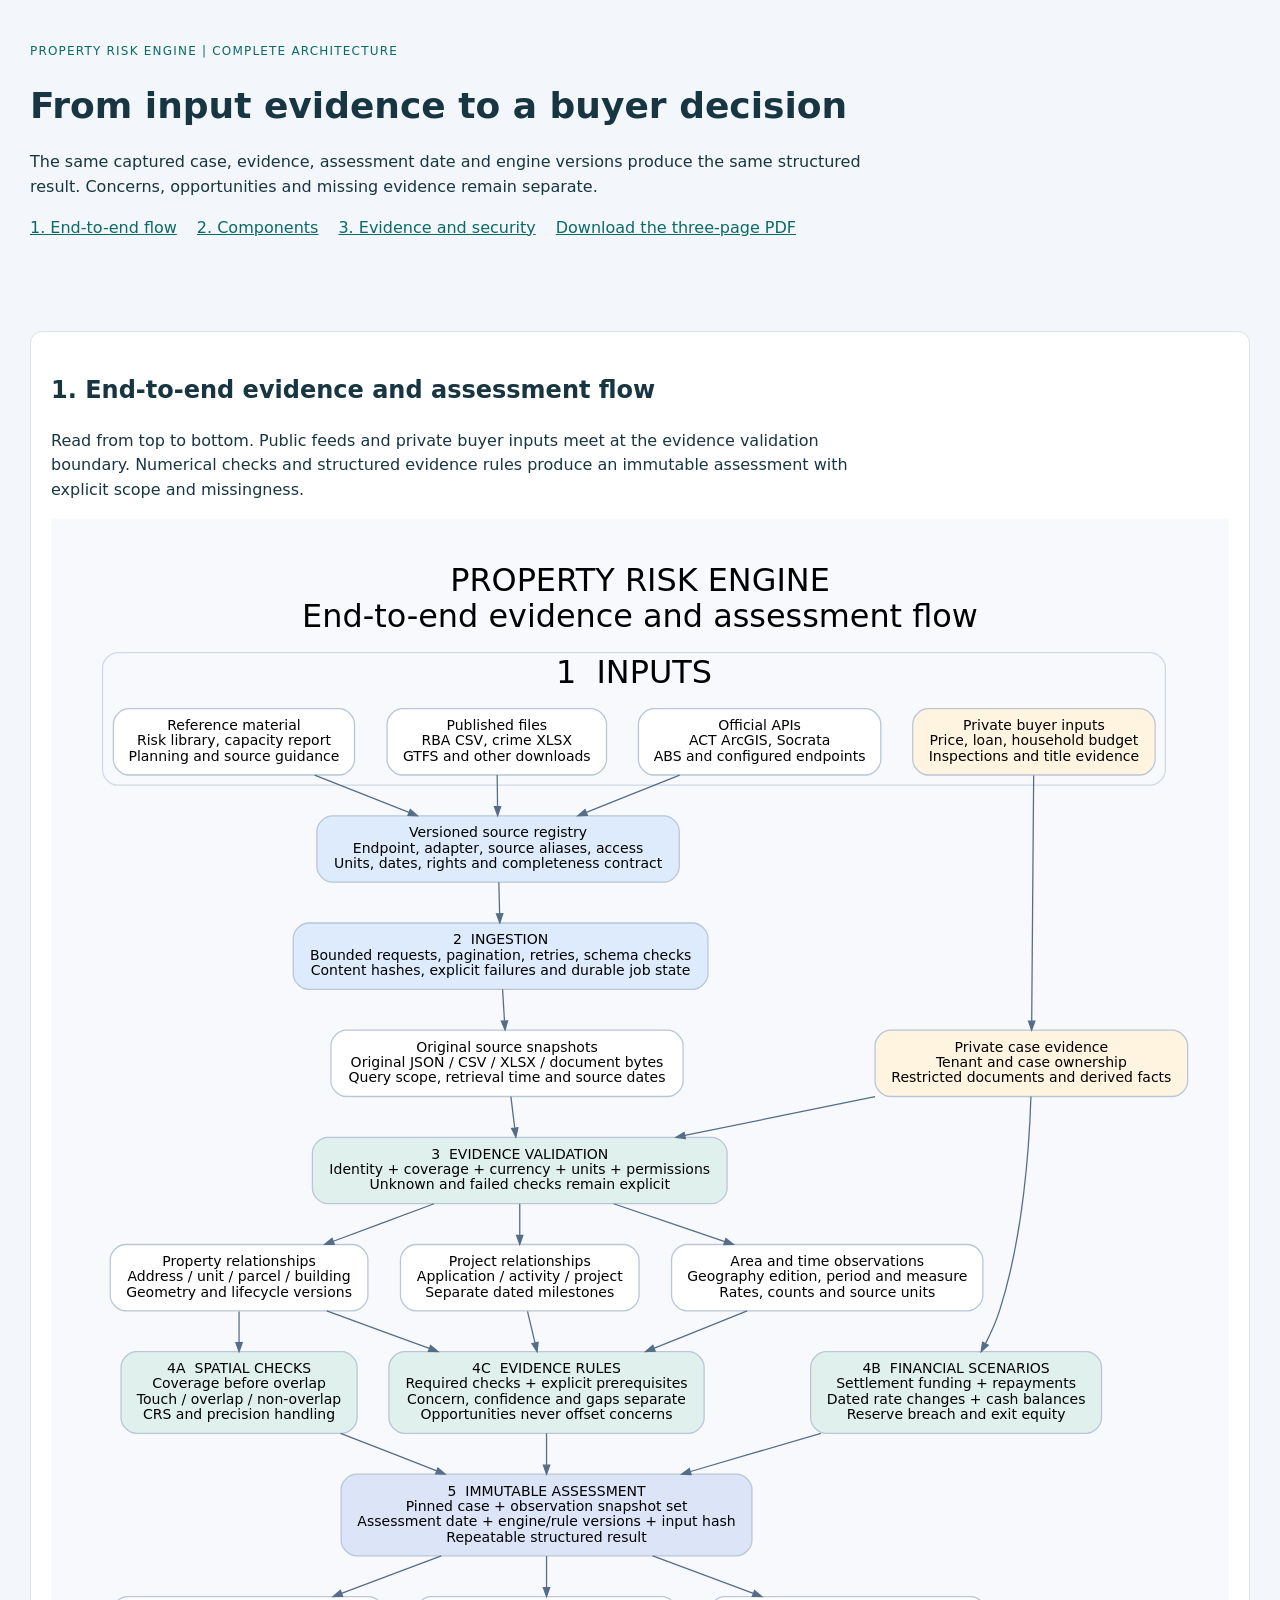
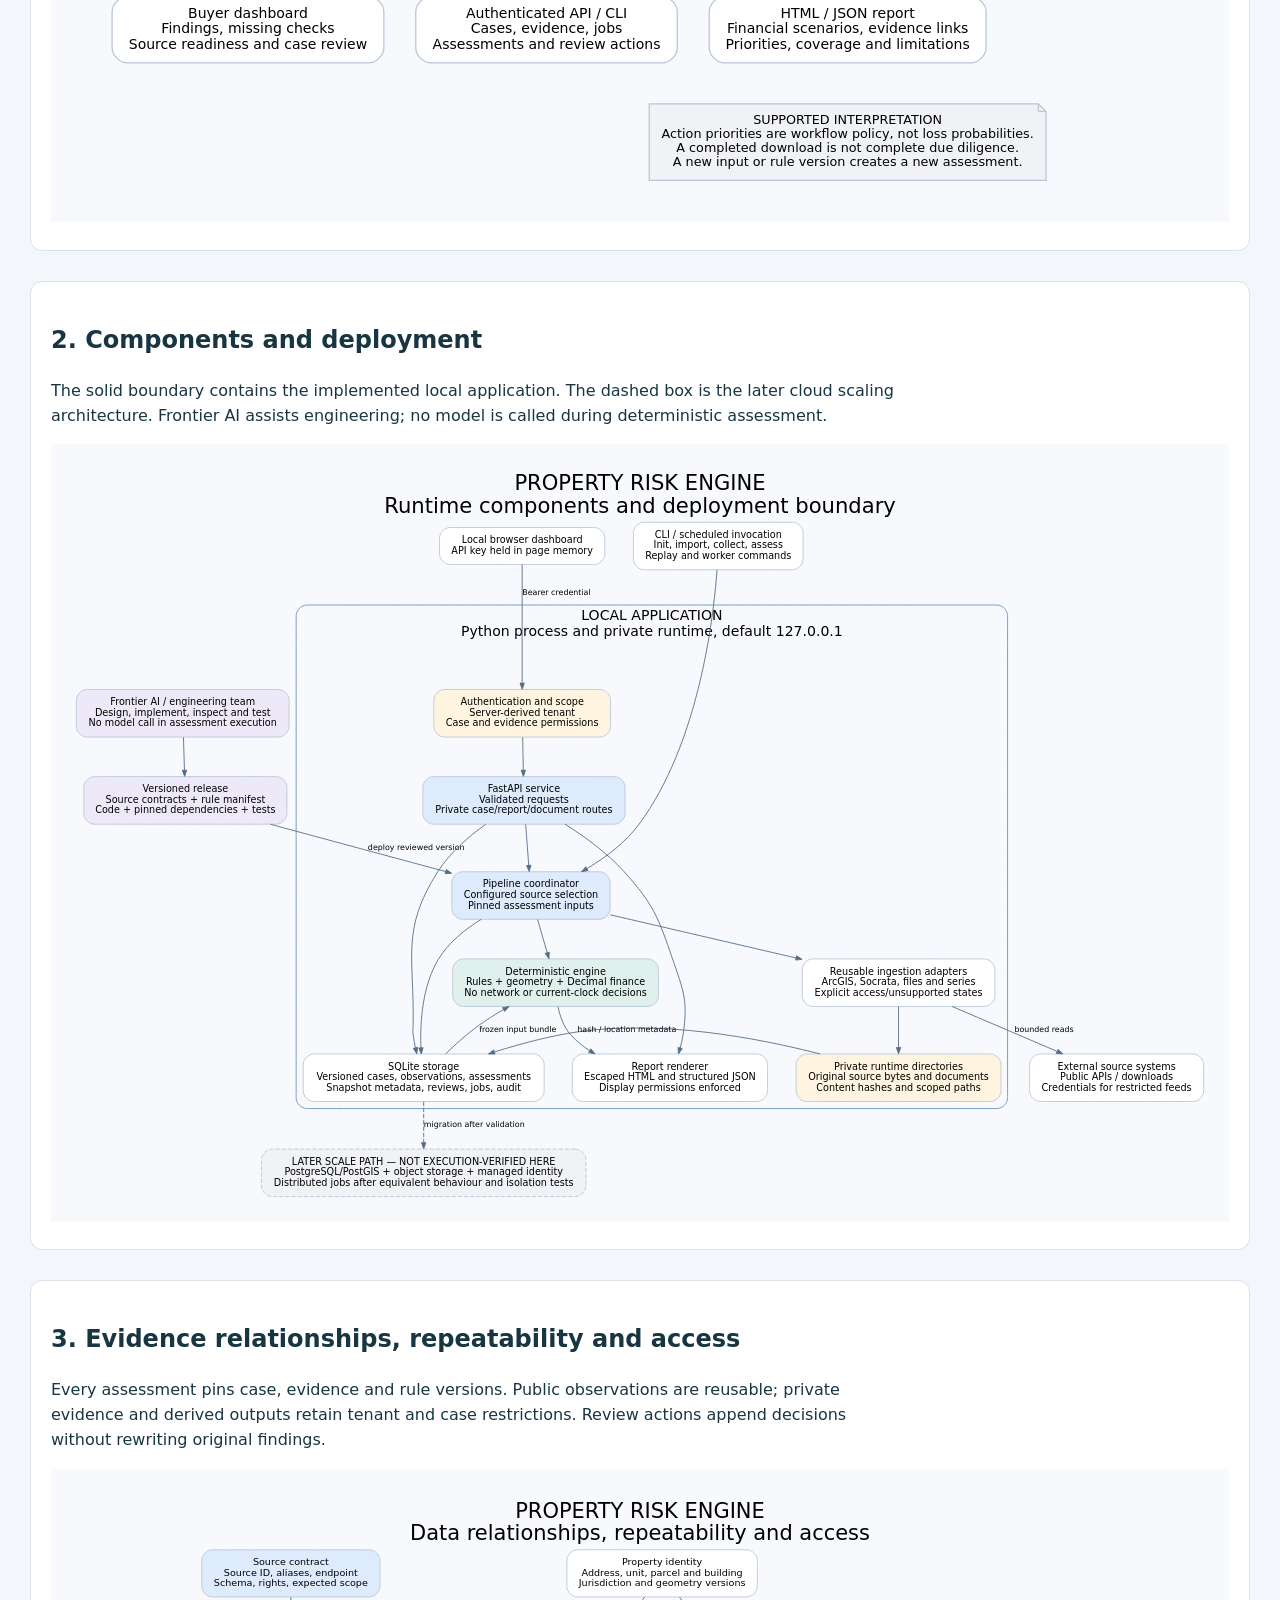
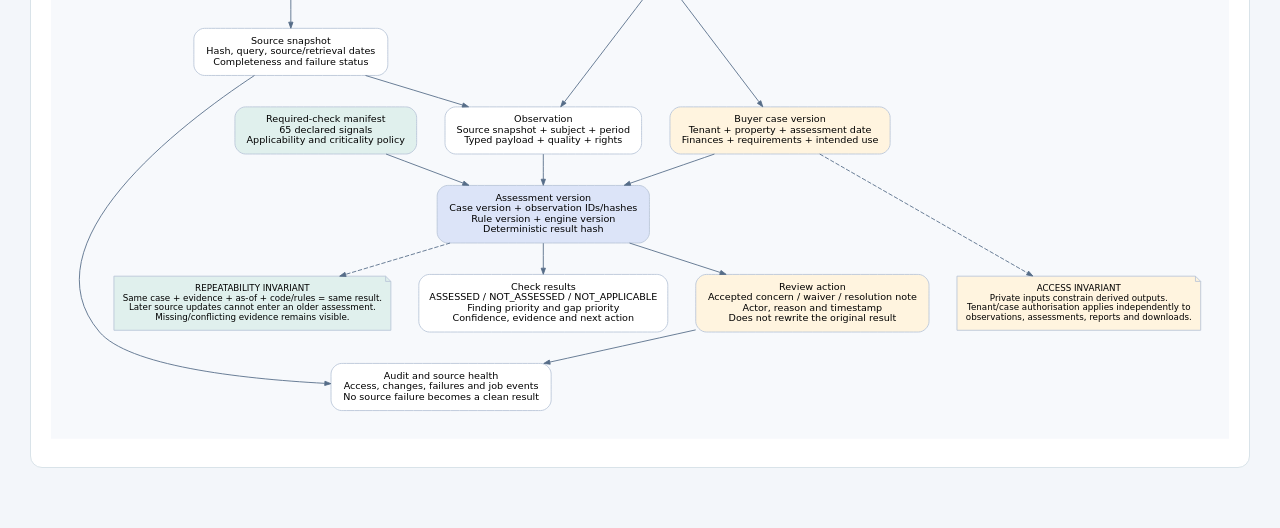
<file: docs/architecture_viewer.html>
<!doctype html><html lang="en-GB"><head><meta charset="utf-8"><meta name="viewport" content="width=device-width,initial-scale=1"><title>Property Risk Engine — architecture</title><style>body{margin:0;background:#f3f6fa;color:#183642;font:16px/1.55 system-ui,sans-serif}header,main{max-width:1300px;margin:auto;padding:30px}h1{font-size:36px;line-height:1.15}nav{display:flex;gap:20px;flex-wrap:wrap}a{color:#0b6a68}section{margin:30px 0;background:white;border:1px solid #d9e3e9;border-radius:12px;padding:20px}img{width:100%;height:auto}p{max-width:850px}.label{color:#0b6a68;text-transform:uppercase;font-size:12px;letter-spacing:.1em}</style></head><body><header><p class="label">Property Risk Engine | Complete architecture</p><h1>From input evidence to a buyer decision</h1><p>The same captured case, evidence, assessment date and engine versions produce the same structured result. Concerns, opportunities and missing evidence remain separate.</p><nav><a href="#flow">1. End-to-end flow</a><a href="#components">2. Components</a><a href="#evidence">3. Evidence and security</a><a href="Property_Risk_Architecture.pdf">Download the three-page PDF</a></nav></header><main><section id="flow"><h2>1. End-to-end evidence and assessment flow</h2><p>Read from top to bottom. Public feeds and private buyer inputs meet at the evidence validation boundary. Numerical checks and structured evidence rules produce an immutable assessment with explicit scope and missingness.</p><a href="architecture_end_to_end.svg"><img src="architecture_end_to_end.svg" alt="End-to-end property risk evidence flow"></a></section><section id="components"><h2>2. Components and deployment</h2><p>The solid boundary contains the implemented local application. The dashed box is the later cloud scaling architecture. Frontier AI assists engineering; no model is called during deterministic assessment.</p><a href="architecture_components.svg"><img src="architecture_components.svg" alt="Property risk engine runtime components"></a></section><section id="evidence"><h2>3. Evidence relationships, repeatability and access</h2><p>Every assessment pins case, evidence and rule versions. Public observations are reusable; private evidence and derived outputs retain tenant and case restrictions. Review actions append decisions without rewriting original findings.</p><a href="architecture_evidence.svg"><img src="architecture_evidence.svg" alt="Evidence relationships and access boundaries"></a></section></main></body></html>
</file>
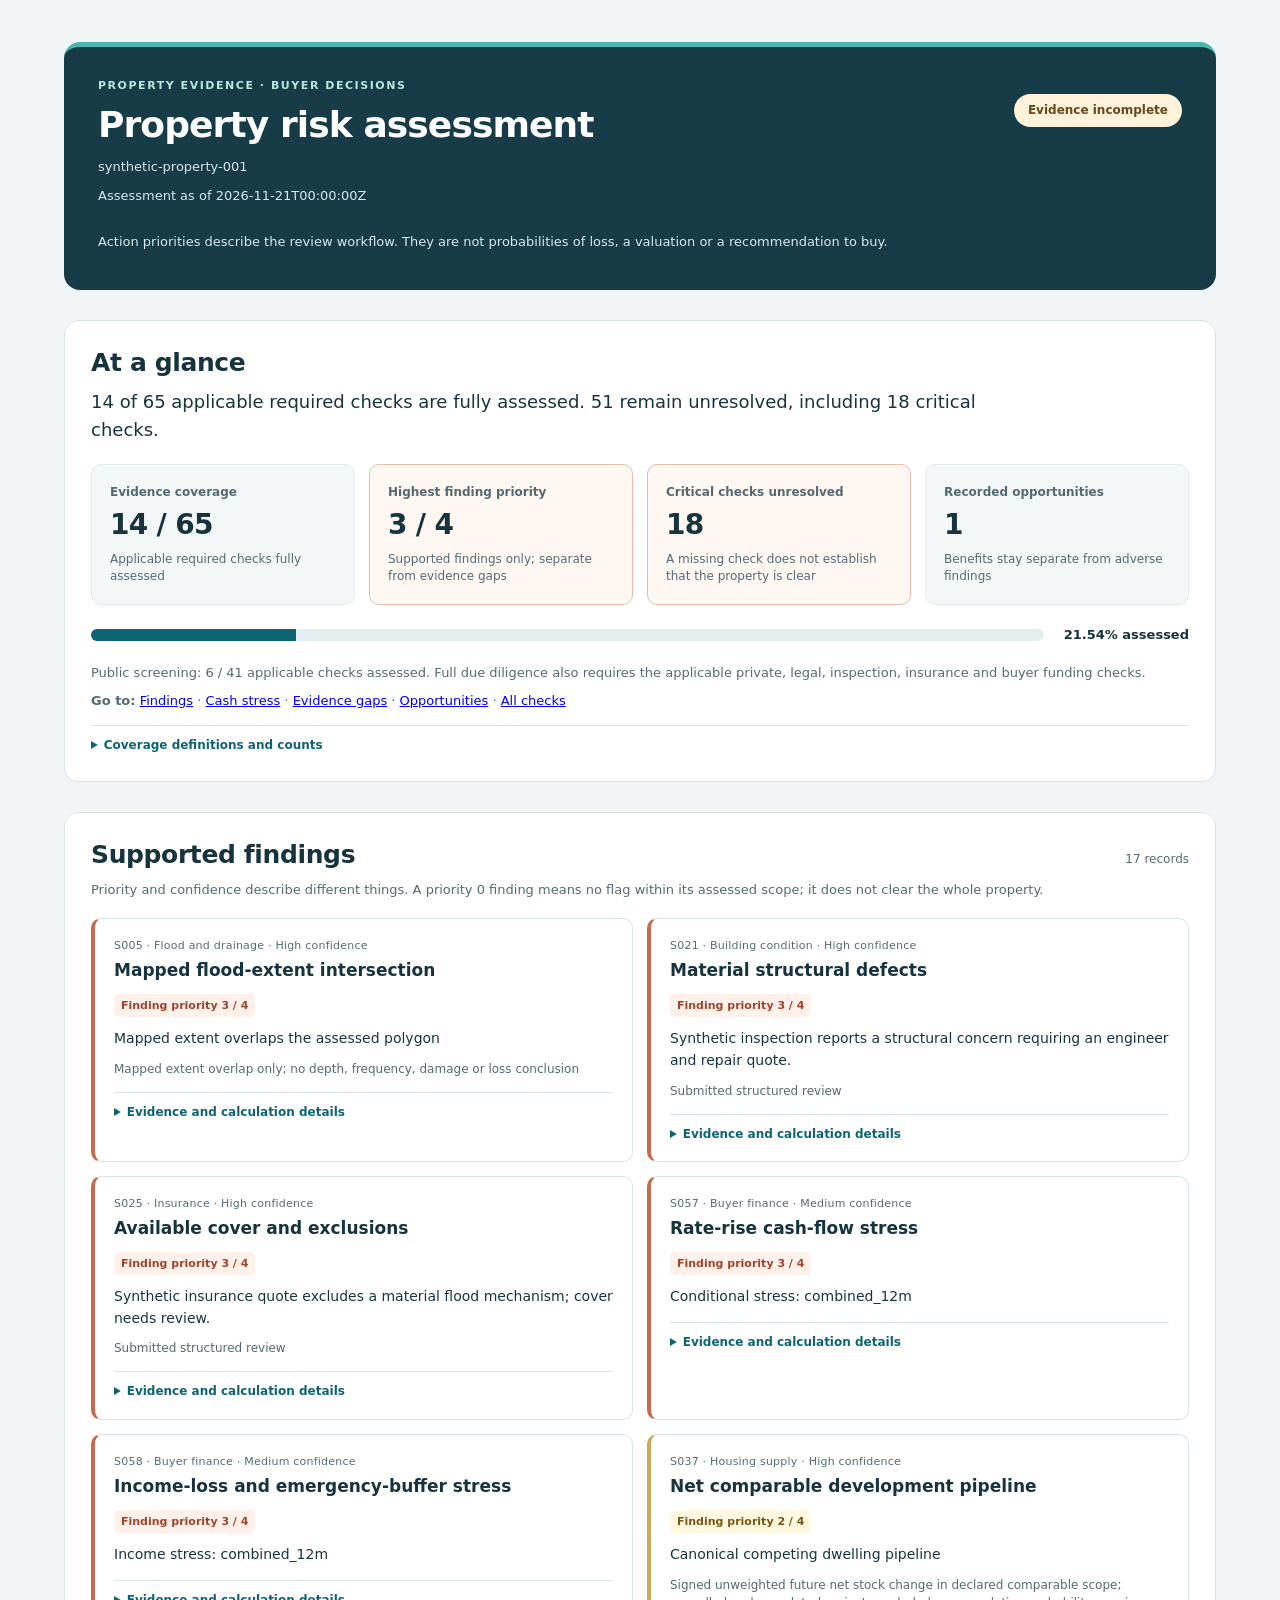
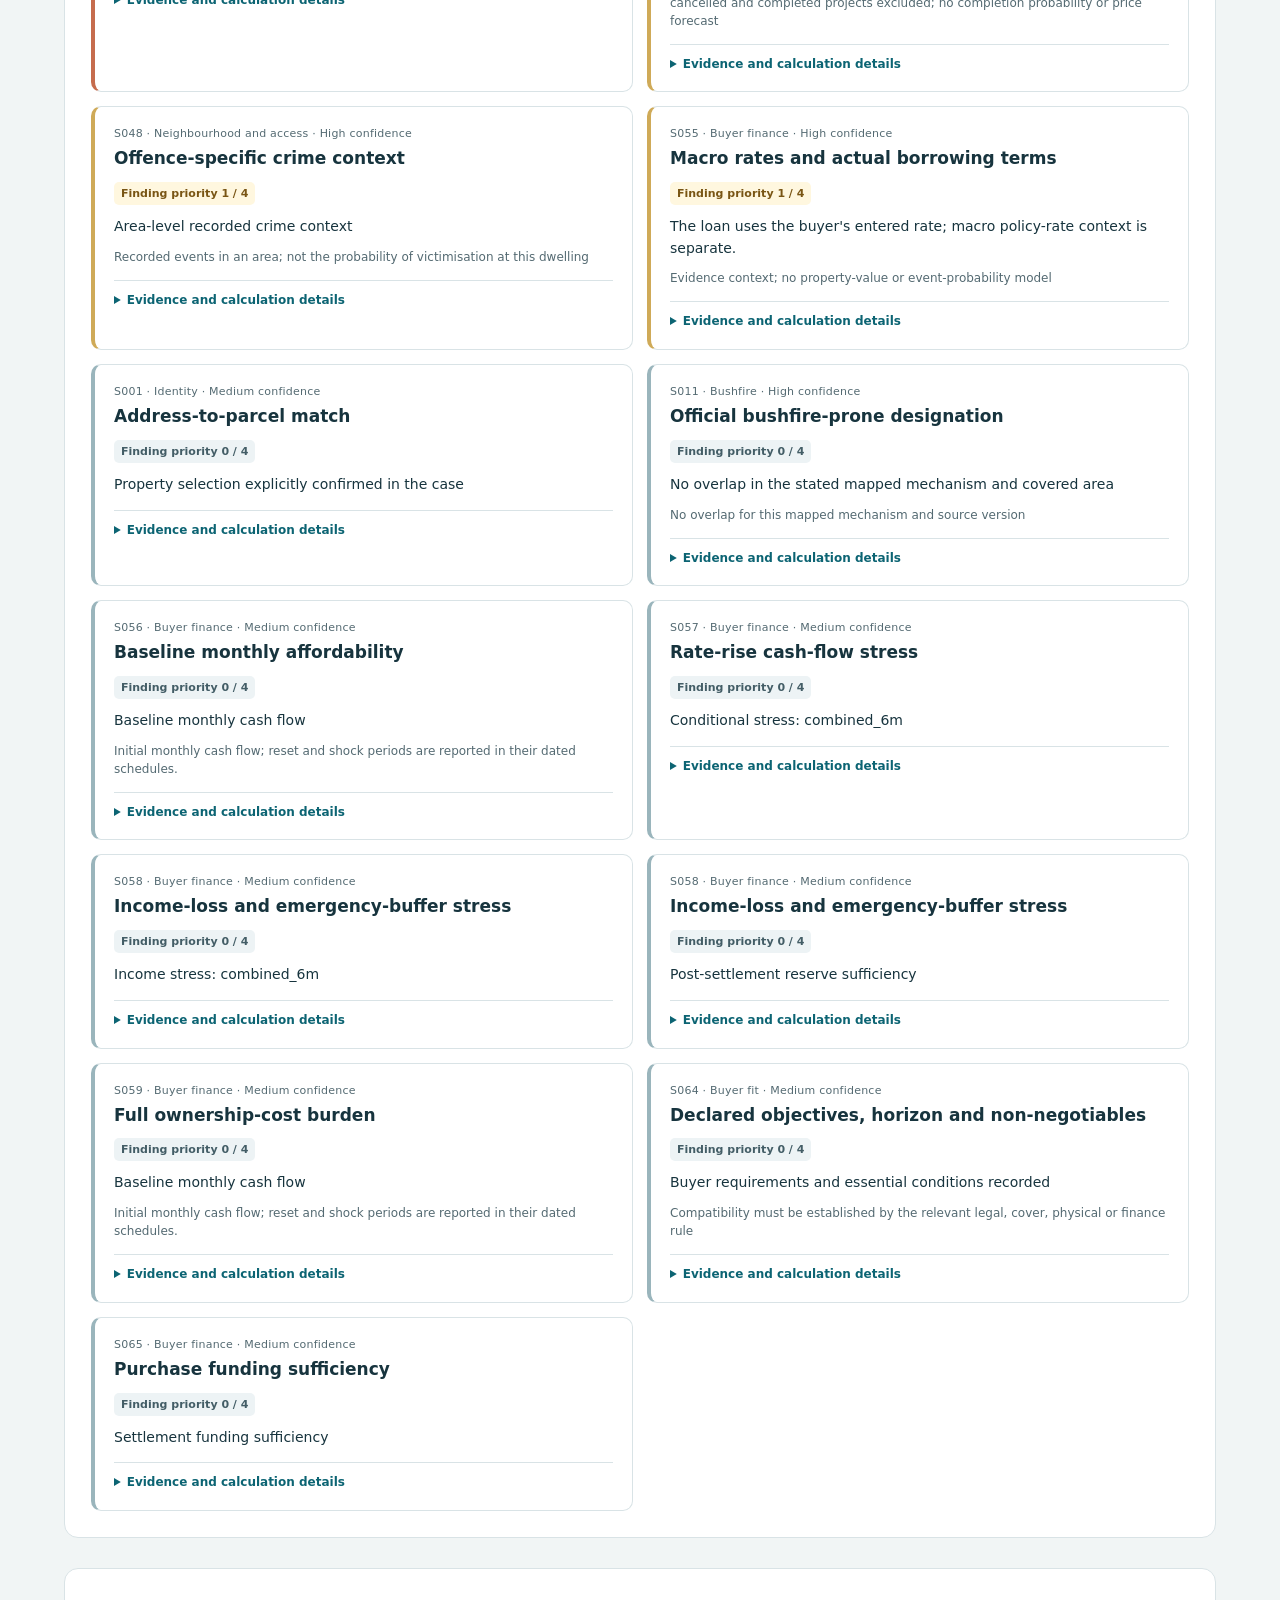
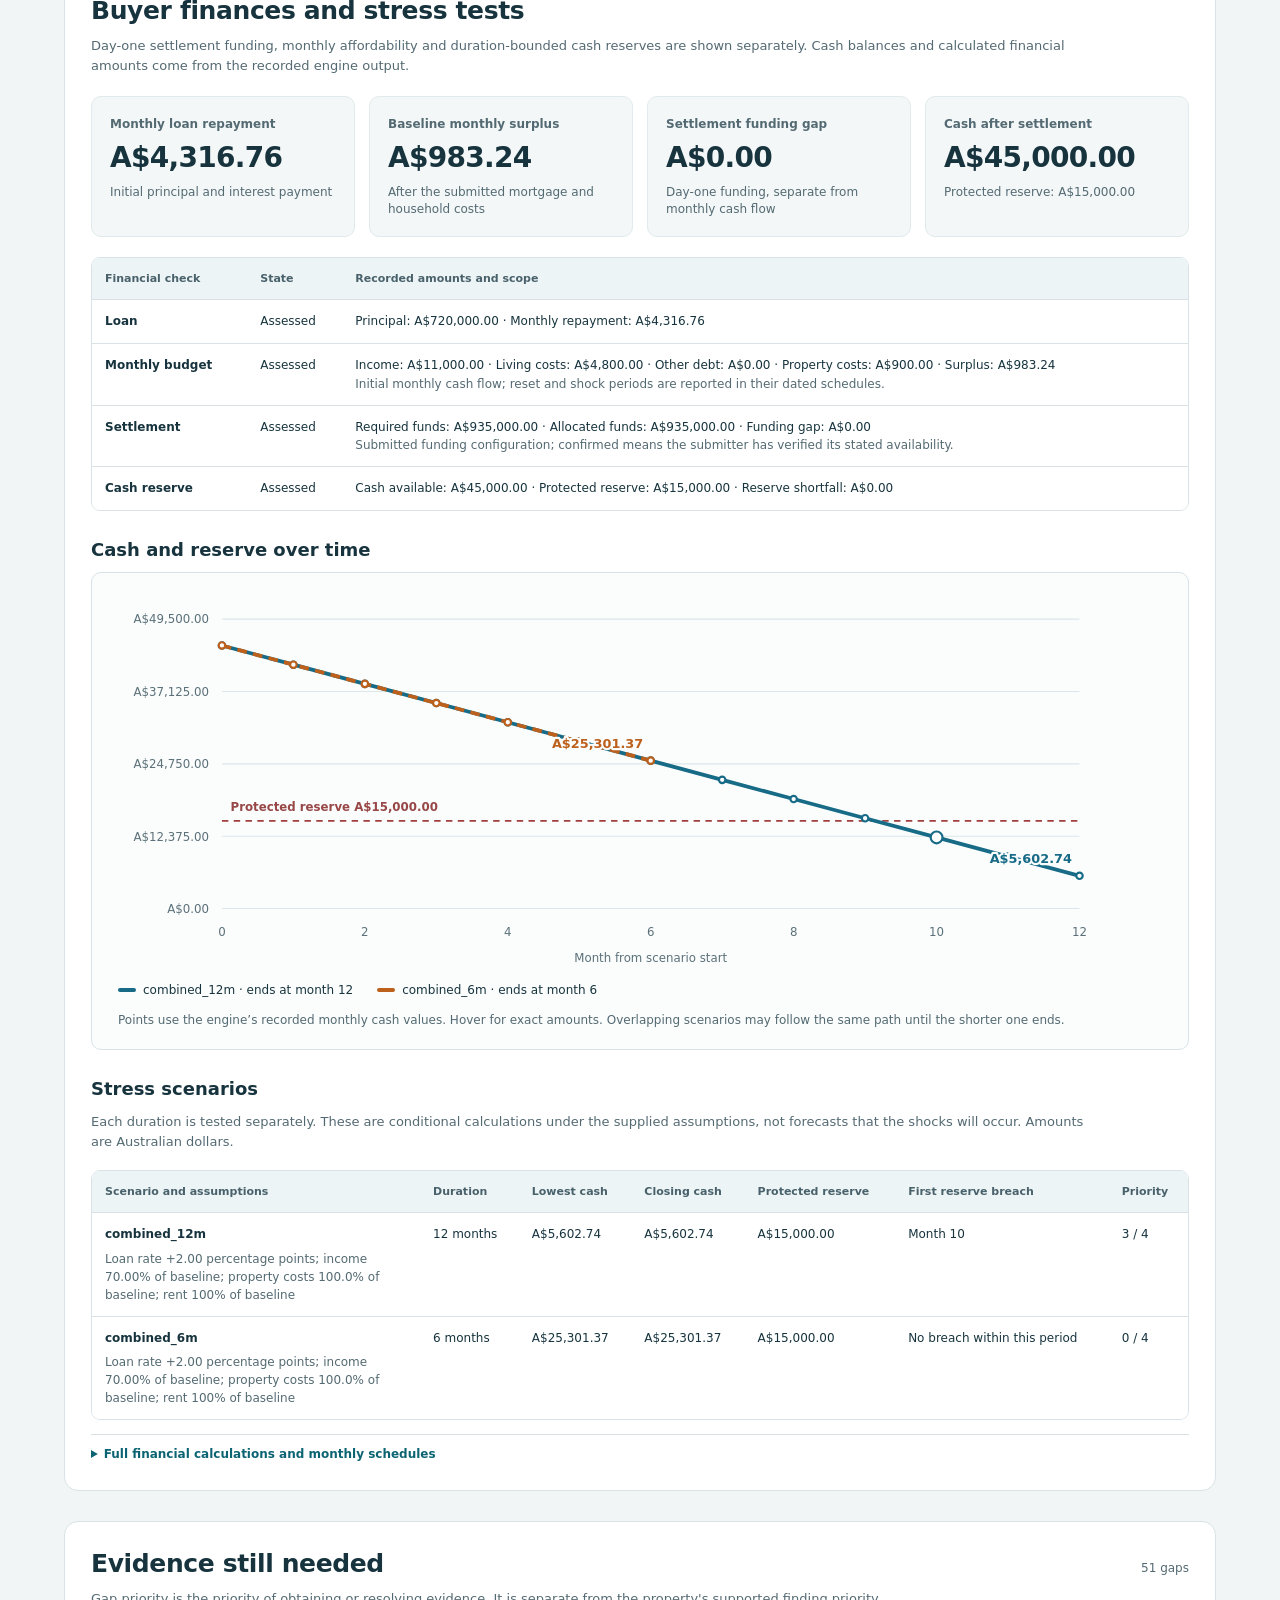
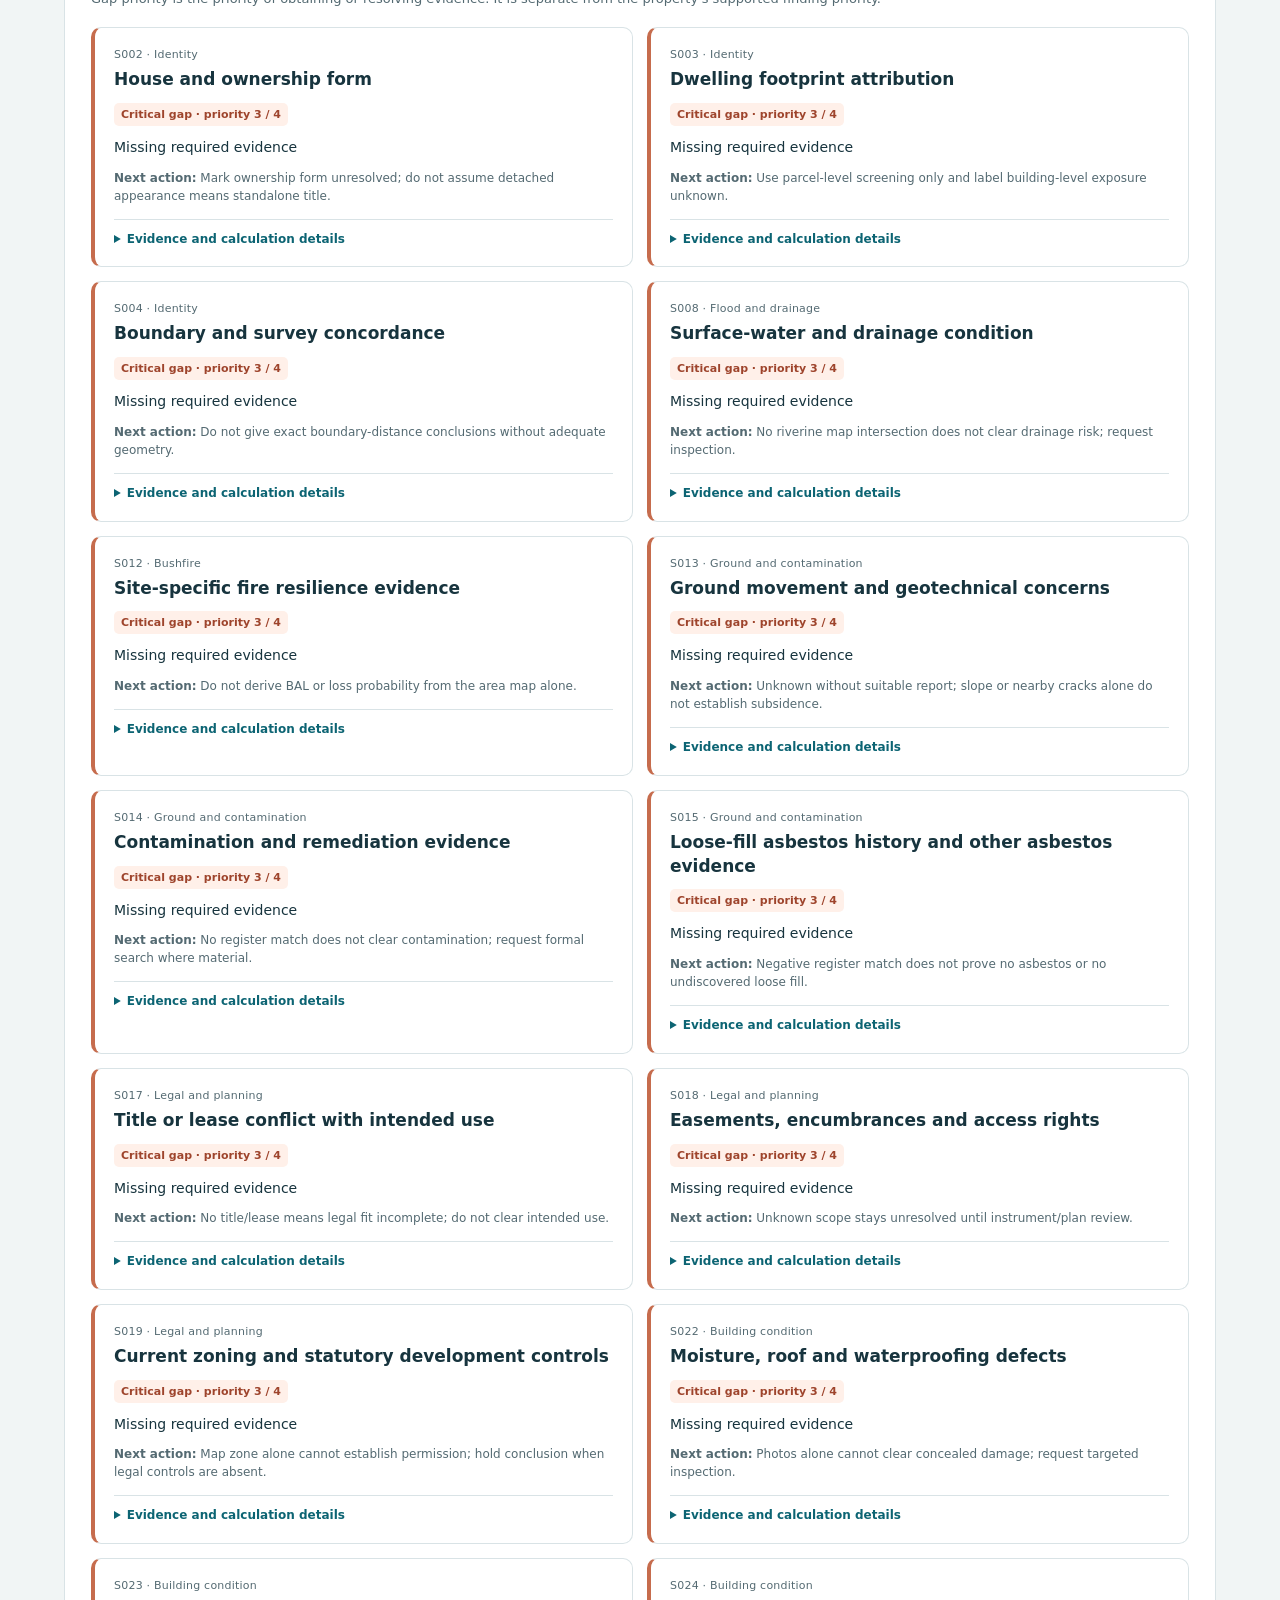
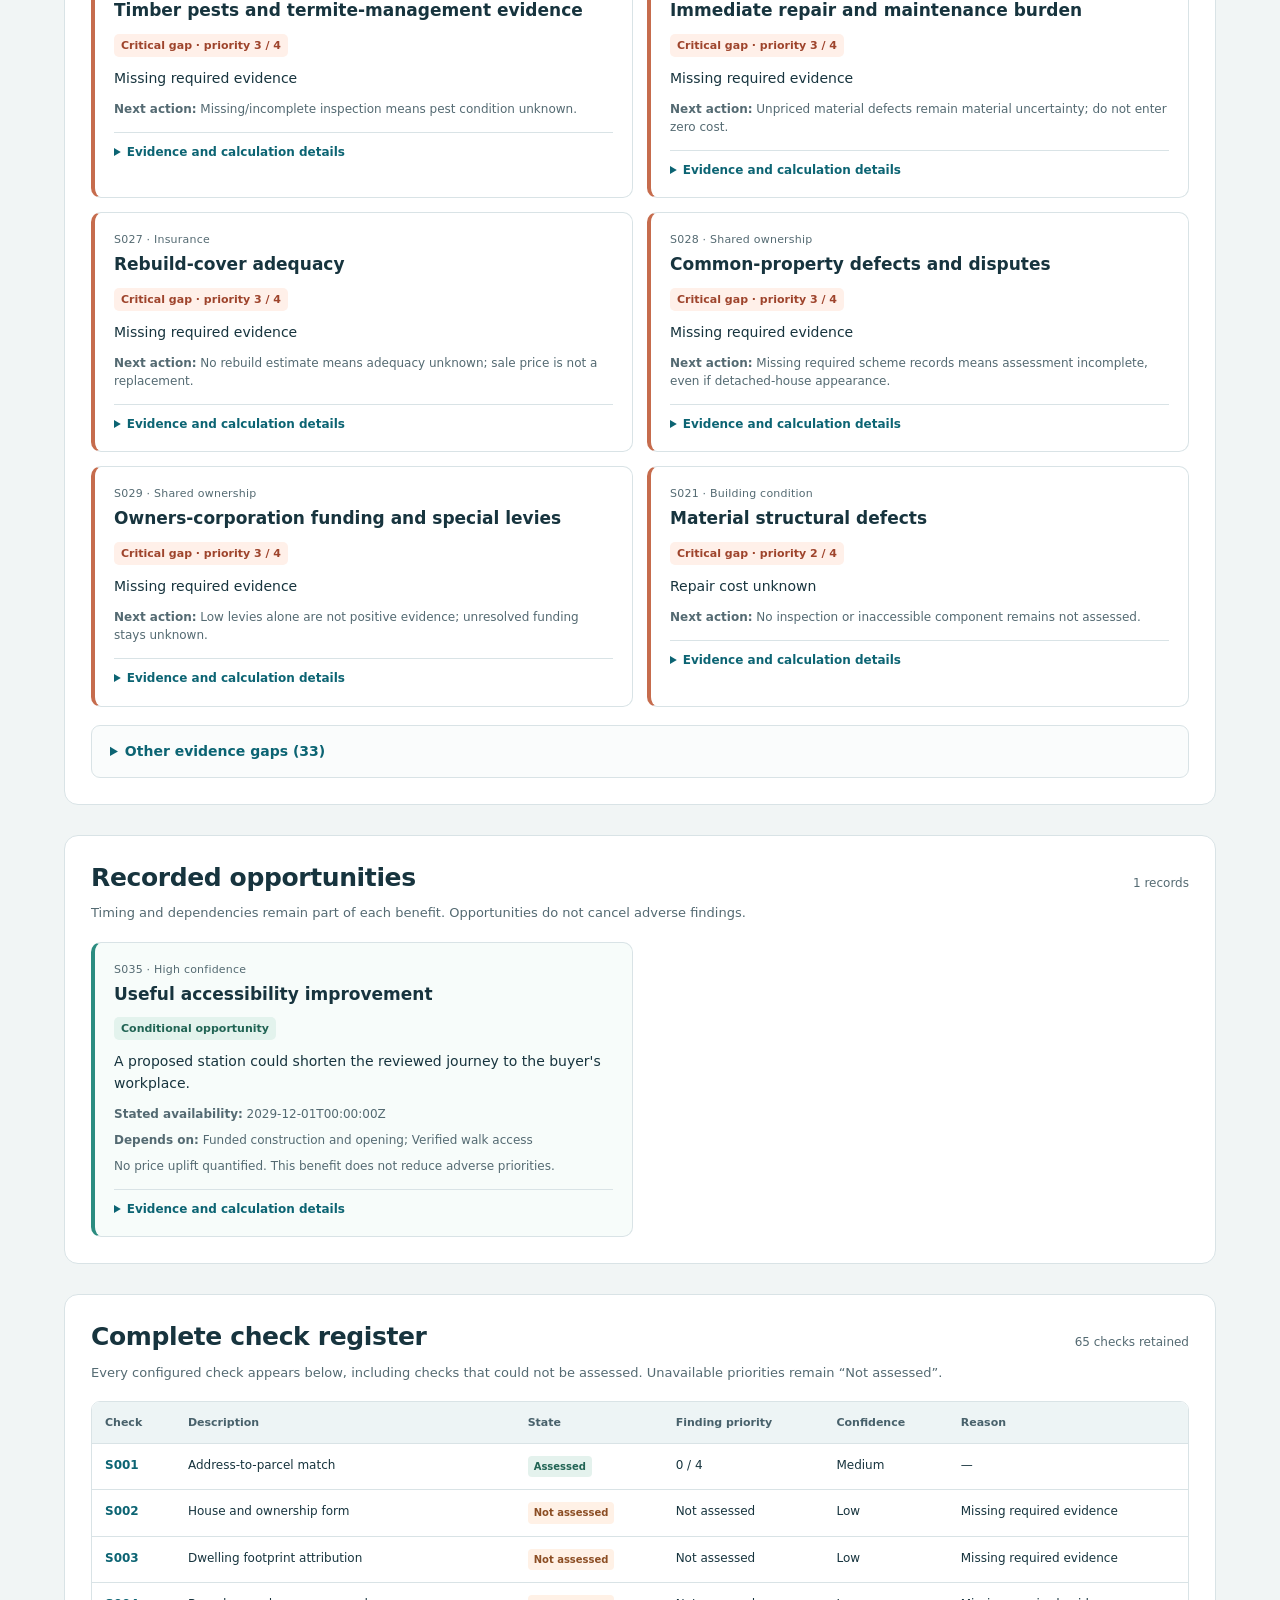
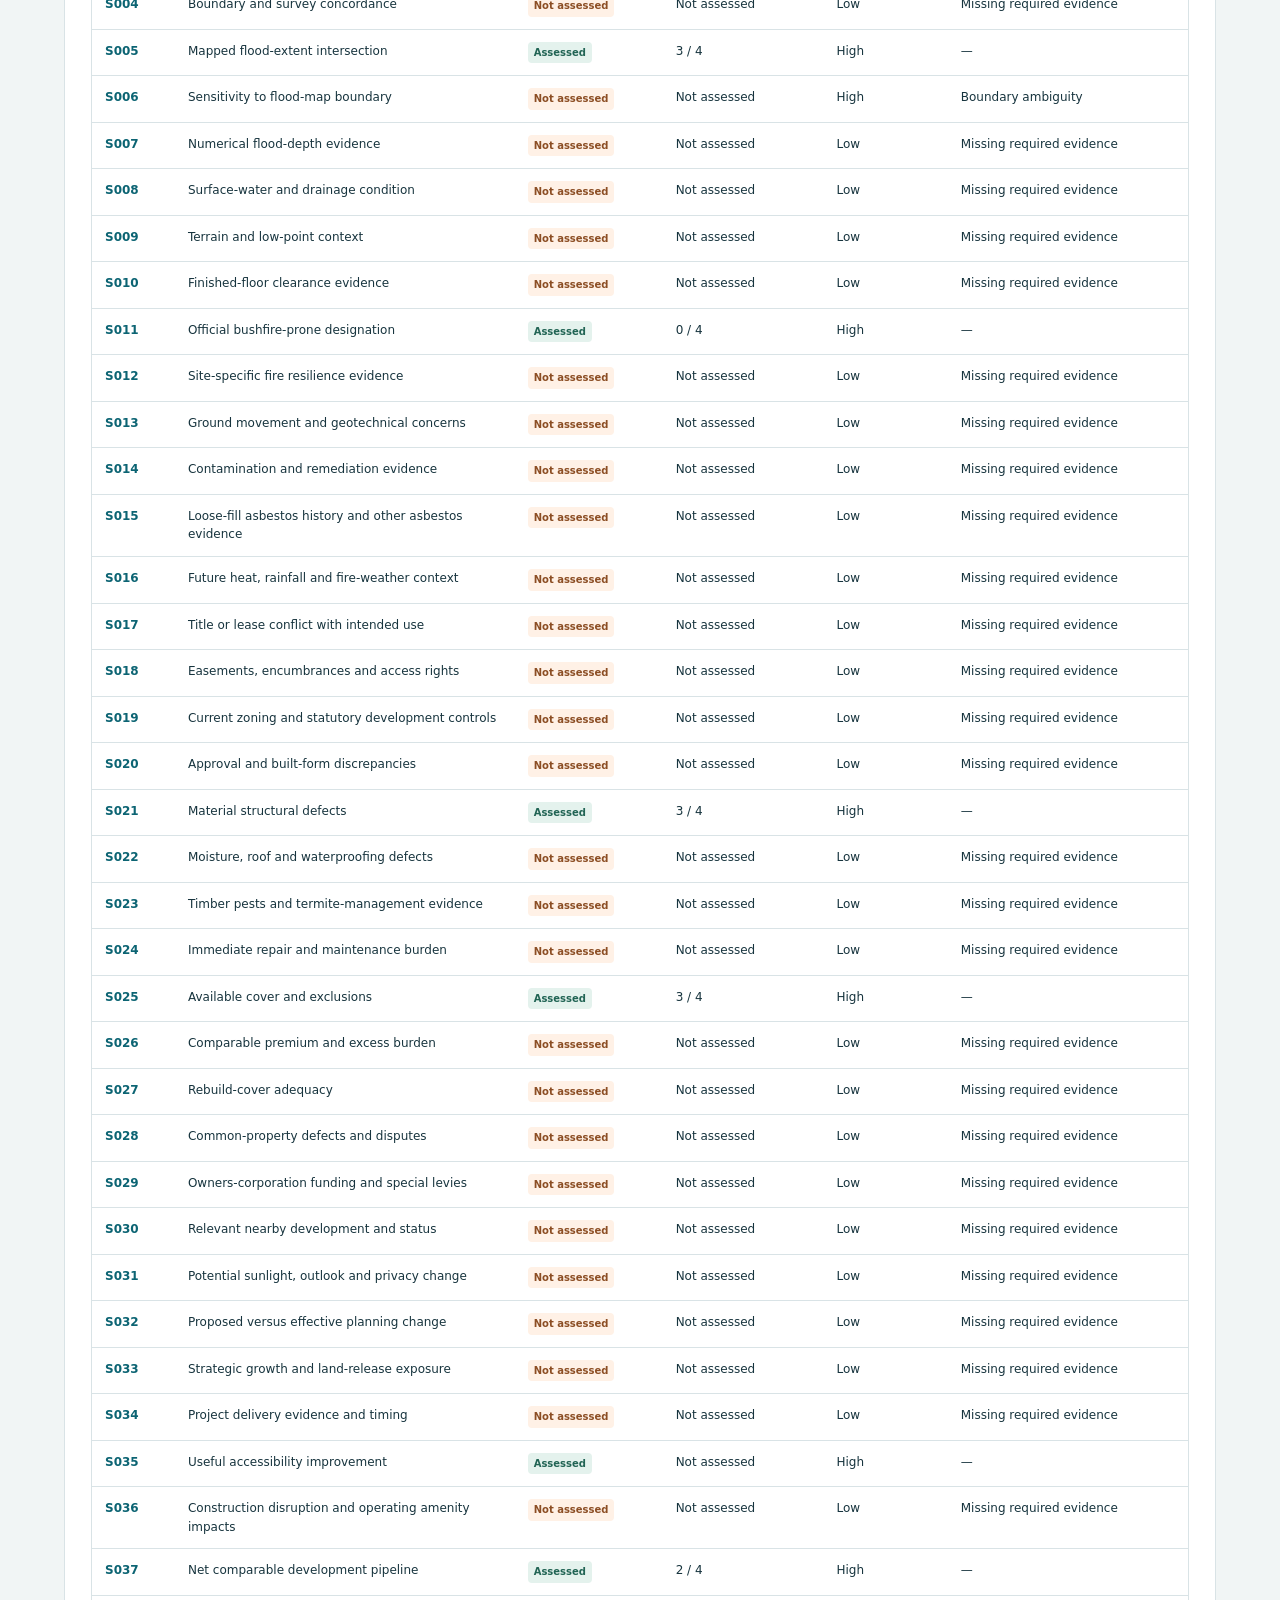
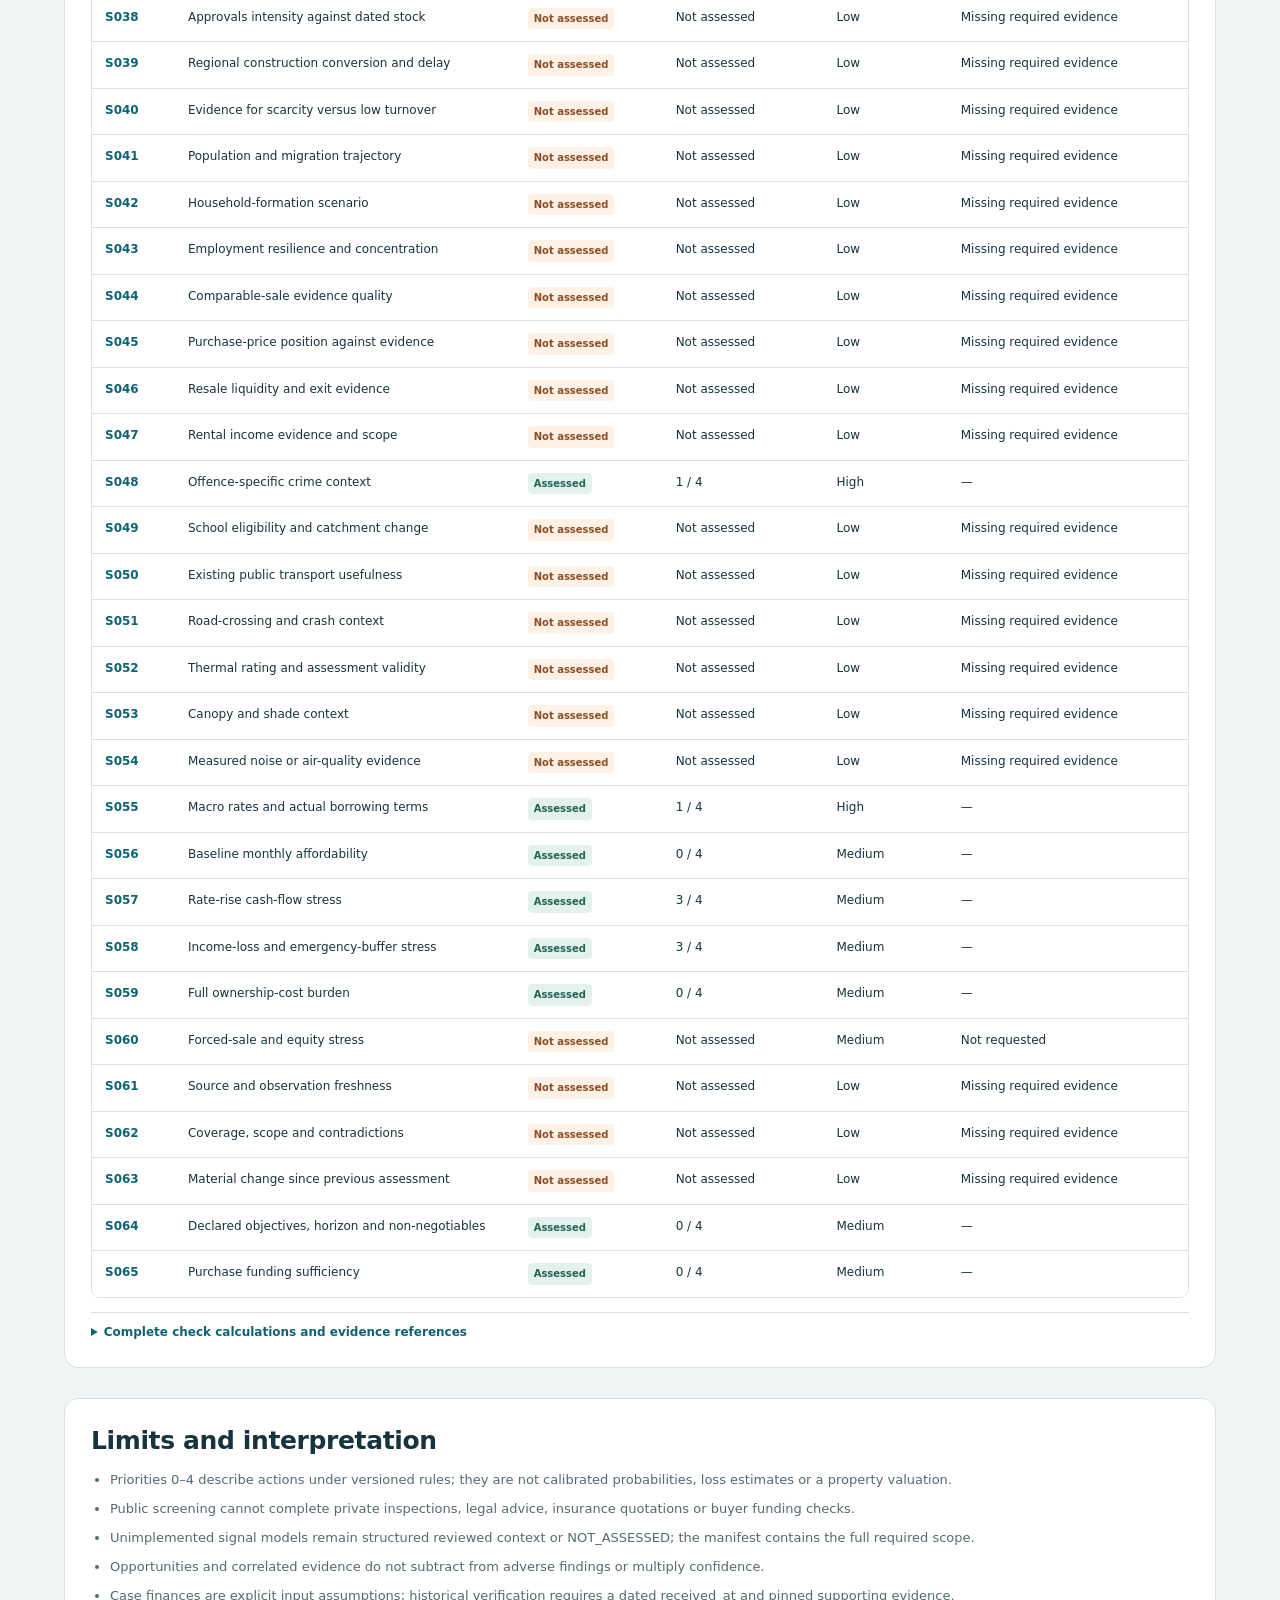
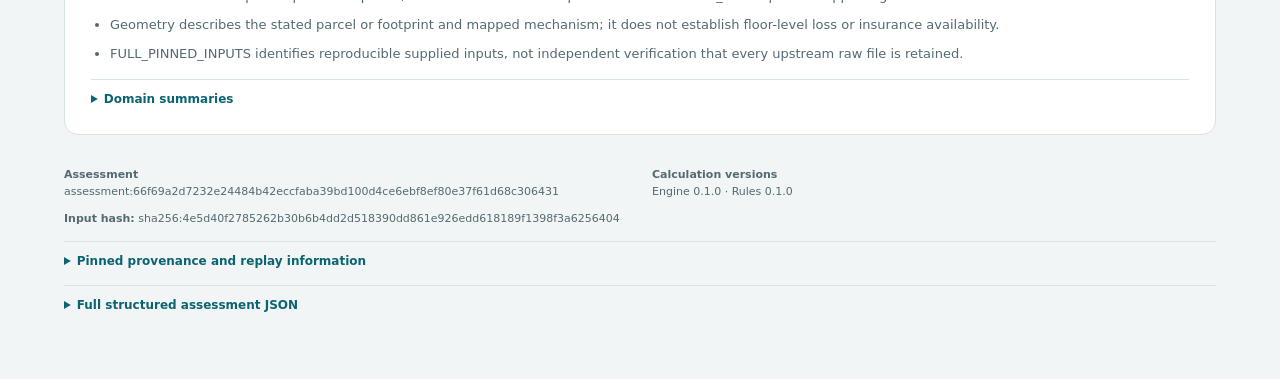
<file: examples/output/demo-report.html>
<!doctype html>
<html lang="en-GB"><head><meta charset="utf-8"><meta name="viewport" content="width=device-width, initial-scale=1"><meta name="referrer" content="no-referrer">
<title>Property risk assessment — synthetic-property-001</title><style>
:root{color-scheme:light;--ink:#17343e;--muted:#546a72;--line:#d9e3e6;--paper:#f1f5f5;--accent:#0c6473;--high:#9e442c;--high-bg:#fff0e9;--medium:#795514;--medium-bg:#fff7df}
*{box-sizing:border-box}body{font:15px/1.55 system-ui,-apple-system,BlinkMacSystemFont,'Segoe UI',sans-serif;color:var(--ink);background:var(--paper);margin:0}main{max-width:1220px;margin:0 auto;padding:42px 34px 64px}header{padding:30px 34px;background:#173c47;color:#fff;border-radius:16px;border-top:5px solid #49b7af}h1{font-size:36px;line-height:1.15;letter-spacing:-.025em;margin:10px 0 12px}h2{font-size:25px;line-height:1.25;margin:0 0 10px;letter-spacing:-.015em}h3{font-size:17px;line-height:1.4;margin:5px 0 10px}p{margin:8px 0}.eyebrow{text-transform:uppercase;letter-spacing:.14em;font-size:11px;font-weight:750;color:#b7e8df}.header-row{display:flex;gap:20px;align-items:flex-start;justify-content:space-between}.header-meta{font-size:13px;color:#d5e9ed;overflow-wrap:anywhere}.status{display:inline-block;background:#fff2db;color:#634819;border-radius:30px;padding:7px 14px;font-size:12px;font-weight:750;white-space:nowrap}.header-note{max-width:850px;color:#d5e9ed;font-size:13px;margin-top:18px}.intro{font-size:18px;max-width:950px;margin:0 0 16px}.section{margin-top:30px;background:#fff;border:1px solid var(--line);border-radius:14px;padding:26px}.section-heading{display:flex;align-items:center;justify-content:space-between;gap:20px}.section-note,.support,.muted{color:var(--muted)}.section-note{font-size:13px;max-width:1000px;margin:0 0 18px}.support{font-size:12px;line-height:1.5}.block{display:block;margin-top:6px}.metric-grid{display:grid;grid-template-columns:repeat(4,minmax(0,1fr));gap:14px;margin:20px 0}.metric{padding:18px;border-radius:10px;background:#f3f7f8;border:1px solid #e1eaec;min-width:0}.metric-label{font-size:12px;font-weight:650;color:var(--muted)}.metric-value{font-size:28px;font-weight:750;line-height:1.2;margin-top:7px;letter-spacing:-.025em;overflow-wrap:anywhere}.metric p{font-size:12px;line-height:1.45;color:var(--muted);margin:9px 0 0}.metric.high{border-color:#e8bba9;background:#fff7f2}.coverage-track{display:flex;align-items:center;gap:20px;margin:18px 0}.coverage-track progress{width:100%;height:12px;accent-color:var(--accent);border:0;border-radius:12px;overflow:hidden;background:#e4edef}.coverage-track progress::-webkit-progress-bar{background:#e4edef}.coverage-track progress::-webkit-progress-value{background:var(--accent)}.coverage-track strong{font-size:13px;white-space:nowrap}.scope-line{font-size:13px;color:var(--muted)}.card-grid{display:grid;grid-template-columns:repeat(2,minmax(0,1fr));gap:14px}.evidence-card{padding:18px 19px;background:#fff;border:1px solid var(--line);border-left:4px solid #9ab5bc;border-radius:10px;min-width:0}.evidence-card.high{border-left-color:#c66c4d}.evidence-card.medium{border-left-color:#cfaa58}.evidence-card.opportunity{border-left-color:#2b8c80;background:#f7fcfa}.card-meta{font-size:11px;letter-spacing:.02em;color:var(--muted);overflow-wrap:anywhere}.card-summary{font-size:14px;line-height:1.55;margin:10px 0}.tag{display:inline-block;font-size:11px;font-weight:700;border-radius:5px;padding:3px 7px;margin:1px 0;background:#edf3f5;color:#435d66}.tag.high{background:var(--high-bg);color:var(--high)}.tag.medium{background:var(--medium-bg);color:var(--medium)}.tag.opportunity{background:#e3f3ed;color:#216454}.evidence{border-top:1px solid var(--line);margin-top:14px;padding-top:10px}.evidence summary,.group-details>summary{font-size:12px;font-weight:650;color:var(--accent);cursor:pointer}.evidence pre{margin:12px 0 0;max-height:560px;overflow:auto;white-space:pre-wrap;overflow-wrap:anywhere;font:11px/1.5 ui-monospace,SFMono-Regular,Consolas,monospace;background:#f3f7f8;padding:14px;border-radius:6px}.group-details{margin-top:18px;padding:15px 18px;border:1px solid var(--line);border-radius:9px;background:#fafcfc}.group-details[open]>summary{margin-bottom:16px}.group-details>summary{font-size:14px}.empty{padding:15px;background:#f5f8f9;border-radius:8px}.table-wrap{overflow:auto;border:1px solid var(--line);border-radius:9px;margin-top:16px}table{width:100%;border-collapse:collapse;font-size:12px;background:#fff}th,td{text-align:left;padding:12px 13px;border-bottom:1px solid var(--line);vertical-align:top}thead th{font-size:11px;color:#48616b;background:#edf4f5;font-weight:750}tbody tr:last-child>*{border-bottom:0}tbody th{font-size:12px;min-width:120px}.scenario-table{min-width:910px}.scenario-table td:first-child{min-width:230px;max-width:300px}.scenario-table td:nth-child(n+2){font-variant-numeric:tabular-nums}.check-table{min-width:790px}.check-table th:nth-child(2){width:31%}.check-id{font-weight:750;color:var(--accent);white-space:nowrap}.state{font-size:10px;font-weight:700;white-space:nowrap;padding:3px 6px;display:inline-block;border-radius:4px;background:#eef3f4;color:#475f68}.state.assessed{background:#e4f2ed;color:#216454}.state.unassessed{background:#fff1e6;color:#8c4e24}.subheading{font-size:18px;margin:26px 0 10px}.chart-frame{border:1px solid var(--line);border-radius:10px;padding:14px 12px;background:#fbfdfd;overflow:hidden}.chart-frame svg{display:block;width:100%;height:auto;min-width:0}.chart-grid{stroke:#dce7ea;stroke-width:1}.axis-label{font-size:11px;fill:#5c7179}.reserve-line{stroke:#a13f3f;stroke-width:1.6;stroke-dasharray:6 5}.reserve-label{font-size:11px;font-weight:700;fill:#984747;paint-order:stroke;stroke:#fbfdfd;stroke-width:4px;stroke-linejoin:round}.ending-label{font-size:12px;font-weight:750;paint-order:stroke;stroke:#fbfdfd;stroke-width:4px;stroke-linejoin:round}.chart-legend{display:flex;flex-wrap:wrap;gap:10px 24px;font-size:12px;margin:8px 14px 12px}.chart-legend span{display:flex;align-items:center;gap:7px}.chart-legend i{width:18px;height:4px;display:inline-block;border-radius:2px}.chart-frame .support{margin:0 14px 6px}.limitations{padding-left:19px;font-size:13px;color:var(--muted)}.limitations li{margin:9px 0}.count{font-size:12px;color:var(--muted);white-space:nowrap}footer{margin-top:26px;color:var(--muted);font-size:11px;overflow-wrap:anywhere}footer p{margin:5px 0}.provenance-grid{display:grid;grid-template-columns:repeat(2,minmax(0,1fr));gap:8px 24px}
@media(max-width:900px){.metric-grid{grid-template-columns:repeat(2,minmax(0,1fr))}.card-grid{grid-template-columns:1fr}main{padding:22px 18px 40px}.section{padding:21px}header{padding:26px}.metric-value{font-size:26px}}
@media(max-width:560px){main{padding:12px 10px 30px}.header-row{display:block}.status{margin-top:12px}header{padding:22px}.section{padding:18px}.metric-grid{gap:9px}.metric{padding:13px}.metric-value{font-size:22px}.metric-label{font-size:11px}h1{font-size:29px}h2{font-size:23px}.intro{font-size:16px}.section-heading{align-items:flex-start}.provenance-grid{grid-template-columns:1fr}.chart-frame{padding:7px 3px}.chart-legend{font-size:11px;gap:8px}.coverage-track{gap:10px}.evidence-card{padding:15px}}
@media print{body{background:#fff}main{max-width:none;padding:0}header{print-color-adjust:exact;-webkit-print-color-adjust:exact}.section{padding:18px;margin-top:20px}.metric-grid{grid-template-columns:repeat(4,minmax(0,1fr))}.metric-value{font-size:21px}.card-grid{grid-template-columns:repeat(2,minmax(0,1fr))}.evidence-card,.metric,.chart-frame,tr{break-inside:avoid}h2,h3{break-after:avoid}.table-wrap{overflow:visible}.scenario-table,.check-table{min-width:0}th,td{padding:8px}footer{font-size:10px}}
</style></head><body><main>
<header><div class="eyebrow">Property evidence · Buyer decisions</div><div class="header-row"><div><h1>Property risk assessment</h1><p class="header-meta">synthetic-property-001</p><p class="header-meta">Assessment as of 2026-11-21T00:00:00Z</p></div><span class="status">Evidence incomplete</span></div>
<p class="header-note">Action priorities describe the review workflow. They are not probabilities of loss, a valuation or a recommendation to buy.</p></header>
<section class="section" aria-labelledby="summary-heading"><h2 id="summary-heading">At a glance</h2><p class="intro">14 of 65 applicable required checks are fully assessed. 51 remain unresolved, including 18 critical checks.</p><div class="metric-grid"><div class="metric "><div class="metric-label">Evidence coverage</div><div class="metric-value">14 / 65</div><p>Applicable required checks fully assessed</p></div><div class="metric high"><div class="metric-label">Highest finding priority</div><div class="metric-value">3 / 4</div><p>Supported findings only; separate from evidence gaps</p></div><div class="metric high"><div class="metric-label">Critical checks unresolved</div><div class="metric-value">18</div><p>A missing check does not establish that the property is clear</p></div><div class="metric "><div class="metric-label">Recorded opportunities</div><div class="metric-value">1</div><p>Benefits stay separate from adverse findings</p></div></div><div class="coverage-track"><progress max="100" value="21.54" aria-label="Required evidence coverage"></progress><strong>21.54% assessed</strong></div><p class="scope-line">Public screening: 6 / 41 applicable checks assessed. Full due diligence also requires the applicable private, legal, inspection, insurance and buyer funding checks.</p><p class="scope-line"><strong>Go to:</strong> <a href="#findings-heading">Findings</a> · <a href="#finance-heading">Cash stress</a> · <a href="#gaps-heading">Evidence gaps</a> · <a href="#opportunities-heading">Opportunities</a> · <a href="#checks-heading">All checks</a></p><details class="evidence"><summary>Coverage definitions and counts</summary><pre>{
  &quot;assessed&quot;: 14,
  &quot;complete&quot;: false,
  &quot;critical_gaps&quot;: [
    &quot;S002&quot;,
    &quot;S003&quot;,
    &quot;S004&quot;,
    &quot;S008&quot;,
    &quot;S012&quot;,
    &quot;S013&quot;,
    &quot;S014&quot;,
    &quot;S015&quot;,
    &quot;S017&quot;,
    &quot;S018&quot;,
    &quot;S019&quot;,
    &quot;S021&quot;,
    &quot;S022&quot;,
    &quot;S023&quot;,
    &quot;S024&quot;,
    &quot;S027&quot;,
    &quot;S028&quot;,
    &quot;S029&quot;
  ],
  &quot;full_due_diligence&quot;: {
    &quot;assessed&quot;: 14,
    &quot;complete&quot;: false,
    &quot;critical_gaps&quot;: [
      &quot;S002&quot;,
      &quot;S003&quot;,
      &quot;S004&quot;,
      &quot;S008&quot;,
      &quot;S012&quot;,
      &quot;S013&quot;,
      &quot;S014&quot;,
      &quot;S015&quot;,
      &quot;S017&quot;,
      &quot;S018&quot;,
      &quot;S019&quot;,
      &quot;S021&quot;,
      &quot;S022&quot;,
      &quot;S023&quot;,
      &quot;S024&quot;,
      &quot;S027&quot;,
      &quot;S028&quot;,
      &quot;S029&quot;
    ],
    &quot;not_applicable&quot;: 0,
    &quot;not_assessed&quot;: 51,
    &quot;percentage&quot;: 21.54,
    &quot;ratio&quot;: 0.215385,
    &quot;reason&quot;: null,
    &quot;required&quot;: 65,
    &quot;required_applicable&quot;: 65,
    &quot;unresolved_checks&quot;: [
      &quot;S002&quot;,
      &quot;S003&quot;,
      &quot;S004&quot;,
      &quot;S006&quot;,
      &quot;S007&quot;,
      &quot;S008&quot;,
      &quot;S009&quot;,
      &quot;S010&quot;,
      &quot;S012&quot;,
      &quot;S013&quot;,
      &quot;S014&quot;,
      &quot;S015&quot;,
      &quot;S016&quot;,
      &quot;S017&quot;,
      &quot;S018&quot;,
      &quot;S019&quot;,
      &quot;S020&quot;,
      &quot;S021&quot;,
      &quot;S022&quot;,
      &quot;S023&quot;,
      &quot;S024&quot;,
      &quot;S026&quot;,
      &quot;S027&quot;,
      &quot;S028&quot;,
      &quot;S029&quot;,
      &quot;S030&quot;,
      &quot;S031&quot;,
      &quot;S032&quot;,
      &quot;S033&quot;,
      &quot;S034&quot;,
      &quot;S036&quot;,
      &quot;S038&quot;,
      &quot;S039&quot;,
      &quot;S040&quot;,
      &quot;S041&quot;,
      &quot;S042&quot;,
      &quot;S043&quot;,
      &quot;S044&quot;,
      &quot;S045&quot;,
      &quot;S046&quot;,
      &quot;S047&quot;,
      &quot;S049&quot;,
      &quot;S050&quot;,
      &quot;S051&quot;,
      &quot;S052&quot;,
      &quot;S053&quot;,
      &quot;S054&quot;,
      &quot;S060&quot;,
      &quot;S061&quot;,
      &quot;S062&quot;,
      &quot;S063&quot;
    ]
  },
  &quot;not_applicable&quot;: 0,
  &quot;not_assessed&quot;: 51,
  &quot;percentage&quot;: 21.54,
  &quot;public_screen&quot;: {
    &quot;assessed&quot;: 6,
    &quot;complete&quot;: false,
    &quot;critical_gaps&quot;: [
      &quot;S002&quot;,
      &quot;S003&quot;,
      &quot;S004&quot;,
      &quot;S012&quot;
    ],
    &quot;not_applicable&quot;: 0,
    &quot;not_assessed&quot;: 35,
    &quot;percentage&quot;: 14.63,
    &quot;ratio&quot;: 0.146341,
    &quot;reason&quot;: null,
    &quot;required&quot;: 41,
    &quot;required_applicable&quot;: 41,
    &quot;unresolved_checks&quot;: [
      &quot;S002&quot;,
      &quot;S003&quot;,
      &quot;S004&quot;,
      &quot;S006&quot;,
      &quot;S007&quot;,
      &quot;S009&quot;,
      &quot;S010&quot;,
      &quot;S012&quot;,
      &quot;S016&quot;,
      &quot;S020&quot;,
      &quot;S030&quot;,
      &quot;S031&quot;,
      &quot;S032&quot;,
      &quot;S033&quot;,
      &quot;S034&quot;,
      &quot;S036&quot;,
      &quot;S038&quot;,
      &quot;S039&quot;,
      &quot;S040&quot;,
      &quot;S041&quot;,
      &quot;S042&quot;,
      &quot;S043&quot;,
      &quot;S044&quot;,
      &quot;S045&quot;,
      &quot;S046&quot;,
      &quot;S047&quot;,
      &quot;S049&quot;,
      &quot;S050&quot;,
      &quot;S051&quot;,
      &quot;S052&quot;,
      &quot;S053&quot;,
      &quot;S054&quot;,
      &quot;S061&quot;,
      &quot;S062&quot;,
      &quot;S063&quot;
    ]
  },
  &quot;ratio&quot;: 0.215385,
  &quot;reason&quot;: null,
  &quot;required&quot;: 65,
  &quot;required_applicable&quot;: 65,
  &quot;unresolved_checks&quot;: [
    &quot;S002&quot;,
    &quot;S003&quot;,
    &quot;S004&quot;,
    &quot;S006&quot;,
    &quot;S007&quot;,
    &quot;S008&quot;,
    &quot;S009&quot;,
    &quot;S010&quot;,
    &quot;S012&quot;,
    &quot;S013&quot;,
    &quot;S014&quot;,
    &quot;S015&quot;,
    &quot;S016&quot;,
    &quot;S017&quot;,
    &quot;S018&quot;,
    &quot;S019&quot;,
    &quot;S020&quot;,
    &quot;S021&quot;,
    &quot;S022&quot;,
    &quot;S023&quot;,
    &quot;S024&quot;,
    &quot;S026&quot;,
    &quot;S027&quot;,
    &quot;S028&quot;,
    &quot;S029&quot;,
    &quot;S030&quot;,
    &quot;S031&quot;,
    &quot;S032&quot;,
    &quot;S033&quot;,
    &quot;S034&quot;,
    &quot;S036&quot;,
    &quot;S038&quot;,
    &quot;S039&quot;,
    &quot;S040&quot;,
    &quot;S041&quot;,
    &quot;S042&quot;,
    &quot;S043&quot;,
    &quot;S044&quot;,
    &quot;S045&quot;,
    &quot;S046&quot;,
    &quot;S047&quot;,
    &quot;S049&quot;,
    &quot;S050&quot;,
    &quot;S051&quot;,
    &quot;S052&quot;,
    &quot;S053&quot;,
    &quot;S054&quot;,
    &quot;S060&quot;,
    &quot;S061&quot;,
    &quot;S062&quot;,
    &quot;S063&quot;
  ]
}</pre></details></section>
<section class="section" aria-labelledby="findings-heading"><div class="section-heading"><h2 id="findings-heading">Supported findings</h2><span class="count">17 records</span></div><p class="section-note">Priority and confidence describe different things. A priority 0 finding means no flag within its assessed scope; it does not clear the whole property.</p><div class="card-grid"><article class="evidence-card high"><div class="card-meta">S005 · Flood and drainage · High confidence</div><h3>Mapped flood-extent intersection</h3><p class="tag high">Finding priority 3 / 4</p><p class="card-summary">Mapped extent overlaps the assessed polygon</p><p class="support">Mapped extent overlap only; no depth, frequency, damage or loss conclusion</p><details class="evidence"><summary>Evidence and calculation details</summary><pre>{
  &quot;check_id&quot;: &quot;S005&quot;,
  &quot;confidence&quot;: &quot;High&quot;,
  &quot;details&quot;: {
    &quot;crs&quot;: &quot;EPSG:7855&quot;,
    &quot;distance_m&quot;: 0.0,
    &quot;hazard_crs&quot;: &quot;EPSG:7855&quot;,
    &quot;method&quot;: &quot;polygon_overlay_with_explicit_coverage_and_uncertainty&quot;,
    &quot;metric_crs&quot;: &quot;EPSG:7855&quot;,
    &quot;overlap_area_m2&quot;: 100.0,
    &quot;overlap_fraction&quot;: 0.25,
    &quot;positional_uncertainty_m&quot;: 0.0,
    &quot;reason&quot;: null,
    &quot;relation&quot;: &quot;POSITIVE_OVERLAP&quot;,
    &quot;scope&quot;: &quot;Mapped extent overlap only; no depth, frequency, damage or loss conclusion&quot;,
    &quot;state&quot;: &quot;ASSESSED&quot;,
    &quot;subject_area_m2&quot;: 400.0,
    &quot;subject_scope&quot;: &quot;parcel&quot;
  },
  &quot;domain&quot;: &quot;Flood and drainage&quot;,
  &quot;evidence_ids&quot;: [
    &quot;demo-S005-flood&quot;
  ],
  &quot;factor_id&quot;: &quot;riverine_flood&quot;,
  &quot;finding_id&quot;: &quot;finding:a3671f4f82a1b9bd1bb73469&quot;,
  &quot;method&quot;: &quot;deterministic_rule&quot;,
  &quot;priority&quot;: 3,
  &quot;rule_id&quot;: &quot;FL01&quot;,
  &quot;snapshot_ids&quot;: [
    &quot;sha256:088cf45bb24895cbb055c77752039bbe33883c870404301554da1e64c421c497&quot;
  ],
  &quot;summary&quot;: &quot;Mapped extent overlaps the assessed polygon&quot;
}</pre></details></article><article class="evidence-card high"><div class="card-meta">S021 · Building condition · High confidence</div><h3>Material structural defects</h3><p class="tag high">Finding priority 3 / 4</p><p class="card-summary">Synthetic inspection reports a structural concern requiring an engineer and repair quote.</p><p class="support">Submitted structured review</p><details class="evidence"><summary>Evidence and calculation details</summary><pre>{
  &quot;check_id&quot;: &quot;S021&quot;,
  &quot;confidence&quot;: &quot;High&quot;,
  &quot;details&quot;: {
    &quot;evidence_kind&quot;: &quot;inspection&quot;,
    &quot;modelled&quot;: false,
    &quot;requirement_id&quot;: null,
    &quot;reviewed&quot;: true,
    &quot;scope&quot;: &quot;Submitted structured review&quot;
  },
  &quot;domain&quot;: &quot;Building condition&quot;,
  &quot;evidence_ids&quot;: [
    &quot;demo-S021-inspection&quot;
  ],
  &quot;factor_id&quot;: &quot;BD01&quot;,
  &quot;finding_id&quot;: &quot;finding:0991158175d4e248cd3c757a&quot;,
  &quot;method&quot;: &quot;reviewed_structured_fact&quot;,
  &quot;priority&quot;: 3,
  &quot;rule_id&quot;: &quot;BD01&quot;,
  &quot;snapshot_ids&quot;: [
    &quot;sha256:4bb4f30237efc5010f6f02062627157a83bee46d12f5e65292343232d38b2144&quot;
  ],
  &quot;summary&quot;: &quot;Synthetic inspection reports a structural concern requiring an engineer and repair quote.&quot;
}</pre></details></article><article class="evidence-card high"><div class="card-meta">S025 · Insurance · High confidence</div><h3>Available cover and exclusions</h3><p class="tag high">Finding priority 3 / 4</p><p class="card-summary">Synthetic insurance quote excludes a material flood mechanism; cover needs review.</p><p class="support">Submitted structured review</p><details class="evidence"><summary>Evidence and calculation details</summary><pre>{
  &quot;check_id&quot;: &quot;S025&quot;,
  &quot;confidence&quot;: &quot;High&quot;,
  &quot;details&quot;: {
    &quot;evidence_kind&quot;: &quot;insurance&quot;,
    &quot;modelled&quot;: false,
    &quot;requirement_id&quot;: null,
    &quot;reviewed&quot;: true,
    &quot;scope&quot;: &quot;Submitted structured review&quot;
  },
  &quot;domain&quot;: &quot;Insurance&quot;,
  &quot;evidence_ids&quot;: [
    &quot;demo-S025-insurance&quot;
  ],
  &quot;factor_id&quot;: &quot;IN01&quot;,
  &quot;finding_id&quot;: &quot;finding:9c04e2fce5e5bc8854fe2a64&quot;,
  &quot;method&quot;: &quot;reviewed_structured_fact&quot;,
  &quot;priority&quot;: 3,
  &quot;rule_id&quot;: &quot;IN01&quot;,
  &quot;snapshot_ids&quot;: [
    &quot;sha256:ebe30528214bf82a2db9ff7a1938e84cfbd361484a49351f5ccee8fab6b7d924&quot;
  ],
  &quot;summary&quot;: &quot;Synthetic insurance quote excludes a material flood mechanism; cover needs review.&quot;
}</pre></details></article><article class="evidence-card high"><div class="card-meta">S057 · Buyer finance · Medium confidence</div><h3>Rate-rise cash-flow stress</h3><p class="tag high">Finding priority 3 / 4</p><p class="card-summary">Conditional stress: combined_12m</p><details class="evidence"><summary>Evidence and calculation details</summary><pre>{
  &quot;check_id&quot;: &quot;S057&quot;,
  &quot;confidence&quot;: &quot;Medium&quot;,
  &quot;details&quot;: {
    &quot;assumptions&quot;: {
      &quot;income_factor&quot;: &quot;0.70&quot;,
      &quot;property_cost_factor&quot;: &quot;1.0&quot;,
      &quot;rate_delta_bps&quot;: 200,
      &quot;rent_factor&quot;: &quot;1&quot;
    },
    &quot;claim&quot;: &quot;Conditional scenario; not a prediction that the shock will occur.&quot;,
    &quot;continuous_equivalent_months_to_reserve&quot;: &quot;9.14&quot;,
    &quot;duration_months&quot;: 12,
    &quot;ending_cash&quot;: &quot;5602.74&quot;,
    &quot;first_breach_month&quot;: 10,
    &quot;initial_cash&quot;: &quot;45000.00&quot;,
    &quot;minimum_cash&quot;: &quot;5602.74&quot;,
    &quot;protected_reserve&quot;: &quot;15000.00&quot;,
    &quot;required_review&quot;: true,
    &quot;reserve_breached&quot;: true,
    &quot;scenario_id&quot;: &quot;combined_12m&quot;,
    &quot;surplus_target_breached&quot;: false
  },
  &quot;domain&quot;: &quot;Buyer finance&quot;,
  &quot;evidence_ids&quot;: [],
  &quot;factor_id&quot;: &quot;cash_flow:combined_12m&quot;,
  &quot;finding_id&quot;: &quot;finding:6cec3cf3613931cc5706646e&quot;,
  &quot;method&quot;: &quot;conditional_financial_calculation&quot;,
  &quot;priority&quot;: 3,
  &quot;rule_id&quot;: &quot;FN02&quot;,
  &quot;snapshot_ids&quot;: [],
  &quot;summary&quot;: &quot;Conditional stress: combined_12m&quot;
}</pre></details></article><article class="evidence-card high"><div class="card-meta">S058 · Buyer finance · Medium confidence</div><h3>Income-loss and emergency-buffer stress</h3><p class="tag high">Finding priority 3 / 4</p><p class="card-summary">Income stress: combined_12m</p><details class="evidence"><summary>Evidence and calculation details</summary><pre>{
  &quot;check_id&quot;: &quot;S058&quot;,
  &quot;confidence&quot;: &quot;Medium&quot;,
  &quot;details&quot;: {
    &quot;assumptions&quot;: {
      &quot;income_factor&quot;: &quot;0.70&quot;,
      &quot;property_cost_factor&quot;: &quot;1.0&quot;,
      &quot;rate_delta_bps&quot;: 200,
      &quot;rent_factor&quot;: &quot;1&quot;
    },
    &quot;claim&quot;: &quot;Conditional scenario; not a prediction that the shock will occur.&quot;,
    &quot;continuous_equivalent_months_to_reserve&quot;: &quot;9.14&quot;,
    &quot;duration_months&quot;: 12,
    &quot;ending_cash&quot;: &quot;5602.74&quot;,
    &quot;first_breach_month&quot;: 10,
    &quot;initial_cash&quot;: &quot;45000.00&quot;,
    &quot;minimum_cash&quot;: &quot;5602.74&quot;,
    &quot;protected_reserve&quot;: &quot;15000.00&quot;,
    &quot;required_review&quot;: true,
    &quot;reserve_breached&quot;: true,
    &quot;scenario_id&quot;: &quot;combined_12m&quot;,
    &quot;surplus_target_breached&quot;: false
  },
  &quot;domain&quot;: &quot;Buyer finance&quot;,
  &quot;evidence_ids&quot;: [],
  &quot;factor_id&quot;: &quot;cash_flow:combined_12m&quot;,
  &quot;finding_id&quot;: &quot;finding:c69fe05e6132db2b7ee71ccf&quot;,
  &quot;method&quot;: &quot;conditional_financial_calculation&quot;,
  &quot;priority&quot;: 3,
  &quot;rule_id&quot;: &quot;FN02&quot;,
  &quot;snapshot_ids&quot;: [],
  &quot;summary&quot;: &quot;Income stress: combined_12m&quot;
}</pre></details></article><article class="evidence-card medium"><div class="card-meta">S037 · Housing supply · High confidence</div><h3>Net comparable development pipeline</h3><p class="tag medium">Finding priority 2 / 4</p><p class="card-summary">Canonical competing dwelling pipeline</p><p class="support">Signed unweighted future net stock change in declared comparable scope; cancelled and completed projects excluded; no completion probability or price forecast</p><details class="evidence"><summary>Evidence and calculation details</summary><pre>{
  &quot;check_id&quot;: &quot;S037&quot;,
  &quot;confidence&quot;: &quot;High&quot;,
  &quot;details&quot;: {
    &quot;net_dwellings&quot;: 60,
    &quot;scope&quot;: &quot;Signed unweighted future net stock change in declared comparable scope; cancelled and completed projects excluded; no completion probability or price forecast&quot;,
    &quot;unique_projects&quot;: 1
  },
  &quot;domain&quot;: &quot;Housing supply&quot;,
  &quot;evidence_ids&quot;: [
    &quot;demo-S037-supply&quot;
  ],
  &quot;factor_id&quot;: &quot;competing_supply&quot;,
  &quot;finding_id&quot;: &quot;finding:f682b57b4b13445c1d7a7767&quot;,
  &quot;method&quot;: &quot;deterministic_rule&quot;,
  &quot;priority&quot;: 2,
  &quot;rule_id&quot;: &quot;SP01&quot;,
  &quot;snapshot_ids&quot;: [
    &quot;sha256:9735e410bdb2463a103be00f09e0c8cdbcc50007690c7468f1ccb745b08f6074&quot;
  ],
  &quot;summary&quot;: &quot;Canonical competing dwelling pipeline&quot;
}</pre></details></article><article class="evidence-card medium"><div class="card-meta">S048 · Neighbourhood and access · High confidence</div><h3>Offence-specific crime context</h3><p class="tag medium">Finding priority 1 / 4</p><p class="card-summary">Area-level recorded crime context</p><p class="support">Recorded events in an area; not the probability of victimisation at this dwelling</p><details class="evidence"><summary>Evidence and calculation details</summary><pre>{
  &quot;check_id&quot;: &quot;S048&quot;,
  &quot;confidence&quot;: &quot;High&quot;,
  &quot;details&quot;: {
    &quot;area_id&quot;: &quot;synthetic-area&quot;,
    &quot;boundary_version&quot;: &quot;synthetic-v1&quot;,
    &quot;count&quot;: &quot;120&quot;,
    &quot;definition&quot;: &quot;Recorded property offences, synthetic fixture&quot;,
    &quot;denominator&quot;: &quot;10000&quot;,
    &quot;period_end&quot;: &quot;2026-01-01T00:00:00Z&quot;,
    &quot;period_start&quot;: &quot;2025-01-01T00:00:00Z&quot;,
    &quot;rate&quot;: &quot;12.00&quot;,
    &quot;rate_base&quot;: &quot;1000&quot;,
    &quot;scope&quot;: &quot;Recorded events in an area; not the probability of victimisation at this dwelling&quot;
  },
  &quot;domain&quot;: &quot;Neighbourhood and access&quot;,
  &quot;evidence_ids&quot;: [
    &quot;demo-S048-crime&quot;
  ],
  &quot;factor_id&quot;: &quot;crime_context&quot;,
  &quot;finding_id&quot;: &quot;finding:b8fcbf55636bea805e58fc7e&quot;,
  &quot;method&quot;: &quot;deterministic_rule&quot;,
  &quot;priority&quot;: 1,
  &quot;rule_id&quot;: &quot;CR01&quot;,
  &quot;snapshot_ids&quot;: [
    &quot;sha256:d73077cbaecb804a84babb472d75527fc9ab44bf1a644b665dd44691406fd0c9&quot;
  ],
  &quot;summary&quot;: &quot;Area-level recorded crime context&quot;
}</pre></details></article><article class="evidence-card medium"><div class="card-meta">S055 · Buyer finance · High confidence</div><h3>Macro rates and actual borrowing terms</h3><p class="tag medium">Finding priority 1 / 4</p><p class="card-summary">The loan uses the buyer&#x27;s entered rate; macro policy-rate context is separate.</p><p class="support">Evidence context; no property-value or event-probability model</p><details class="evidence"><summary>Evidence and calculation details</summary><pre>{
  &quot;check_id&quot;: &quot;S055&quot;,
  &quot;confidence&quot;: &quot;High&quot;,
  &quot;details&quot;: {
    &quot;definition&quot;: &quot;Synthetic borrower loan interest rate; not a current RBA cash rate.&quot;,
    &quot;measure&quot;: &quot;6.00&quot;,
    &quot;modelled&quot;: false,
    &quot;scope&quot;: &quot;Evidence context; no property-value or event-probability model&quot;,
    &quot;unit&quot;: &quot;percent_per_year&quot;
  },
  &quot;domain&quot;: &quot;Buyer finance&quot;,
  &quot;evidence_ids&quot;: [
    &quot;demo-S055-rates&quot;
  ],
  &quot;factor_id&quot;: &quot;CONTEXT&quot;,
  &quot;finding_id&quot;: &quot;finding:1f350cd415de98e3c1e340cd&quot;,
  &quot;method&quot;: &quot;structured_context&quot;,
  &quot;priority&quot;: 1,
  &quot;rule_id&quot;: &quot;CONTEXT&quot;,
  &quot;snapshot_ids&quot;: [
    &quot;sha256:e181c40c476b8d83bd14c3764a076908a7a0be16dc188cdea8731fbaf84c3d75&quot;
  ],
  &quot;summary&quot;: &quot;The loan uses the buyer&#x27;s entered rate; macro policy-rate context is separate.&quot;
}</pre></details></article><article class="evidence-card neutral"><div class="card-meta">S001 · Identity · Medium confidence</div><h3>Address-to-parcel match</h3><p class="tag neutral">Finding priority 0 / 4</p><p class="card-summary">Property selection explicitly confirmed in the case</p><details class="evidence"><summary>Evidence and calculation details</summary><pre>{
  &quot;check_id&quot;: &quot;S001&quot;,
  &quot;confidence&quot;: &quot;Medium&quot;,
  &quot;details&quot;: {
    &quot;basis&quot;: &quot;Case assertion; authoritative ownership and unit facts are separate checks&quot;,
    &quot;property_id&quot;: &quot;synthetic-property-001&quot;
  },
  &quot;domain&quot;: &quot;Identity&quot;,
  &quot;evidence_ids&quot;: [],
  &quot;factor_id&quot;: &quot;ID01&quot;,
  &quot;finding_id&quot;: &quot;finding:33aa4e29e09d4bd9f6985635&quot;,
  &quot;method&quot;: &quot;case_input&quot;,
  &quot;priority&quot;: 0,
  &quot;rule_id&quot;: &quot;ID01&quot;,
  &quot;snapshot_ids&quot;: [],
  &quot;summary&quot;: &quot;Property selection explicitly confirmed in the case&quot;
}</pre></details></article><article class="evidence-card neutral"><div class="card-meta">S011 · Bushfire · High confidence</div><h3>Official bushfire-prone designation</h3><p class="tag neutral">Finding priority 0 / 4</p><p class="card-summary">No overlap in the stated mapped mechanism and covered area</p><p class="support">No overlap for this mapped mechanism and source version</p><details class="evidence"><summary>Evidence and calculation details</summary><pre>{
  &quot;check_id&quot;: &quot;S011&quot;,
  &quot;confidence&quot;: &quot;High&quot;,
  &quot;details&quot;: {
    &quot;crs&quot;: &quot;EPSG:7855&quot;,
    &quot;distance_m&quot;: 113.137085,
    &quot;hazard_crs&quot;: &quot;EPSG:7855&quot;,
    &quot;method&quot;: &quot;polygon_overlay_with_explicit_coverage_and_uncertainty&quot;,
    &quot;metric_crs&quot;: &quot;EPSG:7855&quot;,
    &quot;overlap_area_m2&quot;: 0.0,
    &quot;overlap_fraction&quot;: 0.0,
    &quot;positional_uncertainty_m&quot;: 1.0,
    &quot;reason&quot;: null,
    &quot;relation&quot;: &quot;NO_OVERLAP&quot;,
    &quot;scope&quot;: &quot;No overlap for this mapped mechanism and source version&quot;,
    &quot;state&quot;: &quot;ASSESSED&quot;,
    &quot;subject_area_m2&quot;: 400.0,
    &quot;subject_scope&quot;: &quot;parcel&quot;
  },
  &quot;domain&quot;: &quot;Bushfire&quot;,
  &quot;evidence_ids&quot;: [
    &quot;demo-S011-bushfire&quot;
  ],
  &quot;factor_id&quot;: &quot;bushfire&quot;,
  &quot;finding_id&quot;: &quot;finding:4fa5e45c75bf9c23685f370e&quot;,
  &quot;method&quot;: &quot;deterministic_rule&quot;,
  &quot;priority&quot;: 0,
  &quot;rule_id&quot;: &quot;FI01&quot;,
  &quot;snapshot_ids&quot;: [
    &quot;sha256:0ddda64925721d7a2ec2a6b573600c7e7524acf3f0ca371b7d09a6122f9d68e0&quot;
  ],
  &quot;summary&quot;: &quot;No overlap in the stated mapped mechanism and covered area&quot;
}</pre></details></article><article class="evidence-card neutral"><div class="card-meta">S056 · Buyer finance · Medium confidence</div><h3>Baseline monthly affordability</h3><p class="tag neutral">Finding priority 0 / 4</p><p class="card-summary">Baseline monthly cash flow</p><p class="support">Initial monthly cash flow; reset and shock periods are reported in their dated schedules.</p><details class="evidence"><summary>Evidence and calculation details</summary><pre>{
  &quot;check_id&quot;: &quot;S056&quot;,
  &quot;confidence&quot;: &quot;Medium&quot;,
  &quot;details&quot;: {
    &quot;income_monthly&quot;: &quot;11000.00&quot;,
    &quot;living_monthly&quot;: &quot;4800.00&quot;,
    &quot;monthly_surplus&quot;: &quot;983.24&quot;,
    &quot;mortgage_payment&quot;: &quot;4316.76&quot;,
    &quot;other_debt_monthly&quot;: &quot;0.00&quot;,
    &quot;property_costs_monthly&quot;: &quot;900.00&quot;,
    &quot;rental&quot;: {
      &quot;rent_gross&quot;: &quot;0.00&quot;,
      &quot;rent_management&quot;: &quot;0.00&quot;,
      &quot;rent_net&quot;: &quot;0.00&quot;,
      &quot;rent_vacancy&quot;: &quot;0.00&quot;
    },
    &quot;scope&quot;: &quot;Initial monthly cash flow; reset and shock periods are reported in their dated schedules.&quot;
  },
  &quot;domain&quot;: &quot;Buyer finance&quot;,
  &quot;evidence_ids&quot;: [],
  &quot;factor_id&quot;: &quot;cash_flow:baseline&quot;,
  &quot;finding_id&quot;: &quot;finding:5405d6ef6e924a4e2b655731&quot;,
  &quot;method&quot;: &quot;conditional_financial_calculation&quot;,
  &quot;priority&quot;: 0,
  &quot;rule_id&quot;: &quot;FN01&quot;,
  &quot;snapshot_ids&quot;: [],
  &quot;summary&quot;: &quot;Baseline monthly cash flow&quot;
}</pre></details></article><article class="evidence-card neutral"><div class="card-meta">S057 · Buyer finance · Medium confidence</div><h3>Rate-rise cash-flow stress</h3><p class="tag neutral">Finding priority 0 / 4</p><p class="card-summary">Conditional stress: combined_6m</p><details class="evidence"><summary>Evidence and calculation details</summary><pre>{
  &quot;check_id&quot;: &quot;S057&quot;,
  &quot;confidence&quot;: &quot;Medium&quot;,
  &quot;details&quot;: {
    &quot;assumptions&quot;: {
      &quot;income_factor&quot;: &quot;0.70&quot;,
      &quot;property_cost_factor&quot;: &quot;1.0&quot;,
      &quot;rate_delta_bps&quot;: 200,
      &quot;rent_factor&quot;: &quot;1&quot;
    },
    &quot;claim&quot;: &quot;Conditional scenario; not a prediction that the shock will occur.&quot;,
    &quot;continuous_equivalent_months_to_reserve&quot;: &quot;9.14&quot;,
    &quot;duration_months&quot;: 6,
    &quot;ending_cash&quot;: &quot;25301.37&quot;,
    &quot;first_breach_month&quot;: null,
    &quot;initial_cash&quot;: &quot;45000.00&quot;,
    &quot;minimum_cash&quot;: &quot;25301.37&quot;,
    &quot;protected_reserve&quot;: &quot;15000.00&quot;,
    &quot;required_review&quot;: true,
    &quot;reserve_breached&quot;: false,
    &quot;scenario_id&quot;: &quot;combined_6m&quot;,
    &quot;surplus_target_breached&quot;: false
  },
  &quot;domain&quot;: &quot;Buyer finance&quot;,
  &quot;evidence_ids&quot;: [],
  &quot;factor_id&quot;: &quot;cash_flow:combined_6m&quot;,
  &quot;finding_id&quot;: &quot;finding:8bae05103fad95b269516a4a&quot;,
  &quot;method&quot;: &quot;conditional_financial_calculation&quot;,
  &quot;priority&quot;: 0,
  &quot;rule_id&quot;: &quot;FN02&quot;,
  &quot;snapshot_ids&quot;: [],
  &quot;summary&quot;: &quot;Conditional stress: combined_6m&quot;
}</pre></details></article><article class="evidence-card neutral"><div class="card-meta">S058 · Buyer finance · Medium confidence</div><h3>Income-loss and emergency-buffer stress</h3><p class="tag neutral">Finding priority 0 / 4</p><p class="card-summary">Income stress: combined_6m</p><details class="evidence"><summary>Evidence and calculation details</summary><pre>{
  &quot;check_id&quot;: &quot;S058&quot;,
  &quot;confidence&quot;: &quot;Medium&quot;,
  &quot;details&quot;: {
    &quot;assumptions&quot;: {
      &quot;income_factor&quot;: &quot;0.70&quot;,
      &quot;property_cost_factor&quot;: &quot;1.0&quot;,
      &quot;rate_delta_bps&quot;: 200,
      &quot;rent_factor&quot;: &quot;1&quot;
    },
    &quot;claim&quot;: &quot;Conditional scenario; not a prediction that the shock will occur.&quot;,
    &quot;continuous_equivalent_months_to_reserve&quot;: &quot;9.14&quot;,
    &quot;duration_months&quot;: 6,
    &quot;ending_cash&quot;: &quot;25301.37&quot;,
    &quot;first_breach_month&quot;: null,
    &quot;initial_cash&quot;: &quot;45000.00&quot;,
    &quot;minimum_cash&quot;: &quot;25301.37&quot;,
    &quot;protected_reserve&quot;: &quot;15000.00&quot;,
    &quot;required_review&quot;: true,
    &quot;reserve_breached&quot;: false,
    &quot;scenario_id&quot;: &quot;combined_6m&quot;,
    &quot;surplus_target_breached&quot;: false
  },
  &quot;domain&quot;: &quot;Buyer finance&quot;,
  &quot;evidence_ids&quot;: [],
  &quot;factor_id&quot;: &quot;cash_flow:combined_6m&quot;,
  &quot;finding_id&quot;: &quot;finding:c5ada6ee7b351612d074b004&quot;,
  &quot;method&quot;: &quot;conditional_financial_calculation&quot;,
  &quot;priority&quot;: 0,
  &quot;rule_id&quot;: &quot;FN02&quot;,
  &quot;snapshot_ids&quot;: [],
  &quot;summary&quot;: &quot;Income stress: combined_6m&quot;
}</pre></details></article><article class="evidence-card neutral"><div class="card-meta">S058 · Buyer finance · Medium confidence</div><h3>Income-loss and emergency-buffer stress</h3><p class="tag neutral">Finding priority 0 / 4</p><p class="card-summary">Post-settlement reserve sufficiency</p><details class="evidence"><summary>Evidence and calculation details</summary><pre>{
  &quot;check_id&quot;: &quot;S058&quot;,
  &quot;confidence&quot;: &quot;Medium&quot;,
  &quot;details&quot;: {
    &quot;cash_after_settlement&quot;: &quot;45000.00&quot;,
    &quot;protected_reserve&quot;: &quot;15000.00&quot;,
    &quot;shortfall&quot;: &quot;0.00&quot;
  },
  &quot;domain&quot;: &quot;Buyer finance&quot;,
  &quot;evidence_ids&quot;: [],
  &quot;factor_id&quot;: &quot;FN03&quot;,
  &quot;finding_id&quot;: &quot;finding:0122e3c3e4ac69b45e19cc04&quot;,
  &quot;method&quot;: &quot;conditional_financial_calculation&quot;,
  &quot;priority&quot;: 0,
  &quot;rule_id&quot;: &quot;FN03&quot;,
  &quot;snapshot_ids&quot;: [],
  &quot;summary&quot;: &quot;Post-settlement reserve sufficiency&quot;
}</pre></details></article><article class="evidence-card neutral"><div class="card-meta">S059 · Buyer finance · Medium confidence</div><h3>Full ownership-cost burden</h3><p class="tag neutral">Finding priority 0 / 4</p><p class="card-summary">Baseline monthly cash flow</p><p class="support">Initial monthly cash flow; reset and shock periods are reported in their dated schedules.</p><details class="evidence"><summary>Evidence and calculation details</summary><pre>{
  &quot;check_id&quot;: &quot;S059&quot;,
  &quot;confidence&quot;: &quot;Medium&quot;,
  &quot;details&quot;: {
    &quot;income_monthly&quot;: &quot;11000.00&quot;,
    &quot;living_monthly&quot;: &quot;4800.00&quot;,
    &quot;monthly_surplus&quot;: &quot;983.24&quot;,
    &quot;mortgage_payment&quot;: &quot;4316.76&quot;,
    &quot;other_debt_monthly&quot;: &quot;0.00&quot;,
    &quot;property_costs_monthly&quot;: &quot;900.00&quot;,
    &quot;rental&quot;: {
      &quot;rent_gross&quot;: &quot;0.00&quot;,
      &quot;rent_management&quot;: &quot;0.00&quot;,
      &quot;rent_net&quot;: &quot;0.00&quot;,
      &quot;rent_vacancy&quot;: &quot;0.00&quot;
    },
    &quot;scope&quot;: &quot;Initial monthly cash flow; reset and shock periods are reported in their dated schedules.&quot;
  },
  &quot;domain&quot;: &quot;Buyer finance&quot;,
  &quot;evidence_ids&quot;: [],
  &quot;factor_id&quot;: &quot;cash_flow:baseline&quot;,
  &quot;finding_id&quot;: &quot;finding:9ac7c27711616243bfd40590&quot;,
  &quot;method&quot;: &quot;conditional_financial_calculation&quot;,
  &quot;priority&quot;: 0,
  &quot;rule_id&quot;: &quot;FN01&quot;,
  &quot;snapshot_ids&quot;: [],
  &quot;summary&quot;: &quot;Baseline monthly cash flow&quot;
}</pre></details></article><article class="evidence-card neutral"><div class="card-meta">S064 · Buyer fit · Medium confidence</div><h3>Declared objectives, horizon and non-negotiables</h3><p class="tag neutral">Finding priority 0 / 4</p><p class="card-summary">Buyer requirements and essential conditions recorded</p><p class="support">Compatibility must be established by the relevant legal, cover, physical or finance rule</p><details class="evidence"><summary>Evidence and calculation details</summary><pre>{
  &quot;check_id&quot;: &quot;S064&quot;,
  &quot;confidence&quot;: &quot;Medium&quot;,
  &quot;details&quot;: {
    &quot;requirement_ids&quot;: [
      &quot;reserve&quot;
    ],
    &quot;scope&quot;: &quot;Compatibility must be established by the relevant legal, cover, physical or finance rule&quot;
  },
  &quot;domain&quot;: &quot;Buyer fit&quot;,
  &quot;evidence_ids&quot;: [],
  &quot;factor_id&quot;: &quot;BUYER_BRIEF&quot;,
  &quot;finding_id&quot;: &quot;finding:5f3f203d204027288b2904ec&quot;,
  &quot;method&quot;: &quot;case_input&quot;,
  &quot;priority&quot;: 0,
  &quot;rule_id&quot;: &quot;BUYER_BRIEF&quot;,
  &quot;snapshot_ids&quot;: [],
  &quot;summary&quot;: &quot;Buyer requirements and essential conditions recorded&quot;
}</pre></details></article><article class="evidence-card neutral"><div class="card-meta">S065 · Buyer finance · Medium confidence</div><h3>Purchase funding sufficiency</h3><p class="tag neutral">Finding priority 0 / 4</p><p class="card-summary">Settlement funding sufficiency</p><details class="evidence"><summary>Evidence and calculation details</summary><pre>{
  &quot;check_id&quot;: &quot;S065&quot;,
  &quot;confidence&quot;: &quot;Medium&quot;,
  &quot;details&quot;: {
    &quot;allocated_funds&quot;: &quot;935000.00&quot;,
    &quot;basis&quot;: &quot;Submitted funding configuration; confirmed means the submitter has verified its stated availability.&quot;,
    &quot;funding_gap&quot;: &quot;0.00&quot;,
    &quot;input_amounts&quot;: {
      &quot;acquisition_costs&quot;: &quot;25000.00&quot;,
      &quot;cash_allocated&quot;: &quot;215000.00&quot;,
      &quot;immediate_works&quot;: &quot;10000.00&quot;,
      &quot;loan_funds&quot;: &quot;720000.00&quot;,
      &quot;purchase_price&quot;: &quot;900000.00&quot;
    },
    &quot;reason&quot;: null,
    &quot;required_funds&quot;: &quot;935000.00&quot;
  },
  &quot;domain&quot;: &quot;Buyer finance&quot;,
  &quot;evidence_ids&quot;: [],
  &quot;factor_id&quot;: &quot;FN04&quot;,
  &quot;finding_id&quot;: &quot;finding:ef018a1a203f4bba9fd5fcbf&quot;,
  &quot;method&quot;: &quot;conditional_financial_calculation&quot;,
  &quot;priority&quot;: 0,
  &quot;rule_id&quot;: &quot;FN04&quot;,
  &quot;snapshot_ids&quot;: [],
  &quot;summary&quot;: &quot;Settlement funding sufficiency&quot;
}</pre></details></article></div></section>
<section class="section" aria-labelledby="finance-heading"><h2 id="finance-heading">Buyer finances and stress tests</h2><p class="section-note">Day-one settlement funding, monthly affordability and duration-bounded cash reserves are shown separately. Cash balances and calculated financial amounts come from the recorded engine output.</p><div class="metric-grid finance-metrics"><div class="metric "><div class="metric-label">Monthly loan repayment</div><div class="metric-value">A$4,316.76</div><p>Initial principal and interest payment</p></div><div class="metric neutral"><div class="metric-label">Baseline monthly surplus</div><div class="metric-value">A$983.24</div><p>After the submitted mortgage and household costs</p></div><div class="metric neutral"><div class="metric-label">Settlement funding gap</div><div class="metric-value">A$0.00</div><p>Day-one funding, separate from monthly cash flow</p></div><div class="metric "><div class="metric-label">Cash after settlement</div><div class="metric-value">A$45,000.00</div><p>Protected reserve: A$15,000.00</p></div></div><div class="table-wrap"><table><thead><tr><th>Financial check</th><th>State</th><th>Recorded amounts and scope</th></tr></thead><tbody><tr><th scope="row">Loan</th><td>Assessed</td><td>Principal: A$720,000.00 · Monthly repayment: A$4,316.76</td></tr><tr><th scope="row">Monthly budget</th><td>Assessed</td><td>Income: A$11,000.00 · Living costs: A$4,800.00 · Other debt: A$0.00 · Property costs: A$900.00 · Surplus: A$983.24<div class="support">Initial monthly cash flow; reset and shock periods are reported in their dated schedules.</div></td></tr><tr><th scope="row">Settlement</th><td>Assessed</td><td>Required funds: A$935,000.00 · Allocated funds: A$935,000.00 · Funding gap: A$0.00<div class="support">Submitted funding configuration; confirmed means the submitter has verified its stated availability.</div></td></tr><tr><th scope="row">Cash reserve</th><td>Assessed</td><td>Cash available: A$45,000.00 · Protected reserve: A$15,000.00 · Reserve shortfall: A$0.00</td></tr></tbody></table></div><h3 class="subheading">Cash and reserve over time</h3><div class="chart-frame"><svg xmlns="http://www.w3.org/2000/svg" viewBox="0 0 1000 360" role="img" aria-labelledby="cash-chart-title cash-chart-description"><title id="cash-chart-title">Cash against the protected reserve</title><desc id="cash-chart-description">Monthly cash values from assessed scenarios. Dashed horizontal lines show the protected reserves. Each path ends at its stated duration.</desc><line x1="110" y1="300.00" x2="910" y2="300.00" class="chart-grid"/><text x="98" y="304.00" text-anchor="end" class="axis-label">A$0.00</text><line x1="110" y1="232.50" x2="910" y2="232.50" class="chart-grid"/><text x="98" y="236.50" text-anchor="end" class="axis-label">A$12,375.00</text><line x1="110" y1="165.00" x2="910" y2="165.00" class="chart-grid"/><text x="98" y="169.00" text-anchor="end" class="axis-label">A$24,750.00</text><line x1="110" y1="97.50" x2="910" y2="97.50" class="chart-grid"/><text x="98" y="101.50" text-anchor="end" class="axis-label">A$37,125.00</text><line x1="110" y1="30.00" x2="910" y2="30.00" class="chart-grid"/><text x="98" y="34.00" text-anchor="end" class="axis-label">A$49,500.00</text><text x="110.00" y="326" text-anchor="middle" class="axis-label">0</text><text x="243.33" y="326" text-anchor="middle" class="axis-label">2</text><text x="376.67" y="326" text-anchor="middle" class="axis-label">4</text><text x="510.00" y="326" text-anchor="middle" class="axis-label">6</text><text x="643.33" y="326" text-anchor="middle" class="axis-label">8</text><text x="776.67" y="326" text-anchor="middle" class="axis-label">10</text><text x="910.00" y="326" text-anchor="middle" class="axis-label">12</text><text x="510" y="350" text-anchor="middle" class="axis-label">Month from scenario start</text><line x1="110" y1="218.18" x2="910" y2="218.18" class="reserve-line"/><text x="118" y="209.18" class="reserve-label">Protected reserve A$15,000.00</text><polyline fill="none" stroke="#176b87" stroke-width="3.5" points="110.00,54.55 176.67,72.45 243.33,90.36 310.00,108.27 376.67,126.18 443.33,144.08 510.00,161.99 576.67,179.90 643.33,197.81 710.00,215.72 776.67,233.62 843.33,251.53 910.00,269.44" data-scenario="combined_12m"/><circle cx="110.00" cy="54.55" r="3" fill="white" stroke="#176b87" stroke-width="2" data-scenario="combined_12m" data-month="0" data-cash="45000.00"><title>combined_12m: month 0; cash A$45,000.00; protected reserve A$15,000.00</title></circle><circle cx="176.67" cy="72.45" r="3" fill="white" stroke="#176b87" stroke-width="2" data-scenario="combined_12m" data-month="1" data-cash="41716.90"><title>combined_12m: month 1; cash A$41,716.90; protected reserve A$15,000.00</title></circle><circle cx="243.33" cy="90.36" r="3" fill="white" stroke="#176b87" stroke-width="2" data-scenario="combined_12m" data-month="2" data-cash="38433.79"><title>combined_12m: month 2; cash A$38,433.79; protected reserve A$15,000.00</title></circle><circle cx="310.00" cy="108.27" r="3" fill="white" stroke="#176b87" stroke-width="2" data-scenario="combined_12m" data-month="3" data-cash="35150.69"><title>combined_12m: month 3; cash A$35,150.69; protected reserve A$15,000.00</title></circle><circle cx="376.67" cy="126.18" r="3" fill="white" stroke="#176b87" stroke-width="2" data-scenario="combined_12m" data-month="4" data-cash="31867.58"><title>combined_12m: month 4; cash A$31,867.58; protected reserve A$15,000.00</title></circle><circle cx="443.33" cy="144.08" r="3" fill="white" stroke="#176b87" stroke-width="2" data-scenario="combined_12m" data-month="5" data-cash="28584.48"><title>combined_12m: month 5; cash A$28,584.48; protected reserve A$15,000.00</title></circle><circle cx="510.00" cy="161.99" r="3" fill="white" stroke="#176b87" stroke-width="2" data-scenario="combined_12m" data-month="6" data-cash="25301.37"><title>combined_12m: month 6; cash A$25,301.37; protected reserve A$15,000.00</title></circle><circle cx="576.67" cy="179.90" r="3" fill="white" stroke="#176b87" stroke-width="2" data-scenario="combined_12m" data-month="7" data-cash="22018.27"><title>combined_12m: month 7; cash A$22,018.27; protected reserve A$15,000.00</title></circle><circle cx="643.33" cy="197.81" r="3" fill="white" stroke="#176b87" stroke-width="2" data-scenario="combined_12m" data-month="8" data-cash="18735.16"><title>combined_12m: month 8; cash A$18,735.16; protected reserve A$15,000.00</title></circle><circle cx="710.00" cy="215.72" r="3" fill="white" stroke="#176b87" stroke-width="2" data-scenario="combined_12m" data-month="9" data-cash="15452.06"><title>combined_12m: month 9; cash A$15,452.06; protected reserve A$15,000.00</title></circle><circle cx="776.67" cy="233.62" r="5.5" fill="white" stroke="#176b87" stroke-width="2" data-scenario="combined_12m" data-month="10" data-cash="12168.95"><title>combined_12m: month 10; cash A$12,168.95; protected reserve A$15,000.00; first recorded reserve breach</title></circle><circle cx="843.33" cy="251.53" r="3" fill="white" stroke="#176b87" stroke-width="2" data-scenario="combined_12m" data-month="11" data-cash="8885.85"><title>combined_12m: month 11; cash A$8,885.85; protected reserve A$15,000.00</title></circle><circle cx="910.00" cy="269.44" r="3" fill="white" stroke="#176b87" stroke-width="2" data-scenario="combined_12m" data-month="12" data-cash="5602.74"><title>combined_12m: month 12; cash A$5,602.74; protected reserve A$15,000.00</title></circle><text x="903.00" y="257.44" text-anchor="end" fill="#176b87" class="ending-label">A$5,602.74</text><polyline fill="none" stroke="#bd601c" stroke-width="3.5" points="110.00,54.55 176.67,72.45 243.33,90.36 310.00,108.27 376.67,126.18 443.33,144.08 510.00,161.99" stroke-dasharray="9 6" data-scenario="combined_6m"/><circle cx="110.00" cy="54.55" r="3" fill="white" stroke="#bd601c" stroke-width="2" data-scenario="combined_6m" data-month="0" data-cash="45000.00"><title>combined_6m: month 0; cash A$45,000.00; protected reserve A$15,000.00</title></circle><circle cx="176.67" cy="72.45" r="3" fill="white" stroke="#bd601c" stroke-width="2" data-scenario="combined_6m" data-month="1" data-cash="41716.90"><title>combined_6m: month 1; cash A$41,716.90; protected reserve A$15,000.00</title></circle><circle cx="243.33" cy="90.36" r="3" fill="white" stroke="#bd601c" stroke-width="2" data-scenario="combined_6m" data-month="2" data-cash="38433.79"><title>combined_6m: month 2; cash A$38,433.79; protected reserve A$15,000.00</title></circle><circle cx="310.00" cy="108.27" r="3" fill="white" stroke="#bd601c" stroke-width="2" data-scenario="combined_6m" data-month="3" data-cash="35150.69"><title>combined_6m: month 3; cash A$35,150.69; protected reserve A$15,000.00</title></circle><circle cx="376.67" cy="126.18" r="3" fill="white" stroke="#bd601c" stroke-width="2" data-scenario="combined_6m" data-month="4" data-cash="31867.58"><title>combined_6m: month 4; cash A$31,867.58; protected reserve A$15,000.00</title></circle><circle cx="443.33" cy="144.08" r="3" fill="white" stroke="#bd601c" stroke-width="2" data-scenario="combined_6m" data-month="5" data-cash="28584.48"><title>combined_6m: month 5; cash A$28,584.48; protected reserve A$15,000.00</title></circle><circle cx="510.00" cy="161.99" r="3" fill="white" stroke="#bd601c" stroke-width="2" data-scenario="combined_6m" data-month="6" data-cash="25301.37"><title>combined_6m: month 6; cash A$25,301.37; protected reserve A$15,000.00</title></circle><text x="503.00" y="149.99" text-anchor="end" fill="#bd601c" class="ending-label">A$25,301.37</text></svg><div class="chart-legend"><span><i style="background:#176b87"></i>combined_12m · ends at month 12</span><span><i style="background:#bd601c"></i>combined_6m · ends at month 6</span></div><p class="support">Points use the engine’s recorded monthly cash values. Hover for exact amounts. Overlapping scenarios may follow the same path until the shorter one ends.</p></div><h3 class="subheading">Stress scenarios</h3><p class="section-note">Each duration is tested separately. These are conditional calculations under the supplied assumptions, not forecasts that the shocks will occur. Amounts are Australian dollars.</p><div class="table-wrap"><table class="scenario-table"><thead><tr><th>Scenario and assumptions</th><th>Duration</th><th>Lowest cash</th><th>Closing cash</th><th>Protected reserve</th><th>First reserve breach</th><th>Priority</th></tr></thead><tbody><tr><td><strong>combined_12m</strong><span class="support block">Loan rate +2.00 percentage points; income 70.00% of baseline; property costs 100.0% of baseline; rent 100% of baseline</span></td><td>12 months</td><td>A$5,602.74</td><td>A$5,602.74</td><td>A$15,000.00</td><td>Month 10</td><td>3 / 4</td></tr><tr><td><strong>combined_6m</strong><span class="support block">Loan rate +2.00 percentage points; income 70.00% of baseline; property costs 100.0% of baseline; rent 100% of baseline</span></td><td>6 months</td><td>A$25,301.37</td><td>A$25,301.37</td><td>A$15,000.00</td><td>No breach within this period</td><td>0 / 4</td></tr></tbody></table></div><details class="evidence"><summary>Full financial calculations and monthly schedules</summary><pre>{
  &quot;baseline&quot;: {
    &quot;income_monthly&quot;: &quot;11000.00&quot;,
    &quot;living_monthly&quot;: &quot;4800.00&quot;,
    &quot;monthly_surplus&quot;: &quot;983.24&quot;,
    &quot;mortgage_payment&quot;: &quot;4316.76&quot;,
    &quot;other_debt_monthly&quot;: &quot;0.00&quot;,
    &quot;priority&quot;: 0,
    &quot;property_costs_monthly&quot;: &quot;900.00&quot;,
    &quot;rental&quot;: {
      &quot;rent_gross&quot;: &quot;0.00&quot;,
      &quot;rent_management&quot;: &quot;0.00&quot;,
      &quot;rent_net&quot;: &quot;0.00&quot;,
      &quot;rent_vacancy&quot;: &quot;0.00&quot;
    },
    &quot;scope&quot;: &quot;Initial monthly cash flow; reset and shock periods are reported in their dated schedules.&quot;,
    &quot;state&quot;: &quot;ASSESSED&quot;
  },
  &quot;buffer&quot;: {
    &quot;cash_after_settlement&quot;: &quot;45000.00&quot;,
    &quot;priority&quot;: 0,
    &quot;protected_reserve&quot;: &quot;15000.00&quot;,
    &quot;shortfall&quot;: &quot;0.00&quot;,
    &quot;state&quot;: &quot;ASSESSED&quot;
  },
  &quot;exit&quot;: {
    &quot;detail&quot;: null,
    &quot;missing_inputs&quot;: [],
    &quot;priority&quot;: null,
    &quot;reason&quot;: &quot;NOT_REQUESTED&quot;,
    &quot;state&quot;: &quot;NOT_ASSESSED&quot;
  },
  &quot;limitations&quot;: [
    &quot;Conditional calculations under supplied inputs; no loan approval or forecast of shock occurrence.&quot;
  ],
  &quot;model&quot;: &quot;equal_month_nominal_rate_principal_and_interest&quot;,
  &quot;precision_policy&quot;: &quot;Decimal precision 40; no intermediate payment or interest rounding; display HALF_UP to cents&quot;,
  &quot;repayment&quot;: {
    &quot;annual_rate_decimal&quot;: &quot;0.06&quot;,
    &quot;monthly_payment&quot;: &quot;4316.76&quot;,
    &quot;principal&quot;: &quot;720000.00&quot;,
    &quot;priority&quot;: 0,
    &quot;rate_resets&quot;: [],
    &quot;repayment_type&quot;: &quot;principal_and_interest&quot;,
    &quot;state&quot;: &quot;ASSESSED&quot;,
    &quot;term_months&quot;: 360
  },
  &quot;scenarios&quot;: [
    {
      &quot;assumptions&quot;: {
        &quot;income_factor&quot;: &quot;0.70&quot;,
        &quot;property_cost_factor&quot;: &quot;1.0&quot;,
        &quot;rate_delta_bps&quot;: 200,
        &quot;rent_factor&quot;: &quot;1&quot;
      },
      &quot;claim&quot;: &quot;Conditional scenario; not a prediction that the shock will occur.&quot;,
      &quot;continuous_equivalent_months_to_reserve&quot;: &quot;9.14&quot;,
      &quot;duration_months&quot;: 12,
      &quot;ending_cash&quot;: &quot;5602.74&quot;,
      &quot;first_breach_month&quot;: 10,
      &quot;initial_cash&quot;: &quot;45000.00&quot;,
      &quot;minimum_cash&quot;: &quot;5602.74&quot;,
      &quot;monthly_schedule&quot;: [
        {
          &quot;annual_rate_decimal&quot;: &quot;0.08&quot;,
          &quot;below_protected_reserve&quot;: false,
          &quot;closing_cash&quot;: &quot;41716.90&quot;,
          &quot;loan_balance&quot;: &quot;719516.90&quot;,
          &quot;month&quot;: 1,
          &quot;monthly_surplus&quot;: &quot;-3283.10&quot;,
          &quot;mortgage_payment&quot;: &quot;5283.10&quot;,
          &quot;opening_cash&quot;: &quot;45000.00&quot;
        },
        {
          &quot;annual_rate_decimal&quot;: &quot;0.08&quot;,
          &quot;below_protected_reserve&quot;: false,
          &quot;closing_cash&quot;: &quot;38433.79&quot;,
          &quot;loan_balance&quot;: &quot;719030.57&quot;,
          &quot;month&quot;: 2,
          &quot;monthly_surplus&quot;: &quot;-3283.10&quot;,
          &quot;mortgage_payment&quot;: &quot;5283.10&quot;,
          &quot;opening_cash&quot;: &quot;41716.90&quot;
        },
        {
          &quot;annual_rate_decimal&quot;: &quot;0.08&quot;,
          &quot;below_protected_reserve&quot;: false,
          &quot;closing_cash&quot;: &quot;35150.69&quot;,
          &quot;loan_balance&quot;: &quot;718541.00&quot;,
          &quot;month&quot;: 3,
          &quot;monthly_surplus&quot;: &quot;-3283.10&quot;,
          &quot;mortgage_payment&quot;: &quot;5283.10&quot;,
          &quot;opening_cash&quot;: &quot;38433.79&quot;
        },
        {
          &quot;annual_rate_decimal&quot;: &quot;0.08&quot;,
          &quot;below_protected_reserve&quot;: false,
          &quot;closing_cash&quot;: &quot;31867.58&quot;,
          &quot;loan_balance&quot;: &quot;718048.17&quot;,
          &quot;month&quot;: 4,
          &quot;monthly_surplus&quot;: &quot;-3283.10&quot;,
          &quot;mortgage_payment&quot;: &quot;5283.10&quot;,
          &quot;opening_cash&quot;: &quot;35150.69&quot;
        },
        {
          &quot;annual_rate_decimal&quot;: &quot;0.08&quot;,
          &quot;below_protected_reserve&quot;: false,
          &quot;closing_cash&quot;: &quot;28584.48&quot;,
          &quot;loan_balance&quot;: &quot;717552.05&quot;,
          &quot;month&quot;: 5,
          &quot;monthly_surplus&quot;: &quot;-3283.10&quot;,
          &quot;mortgage_payment&quot;: &quot;5283.10&quot;,
          &quot;opening_cash&quot;: &quot;31867.58&quot;
        },
        {
          &quot;annual_rate_decimal&quot;: &quot;0.08&quot;,
          &quot;below_protected_reserve&quot;: false,
          &quot;closing_cash&quot;: &quot;25301.37&quot;,
          &quot;loan_balance&quot;: &quot;717052.63&quot;,
          &quot;month&quot;: 6,
          &quot;monthly_surplus&quot;: &quot;-3283.10&quot;,
          &quot;mortgage_payment&quot;: &quot;5283.10&quot;,
          &quot;opening_cash&quot;: &quot;28584.48&quot;
        },
        {
          &quot;annual_rate_decimal&quot;: &quot;0.08&quot;,
          &quot;below_protected_reserve&quot;: false,
          &quot;closing_cash&quot;: &quot;22018.27&quot;,
          &quot;loan_balance&quot;: &quot;716549.87&quot;,
          &quot;month&quot;: 7,
          &quot;monthly_surplus&quot;: &quot;-3283.10&quot;,
          &quot;mortgage_payment&quot;: &quot;5283.10&quot;,
          &quot;opening_cash&quot;: &quot;25301.37&quot;
        },
        {
          &quot;annual_rate_decimal&quot;: &quot;0.08&quot;,
          &quot;below_protected_reserve&quot;: false,
          &quot;closing_cash&quot;: &quot;18735.16&quot;,
          &quot;loan_balance&quot;: &quot;716043.77&quot;,
          &quot;month&quot;: 8,
          &quot;monthly_surplus&quot;: &quot;-3283.10&quot;,
          &quot;mortgage_payment&quot;: &quot;5283.10&quot;,
          &quot;opening_cash&quot;: &quot;22018.27&quot;
        },
        {
          &quot;annual_rate_decimal&quot;: &quot;0.08&quot;,
          &quot;below_protected_reserve&quot;: false,
          &quot;closing_cash&quot;: &quot;15452.06&quot;,
          &quot;loan_balance&quot;: &quot;715534.29&quot;,
          &quot;month&quot;: 9,
          &quot;monthly_surplus&quot;: &quot;-3283.10&quot;,
          &quot;mortgage_payment&quot;: &quot;5283.10&quot;,
          &quot;opening_cash&quot;: &quot;18735.16&quot;
        },
        {
          &quot;annual_rate_decimal&quot;: &quot;0.08&quot;,
          &quot;below_protected_reserve&quot;: true,
          &quot;closing_cash&quot;: &quot;12168.95&quot;,
          &quot;loan_balance&quot;: &quot;715021.41&quot;,
          &quot;month&quot;: 10,
          &quot;monthly_surplus&quot;: &quot;-3283.10&quot;,
          &quot;mortgage_payment&quot;: &quot;5283.10&quot;,
          &quot;opening_cash&quot;: &quot;15452.06&quot;
        },
        {
          &quot;annual_rate_decimal&quot;: &quot;0.08&quot;,
          &quot;below_protected_reserve&quot;: true,
          &quot;closing_cash&quot;: &quot;8885.85&quot;,
          &quot;loan_balance&quot;: &quot;714505.12&quot;,
          &quot;month&quot;: 11,
          &quot;monthly_surplus&quot;: &quot;-3283.10&quot;,
          &quot;mortgage_payment&quot;: &quot;5283.10&quot;,
          &quot;opening_cash&quot;: &quot;12168.95&quot;
        },
        {
          &quot;annual_rate_decimal&quot;: &quot;0.08&quot;,
          &quot;below_protected_reserve&quot;: true,
          &quot;closing_cash&quot;: &quot;5602.74&quot;,
          &quot;loan_balance&quot;: &quot;713985.38&quot;,
          &quot;month&quot;: 12,
          &quot;monthly_surplus&quot;: &quot;-3283.10&quot;,
          &quot;mortgage_payment&quot;: &quot;5283.10&quot;,
          &quot;opening_cash&quot;: &quot;8885.85&quot;
        }
      ],
      &quot;priority&quot;: 3,
      &quot;protected_reserve&quot;: &quot;15000.00&quot;,
      &quot;required_review&quot;: true,
      &quot;reserve_breached&quot;: true,
      &quot;scenario_id&quot;: &quot;combined_12m&quot;,
      &quot;state&quot;: &quot;ASSESSED&quot;,
      &quot;surplus_target_breached&quot;: false
    },
    {
      &quot;assumptions&quot;: {
        &quot;income_factor&quot;: &quot;0.70&quot;,
        &quot;property_cost_factor&quot;: &quot;1.0&quot;,
        &quot;rate_delta_bps&quot;: 200,
        &quot;rent_factor&quot;: &quot;1&quot;
      },
      &quot;claim&quot;: &quot;Conditional scenario; not a prediction that the shock will occur.&quot;,
      &quot;continuous_equivalent_months_to_reserve&quot;: &quot;9.14&quot;,
      &quot;duration_months&quot;: 6,
      &quot;ending_cash&quot;: &quot;25301.37&quot;,
      &quot;first_breach_month&quot;: null,
      &quot;initial_cash&quot;: &quot;45000.00&quot;,
      &quot;minimum_cash&quot;: &quot;25301.37&quot;,
      &quot;monthly_schedule&quot;: [
        {
          &quot;annual_rate_decimal&quot;: &quot;0.08&quot;,
          &quot;below_protected_reserve&quot;: false,
          &quot;closing_cash&quot;: &quot;41716.90&quot;,
          &quot;loan_balance&quot;: &quot;719516.90&quot;,
          &quot;month&quot;: 1,
          &quot;monthly_surplus&quot;: &quot;-3283.10&quot;,
          &quot;mortgage_payment&quot;: &quot;5283.10&quot;,
          &quot;opening_cash&quot;: &quot;45000.00&quot;
        },
        {
          &quot;annual_rate_decimal&quot;: &quot;0.08&quot;,
          &quot;below_protected_reserve&quot;: false,
          &quot;closing_cash&quot;: &quot;38433.79&quot;,
          &quot;loan_balance&quot;: &quot;719030.57&quot;,
          &quot;month&quot;: 2,
          &quot;monthly_surplus&quot;: &quot;-3283.10&quot;,
          &quot;mortgage_payment&quot;: &quot;5283.10&quot;,
          &quot;opening_cash&quot;: &quot;41716.90&quot;
        },
        {
          &quot;annual_rate_decimal&quot;: &quot;0.08&quot;,
          &quot;below_protected_reserve&quot;: false,
          &quot;closing_cash&quot;: &quot;35150.69&quot;,
          &quot;loan_balance&quot;: &quot;718541.00&quot;,
          &quot;month&quot;: 3,
          &quot;monthly_surplus&quot;: &quot;-3283.10&quot;,
          &quot;mortgage_payment&quot;: &quot;5283.10&quot;,
          &quot;opening_cash&quot;: &quot;38433.79&quot;
        },
        {
          &quot;annual_rate_decimal&quot;: &quot;0.08&quot;,
          &quot;below_protected_reserve&quot;: false,
          &quot;closing_cash&quot;: &quot;31867.58&quot;,
          &quot;loan_balance&quot;: &quot;718048.17&quot;,
          &quot;month&quot;: 4,
          &quot;monthly_surplus&quot;: &quot;-3283.10&quot;,
          &quot;mortgage_payment&quot;: &quot;5283.10&quot;,
          &quot;opening_cash&quot;: &quot;35150.69&quot;
        },
        {
          &quot;annual_rate_decimal&quot;: &quot;0.08&quot;,
          &quot;below_protected_reserve&quot;: false,
          &quot;closing_cash&quot;: &quot;28584.48&quot;,
          &quot;loan_balance&quot;: &quot;717552.05&quot;,
          &quot;month&quot;: 5,
          &quot;monthly_surplus&quot;: &quot;-3283.10&quot;,
          &quot;mortgage_payment&quot;: &quot;5283.10&quot;,
          &quot;opening_cash&quot;: &quot;31867.58&quot;
        },
        {
          &quot;annual_rate_decimal&quot;: &quot;0.08&quot;,
          &quot;below_protected_reserve&quot;: false,
          &quot;closing_cash&quot;: &quot;25301.37&quot;,
          &quot;loan_balance&quot;: &quot;717052.63&quot;,
          &quot;month&quot;: 6,
          &quot;monthly_surplus&quot;: &quot;-3283.10&quot;,
          &quot;mortgage_payment&quot;: &quot;5283.10&quot;,
          &quot;opening_cash&quot;: &quot;28584.48&quot;
        }
      ],
      &quot;priority&quot;: 0,
      &quot;protected_reserve&quot;: &quot;15000.00&quot;,
      &quot;required_review&quot;: true,
      &quot;reserve_breached&quot;: false,
      &quot;scenario_id&quot;: &quot;combined_6m&quot;,
      &quot;state&quot;: &quot;ASSESSED&quot;,
      &quot;surplus_target_breached&quot;: false
    }
  ],
  &quot;settlement&quot;: {
    &quot;allocated_funds&quot;: &quot;935000.00&quot;,
    &quot;basis&quot;: &quot;Submitted funding configuration; confirmed means the submitter has verified its stated availability.&quot;,
    &quot;funding_gap&quot;: &quot;0.00&quot;,
    &quot;input_amounts&quot;: {
      &quot;acquisition_costs&quot;: &quot;25000.00&quot;,
      &quot;cash_allocated&quot;: &quot;215000.00&quot;,
      &quot;immediate_works&quot;: &quot;10000.00&quot;,
      &quot;loan_funds&quot;: &quot;720000.00&quot;,
      &quot;purchase_price&quot;: &quot;900000.00&quot;
    },
    &quot;priority&quot;: 0,
    &quot;reason&quot;: null,
    &quot;required_funds&quot;: &quot;935000.00&quot;,
    &quot;state&quot;: &quot;ASSESSED&quot;
  },
  &quot;tax_treatment&quot;: &quot;before_personal_income_tax&quot;
}</pre></details></section>
<section class="section" aria-labelledby="gaps-heading"><div class="section-heading"><h2 id="gaps-heading">Evidence still needed</h2><span class="count">51 gaps</span></div><p class="section-note">Gap priority is the priority of obtaining or resolving evidence. It is separate from the property's supported finding priority.</p><div class="card-grid"><article class="evidence-card high"><div class="card-meta">S002 · Identity</div><h3>House and ownership form</h3><p class="tag high">Critical gap · priority 3 / 4</p><p class="card-summary">Missing required evidence</p><p class="support"><strong>Next action:</strong> Mark ownership form unresolved; do not assume detached appearance means standalone title.</p><details class="evidence"><summary>Evidence and calculation details</summary><pre>{
  &quot;check_id&quot;: &quot;S002&quot;,
  &quot;critical&quot;: true,
  &quot;domain&quot;: &quot;Identity&quot;,
  &quot;evidence_ids&quot;: [],
  &quot;next_action&quot;: &quot;Mark ownership form unresolved; do not assume detached appearance means standalone title.&quot;,
  &quot;priority&quot;: 3,
  &quot;reason&quot;: &quot;MISSING_REQUIRED_EVIDENCE&quot;,
  &quot;required&quot;: true,
  &quot;substantive_priority&quot;: null,
  &quot;summary&quot;: &quot;House and ownership form: evidence does not support a completed assessment&quot;
}</pre></details></article><article class="evidence-card high"><div class="card-meta">S003 · Identity</div><h3>Dwelling footprint attribution</h3><p class="tag high">Critical gap · priority 3 / 4</p><p class="card-summary">Missing required evidence</p><p class="support"><strong>Next action:</strong> Use parcel-level screening only and label building-level exposure unknown.</p><details class="evidence"><summary>Evidence and calculation details</summary><pre>{
  &quot;check_id&quot;: &quot;S003&quot;,
  &quot;critical&quot;: true,
  &quot;domain&quot;: &quot;Identity&quot;,
  &quot;evidence_ids&quot;: [],
  &quot;next_action&quot;: &quot;Use parcel-level screening only and label building-level exposure unknown.&quot;,
  &quot;priority&quot;: 3,
  &quot;reason&quot;: &quot;MISSING_REQUIRED_EVIDENCE&quot;,
  &quot;required&quot;: true,
  &quot;substantive_priority&quot;: null,
  &quot;summary&quot;: &quot;Dwelling footprint attribution: evidence does not support a completed assessment&quot;
}</pre></details></article><article class="evidence-card high"><div class="card-meta">S004 · Identity</div><h3>Boundary and survey concordance</h3><p class="tag high">Critical gap · priority 3 / 4</p><p class="card-summary">Missing required evidence</p><p class="support"><strong>Next action:</strong> Do not give exact boundary-distance conclusions without adequate geometry.</p><details class="evidence"><summary>Evidence and calculation details</summary><pre>{
  &quot;check_id&quot;: &quot;S004&quot;,
  &quot;critical&quot;: true,
  &quot;domain&quot;: &quot;Identity&quot;,
  &quot;evidence_ids&quot;: [],
  &quot;next_action&quot;: &quot;Do not give exact boundary-distance conclusions without adequate geometry.&quot;,
  &quot;priority&quot;: 3,
  &quot;reason&quot;: &quot;MISSING_REQUIRED_EVIDENCE&quot;,
  &quot;required&quot;: true,
  &quot;substantive_priority&quot;: null,
  &quot;summary&quot;: &quot;Boundary and survey concordance: evidence does not support a completed assessment&quot;
}</pre></details></article><article class="evidence-card high"><div class="card-meta">S008 · Flood and drainage</div><h3>Surface-water and drainage condition</h3><p class="tag high">Critical gap · priority 3 / 4</p><p class="card-summary">Missing required evidence</p><p class="support"><strong>Next action:</strong> No riverine map intersection does not clear drainage risk; request inspection.</p><details class="evidence"><summary>Evidence and calculation details</summary><pre>{
  &quot;check_id&quot;: &quot;S008&quot;,
  &quot;critical&quot;: true,
  &quot;domain&quot;: &quot;Flood and drainage&quot;,
  &quot;evidence_ids&quot;: [],
  &quot;next_action&quot;: &quot;No riverine map intersection does not clear drainage risk; request inspection.&quot;,
  &quot;priority&quot;: 3,
  &quot;reason&quot;: &quot;MISSING_REQUIRED_EVIDENCE&quot;,
  &quot;required&quot;: true,
  &quot;substantive_priority&quot;: null,
  &quot;summary&quot;: &quot;Surface-water and drainage condition: evidence does not support a completed assessment&quot;
}</pre></details></article><article class="evidence-card high"><div class="card-meta">S012 · Bushfire</div><h3>Site-specific fire resilience evidence</h3><p class="tag high">Critical gap · priority 3 / 4</p><p class="card-summary">Missing required evidence</p><p class="support"><strong>Next action:</strong> Do not derive BAL or loss probability from the area map alone.</p><details class="evidence"><summary>Evidence and calculation details</summary><pre>{
  &quot;check_id&quot;: &quot;S012&quot;,
  &quot;critical&quot;: true,
  &quot;domain&quot;: &quot;Bushfire&quot;,
  &quot;evidence_ids&quot;: [],
  &quot;next_action&quot;: &quot;Do not derive BAL or loss probability from the area map alone.&quot;,
  &quot;priority&quot;: 3,
  &quot;reason&quot;: &quot;MISSING_REQUIRED_EVIDENCE&quot;,
  &quot;required&quot;: true,
  &quot;substantive_priority&quot;: null,
  &quot;summary&quot;: &quot;Site-specific fire resilience evidence: evidence does not support a completed assessment&quot;
}</pre></details></article><article class="evidence-card high"><div class="card-meta">S013 · Ground and contamination</div><h3>Ground movement and geotechnical concerns</h3><p class="tag high">Critical gap · priority 3 / 4</p><p class="card-summary">Missing required evidence</p><p class="support"><strong>Next action:</strong> Unknown without suitable report; slope or nearby cracks alone do not establish subsidence.</p><details class="evidence"><summary>Evidence and calculation details</summary><pre>{
  &quot;check_id&quot;: &quot;S013&quot;,
  &quot;critical&quot;: true,
  &quot;domain&quot;: &quot;Ground and contamination&quot;,
  &quot;evidence_ids&quot;: [],
  &quot;next_action&quot;: &quot;Unknown without suitable report; slope or nearby cracks alone do not establish subsidence.&quot;,
  &quot;priority&quot;: 3,
  &quot;reason&quot;: &quot;MISSING_REQUIRED_EVIDENCE&quot;,
  &quot;required&quot;: true,
  &quot;substantive_priority&quot;: null,
  &quot;summary&quot;: &quot;Ground movement and geotechnical concerns: evidence does not support a completed assessment&quot;
}</pre></details></article><article class="evidence-card high"><div class="card-meta">S014 · Ground and contamination</div><h3>Contamination and remediation evidence</h3><p class="tag high">Critical gap · priority 3 / 4</p><p class="card-summary">Missing required evidence</p><p class="support"><strong>Next action:</strong> No register match does not clear contamination; request formal search where material.</p><details class="evidence"><summary>Evidence and calculation details</summary><pre>{
  &quot;check_id&quot;: &quot;S014&quot;,
  &quot;critical&quot;: true,
  &quot;domain&quot;: &quot;Ground and contamination&quot;,
  &quot;evidence_ids&quot;: [],
  &quot;next_action&quot;: &quot;No register match does not clear contamination; request formal search where material.&quot;,
  &quot;priority&quot;: 3,
  &quot;reason&quot;: &quot;MISSING_REQUIRED_EVIDENCE&quot;,
  &quot;required&quot;: true,
  &quot;substantive_priority&quot;: null,
  &quot;summary&quot;: &quot;Contamination and remediation evidence: evidence does not support a completed assessment&quot;
}</pre></details></article><article class="evidence-card high"><div class="card-meta">S015 · Ground and contamination</div><h3>Loose-fill asbestos history and other asbestos evidence</h3><p class="tag high">Critical gap · priority 3 / 4</p><p class="card-summary">Missing required evidence</p><p class="support"><strong>Next action:</strong> Negative register match does not prove no asbestos or no undiscovered loose fill.</p><details class="evidence"><summary>Evidence and calculation details</summary><pre>{
  &quot;check_id&quot;: &quot;S015&quot;,
  &quot;critical&quot;: true,
  &quot;domain&quot;: &quot;Ground and contamination&quot;,
  &quot;evidence_ids&quot;: [],
  &quot;next_action&quot;: &quot;Negative register match does not prove no asbestos or no undiscovered loose fill.&quot;,
  &quot;priority&quot;: 3,
  &quot;reason&quot;: &quot;MISSING_REQUIRED_EVIDENCE&quot;,
  &quot;required&quot;: true,
  &quot;substantive_priority&quot;: null,
  &quot;summary&quot;: &quot;Loose-fill asbestos history and other asbestos evidence: evidence does not support a completed assessment&quot;
}</pre></details></article><article class="evidence-card high"><div class="card-meta">S017 · Legal and planning</div><h3>Title or lease conflict with intended use</h3><p class="tag high">Critical gap · priority 3 / 4</p><p class="card-summary">Missing required evidence</p><p class="support"><strong>Next action:</strong> No title/lease means legal fit incomplete; do not clear intended use.</p><details class="evidence"><summary>Evidence and calculation details</summary><pre>{
  &quot;check_id&quot;: &quot;S017&quot;,
  &quot;critical&quot;: true,
  &quot;domain&quot;: &quot;Legal and planning&quot;,
  &quot;evidence_ids&quot;: [],
  &quot;next_action&quot;: &quot;No title/lease means legal fit incomplete; do not clear intended use.&quot;,
  &quot;priority&quot;: 3,
  &quot;reason&quot;: &quot;MISSING_REQUIRED_EVIDENCE&quot;,
  &quot;required&quot;: true,
  &quot;substantive_priority&quot;: null,
  &quot;summary&quot;: &quot;Title or lease conflict with intended use: evidence does not support a completed assessment&quot;
}</pre></details></article><article class="evidence-card high"><div class="card-meta">S018 · Legal and planning</div><h3>Easements, encumbrances and access rights</h3><p class="tag high">Critical gap · priority 3 / 4</p><p class="card-summary">Missing required evidence</p><p class="support"><strong>Next action:</strong> Unknown scope stays unresolved until instrument/plan review.</p><details class="evidence"><summary>Evidence and calculation details</summary><pre>{
  &quot;check_id&quot;: &quot;S018&quot;,
  &quot;critical&quot;: true,
  &quot;domain&quot;: &quot;Legal and planning&quot;,
  &quot;evidence_ids&quot;: [],
  &quot;next_action&quot;: &quot;Unknown scope stays unresolved until instrument/plan review.&quot;,
  &quot;priority&quot;: 3,
  &quot;reason&quot;: &quot;MISSING_REQUIRED_EVIDENCE&quot;,
  &quot;required&quot;: true,
  &quot;substantive_priority&quot;: null,
  &quot;summary&quot;: &quot;Easements, encumbrances and access rights: evidence does not support a completed assessment&quot;
}</pre></details></article><article class="evidence-card high"><div class="card-meta">S019 · Legal and planning</div><h3>Current zoning and statutory development controls</h3><p class="tag high">Critical gap · priority 3 / 4</p><p class="card-summary">Missing required evidence</p><p class="support"><strong>Next action:</strong> Map zone alone cannot establish permission; hold conclusion when legal controls are absent.</p><details class="evidence"><summary>Evidence and calculation details</summary><pre>{
  &quot;check_id&quot;: &quot;S019&quot;,
  &quot;critical&quot;: true,
  &quot;domain&quot;: &quot;Legal and planning&quot;,
  &quot;evidence_ids&quot;: [],
  &quot;next_action&quot;: &quot;Map zone alone cannot establish permission; hold conclusion when legal controls are absent.&quot;,
  &quot;priority&quot;: 3,
  &quot;reason&quot;: &quot;MISSING_REQUIRED_EVIDENCE&quot;,
  &quot;required&quot;: true,
  &quot;substantive_priority&quot;: null,
  &quot;summary&quot;: &quot;Current zoning and statutory development controls: evidence does not support a completed assessment&quot;
}</pre></details></article><article class="evidence-card high"><div class="card-meta">S022 · Building condition</div><h3>Moisture, roof and waterproofing defects</h3><p class="tag high">Critical gap · priority 3 / 4</p><p class="card-summary">Missing required evidence</p><p class="support"><strong>Next action:</strong> Photos alone cannot clear concealed damage; request targeted inspection.</p><details class="evidence"><summary>Evidence and calculation details</summary><pre>{
  &quot;check_id&quot;: &quot;S022&quot;,
  &quot;critical&quot;: true,
  &quot;domain&quot;: &quot;Building condition&quot;,
  &quot;evidence_ids&quot;: [],
  &quot;next_action&quot;: &quot;Photos alone cannot clear concealed damage; request targeted inspection.&quot;,
  &quot;priority&quot;: 3,
  &quot;reason&quot;: &quot;MISSING_REQUIRED_EVIDENCE&quot;,
  &quot;required&quot;: true,
  &quot;substantive_priority&quot;: null,
  &quot;summary&quot;: &quot;Moisture, roof and waterproofing defects: evidence does not support a completed assessment&quot;
}</pre></details></article><article class="evidence-card high"><div class="card-meta">S023 · Building condition</div><h3>Timber pests and termite-management evidence</h3><p class="tag high">Critical gap · priority 3 / 4</p><p class="card-summary">Missing required evidence</p><p class="support"><strong>Next action:</strong> Missing/incomplete inspection means pest condition unknown.</p><details class="evidence"><summary>Evidence and calculation details</summary><pre>{
  &quot;check_id&quot;: &quot;S023&quot;,
  &quot;critical&quot;: true,
  &quot;domain&quot;: &quot;Building condition&quot;,
  &quot;evidence_ids&quot;: [],
  &quot;next_action&quot;: &quot;Missing/incomplete inspection means pest condition unknown.&quot;,
  &quot;priority&quot;: 3,
  &quot;reason&quot;: &quot;MISSING_REQUIRED_EVIDENCE&quot;,
  &quot;required&quot;: true,
  &quot;substantive_priority&quot;: null,
  &quot;summary&quot;: &quot;Timber pests and termite-management evidence: evidence does not support a completed assessment&quot;
}</pre></details></article><article class="evidence-card high"><div class="card-meta">S024 · Building condition</div><h3>Immediate repair and maintenance burden</h3><p class="tag high">Critical gap · priority 3 / 4</p><p class="card-summary">Missing required evidence</p><p class="support"><strong>Next action:</strong> Unpriced material defects remain material uncertainty; do not enter zero cost.</p><details class="evidence"><summary>Evidence and calculation details</summary><pre>{
  &quot;check_id&quot;: &quot;S024&quot;,
  &quot;critical&quot;: true,
  &quot;domain&quot;: &quot;Building condition&quot;,
  &quot;evidence_ids&quot;: [],
  &quot;next_action&quot;: &quot;Unpriced material defects remain material uncertainty; do not enter zero cost.&quot;,
  &quot;priority&quot;: 3,
  &quot;reason&quot;: &quot;MISSING_REQUIRED_EVIDENCE&quot;,
  &quot;required&quot;: true,
  &quot;substantive_priority&quot;: null,
  &quot;summary&quot;: &quot;Immediate repair and maintenance burden: evidence does not support a completed assessment&quot;
}</pre></details></article><article class="evidence-card high"><div class="card-meta">S027 · Insurance</div><h3>Rebuild-cover adequacy</h3><p class="tag high">Critical gap · priority 3 / 4</p><p class="card-summary">Missing required evidence</p><p class="support"><strong>Next action:</strong> No rebuild estimate means adequacy unknown; sale price is not a replacement.</p><details class="evidence"><summary>Evidence and calculation details</summary><pre>{
  &quot;check_id&quot;: &quot;S027&quot;,
  &quot;critical&quot;: true,
  &quot;domain&quot;: &quot;Insurance&quot;,
  &quot;evidence_ids&quot;: [],
  &quot;next_action&quot;: &quot;No rebuild estimate means adequacy unknown; sale price is not a replacement.&quot;,
  &quot;priority&quot;: 3,
  &quot;reason&quot;: &quot;MISSING_REQUIRED_EVIDENCE&quot;,
  &quot;required&quot;: true,
  &quot;substantive_priority&quot;: null,
  &quot;summary&quot;: &quot;Rebuild-cover adequacy: evidence does not support a completed assessment&quot;
}</pre></details></article><article class="evidence-card high"><div class="card-meta">S028 · Shared ownership</div><h3>Common-property defects and disputes</h3><p class="tag high">Critical gap · priority 3 / 4</p><p class="card-summary">Missing required evidence</p><p class="support"><strong>Next action:</strong> Missing required scheme records means assessment incomplete, even if detached-house appearance.</p><details class="evidence"><summary>Evidence and calculation details</summary><pre>{
  &quot;check_id&quot;: &quot;S028&quot;,
  &quot;critical&quot;: true,
  &quot;domain&quot;: &quot;Shared ownership&quot;,
  &quot;evidence_ids&quot;: [],
  &quot;next_action&quot;: &quot;Missing required scheme records means assessment incomplete, even if detached-house appearance.&quot;,
  &quot;priority&quot;: 3,
  &quot;reason&quot;: &quot;MISSING_REQUIRED_EVIDENCE&quot;,
  &quot;required&quot;: true,
  &quot;substantive_priority&quot;: null,
  &quot;summary&quot;: &quot;Common-property defects and disputes: evidence does not support a completed assessment&quot;
}</pre></details></article><article class="evidence-card high"><div class="card-meta">S029 · Shared ownership</div><h3>Owners-corporation funding and special levies</h3><p class="tag high">Critical gap · priority 3 / 4</p><p class="card-summary">Missing required evidence</p><p class="support"><strong>Next action:</strong> Low levies alone are not positive evidence; unresolved funding stays unknown.</p><details class="evidence"><summary>Evidence and calculation details</summary><pre>{
  &quot;check_id&quot;: &quot;S029&quot;,
  &quot;critical&quot;: true,
  &quot;domain&quot;: &quot;Shared ownership&quot;,
  &quot;evidence_ids&quot;: [],
  &quot;next_action&quot;: &quot;Low levies alone are not positive evidence; unresolved funding stays unknown.&quot;,
  &quot;priority&quot;: 3,
  &quot;reason&quot;: &quot;MISSING_REQUIRED_EVIDENCE&quot;,
  &quot;required&quot;: true,
  &quot;substantive_priority&quot;: null,
  &quot;summary&quot;: &quot;Owners-corporation funding and special levies: evidence does not support a completed assessment&quot;
}</pre></details></article><article class="evidence-card high"><div class="card-meta">S021 · Building condition</div><h3>Material structural defects</h3><p class="tag high">Critical gap · priority 2 / 4</p><p class="card-summary">Repair cost unknown</p><p class="support"><strong>Next action:</strong> No inspection or inaccessible component remains not assessed.</p><details class="evidence"><summary>Evidence and calculation details</summary><pre>{
  &quot;check_id&quot;: &quot;S021&quot;,
  &quot;critical&quot;: true,
  &quot;domain&quot;: &quot;Building condition&quot;,
  &quot;evidence_ids&quot;: [
    &quot;demo-S021-inspection&quot;
  ],
  &quot;next_action&quot;: &quot;No inspection or inaccessible component remains not assessed.&quot;,
  &quot;priority&quot;: 2,
  &quot;reason&quot;: &quot;REPAIR_COST_UNKNOWN&quot;,
  &quot;required&quot;: true,
  &quot;substantive_priority&quot;: null,
  &quot;summary&quot;: &quot;The observed defect has no reviewed repair-cost evidence&quot;
}</pre></details></article></div><details class="group-details"><summary>Other evidence gaps (33)</summary><div class="card-grid"><article class="evidence-card medium"><div class="card-meta">S006 · Flood and drainage</div><h3>Sensitivity to flood-map boundary</h3><p class="tag medium">Evidence gap · priority 2 / 4</p><p class="card-summary">Boundary ambiguity</p><p class="support"><strong>Next action:</strong> Withhold definitive inside/outside conclusion where tolerance is unknown or material.</p><details class="evidence"><summary>Evidence and calculation details</summary><pre>{
  &quot;check_id&quot;: &quot;S006&quot;,
  &quot;critical&quot;: false,
  &quot;domain&quot;: &quot;Flood and drainage&quot;,
  &quot;evidence_ids&quot;: [
    &quot;demo-S006-flood-boundary&quot;
  ],
  &quot;next_action&quot;: &quot;Withhold definitive inside/outside conclusion where tolerance is unknown or material.&quot;,
  &quot;priority&quot;: 2,
  &quot;reason&quot;: &quot;BOUNDARY_AMBIGUITY&quot;,
  &quot;required&quot;: true,
  &quot;substantive_priority&quot;: null,
  &quot;summary&quot;: &quot;Sensitivity to flood-map boundary: evidence does not support a completed assessment&quot;
}</pre></details></article><article class="evidence-card medium"><div class="card-meta">S007 · Flood and drainage</div><h3>Numerical flood-depth evidence</h3><p class="tag medium">Evidence gap · priority 2 / 4</p><p class="card-summary">Missing required evidence</p><p class="support"><strong>Next action:</strong> Keep depth unknown until numerical model/report and datum are available.</p><details class="evidence"><summary>Evidence and calculation details</summary><pre>{
  &quot;check_id&quot;: &quot;S007&quot;,
  &quot;critical&quot;: false,
  &quot;domain&quot;: &quot;Flood and drainage&quot;,
  &quot;evidence_ids&quot;: [],
  &quot;next_action&quot;: &quot;Keep depth unknown until numerical model/report and datum are available.&quot;,
  &quot;priority&quot;: 2,
  &quot;reason&quot;: &quot;MISSING_REQUIRED_EVIDENCE&quot;,
  &quot;required&quot;: true,
  &quot;substantive_priority&quot;: null,
  &quot;summary&quot;: &quot;Numerical flood-depth evidence: evidence does not support a completed assessment&quot;
}</pre></details></article><article class="evidence-card medium"><div class="card-meta">S009 · Flood and drainage</div><h3>Terrain and low-point context</h3><p class="tag medium">Evidence gap · priority 2 / 4</p><p class="card-summary">Missing required evidence</p><p class="support"><strong>Next action:</strong> Mark terrain analysis unavailable or stale; no invented flow path.</p><details class="evidence"><summary>Evidence and calculation details</summary><pre>{
  &quot;check_id&quot;: &quot;S009&quot;,
  &quot;critical&quot;: false,
  &quot;domain&quot;: &quot;Flood and drainage&quot;,
  &quot;evidence_ids&quot;: [],
  &quot;next_action&quot;: &quot;Mark terrain analysis unavailable or stale; no invented flow path.&quot;,
  &quot;priority&quot;: 2,
  &quot;reason&quot;: &quot;MISSING_REQUIRED_EVIDENCE&quot;,
  &quot;required&quot;: true,
  &quot;substantive_priority&quot;: null,
  &quot;summary&quot;: &quot;Terrain and low-point context: evidence does not support a completed assessment&quot;
}</pre></details></article><article class="evidence-card medium"><div class="card-meta">S010 · Flood and drainage</div><h3>Finished-floor clearance evidence</h3><p class="tag medium">Evidence gap · priority 2 / 4</p><p class="card-summary">Missing required evidence</p><p class="support"><strong>Next action:</strong> Withhold calculation if either level or datum is missing; ground elevation is insufficient.</p><details class="evidence"><summary>Evidence and calculation details</summary><pre>{
  &quot;check_id&quot;: &quot;S010&quot;,
  &quot;critical&quot;: false,
  &quot;domain&quot;: &quot;Flood and drainage&quot;,
  &quot;evidence_ids&quot;: [],
  &quot;next_action&quot;: &quot;Withhold calculation if either level or datum is missing; ground elevation is insufficient.&quot;,
  &quot;priority&quot;: 2,
  &quot;reason&quot;: &quot;MISSING_REQUIRED_EVIDENCE&quot;,
  &quot;required&quot;: true,
  &quot;substantive_priority&quot;: null,
  &quot;summary&quot;: &quot;Finished-floor clearance evidence: evidence does not support a completed assessment&quot;
}</pre></details></article><article class="evidence-card medium"><div class="card-meta">S016 · Climate scenarios</div><h3>Future heat, rainfall and fire-weather context</h3><p class="tag medium">Evidence gap · priority 2 / 4</p><p class="card-summary">Missing required evidence</p><p class="support"><strong>Next action:</strong> If access/model metadata is missing, keep future quantitative claims unavailable.</p><details class="evidence"><summary>Evidence and calculation details</summary><pre>{
  &quot;check_id&quot;: &quot;S016&quot;,
  &quot;critical&quot;: false,
  &quot;domain&quot;: &quot;Climate scenarios&quot;,
  &quot;evidence_ids&quot;: [],
  &quot;next_action&quot;: &quot;If access/model metadata is missing, keep future quantitative claims unavailable.&quot;,
  &quot;priority&quot;: 2,
  &quot;reason&quot;: &quot;MISSING_REQUIRED_EVIDENCE&quot;,
  &quot;required&quot;: true,
  &quot;substantive_priority&quot;: null,
  &quot;summary&quot;: &quot;Future heat, rainfall and fire-weather context: evidence does not support a completed assessment&quot;
}</pre></details></article><article class="evidence-card medium"><div class="card-meta">S020 · Legal and planning</div><h3>Approval and built-form discrepancies</h3><p class="tag medium">Evidence gap · priority 2 / 4</p><p class="card-summary">Missing required evidence</p><p class="support"><strong>Next action:</strong> Absence of a retrieved plan is not proof of illegal work; request records.</p><details class="evidence"><summary>Evidence and calculation details</summary><pre>{
  &quot;check_id&quot;: &quot;S020&quot;,
  &quot;critical&quot;: false,
  &quot;domain&quot;: &quot;Legal and planning&quot;,
  &quot;evidence_ids&quot;: [],
  &quot;next_action&quot;: &quot;Absence of a retrieved plan is not proof of illegal work; request records.&quot;,
  &quot;priority&quot;: 2,
  &quot;reason&quot;: &quot;MISSING_REQUIRED_EVIDENCE&quot;,
  &quot;required&quot;: true,
  &quot;substantive_priority&quot;: null,
  &quot;summary&quot;: &quot;Approval and built-form discrepancies: evidence does not support a completed assessment&quot;
}</pre></details></article><article class="evidence-card medium"><div class="card-meta">S026 · Insurance</div><h3>Comparable premium and excess burden</h3><p class="tag medium">Evidence gap · priority 2 / 4</p><p class="card-summary">Missing required evidence</p><p class="support"><strong>Next action:</strong> No generic suburb premium substituted for actual quote; show missing cost.</p><details class="evidence"><summary>Evidence and calculation details</summary><pre>{
  &quot;check_id&quot;: &quot;S026&quot;,
  &quot;critical&quot;: false,
  &quot;domain&quot;: &quot;Insurance&quot;,
  &quot;evidence_ids&quot;: [],
  &quot;next_action&quot;: &quot;No generic suburb premium substituted for actual quote; show missing cost.&quot;,
  &quot;priority&quot;: 2,
  &quot;reason&quot;: &quot;MISSING_REQUIRED_EVIDENCE&quot;,
  &quot;required&quot;: true,
  &quot;substantive_priority&quot;: null,
  &quot;summary&quot;: &quot;Comparable premium and excess burden: evidence does not support a completed assessment&quot;
}</pre></details></article><article class="evidence-card medium"><div class="card-meta">S030 · Nearby development</div><h3>Relevant nearby development and status</h3><p class="tag medium">Evidence gap · priority 2 / 4</p><p class="card-summary">Missing required evidence</p><p class="support"><strong>Next action:</strong> No retrieved DA does not establish no future or exempt development.</p><details class="evidence"><summary>Evidence and calculation details</summary><pre>{
  &quot;check_id&quot;: &quot;S030&quot;,
  &quot;critical&quot;: false,
  &quot;domain&quot;: &quot;Nearby development&quot;,
  &quot;evidence_ids&quot;: [],
  &quot;next_action&quot;: &quot;No retrieved DA does not establish no future or exempt development.&quot;,
  &quot;priority&quot;: 2,
  &quot;reason&quot;: &quot;MISSING_REQUIRED_EVIDENCE&quot;,
  &quot;required&quot;: true,
  &quot;substantive_priority&quot;: null,
  &quot;summary&quot;: &quot;Relevant nearby development and status: evidence does not support a completed assessment&quot;
}</pre></details></article><article class="evidence-card medium"><div class="card-meta">S031 · Nearby development</div><h3>Potential sunlight, outlook and privacy change</h3><p class="tag medium">Evidence gap · priority 2 / 4</p><p class="card-summary">Missing required evidence</p><p class="support"><strong>Next action:</strong> Keep daylight/privacy impact unresolved if geometry, orientation or plan quality is insufficient.</p><details class="evidence"><summary>Evidence and calculation details</summary><pre>{
  &quot;check_id&quot;: &quot;S031&quot;,
  &quot;critical&quot;: false,
  &quot;domain&quot;: &quot;Nearby development&quot;,
  &quot;evidence_ids&quot;: [],
  &quot;next_action&quot;: &quot;Keep daylight/privacy impact unresolved if geometry, orientation or plan quality is insufficient.&quot;,
  &quot;priority&quot;: 2,
  &quot;reason&quot;: &quot;MISSING_REQUIRED_EVIDENCE&quot;,
  &quot;required&quot;: true,
  &quot;substantive_priority&quot;: null,
  &quot;summary&quot;: &quot;Potential sunlight, outlook and privacy change: evidence does not support a completed assessment&quot;
}</pre></details></article><article class="evidence-card medium"><div class="card-meta">S032 · Nearby development</div><h3>Proposed versus effective planning change</h3><p class="tag medium">Evidence gap · priority 2 / 4</p><p class="card-summary">Missing required evidence</p><p class="support"><strong>Next action:</strong> Do not apply proposed permissions as current law; unresolved status labelled.</p><details class="evidence"><summary>Evidence and calculation details</summary><pre>{
  &quot;check_id&quot;: &quot;S032&quot;,
  &quot;critical&quot;: false,
  &quot;domain&quot;: &quot;Nearby development&quot;,
  &quot;evidence_ids&quot;: [],
  &quot;next_action&quot;: &quot;Do not apply proposed permissions as current law; unresolved status labelled.&quot;,
  &quot;priority&quot;: 2,
  &quot;reason&quot;: &quot;MISSING_REQUIRED_EVIDENCE&quot;,
  &quot;required&quot;: true,
  &quot;substantive_priority&quot;: null,
  &quot;summary&quot;: &quot;Proposed versus effective planning change: evidence does not support a completed assessment&quot;
}</pre></details></article><article class="evidence-card medium"><div class="card-meta">S033 · Nearby development</div><h3>Strategic growth and land-release exposure</h3><p class="tag medium">Evidence gap · priority 2 / 4</p><p class="card-summary">Missing required evidence</p><p class="support"><strong>Next action:</strong> Unmapped/uncertain proposals remain regional context; no promised delivery.</p><details class="evidence"><summary>Evidence and calculation details</summary><pre>{
  &quot;check_id&quot;: &quot;S033&quot;,
  &quot;critical&quot;: false,
  &quot;domain&quot;: &quot;Nearby development&quot;,
  &quot;evidence_ids&quot;: [],
  &quot;next_action&quot;: &quot;Unmapped/uncertain proposals remain regional context; no promised delivery.&quot;,
  &quot;priority&quot;: 2,
  &quot;reason&quot;: &quot;MISSING_REQUIRED_EVIDENCE&quot;,
  &quot;required&quot;: true,
  &quot;substantive_priority&quot;: null,
  &quot;summary&quot;: &quot;Strategic growth and land-release exposure: evidence does not support a completed assessment&quot;
}</pre></details></article><article class="evidence-card medium"><div class="card-meta">S034 · Infrastructure</div><h3>Project delivery evidence and timing</h3><p class="tag medium">Evidence gap · priority 2 / 4</p><p class="card-summary">Missing required evidence</p><p class="support"><strong>Next action:</strong> Missing milestone evidence remains unknown; announcement is not commitment or completion.</p><details class="evidence"><summary>Evidence and calculation details</summary><pre>{
  &quot;check_id&quot;: &quot;S034&quot;,
  &quot;critical&quot;: false,
  &quot;domain&quot;: &quot;Infrastructure&quot;,
  &quot;evidence_ids&quot;: [],
  &quot;next_action&quot;: &quot;Missing milestone evidence remains unknown; announcement is not commitment or completion.&quot;,
  &quot;priority&quot;: 2,
  &quot;reason&quot;: &quot;MISSING_REQUIRED_EVIDENCE&quot;,
  &quot;required&quot;: true,
  &quot;substantive_priority&quot;: null,
  &quot;summary&quot;: &quot;Project delivery evidence and timing: evidence does not support a completed assessment&quot;
}</pre></details></article><article class="evidence-card medium"><div class="card-meta">S036 · Infrastructure</div><h3>Construction disruption and operating amenity impacts</h3><p class="tag medium">Evidence gap · priority 2 / 4</p><p class="card-summary">Missing required evidence</p><p class="support"><strong>Next action:</strong> Do not invent noise levels or traffic counts from distance alone.</p><details class="evidence"><summary>Evidence and calculation details</summary><pre>{
  &quot;check_id&quot;: &quot;S036&quot;,
  &quot;critical&quot;: false,
  &quot;domain&quot;: &quot;Infrastructure&quot;,
  &quot;evidence_ids&quot;: [],
  &quot;next_action&quot;: &quot;Do not invent noise levels or traffic counts from distance alone.&quot;,
  &quot;priority&quot;: 2,
  &quot;reason&quot;: &quot;MISSING_REQUIRED_EVIDENCE&quot;,
  &quot;required&quot;: true,
  &quot;substantive_priority&quot;: null,
  &quot;summary&quot;: &quot;Construction disruption and operating amenity impacts: evidence does not support a completed assessment&quot;
}</pre></details></article><article class="evidence-card medium"><div class="card-meta">S038 · Housing supply</div><h3>Approvals intensity against dated stock</h3><p class="tag medium">Evidence gap · priority 2 / 4</p><p class="card-summary">Missing required evidence</p><p class="support"><strong>Next action:</strong> Suppress ratio when denominator/type match is inadequate; show raw contextual counts.</p><details class="evidence"><summary>Evidence and calculation details</summary><pre>{
  &quot;check_id&quot;: &quot;S038&quot;,
  &quot;critical&quot;: false,
  &quot;domain&quot;: &quot;Housing supply&quot;,
  &quot;evidence_ids&quot;: [],
  &quot;next_action&quot;: &quot;Suppress ratio when denominator/type match is inadequate; show raw contextual counts.&quot;,
  &quot;priority&quot;: 2,
  &quot;reason&quot;: &quot;MISSING_REQUIRED_EVIDENCE&quot;,
  &quot;required&quot;: true,
  &quot;substantive_priority&quot;: null,
  &quot;summary&quot;: &quot;Approvals intensity against dated stock: evidence does not support a completed assessment&quot;
}</pre></details></article><article class="evidence-card medium"><div class="card-meta">S039 · Housing supply</div><h3>Regional construction conversion and delay</h3><p class="tag medium">Evidence gap · priority 2 / 4</p><p class="card-summary">Missing required evidence</p><p class="support"><strong>Next action:</strong> No suburb completion estimates fabricated from ACT totals.</p><details class="evidence"><summary>Evidence and calculation details</summary><pre>{
  &quot;check_id&quot;: &quot;S039&quot;,
  &quot;critical&quot;: false,
  &quot;domain&quot;: &quot;Housing supply&quot;,
  &quot;evidence_ids&quot;: [],
  &quot;next_action&quot;: &quot;No suburb completion estimates fabricated from ACT totals.&quot;,
  &quot;priority&quot;: 2,
  &quot;reason&quot;: &quot;MISSING_REQUIRED_EVIDENCE&quot;,
  &quot;required&quot;: true,
  &quot;substantive_priority&quot;: null,
  &quot;summary&quot;: &quot;Regional construction conversion and delay: evidence does not support a completed assessment&quot;
}</pre></details></article><article class="evidence-card medium"><div class="card-meta">S040 · Housing supply</div><h3>Evidence for scarcity versus low turnover</h3><p class="tag medium">Evidence gap · priority 2 / 4</p><p class="card-summary">Missing required evidence</p><p class="support"><strong>Next action:</strong> Do not declare shortage when current listings, demand or stock coverage is absent.</p><details class="evidence"><summary>Evidence and calculation details</summary><pre>{
  &quot;check_id&quot;: &quot;S040&quot;,
  &quot;critical&quot;: false,
  &quot;domain&quot;: &quot;Housing supply&quot;,
  &quot;evidence_ids&quot;: [],
  &quot;next_action&quot;: &quot;Do not declare shortage when current listings, demand or stock coverage is absent.&quot;,
  &quot;priority&quot;: 2,
  &quot;reason&quot;: &quot;MISSING_REQUIRED_EVIDENCE&quot;,
  &quot;required&quot;: true,
  &quot;substantive_priority&quot;: null,
  &quot;summary&quot;: &quot;Evidence for scarcity versus low turnover: evidence does not support a completed assessment&quot;
}</pre></details></article><article class="evidence-card medium"><div class="card-meta">S041 · Household demand</div><h3>Population and migration trajectory</h3><p class="tag medium">Evidence gap · priority 2 / 4</p><p class="card-summary">Missing required evidence</p><p class="support"><strong>Next action:</strong> Do not present annual lagged population as current-month observation.</p><details class="evidence"><summary>Evidence and calculation details</summary><pre>{
  &quot;check_id&quot;: &quot;S041&quot;,
  &quot;critical&quot;: false,
  &quot;domain&quot;: &quot;Household demand&quot;,
  &quot;evidence_ids&quot;: [],
  &quot;next_action&quot;: &quot;Do not present annual lagged population as current-month observation.&quot;,
  &quot;priority&quot;: 2,
  &quot;reason&quot;: &quot;MISSING_REQUIRED_EVIDENCE&quot;,
  &quot;required&quot;: true,
  &quot;substantive_priority&quot;: null,
  &quot;summary&quot;: &quot;Population and migration trajectory: evidence does not support a completed assessment&quot;
}</pre></details></article><article class="evidence-card medium"><div class="card-meta">S042 · Household demand</div><h3>Household-formation scenario</h3><p class="tag medium">Evidence gap · priority 2 / 4</p><p class="card-summary">Missing required evidence</p><p class="support"><strong>Next action:</strong> Do not downscale regional projections to suburbs without an explicit validated method.</p><details class="evidence"><summary>Evidence and calculation details</summary><pre>{
  &quot;check_id&quot;: &quot;S042&quot;,
  &quot;critical&quot;: false,
  &quot;domain&quot;: &quot;Household demand&quot;,
  &quot;evidence_ids&quot;: [],
  &quot;next_action&quot;: &quot;Do not downscale regional projections to suburbs without an explicit validated method.&quot;,
  &quot;priority&quot;: 2,
  &quot;reason&quot;: &quot;MISSING_REQUIRED_EVIDENCE&quot;,
  &quot;required&quot;: true,
  &quot;substantive_priority&quot;: null,
  &quot;summary&quot;: &quot;Household-formation scenario: evidence does not support a completed assessment&quot;
}</pre></details></article><article class="evidence-card medium"><div class="card-meta">S043 · Household demand</div><h3>Employment resilience and concentration</h3><p class="tag medium">Evidence gap · priority 2 / 4</p><p class="card-summary">Missing required evidence</p><p class="support"><strong>Next action:</strong> Do not derive employment from SALM or treat local industry mix as individual income certainty.</p><details class="evidence"><summary>Evidence and calculation details</summary><pre>{
  &quot;check_id&quot;: &quot;S043&quot;,
  &quot;critical&quot;: false,
  &quot;domain&quot;: &quot;Household demand&quot;,
  &quot;evidence_ids&quot;: [],
  &quot;next_action&quot;: &quot;Do not derive employment from SALM or treat local industry mix as individual income certainty.&quot;,
  &quot;priority&quot;: 2,
  &quot;reason&quot;: &quot;MISSING_REQUIRED_EVIDENCE&quot;,
  &quot;required&quot;: true,
  &quot;substantive_priority&quot;: null,
  &quot;summary&quot;: &quot;Employment resilience and concentration: evidence does not support a completed assessment&quot;
}</pre></details></article><article class="evidence-card medium"><div class="card-meta">S044 · Valuation and liquidity</div><h3>Comparable-sale evidence quality</h3><p class="tag medium">Evidence gap · priority 2 / 4</p><p class="card-summary">Missing required evidence</p><p class="support"><strong>Next action:</strong> Documentation-only API access supplies no prices; missing transactions means valuation unavailable.</p><details class="evidence"><summary>Evidence and calculation details</summary><pre>{
  &quot;check_id&quot;: &quot;S044&quot;,
  &quot;critical&quot;: false,
  &quot;domain&quot;: &quot;Valuation and liquidity&quot;,
  &quot;evidence_ids&quot;: [],
  &quot;next_action&quot;: &quot;Documentation-only API access supplies no prices; missing transactions means valuation unavailable.&quot;,
  &quot;priority&quot;: 2,
  &quot;reason&quot;: &quot;MISSING_REQUIRED_EVIDENCE&quot;,
  &quot;required&quot;: true,
  &quot;substantive_priority&quot;: null,
  &quot;summary&quot;: &quot;Comparable-sale evidence quality: evidence does not support a completed assessment&quot;
}</pre></details></article><article class="evidence-card medium"><div class="card-meta">S045 · Valuation and liquidity</div><h3>Purchase-price position against evidence</h3><p class="tag medium">Evidence gap · priority 2 / 4</p><p class="card-summary">Missing required evidence</p><p class="support"><strong>Next action:</strong> Withhold precise premium/discount if comparables or adjustments are inadequate.</p><details class="evidence"><summary>Evidence and calculation details</summary><pre>{
  &quot;check_id&quot;: &quot;S045&quot;,
  &quot;critical&quot;: false,
  &quot;domain&quot;: &quot;Valuation and liquidity&quot;,
  &quot;evidence_ids&quot;: [],
  &quot;next_action&quot;: &quot;Withhold precise premium/discount if comparables or adjustments are inadequate.&quot;,
  &quot;priority&quot;: 2,
  &quot;reason&quot;: &quot;MISSING_REQUIRED_EVIDENCE&quot;,
  &quot;required&quot;: true,
  &quot;substantive_priority&quot;: null,
  &quot;summary&quot;: &quot;Purchase-price position against evidence: evidence does not support a completed assessment&quot;
}</pre></details></article><article class="evidence-card medium"><div class="card-meta">S046 · Valuation and liquidity</div><h3>Resale liquidity and exit evidence</h3><p class="tag medium">Evidence gap · priority 2 / 4</p><p class="card-summary">Missing required evidence</p><p class="support"><strong>Next action:</strong> Sale dates alone do not establish time-on-market; no hidden listing API assumed.</p><details class="evidence"><summary>Evidence and calculation details</summary><pre>{
  &quot;check_id&quot;: &quot;S046&quot;,
  &quot;critical&quot;: false,
  &quot;domain&quot;: &quot;Valuation and liquidity&quot;,
  &quot;evidence_ids&quot;: [],
  &quot;next_action&quot;: &quot;Sale dates alone do not establish time-on-market; no hidden listing API assumed.&quot;,
  &quot;priority&quot;: 2,
  &quot;reason&quot;: &quot;MISSING_REQUIRED_EVIDENCE&quot;,
  &quot;required&quot;: true,
  &quot;substantive_priority&quot;: null,
  &quot;summary&quot;: &quot;Resale liquidity and exit evidence: evidence does not support a completed assessment&quot;
}</pre></details></article><article class="evidence-card medium"><div class="card-meta">S047 · Valuation and liquidity</div><h3>Rental income evidence and scope</h3><p class="tag medium">Evidence gap · priority 2 / 4</p><p class="card-summary">Missing required evidence</p><p class="support"><strong>Next action:</strong> ACT aggregates do not prove suburb/property rent or vacancy; missing property evidence stays unknown.</p><details class="evidence"><summary>Evidence and calculation details</summary><pre>{
  &quot;check_id&quot;: &quot;S047&quot;,
  &quot;critical&quot;: false,
  &quot;domain&quot;: &quot;Valuation and liquidity&quot;,
  &quot;evidence_ids&quot;: [],
  &quot;next_action&quot;: &quot;ACT aggregates do not prove suburb/property rent or vacancy; missing property evidence stays unknown.&quot;,
  &quot;priority&quot;: 2,
  &quot;reason&quot;: &quot;MISSING_REQUIRED_EVIDENCE&quot;,
  &quot;required&quot;: true,
  &quot;substantive_priority&quot;: null,
  &quot;summary&quot;: &quot;Rental income evidence and scope: evidence does not support a completed assessment&quot;
}</pre></details></article><article class="evidence-card medium"><div class="card-meta">S049 · Neighbourhood and access</div><h3>School eligibility and catchment change</h3><p class="tag medium">Evidence gap · priority 2 / 4</p><p class="card-summary">Missing required evidence</p><p class="support"><strong>Next action:</strong> Do not infer eligibility from proximity or guarantee preferred school in a shared zone.</p><details class="evidence"><summary>Evidence and calculation details</summary><pre>{
  &quot;check_id&quot;: &quot;S049&quot;,
  &quot;critical&quot;: false,
  &quot;domain&quot;: &quot;Neighbourhood and access&quot;,
  &quot;evidence_ids&quot;: [],
  &quot;next_action&quot;: &quot;Do not infer eligibility from proximity or guarantee preferred school in a shared zone.&quot;,
  &quot;priority&quot;: 2,
  &quot;reason&quot;: &quot;MISSING_REQUIRED_EVIDENCE&quot;,
  &quot;required&quot;: true,
  &quot;substantive_priority&quot;: null,
  &quot;summary&quot;: &quot;School eligibility and catchment change: evidence does not support a completed assessment&quot;
}</pre></details></article><article class="evidence-card medium"><div class="card-meta">S050 · Neighbourhood and access</div><h3>Existing public transport usefulness</h3><p class="tag medium">Evidence gap · priority 2 / 4</p><p class="card-summary">Missing required evidence</p><p class="support"><strong>Next action:</strong> Without approved feed/routing access use dated timetable/manual evidence; no invented travel times.</p><details class="evidence"><summary>Evidence and calculation details</summary><pre>{
  &quot;check_id&quot;: &quot;S050&quot;,
  &quot;critical&quot;: false,
  &quot;domain&quot;: &quot;Neighbourhood and access&quot;,
  &quot;evidence_ids&quot;: [],
  &quot;next_action&quot;: &quot;Without approved feed/routing access use dated timetable/manual evidence; no invented travel times.&quot;,
  &quot;priority&quot;: 2,
  &quot;reason&quot;: &quot;MISSING_REQUIRED_EVIDENCE&quot;,
  &quot;required&quot;: true,
  &quot;substantive_priority&quot;: null,
  &quot;summary&quot;: &quot;Existing public transport usefulness: evidence does not support a completed assessment&quot;
}</pre></details></article><article class="evidence-card medium"><div class="card-meta">S051 · Neighbourhood and access</div><h3>Road-crossing and crash context</h3><p class="tag medium">Evidence gap · priority 2 / 4</p><p class="card-summary">Missing required evidence</p><p class="support"><strong>Next action:</strong> No crash/traffic exposure data means context incomplete; distance alone cannot quantify risk.</p><details class="evidence"><summary>Evidence and calculation details</summary><pre>{
  &quot;check_id&quot;: &quot;S051&quot;,
  &quot;critical&quot;: false,
  &quot;domain&quot;: &quot;Neighbourhood and access&quot;,
  &quot;evidence_ids&quot;: [],
  &quot;next_action&quot;: &quot;No crash/traffic exposure data means context incomplete; distance alone cannot quantify risk.&quot;,
  &quot;priority&quot;: 2,
  &quot;reason&quot;: &quot;MISSING_REQUIRED_EVIDENCE&quot;,
  &quot;required&quot;: true,
  &quot;substantive_priority&quot;: null,
  &quot;summary&quot;: &quot;Road-crossing and crash context: evidence does not support a completed assessment&quot;
}</pre></details></article><article class="evidence-card medium"><div class="card-meta">S052 · Energy and comfort</div><h3>Thermal rating and assessment validity</h3><p class="tag medium">Evidence gap · priority 2 / 4</p><p class="card-summary">Missing required evidence</p><p class="support"><strong>Next action:</strong> Listing stars without source remain unverified; no conversion between incompatible scales.</p><details class="evidence"><summary>Evidence and calculation details</summary><pre>{
  &quot;check_id&quot;: &quot;S052&quot;,
  &quot;critical&quot;: false,
  &quot;domain&quot;: &quot;Energy and comfort&quot;,
  &quot;evidence_ids&quot;: [],
  &quot;next_action&quot;: &quot;Listing stars without source remain unverified; no conversion between incompatible scales.&quot;,
  &quot;priority&quot;: 2,
  &quot;reason&quot;: &quot;MISSING_REQUIRED_EVIDENCE&quot;,
  &quot;required&quot;: true,
  &quot;substantive_priority&quot;: null,
  &quot;summary&quot;: &quot;Thermal rating and assessment validity: evidence does not support a completed assessment&quot;
}</pre></details></article><article class="evidence-card medium"><div class="card-meta">S053 · Energy and comfort</div><h3>Canopy and shade context</h3><p class="tag medium">Evidence gap · priority 2 / 4</p><p class="card-summary">Missing required evidence</p><p class="support"><strong>Next action:</strong> Do not infer house temperatures, exact shade hours or young-tree absence from regional canopy.</p><details class="evidence"><summary>Evidence and calculation details</summary><pre>{
  &quot;check_id&quot;: &quot;S053&quot;,
  &quot;critical&quot;: false,
  &quot;domain&quot;: &quot;Energy and comfort&quot;,
  &quot;evidence_ids&quot;: [],
  &quot;next_action&quot;: &quot;Do not infer house temperatures, exact shade hours or young-tree absence from regional canopy.&quot;,
  &quot;priority&quot;: 2,
  &quot;reason&quot;: &quot;MISSING_REQUIRED_EVIDENCE&quot;,
  &quot;required&quot;: true,
  &quot;substantive_priority&quot;: null,
  &quot;summary&quot;: &quot;Canopy and shade context: evidence does not support a completed assessment&quot;
}</pre></details></article><article class="evidence-card medium"><div class="card-meta">S054 · Neighbourhood and access</div><h3>Measured noise or air-quality evidence</h3><p class="tag medium">Evidence gap · priority 2 / 4</p><p class="card-summary">Missing required evidence</p><p class="support"><strong>Next action:</strong> No verified public noise/air adapter in source set; do not infer levels from traffic, canopy or distance.</p><details class="evidence"><summary>Evidence and calculation details</summary><pre>{
  &quot;check_id&quot;: &quot;S054&quot;,
  &quot;critical&quot;: false,
  &quot;domain&quot;: &quot;Neighbourhood and access&quot;,
  &quot;evidence_ids&quot;: [],
  &quot;next_action&quot;: &quot;No verified public noise/air adapter in source set; do not infer levels from traffic, canopy or distance.&quot;,
  &quot;priority&quot;: 2,
  &quot;reason&quot;: &quot;MISSING_REQUIRED_EVIDENCE&quot;,
  &quot;required&quot;: true,
  &quot;substantive_priority&quot;: null,
  &quot;summary&quot;: &quot;Measured noise or air-quality evidence: evidence does not support a completed assessment&quot;
}</pre></details></article><article class="evidence-card medium"><div class="card-meta">S060 · Buyer finance</div><h3>Forced-sale and equity stress</h3><p class="tag medium">Evidence gap · priority 2 / 4</p><p class="card-summary">Not requested</p><p class="support"><strong>Next action:</strong> Without balance/cost assumptions show incomplete; API documentation alone is not a valuation.</p><details class="evidence"><summary>Evidence and calculation details</summary><pre>{
  &quot;check_id&quot;: &quot;S060&quot;,
  &quot;critical&quot;: false,
  &quot;domain&quot;: &quot;Buyer finance&quot;,
  &quot;evidence_ids&quot;: [],
  &quot;next_action&quot;: &quot;Without balance/cost assumptions show incomplete; API documentation alone is not a valuation.&quot;,
  &quot;priority&quot;: 2,
  &quot;reason&quot;: &quot;NOT_REQUESTED&quot;,
  &quot;required&quot;: true,
  &quot;substantive_priority&quot;: null,
  &quot;summary&quot;: &quot;Forced-sale and equity stress: evidence does not support a completed assessment&quot;
}</pre></details></article><article class="evidence-card medium"><div class="card-meta">S061 · Evidence quality</div><h3>Source and observation freshness</h3><p class="tag medium">Evidence gap · priority 2 / 4</p><p class="card-summary">Missing required evidence</p><p class="support"><strong>Next action:</strong> Unknown dates become an evidence gap; never label retrieved-today data current automatically.</p><details class="evidence"><summary>Evidence and calculation details</summary><pre>{
  &quot;check_id&quot;: &quot;S061&quot;,
  &quot;critical&quot;: false,
  &quot;domain&quot;: &quot;Evidence quality&quot;,
  &quot;evidence_ids&quot;: [],
  &quot;next_action&quot;: &quot;Unknown dates become an evidence gap; never label retrieved-today data current automatically.&quot;,
  &quot;priority&quot;: 2,
  &quot;reason&quot;: &quot;MISSING_REQUIRED_EVIDENCE&quot;,
  &quot;required&quot;: true,
  &quot;substantive_priority&quot;: null,
  &quot;summary&quot;: &quot;Source and observation freshness: evidence does not support a completed assessment&quot;
}</pre></details></article><article class="evidence-card medium"><div class="card-meta">S062 · Evidence quality</div><h3>Coverage, scope and contradictions</h3><p class="tag medium">Evidence gap · priority 2 / 4</p><p class="card-summary">Missing required evidence</p><p class="support"><strong>Next action:</strong> Do not convert missing values to safe values or average contradictions into certainty.</p><details class="evidence"><summary>Evidence and calculation details</summary><pre>{
  &quot;check_id&quot;: &quot;S062&quot;,
  &quot;critical&quot;: false,
  &quot;domain&quot;: &quot;Evidence quality&quot;,
  &quot;evidence_ids&quot;: [],
  &quot;next_action&quot;: &quot;Do not convert missing values to safe values or average contradictions into certainty.&quot;,
  &quot;priority&quot;: 2,
  &quot;reason&quot;: &quot;MISSING_REQUIRED_EVIDENCE&quot;,
  &quot;required&quot;: true,
  &quot;substantive_priority&quot;: null,
  &quot;summary&quot;: &quot;Coverage, scope and contradictions: evidence does not support a completed assessment&quot;
}</pre></details></article><article class="evidence-card medium"><div class="card-meta">S063 · Evidence quality</div><h3>Material change since previous assessment</h3><p class="tag medium">Evidence gap · priority 2 / 4</p><p class="card-summary">Missing required evidence</p><p class="support"><strong>Next action:</strong> If previous snapshot/coverage is absent, identify first observation rather than a new event.</p><details class="evidence"><summary>Evidence and calculation details</summary><pre>{
  &quot;check_id&quot;: &quot;S063&quot;,
  &quot;critical&quot;: false,
  &quot;domain&quot;: &quot;Evidence quality&quot;,
  &quot;evidence_ids&quot;: [],
  &quot;next_action&quot;: &quot;If previous snapshot/coverage is absent, identify first observation rather than a new event.&quot;,
  &quot;priority&quot;: 2,
  &quot;reason&quot;: &quot;MISSING_REQUIRED_EVIDENCE&quot;,
  &quot;required&quot;: true,
  &quot;substantive_priority&quot;: null,
  &quot;summary&quot;: &quot;Material change since previous assessment: evidence does not support a completed assessment&quot;
}</pre></details></article></div></details></section>
<section class="section" aria-labelledby="opportunities-heading"><div class="section-heading"><h2 id="opportunities-heading">Recorded opportunities</h2><span class="count">1 records</span></div><p class="section-note">Timing and dependencies remain part of each benefit. Opportunities do not cancel adverse findings.</p><div class="card-grid"><article class="evidence-card opportunity"><div class="card-meta">S035 · High confidence</div><h3>Useful accessibility improvement</h3><p class="tag opportunity">Conditional opportunity</p><p class="card-summary">A proposed station could shorten the reviewed journey to the buyer&#x27;s workplace.</p><p class="support"><strong>Stated availability:</strong> 2029-12-01T00:00:00Z</p><p class="support"><strong>Depends on:</strong> Funded construction and opening; Verified walk access</p><p class="support">No price uplift quantified. This benefit does not reduce adverse priorities.</p><details class="evidence"><summary>Evidence and calculation details</summary><pre>{
  &quot;available_from&quot;: &quot;2029-12-01T00:00:00Z&quot;,
  &quot;benefit&quot;: &quot;A proposed station could shorten the reviewed journey to the buyer&#x27;s workplace.&quot;,
  &quot;check_id&quot;: &quot;S035&quot;,
  &quot;conditional&quot;: true,
  &quot;confidence&quot;: &quot;High&quot;,
  &quot;dependencies&quot;: [
    &quot;Funded construction and opening&quot;,
    &quot;Verified walk access&quot;
  ],
  &quot;evidence_ids&quot;: [
    &quot;demo-S035-transport&quot;
  ],
  &quot;milestones&quot;: [
    {
      &quot;date&quot;: &quot;2026-01-01T00:00:00Z&quot;,
      &quot;kind&quot;: &quot;announced&quot;,
      &quot;published_at&quot;: &quot;2026-01-01T00:00:00Z&quot;,
      &quot;source_id&quot;: &quot;synthetic-transport&quot;
    },
    {
      &quot;date&quot;: &quot;2026-09-01T00:00:00Z&quot;,
      &quot;kind&quot;: &quot;approved&quot;,
      &quot;published_at&quot;: &quot;2026-09-01T00:00:00Z&quot;,
      &quot;source_id&quot;: &quot;synthetic-transport&quot;
    }
  ],
  &quot;opportunity_id&quot;: &quot;opportunity:8b479a23ee4f8b67e42df9e9&quot;,
  &quot;price_uplift&quot;: null,
  &quot;priority&quot;: null,
  &quot;project_id&quot;: &quot;synthetic-rail-project&quot;,
  &quot;rule_id&quot;: &quot;OP01&quot;,
  &quot;scope&quot;: &quot;Supported potential benefit; does not offset adverse findings or forecast a price change&quot;,
  &quot;snapshot_ids&quot;: [
    &quot;sha256:0ade01b56315f941258e8d58600706c257ce43b41585a5ce9bd8cee2d0c5b63f&quot;
  ]
}</pre></details></article></div></section>
<section class="section" aria-labelledby="checks-heading"><div class="section-heading"><h2 id="checks-heading">Complete check register</h2><span class="count">65 checks retained</span></div><p class="section-note">Every configured check appears below, including checks that could not be assessed. Unavailable priorities remain “Not assessed”.</p><div class="table-wrap"><table class="check-table"><thead><tr><th>Check</th><th>Description</th><th>State</th><th>Finding priority</th><th>Confidence</th><th>Reason</th></tr></thead><tbody><tr data-check-id="S001"><td class="check-id">S001</td><td>Address-to-parcel match</td><td><span class="state assessed">Assessed</span></td><td>0 / 4</td><td>Medium</td><td>—</td></tr><tr data-check-id="S002"><td class="check-id">S002</td><td>House and ownership form</td><td><span class="state unassessed">Not assessed</span></td><td>Not assessed</td><td>Low</td><td>Missing required evidence</td></tr><tr data-check-id="S003"><td class="check-id">S003</td><td>Dwelling footprint attribution</td><td><span class="state unassessed">Not assessed</span></td><td>Not assessed</td><td>Low</td><td>Missing required evidence</td></tr><tr data-check-id="S004"><td class="check-id">S004</td><td>Boundary and survey concordance</td><td><span class="state unassessed">Not assessed</span></td><td>Not assessed</td><td>Low</td><td>Missing required evidence</td></tr><tr data-check-id="S005"><td class="check-id">S005</td><td>Mapped flood-extent intersection</td><td><span class="state assessed">Assessed</span></td><td>3 / 4</td><td>High</td><td>—</td></tr><tr data-check-id="S006"><td class="check-id">S006</td><td>Sensitivity to flood-map boundary</td><td><span class="state unassessed">Not assessed</span></td><td>Not assessed</td><td>High</td><td>Boundary ambiguity</td></tr><tr data-check-id="S007"><td class="check-id">S007</td><td>Numerical flood-depth evidence</td><td><span class="state unassessed">Not assessed</span></td><td>Not assessed</td><td>Low</td><td>Missing required evidence</td></tr><tr data-check-id="S008"><td class="check-id">S008</td><td>Surface-water and drainage condition</td><td><span class="state unassessed">Not assessed</span></td><td>Not assessed</td><td>Low</td><td>Missing required evidence</td></tr><tr data-check-id="S009"><td class="check-id">S009</td><td>Terrain and low-point context</td><td><span class="state unassessed">Not assessed</span></td><td>Not assessed</td><td>Low</td><td>Missing required evidence</td></tr><tr data-check-id="S010"><td class="check-id">S010</td><td>Finished-floor clearance evidence</td><td><span class="state unassessed">Not assessed</span></td><td>Not assessed</td><td>Low</td><td>Missing required evidence</td></tr><tr data-check-id="S011"><td class="check-id">S011</td><td>Official bushfire-prone designation</td><td><span class="state assessed">Assessed</span></td><td>0 / 4</td><td>High</td><td>—</td></tr><tr data-check-id="S012"><td class="check-id">S012</td><td>Site-specific fire resilience evidence</td><td><span class="state unassessed">Not assessed</span></td><td>Not assessed</td><td>Low</td><td>Missing required evidence</td></tr><tr data-check-id="S013"><td class="check-id">S013</td><td>Ground movement and geotechnical concerns</td><td><span class="state unassessed">Not assessed</span></td><td>Not assessed</td><td>Low</td><td>Missing required evidence</td></tr><tr data-check-id="S014"><td class="check-id">S014</td><td>Contamination and remediation evidence</td><td><span class="state unassessed">Not assessed</span></td><td>Not assessed</td><td>Low</td><td>Missing required evidence</td></tr><tr data-check-id="S015"><td class="check-id">S015</td><td>Loose-fill asbestos history and other asbestos evidence</td><td><span class="state unassessed">Not assessed</span></td><td>Not assessed</td><td>Low</td><td>Missing required evidence</td></tr><tr data-check-id="S016"><td class="check-id">S016</td><td>Future heat, rainfall and fire-weather context</td><td><span class="state unassessed">Not assessed</span></td><td>Not assessed</td><td>Low</td><td>Missing required evidence</td></tr><tr data-check-id="S017"><td class="check-id">S017</td><td>Title or lease conflict with intended use</td><td><span class="state unassessed">Not assessed</span></td><td>Not assessed</td><td>Low</td><td>Missing required evidence</td></tr><tr data-check-id="S018"><td class="check-id">S018</td><td>Easements, encumbrances and access rights</td><td><span class="state unassessed">Not assessed</span></td><td>Not assessed</td><td>Low</td><td>Missing required evidence</td></tr><tr data-check-id="S019"><td class="check-id">S019</td><td>Current zoning and statutory development controls</td><td><span class="state unassessed">Not assessed</span></td><td>Not assessed</td><td>Low</td><td>Missing required evidence</td></tr><tr data-check-id="S020"><td class="check-id">S020</td><td>Approval and built-form discrepancies</td><td><span class="state unassessed">Not assessed</span></td><td>Not assessed</td><td>Low</td><td>Missing required evidence</td></tr><tr data-check-id="S021"><td class="check-id">S021</td><td>Material structural defects</td><td><span class="state assessed">Assessed</span></td><td>3 / 4</td><td>High</td><td>—</td></tr><tr data-check-id="S022"><td class="check-id">S022</td><td>Moisture, roof and waterproofing defects</td><td><span class="state unassessed">Not assessed</span></td><td>Not assessed</td><td>Low</td><td>Missing required evidence</td></tr><tr data-check-id="S023"><td class="check-id">S023</td><td>Timber pests and termite-management evidence</td><td><span class="state unassessed">Not assessed</span></td><td>Not assessed</td><td>Low</td><td>Missing required evidence</td></tr><tr data-check-id="S024"><td class="check-id">S024</td><td>Immediate repair and maintenance burden</td><td><span class="state unassessed">Not assessed</span></td><td>Not assessed</td><td>Low</td><td>Missing required evidence</td></tr><tr data-check-id="S025"><td class="check-id">S025</td><td>Available cover and exclusions</td><td><span class="state assessed">Assessed</span></td><td>3 / 4</td><td>High</td><td>—</td></tr><tr data-check-id="S026"><td class="check-id">S026</td><td>Comparable premium and excess burden</td><td><span class="state unassessed">Not assessed</span></td><td>Not assessed</td><td>Low</td><td>Missing required evidence</td></tr><tr data-check-id="S027"><td class="check-id">S027</td><td>Rebuild-cover adequacy</td><td><span class="state unassessed">Not assessed</span></td><td>Not assessed</td><td>Low</td><td>Missing required evidence</td></tr><tr data-check-id="S028"><td class="check-id">S028</td><td>Common-property defects and disputes</td><td><span class="state unassessed">Not assessed</span></td><td>Not assessed</td><td>Low</td><td>Missing required evidence</td></tr><tr data-check-id="S029"><td class="check-id">S029</td><td>Owners-corporation funding and special levies</td><td><span class="state unassessed">Not assessed</span></td><td>Not assessed</td><td>Low</td><td>Missing required evidence</td></tr><tr data-check-id="S030"><td class="check-id">S030</td><td>Relevant nearby development and status</td><td><span class="state unassessed">Not assessed</span></td><td>Not assessed</td><td>Low</td><td>Missing required evidence</td></tr><tr data-check-id="S031"><td class="check-id">S031</td><td>Potential sunlight, outlook and privacy change</td><td><span class="state unassessed">Not assessed</span></td><td>Not assessed</td><td>Low</td><td>Missing required evidence</td></tr><tr data-check-id="S032"><td class="check-id">S032</td><td>Proposed versus effective planning change</td><td><span class="state unassessed">Not assessed</span></td><td>Not assessed</td><td>Low</td><td>Missing required evidence</td></tr><tr data-check-id="S033"><td class="check-id">S033</td><td>Strategic growth and land-release exposure</td><td><span class="state unassessed">Not assessed</span></td><td>Not assessed</td><td>Low</td><td>Missing required evidence</td></tr><tr data-check-id="S034"><td class="check-id">S034</td><td>Project delivery evidence and timing</td><td><span class="state unassessed">Not assessed</span></td><td>Not assessed</td><td>Low</td><td>Missing required evidence</td></tr><tr data-check-id="S035"><td class="check-id">S035</td><td>Useful accessibility improvement</td><td><span class="state assessed">Assessed</span></td><td>Not assessed</td><td>High</td><td>—</td></tr><tr data-check-id="S036"><td class="check-id">S036</td><td>Construction disruption and operating amenity impacts</td><td><span class="state unassessed">Not assessed</span></td><td>Not assessed</td><td>Low</td><td>Missing required evidence</td></tr><tr data-check-id="S037"><td class="check-id">S037</td><td>Net comparable development pipeline</td><td><span class="state assessed">Assessed</span></td><td>2 / 4</td><td>High</td><td>—</td></tr><tr data-check-id="S038"><td class="check-id">S038</td><td>Approvals intensity against dated stock</td><td><span class="state unassessed">Not assessed</span></td><td>Not assessed</td><td>Low</td><td>Missing required evidence</td></tr><tr data-check-id="S039"><td class="check-id">S039</td><td>Regional construction conversion and delay</td><td><span class="state unassessed">Not assessed</span></td><td>Not assessed</td><td>Low</td><td>Missing required evidence</td></tr><tr data-check-id="S040"><td class="check-id">S040</td><td>Evidence for scarcity versus low turnover</td><td><span class="state unassessed">Not assessed</span></td><td>Not assessed</td><td>Low</td><td>Missing required evidence</td></tr><tr data-check-id="S041"><td class="check-id">S041</td><td>Population and migration trajectory</td><td><span class="state unassessed">Not assessed</span></td><td>Not assessed</td><td>Low</td><td>Missing required evidence</td></tr><tr data-check-id="S042"><td class="check-id">S042</td><td>Household-formation scenario</td><td><span class="state unassessed">Not assessed</span></td><td>Not assessed</td><td>Low</td><td>Missing required evidence</td></tr><tr data-check-id="S043"><td class="check-id">S043</td><td>Employment resilience and concentration</td><td><span class="state unassessed">Not assessed</span></td><td>Not assessed</td><td>Low</td><td>Missing required evidence</td></tr><tr data-check-id="S044"><td class="check-id">S044</td><td>Comparable-sale evidence quality</td><td><span class="state unassessed">Not assessed</span></td><td>Not assessed</td><td>Low</td><td>Missing required evidence</td></tr><tr data-check-id="S045"><td class="check-id">S045</td><td>Purchase-price position against evidence</td><td><span class="state unassessed">Not assessed</span></td><td>Not assessed</td><td>Low</td><td>Missing required evidence</td></tr><tr data-check-id="S046"><td class="check-id">S046</td><td>Resale liquidity and exit evidence</td><td><span class="state unassessed">Not assessed</span></td><td>Not assessed</td><td>Low</td><td>Missing required evidence</td></tr><tr data-check-id="S047"><td class="check-id">S047</td><td>Rental income evidence and scope</td><td><span class="state unassessed">Not assessed</span></td><td>Not assessed</td><td>Low</td><td>Missing required evidence</td></tr><tr data-check-id="S048"><td class="check-id">S048</td><td>Offence-specific crime context</td><td><span class="state assessed">Assessed</span></td><td>1 / 4</td><td>High</td><td>—</td></tr><tr data-check-id="S049"><td class="check-id">S049</td><td>School eligibility and catchment change</td><td><span class="state unassessed">Not assessed</span></td><td>Not assessed</td><td>Low</td><td>Missing required evidence</td></tr><tr data-check-id="S050"><td class="check-id">S050</td><td>Existing public transport usefulness</td><td><span class="state unassessed">Not assessed</span></td><td>Not assessed</td><td>Low</td><td>Missing required evidence</td></tr><tr data-check-id="S051"><td class="check-id">S051</td><td>Road-crossing and crash context</td><td><span class="state unassessed">Not assessed</span></td><td>Not assessed</td><td>Low</td><td>Missing required evidence</td></tr><tr data-check-id="S052"><td class="check-id">S052</td><td>Thermal rating and assessment validity</td><td><span class="state unassessed">Not assessed</span></td><td>Not assessed</td><td>Low</td><td>Missing required evidence</td></tr><tr data-check-id="S053"><td class="check-id">S053</td><td>Canopy and shade context</td><td><span class="state unassessed">Not assessed</span></td><td>Not assessed</td><td>Low</td><td>Missing required evidence</td></tr><tr data-check-id="S054"><td class="check-id">S054</td><td>Measured noise or air-quality evidence</td><td><span class="state unassessed">Not assessed</span></td><td>Not assessed</td><td>Low</td><td>Missing required evidence</td></tr><tr data-check-id="S055"><td class="check-id">S055</td><td>Macro rates and actual borrowing terms</td><td><span class="state assessed">Assessed</span></td><td>1 / 4</td><td>High</td><td>—</td></tr><tr data-check-id="S056"><td class="check-id">S056</td><td>Baseline monthly affordability</td><td><span class="state assessed">Assessed</span></td><td>0 / 4</td><td>Medium</td><td>—</td></tr><tr data-check-id="S057"><td class="check-id">S057</td><td>Rate-rise cash-flow stress</td><td><span class="state assessed">Assessed</span></td><td>3 / 4</td><td>Medium</td><td>—</td></tr><tr data-check-id="S058"><td class="check-id">S058</td><td>Income-loss and emergency-buffer stress</td><td><span class="state assessed">Assessed</span></td><td>3 / 4</td><td>Medium</td><td>—</td></tr><tr data-check-id="S059"><td class="check-id">S059</td><td>Full ownership-cost burden</td><td><span class="state assessed">Assessed</span></td><td>0 / 4</td><td>Medium</td><td>—</td></tr><tr data-check-id="S060"><td class="check-id">S060</td><td>Forced-sale and equity stress</td><td><span class="state unassessed">Not assessed</span></td><td>Not assessed</td><td>Medium</td><td>Not requested</td></tr><tr data-check-id="S061"><td class="check-id">S061</td><td>Source and observation freshness</td><td><span class="state unassessed">Not assessed</span></td><td>Not assessed</td><td>Low</td><td>Missing required evidence</td></tr><tr data-check-id="S062"><td class="check-id">S062</td><td>Coverage, scope and contradictions</td><td><span class="state unassessed">Not assessed</span></td><td>Not assessed</td><td>Low</td><td>Missing required evidence</td></tr><tr data-check-id="S063"><td class="check-id">S063</td><td>Material change since previous assessment</td><td><span class="state unassessed">Not assessed</span></td><td>Not assessed</td><td>Low</td><td>Missing required evidence</td></tr><tr data-check-id="S064"><td class="check-id">S064</td><td>Declared objectives, horizon and non-negotiables</td><td><span class="state assessed">Assessed</span></td><td>0 / 4</td><td>Medium</td><td>—</td></tr><tr data-check-id="S065"><td class="check-id">S065</td><td>Purchase funding sufficiency</td><td><span class="state assessed">Assessed</span></td><td>0 / 4</td><td>Medium</td><td>—</td></tr></tbody></table></div><details class="evidence"><summary>Complete check calculations and evidence references</summary><pre>[
  {
    &quot;check_id&quot;: &quot;S001&quot;,
    &quot;complete&quot;: true,
    &quot;confidence&quot;: &quot;Medium&quot;,
    &quot;critical&quot;: true,
    &quot;details&quot;: {},
    &quot;domain&quot;: &quot;Identity&quot;,
    &quot;evidence_ids&quot;: [],
    &quot;failures&quot;: [],
    &quot;label&quot;: &quot;Address-to-parcel match&quot;,
    &quot;priority&quot;: 0,
    &quot;public_check&quot;: true,
    &quot;reason&quot;: null,
    &quot;required&quot;: true,
    &quot;rule_ids&quot;: [
      &quot;ID01&quot;
    ],
    &quot;snapshot_ids&quot;: [],
    &quot;state&quot;: &quot;ASSESSED&quot;
  },
  {
    &quot;check_id&quot;: &quot;S002&quot;,
    &quot;complete&quot;: false,
    &quot;confidence&quot;: &quot;Low&quot;,
    &quot;critical&quot;: true,
    &quot;details&quot;: {},
    &quot;domain&quot;: &quot;Identity&quot;,
    &quot;evidence_ids&quot;: [],
    &quot;failures&quot;: [],
    &quot;label&quot;: &quot;House and ownership form&quot;,
    &quot;next_action&quot;: &quot;Mark ownership form unresolved; do not assume detached appearance means standalone title.&quot;,
    &quot;priority&quot;: null,
    &quot;public_check&quot;: true,
    &quot;reason&quot;: &quot;MISSING_REQUIRED_EVIDENCE&quot;,
    &quot;required&quot;: true,
    &quot;rule_ids&quot;: [
      &quot;ID01&quot;
    ],
    &quot;snapshot_ids&quot;: [],
    &quot;state&quot;: &quot;NOT_ASSESSED&quot;
  },
  {
    &quot;check_id&quot;: &quot;S003&quot;,
    &quot;complete&quot;: false,
    &quot;confidence&quot;: &quot;Low&quot;,
    &quot;critical&quot;: true,
    &quot;details&quot;: {},
    &quot;domain&quot;: &quot;Identity&quot;,
    &quot;evidence_ids&quot;: [],
    &quot;failures&quot;: [],
    &quot;label&quot;: &quot;Dwelling footprint attribution&quot;,
    &quot;next_action&quot;: &quot;Use parcel-level screening only and label building-level exposure unknown.&quot;,
    &quot;priority&quot;: null,
    &quot;public_check&quot;: true,
    &quot;reason&quot;: &quot;MISSING_REQUIRED_EVIDENCE&quot;,
    &quot;required&quot;: true,
    &quot;rule_ids&quot;: [
      &quot;ID01&quot;
    ],
    &quot;snapshot_ids&quot;: [],
    &quot;state&quot;: &quot;NOT_ASSESSED&quot;
  },
  {
    &quot;check_id&quot;: &quot;S004&quot;,
    &quot;complete&quot;: false,
    &quot;confidence&quot;: &quot;Low&quot;,
    &quot;critical&quot;: true,
    &quot;details&quot;: {},
    &quot;domain&quot;: &quot;Identity&quot;,
    &quot;evidence_ids&quot;: [],
    &quot;failures&quot;: [],
    &quot;label&quot;: &quot;Boundary and survey concordance&quot;,
    &quot;next_action&quot;: &quot;Do not give exact boundary-distance conclusions without adequate geometry.&quot;,
    &quot;priority&quot;: null,
    &quot;public_check&quot;: true,
    &quot;reason&quot;: &quot;MISSING_REQUIRED_EVIDENCE&quot;,
    &quot;required&quot;: true,
    &quot;rule_ids&quot;: [
      &quot;GE01&quot;,
      &quot;ID01&quot;
    ],
    &quot;snapshot_ids&quot;: [],
    &quot;state&quot;: &quot;NOT_ASSESSED&quot;
  },
  {
    &quot;check_id&quot;: &quot;S005&quot;,
    &quot;complete&quot;: true,
    &quot;confidence&quot;: &quot;High&quot;,
    &quot;critical&quot;: true,
    &quot;details&quot;: {
      &quot;observations&quot;: []
    },
    &quot;domain&quot;: &quot;Flood and drainage&quot;,
    &quot;evidence_ids&quot;: [
      &quot;demo-S005-flood&quot;
    ],
    &quot;failures&quot;: [],
    &quot;label&quot;: &quot;Mapped flood-extent intersection&quot;,
    &quot;priority&quot;: 3,
    &quot;public_check&quot;: true,
    &quot;reason&quot;: null,
    &quot;required&quot;: true,
    &quot;rule_ids&quot;: [
      &quot;FL01&quot;,
      &quot;FL02&quot;
    ],
    &quot;snapshot_ids&quot;: [
      &quot;sha256:088cf45bb24895cbb055c77752039bbe33883c870404301554da1e64c421c497&quot;
    ],
    &quot;state&quot;: &quot;ASSESSED&quot;
  },
  {
    &quot;check_id&quot;: &quot;S006&quot;,
    &quot;complete&quot;: false,
    &quot;confidence&quot;: &quot;High&quot;,
    &quot;critical&quot;: false,
    &quot;details&quot;: {
      &quot;observations&quot;: [
        {
          &quot;crs&quot;: &quot;EPSG:7855&quot;,
          &quot;distance_m&quot;: 0.0,
          &quot;hazard_crs&quot;: &quot;EPSG:7855&quot;,
          &quot;method&quot;: &quot;polygon_overlay_with_explicit_coverage_and_uncertainty&quot;,
          &quot;metric_crs&quot;: &quot;EPSG:7855&quot;,
          &quot;overlap_area_m2&quot;: 0.0,
          &quot;overlap_fraction&quot;: 0.0,
          &quot;positional_uncertainty_m&quot;: 0.5,
          &quot;reason&quot;: &quot;BOUNDARY_AMBIGUITY&quot;,
          &quot;relation&quot;: &quot;BOUNDARY_TOUCH&quot;,
          &quot;state&quot;: &quot;NOT_ASSESSED&quot;,
          &quot;subject_area_m2&quot;: 400.0,
          &quot;subject_scope&quot;: &quot;parcel&quot;
        }
      ]
    },
    &quot;domain&quot;: &quot;Flood and drainage&quot;,
    &quot;evidence_ids&quot;: [
      &quot;demo-S006-flood-boundary&quot;
    ],
    &quot;failures&quot;: [
      {
        &quot;detail&quot;: null,
        &quot;observation_id&quot;: &quot;demo-S006-flood-boundary&quot;,
        &quot;reason&quot;: &quot;BOUNDARY_AMBIGUITY&quot;
      }
    ],
    &quot;label&quot;: &quot;Sensitivity to flood-map boundary&quot;,
    &quot;next_action&quot;: &quot;Withhold definitive inside/outside conclusion where tolerance is unknown or material.&quot;,
    &quot;priority&quot;: null,
    &quot;public_check&quot;: true,
    &quot;reason&quot;: &quot;BOUNDARY_AMBIGUITY&quot;,
    &quot;required&quot;: true,
    &quot;rule_ids&quot;: [
      &quot;GE01&quot;
    ],
    &quot;snapshot_ids&quot;: [
      &quot;sha256:85ac8730a75506e4d3fa0afce75ec69a3efa9ecd6ce7f1b15ac04613d72d671c&quot;
    ],
    &quot;state&quot;: &quot;NOT_ASSESSED&quot;
  },
  {
    &quot;check_id&quot;: &quot;S007&quot;,
    &quot;complete&quot;: false,
    &quot;confidence&quot;: &quot;Low&quot;,
    &quot;critical&quot;: false,
    &quot;details&quot;: {},
    &quot;domain&quot;: &quot;Flood and drainage&quot;,
    &quot;evidence_ids&quot;: [],
    &quot;failures&quot;: [],
    &quot;label&quot;: &quot;Numerical flood-depth evidence&quot;,
    &quot;next_action&quot;: &quot;Keep depth unknown until numerical model/report and datum are available.&quot;,
    &quot;priority&quot;: null,
    &quot;public_check&quot;: true,
    &quot;reason&quot;: &quot;MISSING_REQUIRED_EVIDENCE&quot;,
    &quot;required&quot;: true,
    &quot;rule_ids&quot;: [],
    &quot;snapshot_ids&quot;: [],
    &quot;state&quot;: &quot;NOT_ASSESSED&quot;
  },
  {
    &quot;check_id&quot;: &quot;S008&quot;,
    &quot;complete&quot;: false,
    &quot;confidence&quot;: &quot;Low&quot;,
    &quot;critical&quot;: true,
    &quot;details&quot;: {},
    &quot;domain&quot;: &quot;Flood and drainage&quot;,
    &quot;evidence_ids&quot;: [],
    &quot;failures&quot;: [],
    &quot;label&quot;: &quot;Surface-water and drainage condition&quot;,
    &quot;next_action&quot;: &quot;No riverine map intersection does not clear drainage risk; request inspection.&quot;,
    &quot;priority&quot;: null,
    &quot;public_check&quot;: false,
    &quot;reason&quot;: &quot;MISSING_REQUIRED_EVIDENCE&quot;,
    &quot;required&quot;: true,
    &quot;rule_ids&quot;: [
      &quot;BD01&quot;
    ],
    &quot;snapshot_ids&quot;: [],
    &quot;state&quot;: &quot;NOT_ASSESSED&quot;
  },
  {
    &quot;check_id&quot;: &quot;S009&quot;,
    &quot;complete&quot;: false,
    &quot;confidence&quot;: &quot;Low&quot;,
    &quot;critical&quot;: false,
    &quot;details&quot;: {},
    &quot;domain&quot;: &quot;Flood and drainage&quot;,
    &quot;evidence_ids&quot;: [],
    &quot;failures&quot;: [],
    &quot;label&quot;: &quot;Terrain and low-point context&quot;,
    &quot;next_action&quot;: &quot;Mark terrain analysis unavailable or stale; no invented flow path.&quot;,
    &quot;priority&quot;: null,
    &quot;public_check&quot;: true,
    &quot;reason&quot;: &quot;MISSING_REQUIRED_EVIDENCE&quot;,
    &quot;required&quot;: true,
    &quot;rule_ids&quot;: [],
    &quot;snapshot_ids&quot;: [],
    &quot;state&quot;: &quot;NOT_ASSESSED&quot;
  },
  {
    &quot;check_id&quot;: &quot;S010&quot;,
    &quot;complete&quot;: false,
    &quot;confidence&quot;: &quot;Low&quot;,
    &quot;critical&quot;: false,
    &quot;details&quot;: {},
    &quot;domain&quot;: &quot;Flood and drainage&quot;,
    &quot;evidence_ids&quot;: [],
    &quot;failures&quot;: [],
    &quot;label&quot;: &quot;Finished-floor clearance evidence&quot;,
    &quot;next_action&quot;: &quot;Withhold calculation if either level or datum is missing; ground elevation is insufficient.&quot;,
    &quot;priority&quot;: null,
    &quot;public_check&quot;: true,
    &quot;reason&quot;: &quot;MISSING_REQUIRED_EVIDENCE&quot;,
    &quot;required&quot;: true,
    &quot;rule_ids&quot;: [],
    &quot;snapshot_ids&quot;: [],
    &quot;state&quot;: &quot;NOT_ASSESSED&quot;
  },
  {
    &quot;check_id&quot;: &quot;S011&quot;,
    &quot;complete&quot;: true,
    &quot;confidence&quot;: &quot;High&quot;,
    &quot;critical&quot;: true,
    &quot;details&quot;: {
      &quot;observations&quot;: []
    },
    &quot;domain&quot;: &quot;Bushfire&quot;,
    &quot;evidence_ids&quot;: [
      &quot;demo-S011-bushfire&quot;
    ],
    &quot;failures&quot;: [],
    &quot;label&quot;: &quot;Official bushfire-prone designation&quot;,
    &quot;priority&quot;: 0,
    &quot;public_check&quot;: true,
    &quot;reason&quot;: null,
    &quot;required&quot;: true,
    &quot;rule_ids&quot;: [
      &quot;FI01&quot;
    ],
    &quot;snapshot_ids&quot;: [
      &quot;sha256:0ddda64925721d7a2ec2a6b573600c7e7524acf3f0ca371b7d09a6122f9d68e0&quot;
    ],
    &quot;state&quot;: &quot;ASSESSED&quot;
  },
  {
    &quot;check_id&quot;: &quot;S012&quot;,
    &quot;complete&quot;: false,
    &quot;confidence&quot;: &quot;Low&quot;,
    &quot;critical&quot;: true,
    &quot;details&quot;: {},
    &quot;domain&quot;: &quot;Bushfire&quot;,
    &quot;evidence_ids&quot;: [],
    &quot;failures&quot;: [],
    &quot;label&quot;: &quot;Site-specific fire resilience evidence&quot;,
    &quot;next_action&quot;: &quot;Do not derive BAL or loss probability from the area map alone.&quot;,
    &quot;priority&quot;: null,
    &quot;public_check&quot;: true,
    &quot;reason&quot;: &quot;MISSING_REQUIRED_EVIDENCE&quot;,
    &quot;required&quot;: true,
    &quot;rule_ids&quot;: [
      &quot;FI01&quot;
    ],
    &quot;snapshot_ids&quot;: [],
    &quot;state&quot;: &quot;NOT_ASSESSED&quot;
  },
  {
    &quot;check_id&quot;: &quot;S013&quot;,
    &quot;complete&quot;: false,
    &quot;confidence&quot;: &quot;Low&quot;,
    &quot;critical&quot;: true,
    &quot;details&quot;: {},
    &quot;domain&quot;: &quot;Ground and contamination&quot;,
    &quot;evidence_ids&quot;: [],
    &quot;failures&quot;: [],
    &quot;label&quot;: &quot;Ground movement and geotechnical concerns&quot;,
    &quot;next_action&quot;: &quot;Unknown without suitable report; slope or nearby cracks alone do not establish subsidence.&quot;,
    &quot;priority&quot;: null,
    &quot;public_check&quot;: false,
    &quot;reason&quot;: &quot;MISSING_REQUIRED_EVIDENCE&quot;,
    &quot;required&quot;: true,
    &quot;rule_ids&quot;: [
      &quot;BD01&quot;
    ],
    &quot;snapshot_ids&quot;: [],
    &quot;state&quot;: &quot;NOT_ASSESSED&quot;
  },
  {
    &quot;check_id&quot;: &quot;S014&quot;,
    &quot;complete&quot;: false,
    &quot;confidence&quot;: &quot;Low&quot;,
    &quot;critical&quot;: true,
    &quot;details&quot;: {},
    &quot;domain&quot;: &quot;Ground and contamination&quot;,
    &quot;evidence_ids&quot;: [],
    &quot;failures&quot;: [],
    &quot;label&quot;: &quot;Contamination and remediation evidence&quot;,
    &quot;next_action&quot;: &quot;No register match does not clear contamination; request formal search where material.&quot;,
    &quot;priority&quot;: null,
    &quot;public_check&quot;: false,
    &quot;reason&quot;: &quot;MISSING_REQUIRED_EVIDENCE&quot;,
    &quot;required&quot;: true,
    &quot;rule_ids&quot;: [
      &quot;LG01&quot;
    ],
    &quot;snapshot_ids&quot;: [],
    &quot;state&quot;: &quot;NOT_ASSESSED&quot;
  },
  {
    &quot;check_id&quot;: &quot;S015&quot;,
    &quot;complete&quot;: false,
    &quot;confidence&quot;: &quot;Low&quot;,
    &quot;critical&quot;: true,
    &quot;details&quot;: {},
    &quot;domain&quot;: &quot;Ground and contamination&quot;,
    &quot;evidence_ids&quot;: [],
    &quot;failures&quot;: [],
    &quot;label&quot;: &quot;Loose-fill asbestos history and other asbestos evidence&quot;,
    &quot;next_action&quot;: &quot;Negative register match does not prove no asbestos or no undiscovered loose fill.&quot;,
    &quot;priority&quot;: null,
    &quot;public_check&quot;: false,
    &quot;reason&quot;: &quot;MISSING_REQUIRED_EVIDENCE&quot;,
    &quot;required&quot;: true,
    &quot;rule_ids&quot;: [
      &quot;BD01&quot;
    ],
    &quot;snapshot_ids&quot;: [],
    &quot;state&quot;: &quot;NOT_ASSESSED&quot;
  },
  {
    &quot;check_id&quot;: &quot;S016&quot;,
    &quot;complete&quot;: false,
    &quot;confidence&quot;: &quot;Low&quot;,
    &quot;critical&quot;: false,
    &quot;details&quot;: {},
    &quot;domain&quot;: &quot;Climate scenarios&quot;,
    &quot;evidence_ids&quot;: [],
    &quot;failures&quot;: [],
    &quot;label&quot;: &quot;Future heat, rainfall and fire-weather context&quot;,
    &quot;next_action&quot;: &quot;If access/model metadata is missing, keep future quantitative claims unavailable.&quot;,
    &quot;priority&quot;: null,
    &quot;public_check&quot;: true,
    &quot;reason&quot;: &quot;MISSING_REQUIRED_EVIDENCE&quot;,
    &quot;required&quot;: true,
    &quot;rule_ids&quot;: [],
    &quot;snapshot_ids&quot;: [],
    &quot;state&quot;: &quot;NOT_ASSESSED&quot;
  },
  {
    &quot;check_id&quot;: &quot;S017&quot;,
    &quot;complete&quot;: false,
    &quot;confidence&quot;: &quot;Low&quot;,
    &quot;critical&quot;: true,
    &quot;details&quot;: {},
    &quot;domain&quot;: &quot;Legal and planning&quot;,
    &quot;evidence_ids&quot;: [],
    &quot;failures&quot;: [],
    &quot;label&quot;: &quot;Title or lease conflict with intended use&quot;,
    &quot;next_action&quot;: &quot;No title/lease means legal fit incomplete; do not clear intended use.&quot;,
    &quot;priority&quot;: null,
    &quot;public_check&quot;: false,
    &quot;reason&quot;: &quot;MISSING_REQUIRED_EVIDENCE&quot;,
    &quot;required&quot;: true,
    &quot;rule_ids&quot;: [
      &quot;LG01&quot;
    ],
    &quot;snapshot_ids&quot;: [],
    &quot;state&quot;: &quot;NOT_ASSESSED&quot;
  },
  {
    &quot;check_id&quot;: &quot;S018&quot;,
    &quot;complete&quot;: false,
    &quot;confidence&quot;: &quot;Low&quot;,
    &quot;critical&quot;: true,
    &quot;details&quot;: {},
    &quot;domain&quot;: &quot;Legal and planning&quot;,
    &quot;evidence_ids&quot;: [],
    &quot;failures&quot;: [],
    &quot;label&quot;: &quot;Easements, encumbrances and access rights&quot;,
    &quot;next_action&quot;: &quot;Unknown scope stays unresolved until instrument/plan review.&quot;,
    &quot;priority&quot;: null,
    &quot;public_check&quot;: false,
    &quot;reason&quot;: &quot;MISSING_REQUIRED_EVIDENCE&quot;,
    &quot;required&quot;: true,
    &quot;rule_ids&quot;: [
      &quot;LG01&quot;
    ],
    &quot;snapshot_ids&quot;: [],
    &quot;state&quot;: &quot;NOT_ASSESSED&quot;
  },
  {
    &quot;check_id&quot;: &quot;S019&quot;,
    &quot;complete&quot;: false,
    &quot;confidence&quot;: &quot;Low&quot;,
    &quot;critical&quot;: true,
    &quot;details&quot;: {},
    &quot;domain&quot;: &quot;Legal and planning&quot;,
    &quot;evidence_ids&quot;: [],
    &quot;failures&quot;: [],
    &quot;label&quot;: &quot;Current zoning and statutory development controls&quot;,
    &quot;next_action&quot;: &quot;Map zone alone cannot establish permission; hold conclusion when legal controls are absent.&quot;,
    &quot;priority&quot;: null,
    &quot;public_check&quot;: false,
    &quot;reason&quot;: &quot;MISSING_REQUIRED_EVIDENCE&quot;,
    &quot;required&quot;: true,
    &quot;rule_ids&quot;: [
      &quot;LG01&quot;
    ],
    &quot;snapshot_ids&quot;: [],
    &quot;state&quot;: &quot;NOT_ASSESSED&quot;
  },
  {
    &quot;check_id&quot;: &quot;S020&quot;,
    &quot;complete&quot;: false,
    &quot;confidence&quot;: &quot;Low&quot;,
    &quot;critical&quot;: false,
    &quot;details&quot;: {},
    &quot;domain&quot;: &quot;Legal and planning&quot;,
    &quot;evidence_ids&quot;: [],
    &quot;failures&quot;: [],
    &quot;label&quot;: &quot;Approval and built-form discrepancies&quot;,
    &quot;next_action&quot;: &quot;Absence of a retrieved plan is not proof of illegal work; request records.&quot;,
    &quot;priority&quot;: null,
    &quot;public_check&quot;: true,
    &quot;reason&quot;: &quot;MISSING_REQUIRED_EVIDENCE&quot;,
    &quot;required&quot;: true,
    &quot;rule_ids&quot;: [],
    &quot;snapshot_ids&quot;: [],
    &quot;state&quot;: &quot;NOT_ASSESSED&quot;
  },
  {
    &quot;check_id&quot;: &quot;S021&quot;,
    &quot;complete&quot;: false,
    &quot;confidence&quot;: &quot;High&quot;,
    &quot;critical&quot;: true,
    &quot;details&quot;: {
      &quot;observations&quot;: []
    },
    &quot;domain&quot;: &quot;Building condition&quot;,
    &quot;evidence_ids&quot;: [
      &quot;demo-S021-inspection&quot;
    ],
    &quot;failures&quot;: [],
    &quot;label&quot;: &quot;Material structural defects&quot;,
    &quot;next_action&quot;: &quot;No inspection or inaccessible component remains not assessed.&quot;,
    &quot;priority&quot;: 3,
    &quot;public_check&quot;: false,
    &quot;reason&quot;: null,
    &quot;required&quot;: true,
    &quot;rule_ids&quot;: [
      &quot;BD01&quot;
    ],
    &quot;snapshot_ids&quot;: [
      &quot;sha256:4bb4f30237efc5010f6f02062627157a83bee46d12f5e65292343232d38b2144&quot;
    ],
    &quot;state&quot;: &quot;ASSESSED&quot;
  },
  {
    &quot;check_id&quot;: &quot;S022&quot;,
    &quot;complete&quot;: false,
    &quot;confidence&quot;: &quot;Low&quot;,
    &quot;critical&quot;: true,
    &quot;details&quot;: {},
    &quot;domain&quot;: &quot;Building condition&quot;,
    &quot;evidence_ids&quot;: [],
    &quot;failures&quot;: [],
    &quot;label&quot;: &quot;Moisture, roof and waterproofing defects&quot;,
    &quot;next_action&quot;: &quot;Photos alone cannot clear concealed damage; request targeted inspection.&quot;,
    &quot;priority&quot;: null,
    &quot;public_check&quot;: false,
    &quot;reason&quot;: &quot;MISSING_REQUIRED_EVIDENCE&quot;,
    &quot;required&quot;: true,
    &quot;rule_ids&quot;: [
      &quot;BD01&quot;
    ],
    &quot;snapshot_ids&quot;: [],
    &quot;state&quot;: &quot;NOT_ASSESSED&quot;
  },
  {
    &quot;check_id&quot;: &quot;S023&quot;,
    &quot;complete&quot;: false,
    &quot;confidence&quot;: &quot;Low&quot;,
    &quot;critical&quot;: true,
    &quot;details&quot;: {},
    &quot;domain&quot;: &quot;Building condition&quot;,
    &quot;evidence_ids&quot;: [],
    &quot;failures&quot;: [],
    &quot;label&quot;: &quot;Timber pests and termite-management evidence&quot;,
    &quot;next_action&quot;: &quot;Missing/incomplete inspection means pest condition unknown.&quot;,
    &quot;priority&quot;: null,
    &quot;public_check&quot;: false,
    &quot;reason&quot;: &quot;MISSING_REQUIRED_EVIDENCE&quot;,
    &quot;required&quot;: true,
    &quot;rule_ids&quot;: [
      &quot;BD01&quot;
    ],
    &quot;snapshot_ids&quot;: [],
    &quot;state&quot;: &quot;NOT_ASSESSED&quot;
  },
  {
    &quot;check_id&quot;: &quot;S024&quot;,
    &quot;complete&quot;: false,
    &quot;confidence&quot;: &quot;Low&quot;,
    &quot;critical&quot;: true,
    &quot;details&quot;: {},
    &quot;domain&quot;: &quot;Building condition&quot;,
    &quot;evidence_ids&quot;: [],
    &quot;failures&quot;: [],
    &quot;label&quot;: &quot;Immediate repair and maintenance burden&quot;,
    &quot;next_action&quot;: &quot;Unpriced material defects remain material uncertainty; do not enter zero cost.&quot;,
    &quot;priority&quot;: null,
    &quot;public_check&quot;: false,
    &quot;reason&quot;: &quot;MISSING_REQUIRED_EVIDENCE&quot;,
    &quot;required&quot;: true,
    &quot;rule_ids&quot;: [
      &quot;BD01&quot;
    ],
    &quot;snapshot_ids&quot;: [],
    &quot;state&quot;: &quot;NOT_ASSESSED&quot;
  },
  {
    &quot;check_id&quot;: &quot;S025&quot;,
    &quot;complete&quot;: true,
    &quot;confidence&quot;: &quot;High&quot;,
    &quot;critical&quot;: true,
    &quot;details&quot;: {
      &quot;observations&quot;: []
    },
    &quot;domain&quot;: &quot;Insurance&quot;,
    &quot;evidence_ids&quot;: [
      &quot;demo-S025-insurance&quot;
    ],
    &quot;failures&quot;: [],
    &quot;label&quot;: &quot;Available cover and exclusions&quot;,
    &quot;priority&quot;: 3,
    &quot;public_check&quot;: false,
    &quot;reason&quot;: null,
    &quot;required&quot;: true,
    &quot;rule_ids&quot;: [
      &quot;IN01&quot;
    ],
    &quot;snapshot_ids&quot;: [
      &quot;sha256:ebe30528214bf82a2db9ff7a1938e84cfbd361484a49351f5ccee8fab6b7d924&quot;
    ],
    &quot;state&quot;: &quot;ASSESSED&quot;
  },
  {
    &quot;check_id&quot;: &quot;S026&quot;,
    &quot;complete&quot;: false,
    &quot;confidence&quot;: &quot;Low&quot;,
    &quot;critical&quot;: false,
    &quot;details&quot;: {},
    &quot;domain&quot;: &quot;Insurance&quot;,
    &quot;evidence_ids&quot;: [],
    &quot;failures&quot;: [],
    &quot;label&quot;: &quot;Comparable premium and excess burden&quot;,
    &quot;next_action&quot;: &quot;No generic suburb premium substituted for actual quote; show missing cost.&quot;,
    &quot;priority&quot;: null,
    &quot;public_check&quot;: false,
    &quot;reason&quot;: &quot;MISSING_REQUIRED_EVIDENCE&quot;,
    &quot;required&quot;: true,
    &quot;rule_ids&quot;: [],
    &quot;snapshot_ids&quot;: [],
    &quot;state&quot;: &quot;NOT_ASSESSED&quot;
  },
  {
    &quot;check_id&quot;: &quot;S027&quot;,
    &quot;complete&quot;: false,
    &quot;confidence&quot;: &quot;Low&quot;,
    &quot;critical&quot;: true,
    &quot;details&quot;: {},
    &quot;domain&quot;: &quot;Insurance&quot;,
    &quot;evidence_ids&quot;: [],
    &quot;failures&quot;: [],
    &quot;label&quot;: &quot;Rebuild-cover adequacy&quot;,
    &quot;next_action&quot;: &quot;No rebuild estimate means adequacy unknown; sale price is not a replacement.&quot;,
    &quot;priority&quot;: null,
    &quot;public_check&quot;: false,
    &quot;reason&quot;: &quot;MISSING_REQUIRED_EVIDENCE&quot;,
    &quot;required&quot;: true,
    &quot;rule_ids&quot;: [
      &quot;IN01&quot;
    ],
    &quot;snapshot_ids&quot;: [],
    &quot;state&quot;: &quot;NOT_ASSESSED&quot;
  },
  {
    &quot;check_id&quot;: &quot;S028&quot;,
    &quot;complete&quot;: false,
    &quot;confidence&quot;: &quot;Low&quot;,
    &quot;critical&quot;: true,
    &quot;details&quot;: {},
    &quot;domain&quot;: &quot;Shared ownership&quot;,
    &quot;evidence_ids&quot;: [],
    &quot;failures&quot;: [],
    &quot;label&quot;: &quot;Common-property defects and disputes&quot;,
    &quot;next_action&quot;: &quot;Missing required scheme records means assessment incomplete, even if detached-house appearance.&quot;,
    &quot;priority&quot;: null,
    &quot;public_check&quot;: false,
    &quot;reason&quot;: &quot;MISSING_REQUIRED_EVIDENCE&quot;,
    &quot;required&quot;: true,
    &quot;rule_ids&quot;: [
      &quot;BD01&quot;,
      &quot;BD02&quot;
    ],
    &quot;snapshot_ids&quot;: [],
    &quot;state&quot;: &quot;NOT_ASSESSED&quot;
  },
  {
    &quot;check_id&quot;: &quot;S029&quot;,
    &quot;complete&quot;: false,
    &quot;confidence&quot;: &quot;Low&quot;,
    &quot;critical&quot;: true,
    &quot;details&quot;: {},
    &quot;domain&quot;: &quot;Shared ownership&quot;,
    &quot;evidence_ids&quot;: [],
    &quot;failures&quot;: [],
    &quot;label&quot;: &quot;Owners-corporation funding and special levies&quot;,
    &quot;next_action&quot;: &quot;Low levies alone are not positive evidence; unresolved funding stays unknown.&quot;,
    &quot;priority&quot;: null,
    &quot;public_check&quot;: false,
    &quot;reason&quot;: &quot;MISSING_REQUIRED_EVIDENCE&quot;,
    &quot;required&quot;: true,
    &quot;rule_ids&quot;: [
      &quot;BD02&quot;
    ],
    &quot;snapshot_ids&quot;: [],
    &quot;state&quot;: &quot;NOT_ASSESSED&quot;
  },
  {
    &quot;check_id&quot;: &quot;S030&quot;,
    &quot;complete&quot;: false,
    &quot;confidence&quot;: &quot;Low&quot;,
    &quot;critical&quot;: false,
    &quot;details&quot;: {},
    &quot;domain&quot;: &quot;Nearby development&quot;,
    &quot;evidence_ids&quot;: [],
    &quot;failures&quot;: [],
    &quot;label&quot;: &quot;Relevant nearby development and status&quot;,
    &quot;next_action&quot;: &quot;No retrieved DA does not establish no future or exempt development.&quot;,
    &quot;priority&quot;: null,
    &quot;public_check&quot;: true,
    &quot;reason&quot;: &quot;MISSING_REQUIRED_EVIDENCE&quot;,
    &quot;required&quot;: true,
    &quot;rule_ids&quot;: [],
    &quot;snapshot_ids&quot;: [],
    &quot;state&quot;: &quot;NOT_ASSESSED&quot;
  },
  {
    &quot;check_id&quot;: &quot;S031&quot;,
    &quot;complete&quot;: false,
    &quot;confidence&quot;: &quot;Low&quot;,
    &quot;critical&quot;: false,
    &quot;details&quot;: {},
    &quot;domain&quot;: &quot;Nearby development&quot;,
    &quot;evidence_ids&quot;: [],
    &quot;failures&quot;: [],
    &quot;label&quot;: &quot;Potential sunlight, outlook and privacy change&quot;,
    &quot;next_action&quot;: &quot;Keep daylight/privacy impact unresolved if geometry, orientation or plan quality is insufficient.&quot;,
    &quot;priority&quot;: null,
    &quot;public_check&quot;: true,
    &quot;reason&quot;: &quot;MISSING_REQUIRED_EVIDENCE&quot;,
    &quot;required&quot;: true,
    &quot;rule_ids&quot;: [
      &quot;DV01&quot;,
      &quot;DV02&quot;
    ],
    &quot;snapshot_ids&quot;: [],
    &quot;state&quot;: &quot;NOT_ASSESSED&quot;
  },
  {
    &quot;check_id&quot;: &quot;S032&quot;,
    &quot;complete&quot;: false,
    &quot;confidence&quot;: &quot;Low&quot;,
    &quot;critical&quot;: false,
    &quot;details&quot;: {},
    &quot;domain&quot;: &quot;Nearby development&quot;,
    &quot;evidence_ids&quot;: [],
    &quot;failures&quot;: [],
    &quot;label&quot;: &quot;Proposed versus effective planning change&quot;,
    &quot;next_action&quot;: &quot;Do not apply proposed permissions as current law; unresolved status labelled.&quot;,
    &quot;priority&quot;: null,
    &quot;public_check&quot;: true,
    &quot;reason&quot;: &quot;MISSING_REQUIRED_EVIDENCE&quot;,
    &quot;required&quot;: true,
    &quot;rule_ids&quot;: [],
    &quot;snapshot_ids&quot;: [],
    &quot;state&quot;: &quot;NOT_ASSESSED&quot;
  },
  {
    &quot;check_id&quot;: &quot;S033&quot;,
    &quot;complete&quot;: false,
    &quot;confidence&quot;: &quot;Low&quot;,
    &quot;critical&quot;: false,
    &quot;details&quot;: {},
    &quot;domain&quot;: &quot;Nearby development&quot;,
    &quot;evidence_ids&quot;: [],
    &quot;failures&quot;: [],
    &quot;label&quot;: &quot;Strategic growth and land-release exposure&quot;,
    &quot;next_action&quot;: &quot;Unmapped/uncertain proposals remain regional context; no promised delivery.&quot;,
    &quot;priority&quot;: null,
    &quot;public_check&quot;: true,
    &quot;reason&quot;: &quot;MISSING_REQUIRED_EVIDENCE&quot;,
    &quot;required&quot;: true,
    &quot;rule_ids&quot;: [
      &quot;SP01&quot;
    ],
    &quot;snapshot_ids&quot;: [],
    &quot;state&quot;: &quot;NOT_ASSESSED&quot;
  },
  {
    &quot;check_id&quot;: &quot;S034&quot;,
    &quot;complete&quot;: false,
    &quot;confidence&quot;: &quot;Low&quot;,
    &quot;critical&quot;: false,
    &quot;details&quot;: {},
    &quot;domain&quot;: &quot;Infrastructure&quot;,
    &quot;evidence_ids&quot;: [],
    &quot;failures&quot;: [],
    &quot;label&quot;: &quot;Project delivery evidence and timing&quot;,
    &quot;next_action&quot;: &quot;Missing milestone evidence remains unknown; announcement is not commitment or completion.&quot;,
    &quot;priority&quot;: null,
    &quot;public_check&quot;: true,
    &quot;reason&quot;: &quot;MISSING_REQUIRED_EVIDENCE&quot;,
    &quot;required&quot;: true,
    &quot;rule_ids&quot;: [],
    &quot;snapshot_ids&quot;: [],
    &quot;state&quot;: &quot;NOT_ASSESSED&quot;
  },
  {
    &quot;check_id&quot;: &quot;S035&quot;,
    &quot;complete&quot;: true,
    &quot;confidence&quot;: &quot;High&quot;,
    &quot;critical&quot;: false,
    &quot;details&quot;: {
      &quot;projects&quot;: [
        {
          &quot;actual_completion&quot;: null,
          &quot;cancelled&quot;: false,
          &quot;expected_completion&quot;: &quot;2029-12-01T00:00:00Z&quot;,
          &quot;included_in_future_supply&quot;: true,
          &quot;milestones&quot;: [
            {
              &quot;date&quot;: &quot;2026-01-01T00:00:00Z&quot;,
              &quot;kind&quot;: &quot;announced&quot;,
              &quot;published_at&quot;: &quot;2026-01-01T00:00:00Z&quot;,
              &quot;source_id&quot;: &quot;synthetic-transport&quot;
            },
            {
              &quot;date&quot;: &quot;2026-09-01T00:00:00Z&quot;,
              &quot;kind&quot;: &quot;approved&quot;,
              &quot;published_at&quot;: &quot;2026-09-01T00:00:00Z&quot;,
              &quot;source_id&quot;: &quot;synthetic-transport&quot;
            }
          ],
          &quot;net_dwellings&quot;: null,
          &quot;project_id&quot;: &quot;synthetic-rail-project&quot;,
          &quot;scope&quot;: &quot;Milestones are independently evidenced; approval does not imply funding or construction&quot;
        }
      ]
    },
    &quot;domain&quot;: &quot;Infrastructure&quot;,
    &quot;evidence_ids&quot;: [
      &quot;demo-S035-transport&quot;
    ],
    &quot;failures&quot;: [],
    &quot;label&quot;: &quot;Useful accessibility improvement&quot;,
    &quot;priority&quot;: null,
    &quot;public_check&quot;: true,
    &quot;reason&quot;: null,
    &quot;required&quot;: true,
    &quot;rule_ids&quot;: [
      &quot;OP01&quot;
    ],
    &quot;snapshot_ids&quot;: [
      &quot;sha256:0ade01b56315f941258e8d58600706c257ce43b41585a5ce9bd8cee2d0c5b63f&quot;
    ],
    &quot;state&quot;: &quot;ASSESSED&quot;
  },
  {
    &quot;check_id&quot;: &quot;S036&quot;,
    &quot;complete&quot;: false,
    &quot;confidence&quot;: &quot;Low&quot;,
    &quot;critical&quot;: false,
    &quot;details&quot;: {},
    &quot;domain&quot;: &quot;Infrastructure&quot;,
    &quot;evidence_ids&quot;: [],
    &quot;failures&quot;: [],
    &quot;label&quot;: &quot;Construction disruption and operating amenity impacts&quot;,
    &quot;next_action&quot;: &quot;Do not invent noise levels or traffic counts from distance alone.&quot;,
    &quot;priority&quot;: null,
    &quot;public_check&quot;: true,
    &quot;reason&quot;: &quot;MISSING_REQUIRED_EVIDENCE&quot;,
    &quot;required&quot;: true,
    &quot;rule_ids&quot;: [],
    &quot;snapshot_ids&quot;: [],
    &quot;state&quot;: &quot;NOT_ASSESSED&quot;
  },
  {
    &quot;check_id&quot;: &quot;S037&quot;,
    &quot;complete&quot;: true,
    &quot;confidence&quot;: &quot;High&quot;,
    &quot;critical&quot;: false,
    &quot;details&quot;: {
      &quot;projects&quot;: [
        {
          &quot;actual_completion&quot;: null,
          &quot;cancelled&quot;: false,
          &quot;expected_completion&quot;: &quot;2028-06-01T00:00:00Z&quot;,
          &quot;included_in_future_supply&quot;: true,
          &quot;milestones&quot;: [
            {
              &quot;date&quot;: &quot;2026-05-01T00:00:00Z&quot;,
              &quot;kind&quot;: &quot;approved&quot;,
              &quot;published_at&quot;: &quot;2026-05-01T00:00:00Z&quot;,
              &quot;source_id&quot;: &quot;synthetic-supply&quot;
            }
          ],
          &quot;net_dwellings&quot;: 60,
          &quot;project_id&quot;: &quot;synthetic-apartment-project&quot;,
          &quot;scope&quot;: &quot;Milestones are independently evidenced; approval does not imply funding or construction&quot;
        }
      ]
    },
    &quot;domain&quot;: &quot;Housing supply&quot;,
    &quot;evidence_ids&quot;: [
      &quot;demo-S037-supply&quot;
    ],
    &quot;failures&quot;: [],
    &quot;label&quot;: &quot;Net comparable development pipeline&quot;,
    &quot;priority&quot;: 2,
    &quot;public_check&quot;: true,
    &quot;reason&quot;: null,
    &quot;required&quot;: true,
    &quot;rule_ids&quot;: [
      &quot;SP01&quot;
    ],
    &quot;snapshot_ids&quot;: [
      &quot;sha256:9735e410bdb2463a103be00f09e0c8cdbcc50007690c7468f1ccb745b08f6074&quot;
    ],
    &quot;state&quot;: &quot;ASSESSED&quot;
  },
  {
    &quot;check_id&quot;: &quot;S038&quot;,
    &quot;complete&quot;: false,
    &quot;confidence&quot;: &quot;Low&quot;,
    &quot;critical&quot;: false,
    &quot;details&quot;: {},
    &quot;domain&quot;: &quot;Housing supply&quot;,
    &quot;evidence_ids&quot;: [],
    &quot;failures&quot;: [],
    &quot;label&quot;: &quot;Approvals intensity against dated stock&quot;,
    &quot;next_action&quot;: &quot;Suppress ratio when denominator/type match is inadequate; show raw contextual counts.&quot;,
    &quot;priority&quot;: null,
    &quot;public_check&quot;: true,
    &quot;reason&quot;: &quot;MISSING_REQUIRED_EVIDENCE&quot;,
    &quot;required&quot;: true,
    &quot;rule_ids&quot;: [
      &quot;SP01&quot;
    ],
    &quot;snapshot_ids&quot;: [],
    &quot;state&quot;: &quot;NOT_ASSESSED&quot;
  },
  {
    &quot;check_id&quot;: &quot;S039&quot;,
    &quot;complete&quot;: false,
    &quot;confidence&quot;: &quot;Low&quot;,
    &quot;critical&quot;: false,
    &quot;details&quot;: {},
    &quot;domain&quot;: &quot;Housing supply&quot;,
    &quot;evidence_ids&quot;: [],
    &quot;failures&quot;: [],
    &quot;label&quot;: &quot;Regional construction conversion and delay&quot;,
    &quot;next_action&quot;: &quot;No suburb completion estimates fabricated from ACT totals.&quot;,
    &quot;priority&quot;: null,
    &quot;public_check&quot;: true,
    &quot;reason&quot;: &quot;MISSING_REQUIRED_EVIDENCE&quot;,
    &quot;required&quot;: true,
    &quot;rule_ids&quot;: [
      &quot;SP01&quot;
    ],
    &quot;snapshot_ids&quot;: [],
    &quot;state&quot;: &quot;NOT_ASSESSED&quot;
  },
  {
    &quot;check_id&quot;: &quot;S040&quot;,
    &quot;complete&quot;: false,
    &quot;confidence&quot;: &quot;Low&quot;,
    &quot;critical&quot;: false,
    &quot;details&quot;: {},
    &quot;domain&quot;: &quot;Housing supply&quot;,
    &quot;evidence_ids&quot;: [],
    &quot;failures&quot;: [],
    &quot;label&quot;: &quot;Evidence for scarcity versus low turnover&quot;,
    &quot;next_action&quot;: &quot;Do not declare shortage when current listings, demand or stock coverage is absent.&quot;,
    &quot;priority&quot;: null,
    &quot;public_check&quot;: true,
    &quot;reason&quot;: &quot;MISSING_REQUIRED_EVIDENCE&quot;,
    &quot;required&quot;: true,
    &quot;rule_ids&quot;: [
      &quot;SP01&quot;
    ],
    &quot;snapshot_ids&quot;: [],
    &quot;state&quot;: &quot;NOT_ASSESSED&quot;
  },
  {
    &quot;check_id&quot;: &quot;S041&quot;,
    &quot;complete&quot;: false,
    &quot;confidence&quot;: &quot;Low&quot;,
    &quot;critical&quot;: false,
    &quot;details&quot;: {},
    &quot;domain&quot;: &quot;Household demand&quot;,
    &quot;evidence_ids&quot;: [],
    &quot;failures&quot;: [],
    &quot;label&quot;: &quot;Population and migration trajectory&quot;,
    &quot;next_action&quot;: &quot;Do not present annual lagged population as current-month observation.&quot;,
    &quot;priority&quot;: null,
    &quot;public_check&quot;: true,
    &quot;reason&quot;: &quot;MISSING_REQUIRED_EVIDENCE&quot;,
    &quot;required&quot;: true,
    &quot;rule_ids&quot;: [],
    &quot;snapshot_ids&quot;: [],
    &quot;state&quot;: &quot;NOT_ASSESSED&quot;
  },
  {
    &quot;check_id&quot;: &quot;S042&quot;,
    &quot;complete&quot;: false,
    &quot;confidence&quot;: &quot;Low&quot;,
    &quot;critical&quot;: false,
    &quot;details&quot;: {},
    &quot;domain&quot;: &quot;Household demand&quot;,
    &quot;evidence_ids&quot;: [],
    &quot;failures&quot;: [],
    &quot;label&quot;: &quot;Household-formation scenario&quot;,
    &quot;next_action&quot;: &quot;Do not downscale regional projections to suburbs without an explicit validated method.&quot;,
    &quot;priority&quot;: null,
    &quot;public_check&quot;: true,
    &quot;reason&quot;: &quot;MISSING_REQUIRED_EVIDENCE&quot;,
    &quot;required&quot;: true,
    &quot;rule_ids&quot;: [],
    &quot;snapshot_ids&quot;: [],
    &quot;state&quot;: &quot;NOT_ASSESSED&quot;
  },
  {
    &quot;check_id&quot;: &quot;S043&quot;,
    &quot;complete&quot;: false,
    &quot;confidence&quot;: &quot;Low&quot;,
    &quot;critical&quot;: false,
    &quot;details&quot;: {},
    &quot;domain&quot;: &quot;Household demand&quot;,
    &quot;evidence_ids&quot;: [],
    &quot;failures&quot;: [],
    &quot;label&quot;: &quot;Employment resilience and concentration&quot;,
    &quot;next_action&quot;: &quot;Do not derive employment from SALM or treat local industry mix as individual income certainty.&quot;,
    &quot;priority&quot;: null,
    &quot;public_check&quot;: true,
    &quot;reason&quot;: &quot;MISSING_REQUIRED_EVIDENCE&quot;,
    &quot;required&quot;: true,
    &quot;rule_ids&quot;: [],
    &quot;snapshot_ids&quot;: [],
    &quot;state&quot;: &quot;NOT_ASSESSED&quot;
  },
  {
    &quot;check_id&quot;: &quot;S044&quot;,
    &quot;complete&quot;: false,
    &quot;confidence&quot;: &quot;Low&quot;,
    &quot;critical&quot;: false,
    &quot;details&quot;: {},
    &quot;domain&quot;: &quot;Valuation and liquidity&quot;,
    &quot;evidence_ids&quot;: [],
    &quot;failures&quot;: [],
    &quot;label&quot;: &quot;Comparable-sale evidence quality&quot;,
    &quot;next_action&quot;: &quot;Documentation-only API access supplies no prices; missing transactions means valuation unavailable.&quot;,
    &quot;priority&quot;: null,
    &quot;public_check&quot;: true,
    &quot;reason&quot;: &quot;MISSING_REQUIRED_EVIDENCE&quot;,
    &quot;required&quot;: true,
    &quot;rule_ids&quot;: [],
    &quot;snapshot_ids&quot;: [],
    &quot;state&quot;: &quot;NOT_ASSESSED&quot;
  },
  {
    &quot;check_id&quot;: &quot;S045&quot;,
    &quot;complete&quot;: false,
    &quot;confidence&quot;: &quot;Low&quot;,
    &quot;critical&quot;: false,
    &quot;details&quot;: {},
    &quot;domain&quot;: &quot;Valuation and liquidity&quot;,
    &quot;evidence_ids&quot;: [],
    &quot;failures&quot;: [],
    &quot;label&quot;: &quot;Purchase-price position against evidence&quot;,
    &quot;next_action&quot;: &quot;Withhold precise premium/discount if comparables or adjustments are inadequate.&quot;,
    &quot;priority&quot;: null,
    &quot;public_check&quot;: true,
    &quot;reason&quot;: &quot;MISSING_REQUIRED_EVIDENCE&quot;,
    &quot;required&quot;: true,
    &quot;rule_ids&quot;: [],
    &quot;snapshot_ids&quot;: [],
    &quot;state&quot;: &quot;NOT_ASSESSED&quot;
  },
  {
    &quot;check_id&quot;: &quot;S046&quot;,
    &quot;complete&quot;: false,
    &quot;confidence&quot;: &quot;Low&quot;,
    &quot;critical&quot;: false,
    &quot;details&quot;: {},
    &quot;domain&quot;: &quot;Valuation and liquidity&quot;,
    &quot;evidence_ids&quot;: [],
    &quot;failures&quot;: [],
    &quot;label&quot;: &quot;Resale liquidity and exit evidence&quot;,
    &quot;next_action&quot;: &quot;Sale dates alone do not establish time-on-market; no hidden listing API assumed.&quot;,
    &quot;priority&quot;: null,
    &quot;public_check&quot;: true,
    &quot;reason&quot;: &quot;MISSING_REQUIRED_EVIDENCE&quot;,
    &quot;required&quot;: true,
    &quot;rule_ids&quot;: [],
    &quot;snapshot_ids&quot;: [],
    &quot;state&quot;: &quot;NOT_ASSESSED&quot;
  },
  {
    &quot;check_id&quot;: &quot;S047&quot;,
    &quot;complete&quot;: false,
    &quot;confidence&quot;: &quot;Low&quot;,
    &quot;critical&quot;: false,
    &quot;details&quot;: {},
    &quot;domain&quot;: &quot;Valuation and liquidity&quot;,
    &quot;evidence_ids&quot;: [],
    &quot;failures&quot;: [],
    &quot;label&quot;: &quot;Rental income evidence and scope&quot;,
    &quot;next_action&quot;: &quot;ACT aggregates do not prove suburb/property rent or vacancy; missing property evidence stays unknown.&quot;,
    &quot;priority&quot;: null,
    &quot;public_check&quot;: true,
    &quot;reason&quot;: &quot;MISSING_REQUIRED_EVIDENCE&quot;,
    &quot;required&quot;: true,
    &quot;rule_ids&quot;: [],
    &quot;snapshot_ids&quot;: [],
    &quot;state&quot;: &quot;NOT_ASSESSED&quot;
  },
  {
    &quot;check_id&quot;: &quot;S048&quot;,
    &quot;complete&quot;: true,
    &quot;confidence&quot;: &quot;High&quot;,
    &quot;critical&quot;: false,
    &quot;details&quot;: {
      &quot;observations&quot;: []
    },
    &quot;domain&quot;: &quot;Neighbourhood and access&quot;,
    &quot;evidence_ids&quot;: [
      &quot;demo-S048-crime&quot;
    ],
    &quot;failures&quot;: [],
    &quot;label&quot;: &quot;Offence-specific crime context&quot;,
    &quot;priority&quot;: 1,
    &quot;public_check&quot;: true,
    &quot;reason&quot;: null,
    &quot;required&quot;: true,
    &quot;rule_ids&quot;: [
      &quot;CR01&quot;
    ],
    &quot;snapshot_ids&quot;: [
      &quot;sha256:d73077cbaecb804a84babb472d75527fc9ab44bf1a644b665dd44691406fd0c9&quot;
    ],
    &quot;state&quot;: &quot;ASSESSED&quot;
  },
  {
    &quot;check_id&quot;: &quot;S049&quot;,
    &quot;complete&quot;: false,
    &quot;confidence&quot;: &quot;Low&quot;,
    &quot;critical&quot;: false,
    &quot;details&quot;: {},
    &quot;domain&quot;: &quot;Neighbourhood and access&quot;,
    &quot;evidence_ids&quot;: [],
    &quot;failures&quot;: [],
    &quot;label&quot;: &quot;School eligibility and catchment change&quot;,
    &quot;next_action&quot;: &quot;Do not infer eligibility from proximity or guarantee preferred school in a shared zone.&quot;,
    &quot;priority&quot;: null,
    &quot;public_check&quot;: true,
    &quot;reason&quot;: &quot;MISSING_REQUIRED_EVIDENCE&quot;,
    &quot;required&quot;: true,
    &quot;rule_ids&quot;: [],
    &quot;snapshot_ids&quot;: [],
    &quot;state&quot;: &quot;NOT_ASSESSED&quot;
  },
  {
    &quot;check_id&quot;: &quot;S050&quot;,
    &quot;complete&quot;: false,
    &quot;confidence&quot;: &quot;Low&quot;,
    &quot;critical&quot;: false,
    &quot;details&quot;: {},
    &quot;domain&quot;: &quot;Neighbourhood and access&quot;,
    &quot;evidence_ids&quot;: [],
    &quot;failures&quot;: [],
    &quot;label&quot;: &quot;Existing public transport usefulness&quot;,
    &quot;next_action&quot;: &quot;Without approved feed/routing access use dated timetable/manual evidence; no invented travel times.&quot;,
    &quot;priority&quot;: null,
    &quot;public_check&quot;: true,
    &quot;reason&quot;: &quot;MISSING_REQUIRED_EVIDENCE&quot;,
    &quot;required&quot;: true,
    &quot;rule_ids&quot;: [],
    &quot;snapshot_ids&quot;: [],
    &quot;state&quot;: &quot;NOT_ASSESSED&quot;
  },
  {
    &quot;check_id&quot;: &quot;S051&quot;,
    &quot;complete&quot;: false,
    &quot;confidence&quot;: &quot;Low&quot;,
    &quot;critical&quot;: false,
    &quot;details&quot;: {},
    &quot;domain&quot;: &quot;Neighbourhood and access&quot;,
    &quot;evidence_ids&quot;: [],
    &quot;failures&quot;: [],
    &quot;label&quot;: &quot;Road-crossing and crash context&quot;,
    &quot;next_action&quot;: &quot;No crash/traffic exposure data means context incomplete; distance alone cannot quantify risk.&quot;,
    &quot;priority&quot;: null,
    &quot;public_check&quot;: true,
    &quot;reason&quot;: &quot;MISSING_REQUIRED_EVIDENCE&quot;,
    &quot;required&quot;: true,
    &quot;rule_ids&quot;: [],
    &quot;snapshot_ids&quot;: [],
    &quot;state&quot;: &quot;NOT_ASSESSED&quot;
  },
  {
    &quot;check_id&quot;: &quot;S052&quot;,
    &quot;complete&quot;: false,
    &quot;confidence&quot;: &quot;Low&quot;,
    &quot;critical&quot;: false,
    &quot;details&quot;: {},
    &quot;domain&quot;: &quot;Energy and comfort&quot;,
    &quot;evidence_ids&quot;: [],
    &quot;failures&quot;: [],
    &quot;label&quot;: &quot;Thermal rating and assessment validity&quot;,
    &quot;next_action&quot;: &quot;Listing stars without source remain unverified; no conversion between incompatible scales.&quot;,
    &quot;priority&quot;: null,
    &quot;public_check&quot;: true,
    &quot;reason&quot;: &quot;MISSING_REQUIRED_EVIDENCE&quot;,
    &quot;required&quot;: true,
    &quot;rule_ids&quot;: [],
    &quot;snapshot_ids&quot;: [],
    &quot;state&quot;: &quot;NOT_ASSESSED&quot;
  },
  {
    &quot;check_id&quot;: &quot;S053&quot;,
    &quot;complete&quot;: false,
    &quot;confidence&quot;: &quot;Low&quot;,
    &quot;critical&quot;: false,
    &quot;details&quot;: {},
    &quot;domain&quot;: &quot;Energy and comfort&quot;,
    &quot;evidence_ids&quot;: [],
    &quot;failures&quot;: [],
    &quot;label&quot;: &quot;Canopy and shade context&quot;,
    &quot;next_action&quot;: &quot;Do not infer house temperatures, exact shade hours or young-tree absence from regional canopy.&quot;,
    &quot;priority&quot;: null,
    &quot;public_check&quot;: true,
    &quot;reason&quot;: &quot;MISSING_REQUIRED_EVIDENCE&quot;,
    &quot;required&quot;: true,
    &quot;rule_ids&quot;: [],
    &quot;snapshot_ids&quot;: [],
    &quot;state&quot;: &quot;NOT_ASSESSED&quot;
  },
  {
    &quot;check_id&quot;: &quot;S054&quot;,
    &quot;complete&quot;: false,
    &quot;confidence&quot;: &quot;Low&quot;,
    &quot;critical&quot;: false,
    &quot;details&quot;: {},
    &quot;domain&quot;: &quot;Neighbourhood and access&quot;,
    &quot;evidence_ids&quot;: [],
    &quot;failures&quot;: [],
    &quot;label&quot;: &quot;Measured noise or air-quality evidence&quot;,
    &quot;next_action&quot;: &quot;No verified public noise/air adapter in source set; do not infer levels from traffic, canopy or distance.&quot;,
    &quot;priority&quot;: null,
    &quot;public_check&quot;: true,
    &quot;reason&quot;: &quot;MISSING_REQUIRED_EVIDENCE&quot;,
    &quot;required&quot;: true,
    &quot;rule_ids&quot;: [],
    &quot;snapshot_ids&quot;: [],
    &quot;state&quot;: &quot;NOT_ASSESSED&quot;
  },
  {
    &quot;check_id&quot;: &quot;S055&quot;,
    &quot;complete&quot;: true,
    &quot;confidence&quot;: &quot;High&quot;,
    &quot;critical&quot;: false,
    &quot;details&quot;: {
      &quot;observations&quot;: []
    },
    &quot;domain&quot;: &quot;Buyer finance&quot;,
    &quot;evidence_ids&quot;: [
      &quot;demo-S055-rates&quot;
    ],
    &quot;failures&quot;: [],
    &quot;label&quot;: &quot;Macro rates and actual borrowing terms&quot;,
    &quot;priority&quot;: 1,
    &quot;public_check&quot;: false,
    &quot;reason&quot;: null,
    &quot;required&quot;: true,
    &quot;rule_ids&quot;: [],
    &quot;snapshot_ids&quot;: [
      &quot;sha256:e181c40c476b8d83bd14c3764a076908a7a0be16dc188cdea8731fbaf84c3d75&quot;
    ],
    &quot;state&quot;: &quot;ASSESSED&quot;
  },
  {
    &quot;check_id&quot;: &quot;S056&quot;,
    &quot;complete&quot;: true,
    &quot;confidence&quot;: &quot;Medium&quot;,
    &quot;critical&quot;: true,
    &quot;details&quot;: {},
    &quot;domain&quot;: &quot;Buyer finance&quot;,
    &quot;evidence_ids&quot;: [],
    &quot;failures&quot;: [],
    &quot;label&quot;: &quot;Baseline monthly affordability&quot;,
    &quot;priority&quot;: 0,
    &quot;public_check&quot;: false,
    &quot;reason&quot;: null,
    &quot;required&quot;: true,
    &quot;rule_ids&quot;: [
      &quot;FN01&quot;
    ],
    &quot;snapshot_ids&quot;: [],
    &quot;state&quot;: &quot;ASSESSED&quot;
  },
  {
    &quot;check_id&quot;: &quot;S057&quot;,
    &quot;complete&quot;: true,
    &quot;confidence&quot;: &quot;Medium&quot;,
    &quot;critical&quot;: true,
    &quot;details&quot;: {},
    &quot;domain&quot;: &quot;Buyer finance&quot;,
    &quot;evidence_ids&quot;: [],
    &quot;failures&quot;: [],
    &quot;label&quot;: &quot;Rate-rise cash-flow stress&quot;,
    &quot;priority&quot;: 3,
    &quot;public_check&quot;: false,
    &quot;reason&quot;: null,
    &quot;required&quot;: true,
    &quot;rule_ids&quot;: [
      &quot;FN02&quot;
    ],
    &quot;snapshot_ids&quot;: [],
    &quot;state&quot;: &quot;ASSESSED&quot;
  },
  {
    &quot;check_id&quot;: &quot;S058&quot;,
    &quot;complete&quot;: true,
    &quot;confidence&quot;: &quot;Medium&quot;,
    &quot;critical&quot;: true,
    &quot;details&quot;: {},
    &quot;domain&quot;: &quot;Buyer finance&quot;,
    &quot;evidence_ids&quot;: [],
    &quot;failures&quot;: [],
    &quot;label&quot;: &quot;Income-loss and emergency-buffer stress&quot;,
    &quot;priority&quot;: 3,
    &quot;public_check&quot;: false,
    &quot;reason&quot;: null,
    &quot;required&quot;: true,
    &quot;rule_ids&quot;: [
      &quot;FN02&quot;,
      &quot;FN03&quot;
    ],
    &quot;snapshot_ids&quot;: [],
    &quot;state&quot;: &quot;ASSESSED&quot;
  },
  {
    &quot;check_id&quot;: &quot;S059&quot;,
    &quot;complete&quot;: true,
    &quot;confidence&quot;: &quot;Medium&quot;,
    &quot;critical&quot;: true,
    &quot;details&quot;: {},
    &quot;domain&quot;: &quot;Buyer finance&quot;,
    &quot;evidence_ids&quot;: [],
    &quot;failures&quot;: [],
    &quot;label&quot;: &quot;Full ownership-cost burden&quot;,
    &quot;priority&quot;: 0,
    &quot;public_check&quot;: false,
    &quot;reason&quot;: null,
    &quot;required&quot;: true,
    &quot;rule_ids&quot;: [
      &quot;FN01&quot;
    ],
    &quot;snapshot_ids&quot;: [],
    &quot;state&quot;: &quot;ASSESSED&quot;
  },
  {
    &quot;check_id&quot;: &quot;S060&quot;,
    &quot;complete&quot;: false,
    &quot;confidence&quot;: &quot;Medium&quot;,
    &quot;critical&quot;: false,
    &quot;details&quot;: {},
    &quot;domain&quot;: &quot;Buyer finance&quot;,
    &quot;evidence_ids&quot;: [],
    &quot;failures&quot;: [
      {
        &quot;detail&quot;: null,
        &quot;missing_inputs&quot;: [],
        &quot;reason&quot;: &quot;NOT_REQUESTED&quot;,
        &quot;rule_id&quot;: &quot;CONDITIONAL_EXIT&quot;
      }
    ],
    &quot;label&quot;: &quot;Forced-sale and equity stress&quot;,
    &quot;next_action&quot;: &quot;Without balance/cost assumptions show incomplete; API documentation alone is not a valuation.&quot;,
    &quot;priority&quot;: null,
    &quot;public_check&quot;: false,
    &quot;reason&quot;: &quot;NOT_REQUESTED&quot;,
    &quot;required&quot;: true,
    &quot;rule_ids&quot;: [],
    &quot;snapshot_ids&quot;: [],
    &quot;state&quot;: &quot;NOT_ASSESSED&quot;
  },
  {
    &quot;check_id&quot;: &quot;S061&quot;,
    &quot;complete&quot;: false,
    &quot;confidence&quot;: &quot;Low&quot;,
    &quot;critical&quot;: false,
    &quot;details&quot;: {},
    &quot;domain&quot;: &quot;Evidence quality&quot;,
    &quot;evidence_ids&quot;: [],
    &quot;failures&quot;: [],
    &quot;label&quot;: &quot;Source and observation freshness&quot;,
    &quot;next_action&quot;: &quot;Unknown dates become an evidence gap; never label retrieved-today data current automatically.&quot;,
    &quot;priority&quot;: null,
    &quot;public_check&quot;: true,
    &quot;reason&quot;: &quot;MISSING_REQUIRED_EVIDENCE&quot;,
    &quot;required&quot;: true,
    &quot;rule_ids&quot;: [
      &quot;QL02&quot;
    ],
    &quot;snapshot_ids&quot;: [],
    &quot;state&quot;: &quot;NOT_ASSESSED&quot;
  },
  {
    &quot;check_id&quot;: &quot;S062&quot;,
    &quot;complete&quot;: false,
    &quot;confidence&quot;: &quot;Low&quot;,
    &quot;critical&quot;: false,
    &quot;details&quot;: {},
    &quot;domain&quot;: &quot;Evidence quality&quot;,
    &quot;evidence_ids&quot;: [],
    &quot;failures&quot;: [],
    &quot;label&quot;: &quot;Coverage, scope and contradictions&quot;,
    &quot;next_action&quot;: &quot;Do not convert missing values to safe values or average contradictions into certainty.&quot;,
    &quot;priority&quot;: null,
    &quot;public_check&quot;: true,
    &quot;reason&quot;: &quot;MISSING_REQUIRED_EVIDENCE&quot;,
    &quot;required&quot;: true,
    &quot;rule_ids&quot;: [
      &quot;QL01&quot;
    ],
    &quot;snapshot_ids&quot;: [],
    &quot;state&quot;: &quot;NOT_ASSESSED&quot;
  },
  {
    &quot;check_id&quot;: &quot;S063&quot;,
    &quot;complete&quot;: false,
    &quot;confidence&quot;: &quot;Low&quot;,
    &quot;critical&quot;: false,
    &quot;details&quot;: {},
    &quot;domain&quot;: &quot;Evidence quality&quot;,
    &quot;evidence_ids&quot;: [],
    &quot;failures&quot;: [],
    &quot;label&quot;: &quot;Material change since previous assessment&quot;,
    &quot;next_action&quot;: &quot;If previous snapshot/coverage is absent, identify first observation rather than a new event.&quot;,
    &quot;priority&quot;: null,
    &quot;public_check&quot;: true,
    &quot;reason&quot;: &quot;MISSING_REQUIRED_EVIDENCE&quot;,
    &quot;required&quot;: true,
    &quot;rule_ids&quot;: [],
    &quot;snapshot_ids&quot;: [],
    &quot;state&quot;: &quot;NOT_ASSESSED&quot;
  },
  {
    &quot;check_id&quot;: &quot;S064&quot;,
    &quot;complete&quot;: true,
    &quot;confidence&quot;: &quot;Medium&quot;,
    &quot;critical&quot;: true,
    &quot;details&quot;: {},
    &quot;domain&quot;: &quot;Buyer fit&quot;,
    &quot;evidence_ids&quot;: [],
    &quot;failures&quot;: [],
    &quot;label&quot;: &quot;Declared objectives, horizon and non-negotiables&quot;,
    &quot;priority&quot;: 0,
    &quot;public_check&quot;: false,
    &quot;reason&quot;: null,
    &quot;required&quot;: true,
    &quot;rule_ids&quot;: [
      &quot;IN01&quot;,
      &quot;LG01&quot;
    ],
    &quot;snapshot_ids&quot;: [],
    &quot;state&quot;: &quot;ASSESSED&quot;
  },
  {
    &quot;check_id&quot;: &quot;S065&quot;,
    &quot;complete&quot;: true,
    &quot;confidence&quot;: &quot;Medium&quot;,
    &quot;critical&quot;: true,
    &quot;details&quot;: {},
    &quot;domain&quot;: &quot;Buyer finance&quot;,
    &quot;evidence_ids&quot;: [],
    &quot;failures&quot;: [],
    &quot;label&quot;: &quot;Purchase funding sufficiency&quot;,
    &quot;priority&quot;: 0,
    &quot;public_check&quot;: false,
    &quot;reason&quot;: null,
    &quot;required&quot;: true,
    &quot;rule_ids&quot;: [
      &quot;FN04&quot;
    ],
    &quot;snapshot_ids&quot;: [],
    &quot;state&quot;: &quot;ASSESSED&quot;
  }
]</pre></details></section>
<section class="section" aria-labelledby="limitations-heading"><h2 id="limitations-heading">Limits and interpretation</h2><ul class="limitations"><li>Priorities 0–4 describe actions under versioned rules; they are not calibrated probabilities, loss estimates or a property valuation.</li><li>Public screening cannot complete private inspections, legal advice, insurance quotations or buyer funding checks.</li><li>Unimplemented signal models remain structured reviewed context or NOT_ASSESSED; the manifest contains the full required scope.</li><li>Opportunities and correlated evidence do not subtract from adverse findings or multiply confidence.</li><li>Case finances are explicit input assumptions; historical verification requires a dated received_at and pinned supporting evidence.</li><li>Geometry describes the stated parcel or footprint and mapped mechanism; it does not establish floor-level loss or insurance availability.</li><li>FULL_PINNED_INPUTS identifies reproducible supplied inputs, not independent verification that every upstream raw file is retained.</li></ul><details class="evidence"><summary>Domain summaries</summary><pre>[
  {
    &quot;confidence&quot;: &quot;High&quot;,
    &quot;coverage&quot;: {
      &quot;assessed&quot;: 0,
      &quot;complete&quot;: false,
      &quot;critical_gaps&quot;: [
        &quot;S021&quot;,
        &quot;S022&quot;,
        &quot;S023&quot;,
        &quot;S024&quot;
      ],
      &quot;not_applicable&quot;: 0,
      &quot;not_assessed&quot;: 4,
      &quot;percentage&quot;: 0.0,
      &quot;ratio&quot;: 0.0,
      &quot;reason&quot;: null,
      &quot;required&quot;: 4,
      &quot;required_applicable&quot;: 4,
      &quot;unresolved_checks&quot;: [
        &quot;S021&quot;,
        &quot;S022&quot;,
        &quot;S023&quot;,
        &quot;S024&quot;
      ]
    },
    &quot;domain&quot;: &quot;Building condition&quot;,
    &quot;gap_priority&quot;: 3,
    &quot;independent_factor_count&quot;: 1,
    &quot;priority&quot;: 3
  },
  {
    &quot;confidence&quot;: &quot;High&quot;,
    &quot;coverage&quot;: {
      &quot;assessed&quot;: 1,
      &quot;complete&quot;: false,
      &quot;critical_gaps&quot;: [
        &quot;S012&quot;
      ],
      &quot;not_applicable&quot;: 0,
      &quot;not_assessed&quot;: 1,
      &quot;percentage&quot;: 50.0,
      &quot;ratio&quot;: 0.5,
      &quot;reason&quot;: null,
      &quot;required&quot;: 2,
      &quot;required_applicable&quot;: 2,
      &quot;unresolved_checks&quot;: [
        &quot;S012&quot;
      ]
    },
    &quot;domain&quot;: &quot;Bushfire&quot;,
    &quot;gap_priority&quot;: 3,
    &quot;independent_factor_count&quot;: 1,
    &quot;priority&quot;: 0
  },
  {
    &quot;confidence&quot;: &quot;Medium&quot;,
    &quot;coverage&quot;: {
      &quot;assessed&quot;: 6,
      &quot;complete&quot;: false,
      &quot;critical_gaps&quot;: [],
      &quot;not_applicable&quot;: 0,
      &quot;not_assessed&quot;: 1,
      &quot;percentage&quot;: 85.71,
      &quot;ratio&quot;: 0.857143,
      &quot;reason&quot;: null,
      &quot;required&quot;: 7,
      &quot;required_applicable&quot;: 7,
      &quot;unresolved_checks&quot;: [
        &quot;S060&quot;
      ]
    },
    &quot;domain&quot;: &quot;Buyer finance&quot;,
    &quot;gap_priority&quot;: 2,
    &quot;independent_factor_count&quot;: 6,
    &quot;priority&quot;: 3
  },
  {
    &quot;confidence&quot;: &quot;Medium&quot;,
    &quot;coverage&quot;: {
      &quot;assessed&quot;: 1,
      &quot;complete&quot;: true,
      &quot;critical_gaps&quot;: [],
      &quot;not_applicable&quot;: 0,
      &quot;not_assessed&quot;: 0,
      &quot;percentage&quot;: 100.0,
      &quot;ratio&quot;: 1.0,
      &quot;reason&quot;: null,
      &quot;required&quot;: 1,
      &quot;required_applicable&quot;: 1,
      &quot;unresolved_checks&quot;: []
    },
    &quot;domain&quot;: &quot;Buyer fit&quot;,
    &quot;gap_priority&quot;: null,
    &quot;independent_factor_count&quot;: 1,
    &quot;priority&quot;: 0
  },
  {
    &quot;confidence&quot;: &quot;Low&quot;,
    &quot;coverage&quot;: {
      &quot;assessed&quot;: 0,
      &quot;complete&quot;: false,
      &quot;critical_gaps&quot;: [],
      &quot;not_applicable&quot;: 0,
      &quot;not_assessed&quot;: 1,
      &quot;percentage&quot;: 0.0,
      &quot;ratio&quot;: 0.0,
      &quot;reason&quot;: null,
      &quot;required&quot;: 1,
      &quot;required_applicable&quot;: 1,
      &quot;unresolved_checks&quot;: [
        &quot;S016&quot;
      ]
    },
    &quot;domain&quot;: &quot;Climate scenarios&quot;,
    &quot;gap_priority&quot;: 2,
    &quot;independent_factor_count&quot;: 0,
    &quot;priority&quot;: null
  },
  {
    &quot;confidence&quot;: &quot;Low&quot;,
    &quot;coverage&quot;: {
      &quot;assessed&quot;: 0,
      &quot;complete&quot;: false,
      &quot;critical_gaps&quot;: [],
      &quot;not_applicable&quot;: 0,
      &quot;not_assessed&quot;: 2,
      &quot;percentage&quot;: 0.0,
      &quot;ratio&quot;: 0.0,
      &quot;reason&quot;: null,
      &quot;required&quot;: 2,
      &quot;required_applicable&quot;: 2,
      &quot;unresolved_checks&quot;: [
        &quot;S052&quot;,
        &quot;S053&quot;
      ]
    },
    &quot;domain&quot;: &quot;Energy and comfort&quot;,
    &quot;gap_priority&quot;: 2,
    &quot;independent_factor_count&quot;: 0,
    &quot;priority&quot;: null
  },
  {
    &quot;confidence&quot;: &quot;Low&quot;,
    &quot;coverage&quot;: {
      &quot;assessed&quot;: 0,
      &quot;complete&quot;: false,
      &quot;critical_gaps&quot;: [],
      &quot;not_applicable&quot;: 0,
      &quot;not_assessed&quot;: 3,
      &quot;percentage&quot;: 0.0,
      &quot;ratio&quot;: 0.0,
      &quot;reason&quot;: null,
      &quot;required&quot;: 3,
      &quot;required_applicable&quot;: 3,
      &quot;unresolved_checks&quot;: [
        &quot;S061&quot;,
        &quot;S062&quot;,
        &quot;S063&quot;
      ]
    },
    &quot;domain&quot;: &quot;Evidence quality&quot;,
    &quot;gap_priority&quot;: 2,
    &quot;independent_factor_count&quot;: 0,
    &quot;priority&quot;: null
  },
  {
    &quot;confidence&quot;: &quot;High&quot;,
    &quot;coverage&quot;: {
      &quot;assessed&quot;: 1,
      &quot;complete&quot;: false,
      &quot;critical_gaps&quot;: [
        &quot;S008&quot;
      ],
      &quot;not_applicable&quot;: 0,
      &quot;not_assessed&quot;: 5,
      &quot;percentage&quot;: 16.67,
      &quot;ratio&quot;: 0.166667,
      &quot;reason&quot;: null,
      &quot;required&quot;: 6,
      &quot;required_applicable&quot;: 6,
      &quot;unresolved_checks&quot;: [
        &quot;S006&quot;,
        &quot;S007&quot;,
        &quot;S008&quot;,
        &quot;S009&quot;,
        &quot;S010&quot;
      ]
    },
    &quot;domain&quot;: &quot;Flood and drainage&quot;,
    &quot;gap_priority&quot;: 3,
    &quot;independent_factor_count&quot;: 1,
    &quot;priority&quot;: 3
  },
  {
    &quot;confidence&quot;: &quot;Low&quot;,
    &quot;coverage&quot;: {
      &quot;assessed&quot;: 0,
      &quot;complete&quot;: false,
      &quot;critical_gaps&quot;: [
        &quot;S013&quot;,
        &quot;S014&quot;,
        &quot;S015&quot;
      ],
      &quot;not_applicable&quot;: 0,
      &quot;not_assessed&quot;: 3,
      &quot;percentage&quot;: 0.0,
      &quot;ratio&quot;: 0.0,
      &quot;reason&quot;: null,
      &quot;required&quot;: 3,
      &quot;required_applicable&quot;: 3,
      &quot;unresolved_checks&quot;: [
        &quot;S013&quot;,
        &quot;S014&quot;,
        &quot;S015&quot;
      ]
    },
    &quot;domain&quot;: &quot;Ground and contamination&quot;,
    &quot;gap_priority&quot;: 3,
    &quot;independent_factor_count&quot;: 0,
    &quot;priority&quot;: null
  },
  {
    &quot;confidence&quot;: &quot;Low&quot;,
    &quot;coverage&quot;: {
      &quot;assessed&quot;: 0,
      &quot;complete&quot;: false,
      &quot;critical_gaps&quot;: [],
      &quot;not_applicable&quot;: 0,
      &quot;not_assessed&quot;: 3,
      &quot;percentage&quot;: 0.0,
      &quot;ratio&quot;: 0.0,
      &quot;reason&quot;: null,
      &quot;required&quot;: 3,
      &quot;required_applicable&quot;: 3,
      &quot;unresolved_checks&quot;: [
        &quot;S041&quot;,
        &quot;S042&quot;,
        &quot;S043&quot;
      ]
    },
    &quot;domain&quot;: &quot;Household demand&quot;,
    &quot;gap_priority&quot;: 2,
    &quot;independent_factor_count&quot;: 0,
    &quot;priority&quot;: null
  },
  {
    &quot;confidence&quot;: &quot;High&quot;,
    &quot;coverage&quot;: {
      &quot;assessed&quot;: 1,
      &quot;complete&quot;: false,
      &quot;critical_gaps&quot;: [],
      &quot;not_applicable&quot;: 0,
      &quot;not_assessed&quot;: 3,
      &quot;percentage&quot;: 25.0,
      &quot;ratio&quot;: 0.25,
      &quot;reason&quot;: null,
      &quot;required&quot;: 4,
      &quot;required_applicable&quot;: 4,
      &quot;unresolved_checks&quot;: [
        &quot;S038&quot;,
        &quot;S039&quot;,
        &quot;S040&quot;
      ]
    },
    &quot;domain&quot;: &quot;Housing supply&quot;,
    &quot;gap_priority&quot;: 2,
    &quot;independent_factor_count&quot;: 1,
    &quot;priority&quot;: 2
  },
  {
    &quot;confidence&quot;: &quot;Medium&quot;,
    &quot;coverage&quot;: {
      &quot;assessed&quot;: 1,
      &quot;complete&quot;: false,
      &quot;critical_gaps&quot;: [
        &quot;S002&quot;,
        &quot;S003&quot;,
        &quot;S004&quot;
      ],
      &quot;not_applicable&quot;: 0,
      &quot;not_assessed&quot;: 3,
      &quot;percentage&quot;: 25.0,
      &quot;ratio&quot;: 0.25,
      &quot;reason&quot;: null,
      &quot;required&quot;: 4,
      &quot;required_applicable&quot;: 4,
      &quot;unresolved_checks&quot;: [
        &quot;S002&quot;,
        &quot;S003&quot;,
        &quot;S004&quot;
      ]
    },
    &quot;domain&quot;: &quot;Identity&quot;,
    &quot;gap_priority&quot;: 3,
    &quot;independent_factor_count&quot;: 1,
    &quot;priority&quot;: 0
  },
  {
    &quot;confidence&quot;: &quot;Low&quot;,
    &quot;coverage&quot;: {
      &quot;assessed&quot;: 1,
      &quot;complete&quot;: false,
      &quot;critical_gaps&quot;: [],
      &quot;not_applicable&quot;: 0,
      &quot;not_assessed&quot;: 2,
      &quot;percentage&quot;: 33.33,
      &quot;ratio&quot;: 0.333333,
      &quot;reason&quot;: null,
      &quot;required&quot;: 3,
      &quot;required_applicable&quot;: 3,
      &quot;unresolved_checks&quot;: [
        &quot;S034&quot;,
        &quot;S036&quot;
      ]
    },
    &quot;domain&quot;: &quot;Infrastructure&quot;,
    &quot;gap_priority&quot;: 2,
    &quot;independent_factor_count&quot;: 0,
    &quot;priority&quot;: null
  },
  {
    &quot;confidence&quot;: &quot;High&quot;,
    &quot;coverage&quot;: {
      &quot;assessed&quot;: 1,
      &quot;complete&quot;: false,
      &quot;critical_gaps&quot;: [
        &quot;S027&quot;
      ],
      &quot;not_applicable&quot;: 0,
      &quot;not_assessed&quot;: 2,
      &quot;percentage&quot;: 33.33,
      &quot;ratio&quot;: 0.333333,
      &quot;reason&quot;: null,
      &quot;required&quot;: 3,
      &quot;required_applicable&quot;: 3,
      &quot;unresolved_checks&quot;: [
        &quot;S026&quot;,
        &quot;S027&quot;
      ]
    },
    &quot;domain&quot;: &quot;Insurance&quot;,
    &quot;gap_priority&quot;: 3,
    &quot;independent_factor_count&quot;: 1,
    &quot;priority&quot;: 3
  },
  {
    &quot;confidence&quot;: &quot;Low&quot;,
    &quot;coverage&quot;: {
      &quot;assessed&quot;: 0,
      &quot;complete&quot;: false,
      &quot;critical_gaps&quot;: [
        &quot;S017&quot;,
        &quot;S018&quot;,
        &quot;S019&quot;
      ],
      &quot;not_applicable&quot;: 0,
      &quot;not_assessed&quot;: 4,
      &quot;percentage&quot;: 0.0,
      &quot;ratio&quot;: 0.0,
      &quot;reason&quot;: null,
      &quot;required&quot;: 4,
      &quot;required_applicable&quot;: 4,
      &quot;unresolved_checks&quot;: [
        &quot;S017&quot;,
        &quot;S018&quot;,
        &quot;S019&quot;,
        &quot;S020&quot;
      ]
    },
    &quot;domain&quot;: &quot;Legal and planning&quot;,
    &quot;gap_priority&quot;: 3,
    &quot;independent_factor_count&quot;: 0,
    &quot;priority&quot;: null
  },
  {
    &quot;confidence&quot;: &quot;Low&quot;,
    &quot;coverage&quot;: {
      &quot;assessed&quot;: 0,
      &quot;complete&quot;: false,
      &quot;critical_gaps&quot;: [],
      &quot;not_applicable&quot;: 0,
      &quot;not_assessed&quot;: 4,
      &quot;percentage&quot;: 0.0,
      &quot;ratio&quot;: 0.0,
      &quot;reason&quot;: null,
      &quot;required&quot;: 4,
      &quot;required_applicable&quot;: 4,
      &quot;unresolved_checks&quot;: [
        &quot;S030&quot;,
        &quot;S031&quot;,
        &quot;S032&quot;,
        &quot;S033&quot;
      ]
    },
    &quot;domain&quot;: &quot;Nearby development&quot;,
    &quot;gap_priority&quot;: 2,
    &quot;independent_factor_count&quot;: 0,
    &quot;priority&quot;: null
  },
  {
    &quot;confidence&quot;: &quot;High&quot;,
    &quot;coverage&quot;: {
      &quot;assessed&quot;: 1,
      &quot;complete&quot;: false,
      &quot;critical_gaps&quot;: [],
      &quot;not_applicable&quot;: 0,
      &quot;not_assessed&quot;: 4,
      &quot;percentage&quot;: 20.0,
      &quot;ratio&quot;: 0.2,
      &quot;reason&quot;: null,
      &quot;required&quot;: 5,
      &quot;required_applicable&quot;: 5,
      &quot;unresolved_checks&quot;: [
        &quot;S049&quot;,
        &quot;S050&quot;,
        &quot;S051&quot;,
        &quot;S054&quot;
      ]
    },
    &quot;domain&quot;: &quot;Neighbourhood and access&quot;,
    &quot;gap_priority&quot;: 2,
    &quot;independent_factor_count&quot;: 1,
    &quot;priority&quot;: 1
  },
  {
    &quot;confidence&quot;: &quot;Low&quot;,
    &quot;coverage&quot;: {
      &quot;assessed&quot;: 0,
      &quot;complete&quot;: false,
      &quot;critical_gaps&quot;: [
        &quot;S028&quot;,
        &quot;S029&quot;
      ],
      &quot;not_applicable&quot;: 0,
      &quot;not_assessed&quot;: 2,
      &quot;percentage&quot;: 0.0,
      &quot;ratio&quot;: 0.0,
      &quot;reason&quot;: null,
      &quot;required&quot;: 2,
      &quot;required_applicable&quot;: 2,
      &quot;unresolved_checks&quot;: [
        &quot;S028&quot;,
        &quot;S029&quot;
      ]
    },
    &quot;domain&quot;: &quot;Shared ownership&quot;,
    &quot;gap_priority&quot;: 3,
    &quot;independent_factor_count&quot;: 0,
    &quot;priority&quot;: null
  },
  {
    &quot;confidence&quot;: &quot;Low&quot;,
    &quot;coverage&quot;: {
      &quot;assessed&quot;: 0,
      &quot;complete&quot;: false,
      &quot;critical_gaps&quot;: [],
      &quot;not_applicable&quot;: 0,
      &quot;not_assessed&quot;: 4,
      &quot;percentage&quot;: 0.0,
      &quot;ratio&quot;: 0.0,
      &quot;reason&quot;: null,
      &quot;required&quot;: 4,
      &quot;required_applicable&quot;: 4,
      &quot;unresolved_checks&quot;: [
        &quot;S044&quot;,
        &quot;S045&quot;,
        &quot;S046&quot;,
        &quot;S047&quot;
      ]
    },
    &quot;domain&quot;: &quot;Valuation and liquidity&quot;,
    &quot;gap_priority&quot;: 2,
    &quot;independent_factor_count&quot;: 0,
    &quot;priority&quot;: null
  }
]</pre></details></section>
<footer><div class="provenance-grid"><p><strong>Assessment</strong><br>assessment:66f69a2d7232e24484b42eccfaba39bd100d4ce6ebf8ef80e37f61d68c306431</p><p><strong>Calculation versions</strong><br>Engine 0.1.0 · Rules 0.1.0</p></div><p><strong>Input hash:</strong> sha256:4e5d40f2785262b30b6b4dd2d518390dd861e926edd618189f1398f3a6256404</p><details class="evidence"><summary>Pinned provenance and replay information</summary><pre>{
  &quot;as_of&quot;: &quot;2026-11-21T00:00:00Z&quot;,
  &quot;assessment_id&quot;: &quot;assessment:66f69a2d7232e24484b42eccfaba39bd100d4ce6ebf8ef80e37f61d68c306431&quot;,
  &quot;case_id&quot;: &quot;demo-house&quot;,
  &quot;engine_version&quot;: &quot;0.1.0&quot;,
  &quot;excluded_observations&quot;: [],
  &quot;input_hash&quot;: &quot;sha256:4e5d40f2785262b30b6b4dd2d518390dd861e926edd618189f1398f3a6256404&quot;,
  &quot;input_observation_ids&quot;: [
    &quot;demo-S005-flood&quot;,
    &quot;demo-S011-bushfire&quot;,
    &quot;demo-S021-inspection&quot;,
    &quot;demo-S025-insurance&quot;,
    &quot;demo-S035-transport&quot;,
    &quot;demo-S037-supply&quot;,
    &quot;demo-S048-crime&quot;,
    &quot;demo-S055-rates&quot;
  ],
  &quot;input_snapshot_ids&quot;: [
    &quot;sha256:088cf45bb24895cbb055c77752039bbe33883c870404301554da1e64c421c497&quot;,
    &quot;sha256:0ade01b56315f941258e8d58600706c257ce43b41585a5ce9bd8cee2d0c5b63f&quot;,
    &quot;sha256:0ddda64925721d7a2ec2a6b573600c7e7524acf3f0ca371b7d09a6122f9d68e0&quot;,
    &quot;sha256:4bb4f30237efc5010f6f02062627157a83bee46d12f5e65292343232d38b2144&quot;,
    &quot;sha256:9735e410bdb2463a103be00f09e0c8cdbcc50007690c7468f1ccb745b08f6074&quot;,
    &quot;sha256:d73077cbaecb804a84babb472d75527fc9ab44bf1a644b665dd44691406fd0c9&quot;,
    &quot;sha256:e181c40c476b8d83bd14c3764a076908a7a0be16dc188cdea8731fbaf84c3d75&quot;,
    &quot;sha256:ebe30528214bf82a2db9ff7a1938e84cfbd361484a49351f5ccee8fab6b7d924&quot;
  ],
  &quot;manifest_hash&quot;: &quot;sha256:31b5020c0530664dea502568a1d1127f6b3b80acf7b96feb4f6af80120a806be&quot;,
  &quot;property_id&quot;: &quot;synthetic-property-001&quot;,
  &quot;replay_level&quot;: &quot;FULL_PINNED_INPUTS&quot;,
  &quot;review_state&quot;: {
    &quot;review_records_supplied&quot;: 0,
    &quot;waivers_change_evidence_coverage&quot;: false
  },
  &quot;rule_version&quot;: &quot;0.1.0&quot;,
  &quot;runtime_versions&quot;: {
    &quot;geos&quot;: &quot;3.13.1&quot;,
    &quot;proj&quot;: &quot;9.5.1&quot;,
    &quot;pyproj&quot;: &quot;3.7.2&quot;,
    &quot;python&quot;: &quot;3.12.14&quot;,
    &quot;shapely&quot;: &quot;2.1.2&quot;
  }
}</pre></details><details class="evidence"><summary>Full structured assessment JSON</summary><pre>{
  &quot;as_of&quot;: &quot;2026-11-21T00:00:00Z&quot;,
  &quot;assessment_id&quot;: &quot;assessment:66f69a2d7232e24484b42eccfaba39bd100d4ce6ebf8ef80e37f61d68c306431&quot;,
  &quot;assessment_mode&quot;: &quot;buyer_assessment&quot;,
  &quot;case_id&quot;: &quot;demo-house&quot;,
  &quot;check_results&quot;: [
    {
      &quot;check_id&quot;: &quot;S001&quot;,
      &quot;complete&quot;: true,
      &quot;confidence&quot;: &quot;Medium&quot;,
      &quot;critical&quot;: true,
      &quot;details&quot;: {},
      &quot;domain&quot;: &quot;Identity&quot;,
      &quot;evidence_ids&quot;: [],
      &quot;failures&quot;: [],
      &quot;label&quot;: &quot;Address-to-parcel match&quot;,
      &quot;priority&quot;: 0,
      &quot;public_check&quot;: true,
      &quot;reason&quot;: null,
      &quot;required&quot;: true,
      &quot;rule_ids&quot;: [
        &quot;ID01&quot;
      ],
      &quot;snapshot_ids&quot;: [],
      &quot;state&quot;: &quot;ASSESSED&quot;
    },
    {
      &quot;check_id&quot;: &quot;S002&quot;,
      &quot;complete&quot;: false,
      &quot;confidence&quot;: &quot;Low&quot;,
      &quot;critical&quot;: true,
      &quot;details&quot;: {},
      &quot;domain&quot;: &quot;Identity&quot;,
      &quot;evidence_ids&quot;: [],
      &quot;failures&quot;: [],
      &quot;label&quot;: &quot;House and ownership form&quot;,
      &quot;next_action&quot;: &quot;Mark ownership form unresolved; do not assume detached appearance means standalone title.&quot;,
      &quot;priority&quot;: null,
      &quot;public_check&quot;: true,
      &quot;reason&quot;: &quot;MISSING_REQUIRED_EVIDENCE&quot;,
      &quot;required&quot;: true,
      &quot;rule_ids&quot;: [
        &quot;ID01&quot;
      ],
      &quot;snapshot_ids&quot;: [],
      &quot;state&quot;: &quot;NOT_ASSESSED&quot;
    },
    {
      &quot;check_id&quot;: &quot;S003&quot;,
      &quot;complete&quot;: false,
      &quot;confidence&quot;: &quot;Low&quot;,
      &quot;critical&quot;: true,
      &quot;details&quot;: {},
      &quot;domain&quot;: &quot;Identity&quot;,
      &quot;evidence_ids&quot;: [],
      &quot;failures&quot;: [],
      &quot;label&quot;: &quot;Dwelling footprint attribution&quot;,
      &quot;next_action&quot;: &quot;Use parcel-level screening only and label building-level exposure unknown.&quot;,
      &quot;priority&quot;: null,
      &quot;public_check&quot;: true,
      &quot;reason&quot;: &quot;MISSING_REQUIRED_EVIDENCE&quot;,
      &quot;required&quot;: true,
      &quot;rule_ids&quot;: [
        &quot;ID01&quot;
      ],
      &quot;snapshot_ids&quot;: [],
      &quot;state&quot;: &quot;NOT_ASSESSED&quot;
    },
    {
      &quot;check_id&quot;: &quot;S004&quot;,
      &quot;complete&quot;: false,
      &quot;confidence&quot;: &quot;Low&quot;,
      &quot;critical&quot;: true,
      &quot;details&quot;: {},
      &quot;domain&quot;: &quot;Identity&quot;,
      &quot;evidence_ids&quot;: [],
      &quot;failures&quot;: [],
      &quot;label&quot;: &quot;Boundary and survey concordance&quot;,
      &quot;next_action&quot;: &quot;Do not give exact boundary-distance conclusions without adequate geometry.&quot;,
      &quot;priority&quot;: null,
      &quot;public_check&quot;: true,
      &quot;reason&quot;: &quot;MISSING_REQUIRED_EVIDENCE&quot;,
      &quot;required&quot;: true,
      &quot;rule_ids&quot;: [
        &quot;GE01&quot;,
        &quot;ID01&quot;
      ],
      &quot;snapshot_ids&quot;: [],
      &quot;state&quot;: &quot;NOT_ASSESSED&quot;
    },
    {
      &quot;check_id&quot;: &quot;S005&quot;,
      &quot;complete&quot;: true,
      &quot;confidence&quot;: &quot;High&quot;,
      &quot;critical&quot;: true,
      &quot;details&quot;: {
        &quot;observations&quot;: []
      },
      &quot;domain&quot;: &quot;Flood and drainage&quot;,
      &quot;evidence_ids&quot;: [
        &quot;demo-S005-flood&quot;
      ],
      &quot;failures&quot;: [],
      &quot;label&quot;: &quot;Mapped flood-extent intersection&quot;,
      &quot;priority&quot;: 3,
      &quot;public_check&quot;: true,
      &quot;reason&quot;: null,
      &quot;required&quot;: true,
      &quot;rule_ids&quot;: [
        &quot;FL01&quot;,
        &quot;FL02&quot;
      ],
      &quot;snapshot_ids&quot;: [
        &quot;sha256:088cf45bb24895cbb055c77752039bbe33883c870404301554da1e64c421c497&quot;
      ],
      &quot;state&quot;: &quot;ASSESSED&quot;
    },
    {
      &quot;check_id&quot;: &quot;S006&quot;,
      &quot;complete&quot;: false,
      &quot;confidence&quot;: &quot;High&quot;,
      &quot;critical&quot;: false,
      &quot;details&quot;: {
        &quot;observations&quot;: [
          {
            &quot;crs&quot;: &quot;EPSG:7855&quot;,
            &quot;distance_m&quot;: 0.0,
            &quot;hazard_crs&quot;: &quot;EPSG:7855&quot;,
            &quot;method&quot;: &quot;polygon_overlay_with_explicit_coverage_and_uncertainty&quot;,
            &quot;metric_crs&quot;: &quot;EPSG:7855&quot;,
            &quot;overlap_area_m2&quot;: 0.0,
            &quot;overlap_fraction&quot;: 0.0,
            &quot;positional_uncertainty_m&quot;: 0.5,
            &quot;reason&quot;: &quot;BOUNDARY_AMBIGUITY&quot;,
            &quot;relation&quot;: &quot;BOUNDARY_TOUCH&quot;,
            &quot;state&quot;: &quot;NOT_ASSESSED&quot;,
            &quot;subject_area_m2&quot;: 400.0,
            &quot;subject_scope&quot;: &quot;parcel&quot;
          }
        ]
      },
      &quot;domain&quot;: &quot;Flood and drainage&quot;,
      &quot;evidence_ids&quot;: [
        &quot;demo-S006-flood-boundary&quot;
      ],
      &quot;failures&quot;: [
        {
          &quot;detail&quot;: null,
          &quot;observation_id&quot;: &quot;demo-S006-flood-boundary&quot;,
          &quot;reason&quot;: &quot;BOUNDARY_AMBIGUITY&quot;
        }
      ],
      &quot;label&quot;: &quot;Sensitivity to flood-map boundary&quot;,
      &quot;next_action&quot;: &quot;Withhold definitive inside/outside conclusion where tolerance is unknown or material.&quot;,
      &quot;priority&quot;: null,
      &quot;public_check&quot;: true,
      &quot;reason&quot;: &quot;BOUNDARY_AMBIGUITY&quot;,
      &quot;required&quot;: true,
      &quot;rule_ids&quot;: [
        &quot;GE01&quot;
      ],
      &quot;snapshot_ids&quot;: [
        &quot;sha256:85ac8730a75506e4d3fa0afce75ec69a3efa9ecd6ce7f1b15ac04613d72d671c&quot;
      ],
      &quot;state&quot;: &quot;NOT_ASSESSED&quot;
    },
    {
      &quot;check_id&quot;: &quot;S007&quot;,
      &quot;complete&quot;: false,
      &quot;confidence&quot;: &quot;Low&quot;,
      &quot;critical&quot;: false,
      &quot;details&quot;: {},
      &quot;domain&quot;: &quot;Flood and drainage&quot;,
      &quot;evidence_ids&quot;: [],
      &quot;failures&quot;: [],
      &quot;label&quot;: &quot;Numerical flood-depth evidence&quot;,
      &quot;next_action&quot;: &quot;Keep depth unknown until numerical model/report and datum are available.&quot;,
      &quot;priority&quot;: null,
      &quot;public_check&quot;: true,
      &quot;reason&quot;: &quot;MISSING_REQUIRED_EVIDENCE&quot;,
      &quot;required&quot;: true,
      &quot;rule_ids&quot;: [],
      &quot;snapshot_ids&quot;: [],
      &quot;state&quot;: &quot;NOT_ASSESSED&quot;
    },
    {
      &quot;check_id&quot;: &quot;S008&quot;,
      &quot;complete&quot;: false,
      &quot;confidence&quot;: &quot;Low&quot;,
      &quot;critical&quot;: true,
      &quot;details&quot;: {},
      &quot;domain&quot;: &quot;Flood and drainage&quot;,
      &quot;evidence_ids&quot;: [],
      &quot;failures&quot;: [],
      &quot;label&quot;: &quot;Surface-water and drainage condition&quot;,
      &quot;next_action&quot;: &quot;No riverine map intersection does not clear drainage risk; request inspection.&quot;,
      &quot;priority&quot;: null,
      &quot;public_check&quot;: false,
      &quot;reason&quot;: &quot;MISSING_REQUIRED_EVIDENCE&quot;,
      &quot;required&quot;: true,
      &quot;rule_ids&quot;: [
        &quot;BD01&quot;
      ],
      &quot;snapshot_ids&quot;: [],
      &quot;state&quot;: &quot;NOT_ASSESSED&quot;
    },
    {
      &quot;check_id&quot;: &quot;S009&quot;,
      &quot;complete&quot;: false,
      &quot;confidence&quot;: &quot;Low&quot;,
      &quot;critical&quot;: false,
      &quot;details&quot;: {},
      &quot;domain&quot;: &quot;Flood and drainage&quot;,
      &quot;evidence_ids&quot;: [],
      &quot;failures&quot;: [],
      &quot;label&quot;: &quot;Terrain and low-point context&quot;,
      &quot;next_action&quot;: &quot;Mark terrain analysis unavailable or stale; no invented flow path.&quot;,
      &quot;priority&quot;: null,
      &quot;public_check&quot;: true,
      &quot;reason&quot;: &quot;MISSING_REQUIRED_EVIDENCE&quot;,
      &quot;required&quot;: true,
      &quot;rule_ids&quot;: [],
      &quot;snapshot_ids&quot;: [],
      &quot;state&quot;: &quot;NOT_ASSESSED&quot;
    },
    {
      &quot;check_id&quot;: &quot;S010&quot;,
      &quot;complete&quot;: false,
      &quot;confidence&quot;: &quot;Low&quot;,
      &quot;critical&quot;: false,
      &quot;details&quot;: {},
      &quot;domain&quot;: &quot;Flood and drainage&quot;,
      &quot;evidence_ids&quot;: [],
      &quot;failures&quot;: [],
      &quot;label&quot;: &quot;Finished-floor clearance evidence&quot;,
      &quot;next_action&quot;: &quot;Withhold calculation if either level or datum is missing; ground elevation is insufficient.&quot;,
      &quot;priority&quot;: null,
      &quot;public_check&quot;: true,
      &quot;reason&quot;: &quot;MISSING_REQUIRED_EVIDENCE&quot;,
      &quot;required&quot;: true,
      &quot;rule_ids&quot;: [],
      &quot;snapshot_ids&quot;: [],
      &quot;state&quot;: &quot;NOT_ASSESSED&quot;
    },
    {
      &quot;check_id&quot;: &quot;S011&quot;,
      &quot;complete&quot;: true,
      &quot;confidence&quot;: &quot;High&quot;,
      &quot;critical&quot;: true,
      &quot;details&quot;: {
        &quot;observations&quot;: []
      },
      &quot;domain&quot;: &quot;Bushfire&quot;,
      &quot;evidence_ids&quot;: [
        &quot;demo-S011-bushfire&quot;
      ],
      &quot;failures&quot;: [],
      &quot;label&quot;: &quot;Official bushfire-prone designation&quot;,
      &quot;priority&quot;: 0,
      &quot;public_check&quot;: true,
      &quot;reason&quot;: null,
      &quot;required&quot;: true,
      &quot;rule_ids&quot;: [
        &quot;FI01&quot;
      ],
      &quot;snapshot_ids&quot;: [
        &quot;sha256:0ddda64925721d7a2ec2a6b573600c7e7524acf3f0ca371b7d09a6122f9d68e0&quot;
      ],
      &quot;state&quot;: &quot;ASSESSED&quot;
    },
    {
      &quot;check_id&quot;: &quot;S012&quot;,
      &quot;complete&quot;: false,
      &quot;confidence&quot;: &quot;Low&quot;,
      &quot;critical&quot;: true,
      &quot;details&quot;: {},
      &quot;domain&quot;: &quot;Bushfire&quot;,
      &quot;evidence_ids&quot;: [],
      &quot;failures&quot;: [],
      &quot;label&quot;: &quot;Site-specific fire resilience evidence&quot;,
      &quot;next_action&quot;: &quot;Do not derive BAL or loss probability from the area map alone.&quot;,
      &quot;priority&quot;: null,
      &quot;public_check&quot;: true,
      &quot;reason&quot;: &quot;MISSING_REQUIRED_EVIDENCE&quot;,
      &quot;required&quot;: true,
      &quot;rule_ids&quot;: [
        &quot;FI01&quot;
      ],
      &quot;snapshot_ids&quot;: [],
      &quot;state&quot;: &quot;NOT_ASSESSED&quot;
    },
    {
      &quot;check_id&quot;: &quot;S013&quot;,
      &quot;complete&quot;: false,
      &quot;confidence&quot;: &quot;Low&quot;,
      &quot;critical&quot;: true,
      &quot;details&quot;: {},
      &quot;domain&quot;: &quot;Ground and contamination&quot;,
      &quot;evidence_ids&quot;: [],
      &quot;failures&quot;: [],
      &quot;label&quot;: &quot;Ground movement and geotechnical concerns&quot;,
      &quot;next_action&quot;: &quot;Unknown without suitable report; slope or nearby cracks alone do not establish subsidence.&quot;,
      &quot;priority&quot;: null,
      &quot;public_check&quot;: false,
      &quot;reason&quot;: &quot;MISSING_REQUIRED_EVIDENCE&quot;,
      &quot;required&quot;: true,
      &quot;rule_ids&quot;: [
        &quot;BD01&quot;
      ],
      &quot;snapshot_ids&quot;: [],
      &quot;state&quot;: &quot;NOT_ASSESSED&quot;
    },
    {
      &quot;check_id&quot;: &quot;S014&quot;,
      &quot;complete&quot;: false,
      &quot;confidence&quot;: &quot;Low&quot;,
      &quot;critical&quot;: true,
      &quot;details&quot;: {},
      &quot;domain&quot;: &quot;Ground and contamination&quot;,
      &quot;evidence_ids&quot;: [],
      &quot;failures&quot;: [],
      &quot;label&quot;: &quot;Contamination and remediation evidence&quot;,
      &quot;next_action&quot;: &quot;No register match does not clear contamination; request formal search where material.&quot;,
      &quot;priority&quot;: null,
      &quot;public_check&quot;: false,
      &quot;reason&quot;: &quot;MISSING_REQUIRED_EVIDENCE&quot;,
      &quot;required&quot;: true,
      &quot;rule_ids&quot;: [
        &quot;LG01&quot;
      ],
      &quot;snapshot_ids&quot;: [],
      &quot;state&quot;: &quot;NOT_ASSESSED&quot;
    },
    {
      &quot;check_id&quot;: &quot;S015&quot;,
      &quot;complete&quot;: false,
      &quot;confidence&quot;: &quot;Low&quot;,
      &quot;critical&quot;: true,
      &quot;details&quot;: {},
      &quot;domain&quot;: &quot;Ground and contamination&quot;,
      &quot;evidence_ids&quot;: [],
      &quot;failures&quot;: [],
      &quot;label&quot;: &quot;Loose-fill asbestos history and other asbestos evidence&quot;,
      &quot;next_action&quot;: &quot;Negative register match does not prove no asbestos or no undiscovered loose fill.&quot;,
      &quot;priority&quot;: null,
      &quot;public_check&quot;: false,
      &quot;reason&quot;: &quot;MISSING_REQUIRED_EVIDENCE&quot;,
      &quot;required&quot;: true,
      &quot;rule_ids&quot;: [
        &quot;BD01&quot;
      ],
      &quot;snapshot_ids&quot;: [],
      &quot;state&quot;: &quot;NOT_ASSESSED&quot;
    },
    {
      &quot;check_id&quot;: &quot;S016&quot;,
      &quot;complete&quot;: false,
      &quot;confidence&quot;: &quot;Low&quot;,
      &quot;critical&quot;: false,
      &quot;details&quot;: {},
      &quot;domain&quot;: &quot;Climate scenarios&quot;,
      &quot;evidence_ids&quot;: [],
      &quot;failures&quot;: [],
      &quot;label&quot;: &quot;Future heat, rainfall and fire-weather context&quot;,
      &quot;next_action&quot;: &quot;If access/model metadata is missing, keep future quantitative claims unavailable.&quot;,
      &quot;priority&quot;: null,
      &quot;public_check&quot;: true,
      &quot;reason&quot;: &quot;MISSING_REQUIRED_EVIDENCE&quot;,
      &quot;required&quot;: true,
      &quot;rule_ids&quot;: [],
      &quot;snapshot_ids&quot;: [],
      &quot;state&quot;: &quot;NOT_ASSESSED&quot;
    },
    {
      &quot;check_id&quot;: &quot;S017&quot;,
      &quot;complete&quot;: false,
      &quot;confidence&quot;: &quot;Low&quot;,
      &quot;critical&quot;: true,
      &quot;details&quot;: {},
      &quot;domain&quot;: &quot;Legal and planning&quot;,
      &quot;evidence_ids&quot;: [],
      &quot;failures&quot;: [],
      &quot;label&quot;: &quot;Title or lease conflict with intended use&quot;,
      &quot;next_action&quot;: &quot;No title/lease means legal fit incomplete; do not clear intended use.&quot;,
      &quot;priority&quot;: null,
      &quot;public_check&quot;: false,
      &quot;reason&quot;: &quot;MISSING_REQUIRED_EVIDENCE&quot;,
      &quot;required&quot;: true,
      &quot;rule_ids&quot;: [
        &quot;LG01&quot;
      ],
      &quot;snapshot_ids&quot;: [],
      &quot;state&quot;: &quot;NOT_ASSESSED&quot;
    },
    {
      &quot;check_id&quot;: &quot;S018&quot;,
      &quot;complete&quot;: false,
      &quot;confidence&quot;: &quot;Low&quot;,
      &quot;critical&quot;: true,
      &quot;details&quot;: {},
      &quot;domain&quot;: &quot;Legal and planning&quot;,
      &quot;evidence_ids&quot;: [],
      &quot;failures&quot;: [],
      &quot;label&quot;: &quot;Easements, encumbrances and access rights&quot;,
      &quot;next_action&quot;: &quot;Unknown scope stays unresolved until instrument/plan review.&quot;,
      &quot;priority&quot;: null,
      &quot;public_check&quot;: false,
      &quot;reason&quot;: &quot;MISSING_REQUIRED_EVIDENCE&quot;,
      &quot;required&quot;: true,
      &quot;rule_ids&quot;: [
        &quot;LG01&quot;
      ],
      &quot;snapshot_ids&quot;: [],
      &quot;state&quot;: &quot;NOT_ASSESSED&quot;
    },
    {
      &quot;check_id&quot;: &quot;S019&quot;,
      &quot;complete&quot;: false,
      &quot;confidence&quot;: &quot;Low&quot;,
      &quot;critical&quot;: true,
      &quot;details&quot;: {},
      &quot;domain&quot;: &quot;Legal and planning&quot;,
      &quot;evidence_ids&quot;: [],
      &quot;failures&quot;: [],
      &quot;label&quot;: &quot;Current zoning and statutory development controls&quot;,
      &quot;next_action&quot;: &quot;Map zone alone cannot establish permission; hold conclusion when legal controls are absent.&quot;,
      &quot;priority&quot;: null,
      &quot;public_check&quot;: false,
      &quot;reason&quot;: &quot;MISSING_REQUIRED_EVIDENCE&quot;,
      &quot;required&quot;: true,
      &quot;rule_ids&quot;: [
        &quot;LG01&quot;
      ],
      &quot;snapshot_ids&quot;: [],
      &quot;state&quot;: &quot;NOT_ASSESSED&quot;
    },
    {
      &quot;check_id&quot;: &quot;S020&quot;,
      &quot;complete&quot;: false,
      &quot;confidence&quot;: &quot;Low&quot;,
      &quot;critical&quot;: false,
      &quot;details&quot;: {},
      &quot;domain&quot;: &quot;Legal and planning&quot;,
      &quot;evidence_ids&quot;: [],
      &quot;failures&quot;: [],
      &quot;label&quot;: &quot;Approval and built-form discrepancies&quot;,
      &quot;next_action&quot;: &quot;Absence of a retrieved plan is not proof of illegal work; request records.&quot;,
      &quot;priority&quot;: null,
      &quot;public_check&quot;: true,
      &quot;reason&quot;: &quot;MISSING_REQUIRED_EVIDENCE&quot;,
      &quot;required&quot;: true,
      &quot;rule_ids&quot;: [],
      &quot;snapshot_ids&quot;: [],
      &quot;state&quot;: &quot;NOT_ASSESSED&quot;
    },
    {
      &quot;check_id&quot;: &quot;S021&quot;,
      &quot;complete&quot;: false,
      &quot;confidence&quot;: &quot;High&quot;,
      &quot;critical&quot;: true,
      &quot;details&quot;: {
        &quot;observations&quot;: []
      },
      &quot;domain&quot;: &quot;Building condition&quot;,
      &quot;evidence_ids&quot;: [
        &quot;demo-S021-inspection&quot;
      ],
      &quot;failures&quot;: [],
      &quot;label&quot;: &quot;Material structural defects&quot;,
      &quot;next_action&quot;: &quot;No inspection or inaccessible component remains not assessed.&quot;,
      &quot;priority&quot;: 3,
      &quot;public_check&quot;: false,
      &quot;reason&quot;: null,
      &quot;required&quot;: true,
      &quot;rule_ids&quot;: [
        &quot;BD01&quot;
      ],
      &quot;snapshot_ids&quot;: [
        &quot;sha256:4bb4f30237efc5010f6f02062627157a83bee46d12f5e65292343232d38b2144&quot;
      ],
      &quot;state&quot;: &quot;ASSESSED&quot;
    },
    {
      &quot;check_id&quot;: &quot;S022&quot;,
      &quot;complete&quot;: false,
      &quot;confidence&quot;: &quot;Low&quot;,
      &quot;critical&quot;: true,
      &quot;details&quot;: {},
      &quot;domain&quot;: &quot;Building condition&quot;,
      &quot;evidence_ids&quot;: [],
      &quot;failures&quot;: [],
      &quot;label&quot;: &quot;Moisture, roof and waterproofing defects&quot;,
      &quot;next_action&quot;: &quot;Photos alone cannot clear concealed damage; request targeted inspection.&quot;,
      &quot;priority&quot;: null,
      &quot;public_check&quot;: false,
      &quot;reason&quot;: &quot;MISSING_REQUIRED_EVIDENCE&quot;,
      &quot;required&quot;: true,
      &quot;rule_ids&quot;: [
        &quot;BD01&quot;
      ],
      &quot;snapshot_ids&quot;: [],
      &quot;state&quot;: &quot;NOT_ASSESSED&quot;
    },
    {
      &quot;check_id&quot;: &quot;S023&quot;,
      &quot;complete&quot;: false,
      &quot;confidence&quot;: &quot;Low&quot;,
      &quot;critical&quot;: true,
      &quot;details&quot;: {},
      &quot;domain&quot;: &quot;Building condition&quot;,
      &quot;evidence_ids&quot;: [],
      &quot;failures&quot;: [],
      &quot;label&quot;: &quot;Timber pests and termite-management evidence&quot;,
      &quot;next_action&quot;: &quot;Missing/incomplete inspection means pest condition unknown.&quot;,
      &quot;priority&quot;: null,
      &quot;public_check&quot;: false,
      &quot;reason&quot;: &quot;MISSING_REQUIRED_EVIDENCE&quot;,
      &quot;required&quot;: true,
      &quot;rule_ids&quot;: [
        &quot;BD01&quot;
      ],
      &quot;snapshot_ids&quot;: [],
      &quot;state&quot;: &quot;NOT_ASSESSED&quot;
    },
    {
      &quot;check_id&quot;: &quot;S024&quot;,
      &quot;complete&quot;: false,
      &quot;confidence&quot;: &quot;Low&quot;,
      &quot;critical&quot;: true,
      &quot;details&quot;: {},
      &quot;domain&quot;: &quot;Building condition&quot;,
      &quot;evidence_ids&quot;: [],
      &quot;failures&quot;: [],
      &quot;label&quot;: &quot;Immediate repair and maintenance burden&quot;,
      &quot;next_action&quot;: &quot;Unpriced material defects remain material uncertainty; do not enter zero cost.&quot;,
      &quot;priority&quot;: null,
      &quot;public_check&quot;: false,
      &quot;reason&quot;: &quot;MISSING_REQUIRED_EVIDENCE&quot;,
      &quot;required&quot;: true,
      &quot;rule_ids&quot;: [
        &quot;BD01&quot;
      ],
      &quot;snapshot_ids&quot;: [],
      &quot;state&quot;: &quot;NOT_ASSESSED&quot;
    },
    {
      &quot;check_id&quot;: &quot;S025&quot;,
      &quot;complete&quot;: true,
      &quot;confidence&quot;: &quot;High&quot;,
      &quot;critical&quot;: true,
      &quot;details&quot;: {
        &quot;observations&quot;: []
      },
      &quot;domain&quot;: &quot;Insurance&quot;,
      &quot;evidence_ids&quot;: [
        &quot;demo-S025-insurance&quot;
      ],
      &quot;failures&quot;: [],
      &quot;label&quot;: &quot;Available cover and exclusions&quot;,
      &quot;priority&quot;: 3,
      &quot;public_check&quot;: false,
      &quot;reason&quot;: null,
      &quot;required&quot;: true,
      &quot;rule_ids&quot;: [
        &quot;IN01&quot;
      ],
      &quot;snapshot_ids&quot;: [
        &quot;sha256:ebe30528214bf82a2db9ff7a1938e84cfbd361484a49351f5ccee8fab6b7d924&quot;
      ],
      &quot;state&quot;: &quot;ASSESSED&quot;
    },
    {
      &quot;check_id&quot;: &quot;S026&quot;,
      &quot;complete&quot;: false,
      &quot;confidence&quot;: &quot;Low&quot;,
      &quot;critical&quot;: false,
      &quot;details&quot;: {},
      &quot;domain&quot;: &quot;Insurance&quot;,
      &quot;evidence_ids&quot;: [],
      &quot;failures&quot;: [],
      &quot;label&quot;: &quot;Comparable premium and excess burden&quot;,
      &quot;next_action&quot;: &quot;No generic suburb premium substituted for actual quote; show missing cost.&quot;,
      &quot;priority&quot;: null,
      &quot;public_check&quot;: false,
      &quot;reason&quot;: &quot;MISSING_REQUIRED_EVIDENCE&quot;,
      &quot;required&quot;: true,
      &quot;rule_ids&quot;: [],
      &quot;snapshot_ids&quot;: [],
      &quot;state&quot;: &quot;NOT_ASSESSED&quot;
    },
    {
      &quot;check_id&quot;: &quot;S027&quot;,
      &quot;complete&quot;: false,
      &quot;confidence&quot;: &quot;Low&quot;,
      &quot;critical&quot;: true,
      &quot;details&quot;: {},
      &quot;domain&quot;: &quot;Insurance&quot;,
      &quot;evidence_ids&quot;: [],
      &quot;failures&quot;: [],
      &quot;label&quot;: &quot;Rebuild-cover adequacy&quot;,
      &quot;next_action&quot;: &quot;No rebuild estimate means adequacy unknown; sale price is not a replacement.&quot;,
      &quot;priority&quot;: null,
      &quot;public_check&quot;: false,
      &quot;reason&quot;: &quot;MISSING_REQUIRED_EVIDENCE&quot;,
      &quot;required&quot;: true,
      &quot;rule_ids&quot;: [
        &quot;IN01&quot;
      ],
      &quot;snapshot_ids&quot;: [],
      &quot;state&quot;: &quot;NOT_ASSESSED&quot;
    },
    {
      &quot;check_id&quot;: &quot;S028&quot;,
      &quot;complete&quot;: false,
      &quot;confidence&quot;: &quot;Low&quot;,
      &quot;critical&quot;: true,
      &quot;details&quot;: {},
      &quot;domain&quot;: &quot;Shared ownership&quot;,
      &quot;evidence_ids&quot;: [],
      &quot;failures&quot;: [],
      &quot;label&quot;: &quot;Common-property defects and disputes&quot;,
      &quot;next_action&quot;: &quot;Missing required scheme records means assessment incomplete, even if detached-house appearance.&quot;,
      &quot;priority&quot;: null,
      &quot;public_check&quot;: false,
      &quot;reason&quot;: &quot;MISSING_REQUIRED_EVIDENCE&quot;,
      &quot;required&quot;: true,
      &quot;rule_ids&quot;: [
        &quot;BD01&quot;,
        &quot;BD02&quot;
      ],
      &quot;snapshot_ids&quot;: [],
      &quot;state&quot;: &quot;NOT_ASSESSED&quot;
    },
    {
      &quot;check_id&quot;: &quot;S029&quot;,
      &quot;complete&quot;: false,
      &quot;confidence&quot;: &quot;Low&quot;,
      &quot;critical&quot;: true,
      &quot;details&quot;: {},
      &quot;domain&quot;: &quot;Shared ownership&quot;,
      &quot;evidence_ids&quot;: [],
      &quot;failures&quot;: [],
      &quot;label&quot;: &quot;Owners-corporation funding and special levies&quot;,
      &quot;next_action&quot;: &quot;Low levies alone are not positive evidence; unresolved funding stays unknown.&quot;,
      &quot;priority&quot;: null,
      &quot;public_check&quot;: false,
      &quot;reason&quot;: &quot;MISSING_REQUIRED_EVIDENCE&quot;,
      &quot;required&quot;: true,
      &quot;rule_ids&quot;: [
        &quot;BD02&quot;
      ],
      &quot;snapshot_ids&quot;: [],
      &quot;state&quot;: &quot;NOT_ASSESSED&quot;
    },
    {
      &quot;check_id&quot;: &quot;S030&quot;,
      &quot;complete&quot;: false,
      &quot;confidence&quot;: &quot;Low&quot;,
      &quot;critical&quot;: false,
      &quot;details&quot;: {},
      &quot;domain&quot;: &quot;Nearby development&quot;,
      &quot;evidence_ids&quot;: [],
      &quot;failures&quot;: [],
      &quot;label&quot;: &quot;Relevant nearby development and status&quot;,
      &quot;next_action&quot;: &quot;No retrieved DA does not establish no future or exempt development.&quot;,
      &quot;priority&quot;: null,
      &quot;public_check&quot;: true,
      &quot;reason&quot;: &quot;MISSING_REQUIRED_EVIDENCE&quot;,
      &quot;required&quot;: true,
      &quot;rule_ids&quot;: [],
      &quot;snapshot_ids&quot;: [],
      &quot;state&quot;: &quot;NOT_ASSESSED&quot;
    },
    {
      &quot;check_id&quot;: &quot;S031&quot;,
      &quot;complete&quot;: false,
      &quot;confidence&quot;: &quot;Low&quot;,
      &quot;critical&quot;: false,
      &quot;details&quot;: {},
      &quot;domain&quot;: &quot;Nearby development&quot;,
      &quot;evidence_ids&quot;: [],
      &quot;failures&quot;: [],
      &quot;label&quot;: &quot;Potential sunlight, outlook and privacy change&quot;,
      &quot;next_action&quot;: &quot;Keep daylight/privacy impact unresolved if geometry, orientation or plan quality is insufficient.&quot;,
      &quot;priority&quot;: null,
      &quot;public_check&quot;: true,
      &quot;reason&quot;: &quot;MISSING_REQUIRED_EVIDENCE&quot;,
      &quot;required&quot;: true,
      &quot;rule_ids&quot;: [
        &quot;DV01&quot;,
        &quot;DV02&quot;
      ],
      &quot;snapshot_ids&quot;: [],
      &quot;state&quot;: &quot;NOT_ASSESSED&quot;
    },
    {
      &quot;check_id&quot;: &quot;S032&quot;,
      &quot;complete&quot;: false,
      &quot;confidence&quot;: &quot;Low&quot;,
      &quot;critical&quot;: false,
      &quot;details&quot;: {},
      &quot;domain&quot;: &quot;Nearby development&quot;,
      &quot;evidence_ids&quot;: [],
      &quot;failures&quot;: [],
      &quot;label&quot;: &quot;Proposed versus effective planning change&quot;,
      &quot;next_action&quot;: &quot;Do not apply proposed permissions as current law; unresolved status labelled.&quot;,
      &quot;priority&quot;: null,
      &quot;public_check&quot;: true,
      &quot;reason&quot;: &quot;MISSING_REQUIRED_EVIDENCE&quot;,
      &quot;required&quot;: true,
      &quot;rule_ids&quot;: [],
      &quot;snapshot_ids&quot;: [],
      &quot;state&quot;: &quot;NOT_ASSESSED&quot;
    },
    {
      &quot;check_id&quot;: &quot;S033&quot;,
      &quot;complete&quot;: false,
      &quot;confidence&quot;: &quot;Low&quot;,
      &quot;critical&quot;: false,
      &quot;details&quot;: {},
      &quot;domain&quot;: &quot;Nearby development&quot;,
      &quot;evidence_ids&quot;: [],
      &quot;failures&quot;: [],
      &quot;label&quot;: &quot;Strategic growth and land-release exposure&quot;,
      &quot;next_action&quot;: &quot;Unmapped/uncertain proposals remain regional context; no promised delivery.&quot;,
      &quot;priority&quot;: null,
      &quot;public_check&quot;: true,
      &quot;reason&quot;: &quot;MISSING_REQUIRED_EVIDENCE&quot;,
      &quot;required&quot;: true,
      &quot;rule_ids&quot;: [
        &quot;SP01&quot;
      ],
      &quot;snapshot_ids&quot;: [],
      &quot;state&quot;: &quot;NOT_ASSESSED&quot;
    },
    {
      &quot;check_id&quot;: &quot;S034&quot;,
      &quot;complete&quot;: false,
      &quot;confidence&quot;: &quot;Low&quot;,
      &quot;critical&quot;: false,
      &quot;details&quot;: {},
      &quot;domain&quot;: &quot;Infrastructure&quot;,
      &quot;evidence_ids&quot;: [],
      &quot;failures&quot;: [],
      &quot;label&quot;: &quot;Project delivery evidence and timing&quot;,
      &quot;next_action&quot;: &quot;Missing milestone evidence remains unknown; announcement is not commitment or completion.&quot;,
      &quot;priority&quot;: null,
      &quot;public_check&quot;: true,
      &quot;reason&quot;: &quot;MISSING_REQUIRED_EVIDENCE&quot;,
      &quot;required&quot;: true,
      &quot;rule_ids&quot;: [],
      &quot;snapshot_ids&quot;: [],
      &quot;state&quot;: &quot;NOT_ASSESSED&quot;
    },
    {
      &quot;check_id&quot;: &quot;S035&quot;,
      &quot;complete&quot;: true,
      &quot;confidence&quot;: &quot;High&quot;,
      &quot;critical&quot;: false,
      &quot;details&quot;: {
        &quot;projects&quot;: [
          {
            &quot;actual_completion&quot;: null,
            &quot;cancelled&quot;: false,
            &quot;expected_completion&quot;: &quot;2029-12-01T00:00:00Z&quot;,
            &quot;included_in_future_supply&quot;: true,
            &quot;milestones&quot;: [
              {
                &quot;date&quot;: &quot;2026-01-01T00:00:00Z&quot;,
                &quot;kind&quot;: &quot;announced&quot;,
                &quot;published_at&quot;: &quot;2026-01-01T00:00:00Z&quot;,
                &quot;source_id&quot;: &quot;synthetic-transport&quot;
              },
              {
                &quot;date&quot;: &quot;2026-09-01T00:00:00Z&quot;,
                &quot;kind&quot;: &quot;approved&quot;,
                &quot;published_at&quot;: &quot;2026-09-01T00:00:00Z&quot;,
                &quot;source_id&quot;: &quot;synthetic-transport&quot;
              }
            ],
            &quot;net_dwellings&quot;: null,
            &quot;project_id&quot;: &quot;synthetic-rail-project&quot;,
            &quot;scope&quot;: &quot;Milestones are independently evidenced; approval does not imply funding or construction&quot;
          }
        ]
      },
      &quot;domain&quot;: &quot;Infrastructure&quot;,
      &quot;evidence_ids&quot;: [
        &quot;demo-S035-transport&quot;
      ],
      &quot;failures&quot;: [],
      &quot;label&quot;: &quot;Useful accessibility improvement&quot;,
      &quot;priority&quot;: null,
      &quot;public_check&quot;: true,
      &quot;reason&quot;: null,
      &quot;required&quot;: true,
      &quot;rule_ids&quot;: [
        &quot;OP01&quot;
      ],
      &quot;snapshot_ids&quot;: [
        &quot;sha256:0ade01b56315f941258e8d58600706c257ce43b41585a5ce9bd8cee2d0c5b63f&quot;
      ],
      &quot;state&quot;: &quot;ASSESSED&quot;
    },
    {
      &quot;check_id&quot;: &quot;S036&quot;,
      &quot;complete&quot;: false,
      &quot;confidence&quot;: &quot;Low&quot;,
      &quot;critical&quot;: false,
      &quot;details&quot;: {},
      &quot;domain&quot;: &quot;Infrastructure&quot;,
      &quot;evidence_ids&quot;: [],
      &quot;failures&quot;: [],
      &quot;label&quot;: &quot;Construction disruption and operating amenity impacts&quot;,
      &quot;next_action&quot;: &quot;Do not invent noise levels or traffic counts from distance alone.&quot;,
      &quot;priority&quot;: null,
      &quot;public_check&quot;: true,
      &quot;reason&quot;: &quot;MISSING_REQUIRED_EVIDENCE&quot;,
      &quot;required&quot;: true,
      &quot;rule_ids&quot;: [],
      &quot;snapshot_ids&quot;: [],
      &quot;state&quot;: &quot;NOT_ASSESSED&quot;
    },
    {
      &quot;check_id&quot;: &quot;S037&quot;,
      &quot;complete&quot;: true,
      &quot;confidence&quot;: &quot;High&quot;,
      &quot;critical&quot;: false,
      &quot;details&quot;: {
        &quot;projects&quot;: [
          {
            &quot;actual_completion&quot;: null,
            &quot;cancelled&quot;: false,
            &quot;expected_completion&quot;: &quot;2028-06-01T00:00:00Z&quot;,
            &quot;included_in_future_supply&quot;: true,
            &quot;milestones&quot;: [
              {
                &quot;date&quot;: &quot;2026-05-01T00:00:00Z&quot;,
                &quot;kind&quot;: &quot;approved&quot;,
                &quot;published_at&quot;: &quot;2026-05-01T00:00:00Z&quot;,
                &quot;source_id&quot;: &quot;synthetic-supply&quot;
              }
            ],
            &quot;net_dwellings&quot;: 60,
            &quot;project_id&quot;: &quot;synthetic-apartment-project&quot;,
            &quot;scope&quot;: &quot;Milestones are independently evidenced; approval does not imply funding or construction&quot;
          }
        ]
      },
      &quot;domain&quot;: &quot;Housing supply&quot;,
      &quot;evidence_ids&quot;: [
        &quot;demo-S037-supply&quot;
      ],
      &quot;failures&quot;: [],
      &quot;label&quot;: &quot;Net comparable development pipeline&quot;,
      &quot;priority&quot;: 2,
      &quot;public_check&quot;: true,
      &quot;reason&quot;: null,
      &quot;required&quot;: true,
      &quot;rule_ids&quot;: [
        &quot;SP01&quot;
      ],
      &quot;snapshot_ids&quot;: [
        &quot;sha256:9735e410bdb2463a103be00f09e0c8cdbcc50007690c7468f1ccb745b08f6074&quot;
      ],
      &quot;state&quot;: &quot;ASSESSED&quot;
    },
    {
      &quot;check_id&quot;: &quot;S038&quot;,
      &quot;complete&quot;: false,
      &quot;confidence&quot;: &quot;Low&quot;,
      &quot;critical&quot;: false,
      &quot;details&quot;: {},
      &quot;domain&quot;: &quot;Housing supply&quot;,
      &quot;evidence_ids&quot;: [],
      &quot;failures&quot;: [],
      &quot;label&quot;: &quot;Approvals intensity against dated stock&quot;,
      &quot;next_action&quot;: &quot;Suppress ratio when denominator/type match is inadequate; show raw contextual counts.&quot;,
      &quot;priority&quot;: null,
      &quot;public_check&quot;: true,
      &quot;reason&quot;: &quot;MISSING_REQUIRED_EVIDENCE&quot;,
      &quot;required&quot;: true,
      &quot;rule_ids&quot;: [
        &quot;SP01&quot;
      ],
      &quot;snapshot_ids&quot;: [],
      &quot;state&quot;: &quot;NOT_ASSESSED&quot;
    },
    {
      &quot;check_id&quot;: &quot;S039&quot;,
      &quot;complete&quot;: false,
      &quot;confidence&quot;: &quot;Low&quot;,
      &quot;critical&quot;: false,
      &quot;details&quot;: {},
      &quot;domain&quot;: &quot;Housing supply&quot;,
      &quot;evidence_ids&quot;: [],
      &quot;failures&quot;: [],
      &quot;label&quot;: &quot;Regional construction conversion and delay&quot;,
      &quot;next_action&quot;: &quot;No suburb completion estimates fabricated from ACT totals.&quot;,
      &quot;priority&quot;: null,
      &quot;public_check&quot;: true,
      &quot;reason&quot;: &quot;MISSING_REQUIRED_EVIDENCE&quot;,
      &quot;required&quot;: true,
      &quot;rule_ids&quot;: [
        &quot;SP01&quot;
      ],
      &quot;snapshot_ids&quot;: [],
      &quot;state&quot;: &quot;NOT_ASSESSED&quot;
    },
    {
      &quot;check_id&quot;: &quot;S040&quot;,
      &quot;complete&quot;: false,
      &quot;confidence&quot;: &quot;Low&quot;,
      &quot;critical&quot;: false,
      &quot;details&quot;: {},
      &quot;domain&quot;: &quot;Housing supply&quot;,
      &quot;evidence_ids&quot;: [],
      &quot;failures&quot;: [],
      &quot;label&quot;: &quot;Evidence for scarcity versus low turnover&quot;,
      &quot;next_action&quot;: &quot;Do not declare shortage when current listings, demand or stock coverage is absent.&quot;,
      &quot;priority&quot;: null,
      &quot;public_check&quot;: true,
      &quot;reason&quot;: &quot;MISSING_REQUIRED_EVIDENCE&quot;,
      &quot;required&quot;: true,
      &quot;rule_ids&quot;: [
        &quot;SP01&quot;
      ],
      &quot;snapshot_ids&quot;: [],
      &quot;state&quot;: &quot;NOT_ASSESSED&quot;
    },
    {
      &quot;check_id&quot;: &quot;S041&quot;,
      &quot;complete&quot;: false,
      &quot;confidence&quot;: &quot;Low&quot;,
      &quot;critical&quot;: false,
      &quot;details&quot;: {},
      &quot;domain&quot;: &quot;Household demand&quot;,
      &quot;evidence_ids&quot;: [],
      &quot;failures&quot;: [],
      &quot;label&quot;: &quot;Population and migration trajectory&quot;,
      &quot;next_action&quot;: &quot;Do not present annual lagged population as current-month observation.&quot;,
      &quot;priority&quot;: null,
      &quot;public_check&quot;: true,
      &quot;reason&quot;: &quot;MISSING_REQUIRED_EVIDENCE&quot;,
      &quot;required&quot;: true,
      &quot;rule_ids&quot;: [],
      &quot;snapshot_ids&quot;: [],
      &quot;state&quot;: &quot;NOT_ASSESSED&quot;
    },
    {
      &quot;check_id&quot;: &quot;S042&quot;,
      &quot;complete&quot;: false,
      &quot;confidence&quot;: &quot;Low&quot;,
      &quot;critical&quot;: false,
      &quot;details&quot;: {},
      &quot;domain&quot;: &quot;Household demand&quot;,
      &quot;evidence_ids&quot;: [],
      &quot;failures&quot;: [],
      &quot;label&quot;: &quot;Household-formation scenario&quot;,
      &quot;next_action&quot;: &quot;Do not downscale regional projections to suburbs without an explicit validated method.&quot;,
      &quot;priority&quot;: null,
      &quot;public_check&quot;: true,
      &quot;reason&quot;: &quot;MISSING_REQUIRED_EVIDENCE&quot;,
      &quot;required&quot;: true,
      &quot;rule_ids&quot;: [],
      &quot;snapshot_ids&quot;: [],
      &quot;state&quot;: &quot;NOT_ASSESSED&quot;
    },
    {
      &quot;check_id&quot;: &quot;S043&quot;,
      &quot;complete&quot;: false,
      &quot;confidence&quot;: &quot;Low&quot;,
      &quot;critical&quot;: false,
      &quot;details&quot;: {},
      &quot;domain&quot;: &quot;Household demand&quot;,
      &quot;evidence_ids&quot;: [],
      &quot;failures&quot;: [],
      &quot;label&quot;: &quot;Employment resilience and concentration&quot;,
      &quot;next_action&quot;: &quot;Do not derive employment from SALM or treat local industry mix as individual income certainty.&quot;,
      &quot;priority&quot;: null,
      &quot;public_check&quot;: true,
      &quot;reason&quot;: &quot;MISSING_REQUIRED_EVIDENCE&quot;,
      &quot;required&quot;: true,
      &quot;rule_ids&quot;: [],
      &quot;snapshot_ids&quot;: [],
      &quot;state&quot;: &quot;NOT_ASSESSED&quot;
    },
    {
      &quot;check_id&quot;: &quot;S044&quot;,
      &quot;complete&quot;: false,
      &quot;confidence&quot;: &quot;Low&quot;,
      &quot;critical&quot;: false,
      &quot;details&quot;: {},
      &quot;domain&quot;: &quot;Valuation and liquidity&quot;,
      &quot;evidence_ids&quot;: [],
      &quot;failures&quot;: [],
      &quot;label&quot;: &quot;Comparable-sale evidence quality&quot;,
      &quot;next_action&quot;: &quot;Documentation-only API access supplies no prices; missing transactions means valuation unavailable.&quot;,
      &quot;priority&quot;: null,
      &quot;public_check&quot;: true,
      &quot;reason&quot;: &quot;MISSING_REQUIRED_EVIDENCE&quot;,
      &quot;required&quot;: true,
      &quot;rule_ids&quot;: [],
      &quot;snapshot_ids&quot;: [],
      &quot;state&quot;: &quot;NOT_ASSESSED&quot;
    },
    {
      &quot;check_id&quot;: &quot;S045&quot;,
      &quot;complete&quot;: false,
      &quot;confidence&quot;: &quot;Low&quot;,
      &quot;critical&quot;: false,
      &quot;details&quot;: {},
      &quot;domain&quot;: &quot;Valuation and liquidity&quot;,
      &quot;evidence_ids&quot;: [],
      &quot;failures&quot;: [],
      &quot;label&quot;: &quot;Purchase-price position against evidence&quot;,
      &quot;next_action&quot;: &quot;Withhold precise premium/discount if comparables or adjustments are inadequate.&quot;,
      &quot;priority&quot;: null,
      &quot;public_check&quot;: true,
      &quot;reason&quot;: &quot;MISSING_REQUIRED_EVIDENCE&quot;,
      &quot;required&quot;: true,
      &quot;rule_ids&quot;: [],
      &quot;snapshot_ids&quot;: [],
      &quot;state&quot;: &quot;NOT_ASSESSED&quot;
    },
    {
      &quot;check_id&quot;: &quot;S046&quot;,
      &quot;complete&quot;: false,
      &quot;confidence&quot;: &quot;Low&quot;,
      &quot;critical&quot;: false,
      &quot;details&quot;: {},
      &quot;domain&quot;: &quot;Valuation and liquidity&quot;,
      &quot;evidence_ids&quot;: [],
      &quot;failures&quot;: [],
      &quot;label&quot;: &quot;Resale liquidity and exit evidence&quot;,
      &quot;next_action&quot;: &quot;Sale dates alone do not establish time-on-market; no hidden listing API assumed.&quot;,
      &quot;priority&quot;: null,
      &quot;public_check&quot;: true,
      &quot;reason&quot;: &quot;MISSING_REQUIRED_EVIDENCE&quot;,
      &quot;required&quot;: true,
      &quot;rule_ids&quot;: [],
      &quot;snapshot_ids&quot;: [],
      &quot;state&quot;: &quot;NOT_ASSESSED&quot;
    },
    {
      &quot;check_id&quot;: &quot;S047&quot;,
      &quot;complete&quot;: false,
      &quot;confidence&quot;: &quot;Low&quot;,
      &quot;critical&quot;: false,
      &quot;details&quot;: {},
      &quot;domain&quot;: &quot;Valuation and liquidity&quot;,
      &quot;evidence_ids&quot;: [],
      &quot;failures&quot;: [],
      &quot;label&quot;: &quot;Rental income evidence and scope&quot;,
      &quot;next_action&quot;: &quot;ACT aggregates do not prove suburb/property rent or vacancy; missing property evidence stays unknown.&quot;,
      &quot;priority&quot;: null,
      &quot;public_check&quot;: true,
      &quot;reason&quot;: &quot;MISSING_REQUIRED_EVIDENCE&quot;,
      &quot;required&quot;: true,
      &quot;rule_ids&quot;: [],
      &quot;snapshot_ids&quot;: [],
      &quot;state&quot;: &quot;NOT_ASSESSED&quot;
    },
    {
      &quot;check_id&quot;: &quot;S048&quot;,
      &quot;complete&quot;: true,
      &quot;confidence&quot;: &quot;High&quot;,
      &quot;critical&quot;: false,
      &quot;details&quot;: {
        &quot;observations&quot;: []
      },
      &quot;domain&quot;: &quot;Neighbourhood and access&quot;,
      &quot;evidence_ids&quot;: [
        &quot;demo-S048-crime&quot;
      ],
      &quot;failures&quot;: [],
      &quot;label&quot;: &quot;Offence-specific crime context&quot;,
      &quot;priority&quot;: 1,
      &quot;public_check&quot;: true,
      &quot;reason&quot;: null,
      &quot;required&quot;: true,
      &quot;rule_ids&quot;: [
        &quot;CR01&quot;
      ],
      &quot;snapshot_ids&quot;: [
        &quot;sha256:d73077cbaecb804a84babb472d75527fc9ab44bf1a644b665dd44691406fd0c9&quot;
      ],
      &quot;state&quot;: &quot;ASSESSED&quot;
    },
    {
      &quot;check_id&quot;: &quot;S049&quot;,
      &quot;complete&quot;: false,
      &quot;confidence&quot;: &quot;Low&quot;,
      &quot;critical&quot;: false,
      &quot;details&quot;: {},
      &quot;domain&quot;: &quot;Neighbourhood and access&quot;,
      &quot;evidence_ids&quot;: [],
      &quot;failures&quot;: [],
      &quot;label&quot;: &quot;School eligibility and catchment change&quot;,
      &quot;next_action&quot;: &quot;Do not infer eligibility from proximity or guarantee preferred school in a shared zone.&quot;,
      &quot;priority&quot;: null,
      &quot;public_check&quot;: true,
      &quot;reason&quot;: &quot;MISSING_REQUIRED_EVIDENCE&quot;,
      &quot;required&quot;: true,
      &quot;rule_ids&quot;: [],
      &quot;snapshot_ids&quot;: [],
      &quot;state&quot;: &quot;NOT_ASSESSED&quot;
    },
    {
      &quot;check_id&quot;: &quot;S050&quot;,
      &quot;complete&quot;: false,
      &quot;confidence&quot;: &quot;Low&quot;,
      &quot;critical&quot;: false,
      &quot;details&quot;: {},
      &quot;domain&quot;: &quot;Neighbourhood and access&quot;,
      &quot;evidence_ids&quot;: [],
      &quot;failures&quot;: [],
      &quot;label&quot;: &quot;Existing public transport usefulness&quot;,
      &quot;next_action&quot;: &quot;Without approved feed/routing access use dated timetable/manual evidence; no invented travel times.&quot;,
      &quot;priority&quot;: null,
      &quot;public_check&quot;: true,
      &quot;reason&quot;: &quot;MISSING_REQUIRED_EVIDENCE&quot;,
      &quot;required&quot;: true,
      &quot;rule_ids&quot;: [],
      &quot;snapshot_ids&quot;: [],
      &quot;state&quot;: &quot;NOT_ASSESSED&quot;
    },
    {
      &quot;check_id&quot;: &quot;S051&quot;,
      &quot;complete&quot;: false,
      &quot;confidence&quot;: &quot;Low&quot;,
      &quot;critical&quot;: false,
      &quot;details&quot;: {},
      &quot;domain&quot;: &quot;Neighbourhood and access&quot;,
      &quot;evidence_ids&quot;: [],
      &quot;failures&quot;: [],
      &quot;label&quot;: &quot;Road-crossing and crash context&quot;,
      &quot;next_action&quot;: &quot;No crash/traffic exposure data means context incomplete; distance alone cannot quantify risk.&quot;,
      &quot;priority&quot;: null,
      &quot;public_check&quot;: true,
      &quot;reason&quot;: &quot;MISSING_REQUIRED_EVIDENCE&quot;,
      &quot;required&quot;: true,
      &quot;rule_ids&quot;: [],
      &quot;snapshot_ids&quot;: [],
      &quot;state&quot;: &quot;NOT_ASSESSED&quot;
    },
    {
      &quot;check_id&quot;: &quot;S052&quot;,
      &quot;complete&quot;: false,
      &quot;confidence&quot;: &quot;Low&quot;,
      &quot;critical&quot;: false,
      &quot;details&quot;: {},
      &quot;domain&quot;: &quot;Energy and comfort&quot;,
      &quot;evidence_ids&quot;: [],
      &quot;failures&quot;: [],
      &quot;label&quot;: &quot;Thermal rating and assessment validity&quot;,
      &quot;next_action&quot;: &quot;Listing stars without source remain unverified; no conversion between incompatible scales.&quot;,
      &quot;priority&quot;: null,
      &quot;public_check&quot;: true,
      &quot;reason&quot;: &quot;MISSING_REQUIRED_EVIDENCE&quot;,
      &quot;required&quot;: true,
      &quot;rule_ids&quot;: [],
      &quot;snapshot_ids&quot;: [],
      &quot;state&quot;: &quot;NOT_ASSESSED&quot;
    },
    {
      &quot;check_id&quot;: &quot;S053&quot;,
      &quot;complete&quot;: false,
      &quot;confidence&quot;: &quot;Low&quot;,
      &quot;critical&quot;: false,
      &quot;details&quot;: {},
      &quot;domain&quot;: &quot;Energy and comfort&quot;,
      &quot;evidence_ids&quot;: [],
      &quot;failures&quot;: [],
      &quot;label&quot;: &quot;Canopy and shade context&quot;,
      &quot;next_action&quot;: &quot;Do not infer house temperatures, exact shade hours or young-tree absence from regional canopy.&quot;,
      &quot;priority&quot;: null,
      &quot;public_check&quot;: true,
      &quot;reason&quot;: &quot;MISSING_REQUIRED_EVIDENCE&quot;,
      &quot;required&quot;: true,
      &quot;rule_ids&quot;: [],
      &quot;snapshot_ids&quot;: [],
      &quot;state&quot;: &quot;NOT_ASSESSED&quot;
    },
    {
      &quot;check_id&quot;: &quot;S054&quot;,
      &quot;complete&quot;: false,
      &quot;confidence&quot;: &quot;Low&quot;,
      &quot;critical&quot;: false,
      &quot;details&quot;: {},
      &quot;domain&quot;: &quot;Neighbourhood and access&quot;,
      &quot;evidence_ids&quot;: [],
      &quot;failures&quot;: [],
      &quot;label&quot;: &quot;Measured noise or air-quality evidence&quot;,
      &quot;next_action&quot;: &quot;No verified public noise/air adapter in source set; do not infer levels from traffic, canopy or distance.&quot;,
      &quot;priority&quot;: null,
      &quot;public_check&quot;: true,
      &quot;reason&quot;: &quot;MISSING_REQUIRED_EVIDENCE&quot;,
      &quot;required&quot;: true,
      &quot;rule_ids&quot;: [],
      &quot;snapshot_ids&quot;: [],
      &quot;state&quot;: &quot;NOT_ASSESSED&quot;
    },
    {
      &quot;check_id&quot;: &quot;S055&quot;,
      &quot;complete&quot;: true,
      &quot;confidence&quot;: &quot;High&quot;,
      &quot;critical&quot;: false,
      &quot;details&quot;: {
        &quot;observations&quot;: []
      },
      &quot;domain&quot;: &quot;Buyer finance&quot;,
      &quot;evidence_ids&quot;: [
        &quot;demo-S055-rates&quot;
      ],
      &quot;failures&quot;: [],
      &quot;label&quot;: &quot;Macro rates and actual borrowing terms&quot;,
      &quot;priority&quot;: 1,
      &quot;public_check&quot;: false,
      &quot;reason&quot;: null,
      &quot;required&quot;: true,
      &quot;rule_ids&quot;: [],
      &quot;snapshot_ids&quot;: [
        &quot;sha256:e181c40c476b8d83bd14c3764a076908a7a0be16dc188cdea8731fbaf84c3d75&quot;
      ],
      &quot;state&quot;: &quot;ASSESSED&quot;
    },
    {
      &quot;check_id&quot;: &quot;S056&quot;,
      &quot;complete&quot;: true,
      &quot;confidence&quot;: &quot;Medium&quot;,
      &quot;critical&quot;: true,
      &quot;details&quot;: {},
      &quot;domain&quot;: &quot;Buyer finance&quot;,
      &quot;evidence_ids&quot;: [],
      &quot;failures&quot;: [],
      &quot;label&quot;: &quot;Baseline monthly affordability&quot;,
      &quot;priority&quot;: 0,
      &quot;public_check&quot;: false,
      &quot;reason&quot;: null,
      &quot;required&quot;: true,
      &quot;rule_ids&quot;: [
        &quot;FN01&quot;
      ],
      &quot;snapshot_ids&quot;: [],
      &quot;state&quot;: &quot;ASSESSED&quot;
    },
    {
      &quot;check_id&quot;: &quot;S057&quot;,
      &quot;complete&quot;: true,
      &quot;confidence&quot;: &quot;Medium&quot;,
      &quot;critical&quot;: true,
      &quot;details&quot;: {},
      &quot;domain&quot;: &quot;Buyer finance&quot;,
      &quot;evidence_ids&quot;: [],
      &quot;failures&quot;: [],
      &quot;label&quot;: &quot;Rate-rise cash-flow stress&quot;,
      &quot;priority&quot;: 3,
      &quot;public_check&quot;: false,
      &quot;reason&quot;: null,
      &quot;required&quot;: true,
      &quot;rule_ids&quot;: [
        &quot;FN02&quot;
      ],
      &quot;snapshot_ids&quot;: [],
      &quot;state&quot;: &quot;ASSESSED&quot;
    },
    {
      &quot;check_id&quot;: &quot;S058&quot;,
      &quot;complete&quot;: true,
      &quot;confidence&quot;: &quot;Medium&quot;,
      &quot;critical&quot;: true,
      &quot;details&quot;: {},
      &quot;domain&quot;: &quot;Buyer finance&quot;,
      &quot;evidence_ids&quot;: [],
      &quot;failures&quot;: [],
      &quot;label&quot;: &quot;Income-loss and emergency-buffer stress&quot;,
      &quot;priority&quot;: 3,
      &quot;public_check&quot;: false,
      &quot;reason&quot;: null,
      &quot;required&quot;: true,
      &quot;rule_ids&quot;: [
        &quot;FN02&quot;,
        &quot;FN03&quot;
      ],
      &quot;snapshot_ids&quot;: [],
      &quot;state&quot;: &quot;ASSESSED&quot;
    },
    {
      &quot;check_id&quot;: &quot;S059&quot;,
      &quot;complete&quot;: true,
      &quot;confidence&quot;: &quot;Medium&quot;,
      &quot;critical&quot;: true,
      &quot;details&quot;: {},
      &quot;domain&quot;: &quot;Buyer finance&quot;,
      &quot;evidence_ids&quot;: [],
      &quot;failures&quot;: [],
      &quot;label&quot;: &quot;Full ownership-cost burden&quot;,
      &quot;priority&quot;: 0,
      &quot;public_check&quot;: false,
      &quot;reason&quot;: null,
      &quot;required&quot;: true,
      &quot;rule_ids&quot;: [
        &quot;FN01&quot;
      ],
      &quot;snapshot_ids&quot;: [],
      &quot;state&quot;: &quot;ASSESSED&quot;
    },
    {
      &quot;check_id&quot;: &quot;S060&quot;,
      &quot;complete&quot;: false,
      &quot;confidence&quot;: &quot;Medium&quot;,
      &quot;critical&quot;: false,
      &quot;details&quot;: {},
      &quot;domain&quot;: &quot;Buyer finance&quot;,
      &quot;evidence_ids&quot;: [],
      &quot;failures&quot;: [
        {
          &quot;detail&quot;: null,
          &quot;missing_inputs&quot;: [],
          &quot;reason&quot;: &quot;NOT_REQUESTED&quot;,
          &quot;rule_id&quot;: &quot;CONDITIONAL_EXIT&quot;
        }
      ],
      &quot;label&quot;: &quot;Forced-sale and equity stress&quot;,
      &quot;next_action&quot;: &quot;Without balance/cost assumptions show incomplete; API documentation alone is not a valuation.&quot;,
      &quot;priority&quot;: null,
      &quot;public_check&quot;: false,
      &quot;reason&quot;: &quot;NOT_REQUESTED&quot;,
      &quot;required&quot;: true,
      &quot;rule_ids&quot;: [],
      &quot;snapshot_ids&quot;: [],
      &quot;state&quot;: &quot;NOT_ASSESSED&quot;
    },
    {
      &quot;check_id&quot;: &quot;S061&quot;,
      &quot;complete&quot;: false,
      &quot;confidence&quot;: &quot;Low&quot;,
      &quot;critical&quot;: false,
      &quot;details&quot;: {},
      &quot;domain&quot;: &quot;Evidence quality&quot;,
      &quot;evidence_ids&quot;: [],
      &quot;failures&quot;: [],
      &quot;label&quot;: &quot;Source and observation freshness&quot;,
      &quot;next_action&quot;: &quot;Unknown dates become an evidence gap; never label retrieved-today data current automatically.&quot;,
      &quot;priority&quot;: null,
      &quot;public_check&quot;: true,
      &quot;reason&quot;: &quot;MISSING_REQUIRED_EVIDENCE&quot;,
      &quot;required&quot;: true,
      &quot;rule_ids&quot;: [
        &quot;QL02&quot;
      ],
      &quot;snapshot_ids&quot;: [],
      &quot;state&quot;: &quot;NOT_ASSESSED&quot;
    },
    {
      &quot;check_id&quot;: &quot;S062&quot;,
      &quot;complete&quot;: false,
      &quot;confidence&quot;: &quot;Low&quot;,
      &quot;critical&quot;: false,
      &quot;details&quot;: {},
      &quot;domain&quot;: &quot;Evidence quality&quot;,
      &quot;evidence_ids&quot;: [],
      &quot;failures&quot;: [],
      &quot;label&quot;: &quot;Coverage, scope and contradictions&quot;,
      &quot;next_action&quot;: &quot;Do not convert missing values to safe values or average contradictions into certainty.&quot;,
      &quot;priority&quot;: null,
      &quot;public_check&quot;: true,
      &quot;reason&quot;: &quot;MISSING_REQUIRED_EVIDENCE&quot;,
      &quot;required&quot;: true,
      &quot;rule_ids&quot;: [
        &quot;QL01&quot;
      ],
      &quot;snapshot_ids&quot;: [],
      &quot;state&quot;: &quot;NOT_ASSESSED&quot;
    },
    {
      &quot;check_id&quot;: &quot;S063&quot;,
      &quot;complete&quot;: false,
      &quot;confidence&quot;: &quot;Low&quot;,
      &quot;critical&quot;: false,
      &quot;details&quot;: {},
      &quot;domain&quot;: &quot;Evidence quality&quot;,
      &quot;evidence_ids&quot;: [],
      &quot;failures&quot;: [],
      &quot;label&quot;: &quot;Material change since previous assessment&quot;,
      &quot;next_action&quot;: &quot;If previous snapshot/coverage is absent, identify first observation rather than a new event.&quot;,
      &quot;priority&quot;: null,
      &quot;public_check&quot;: true,
      &quot;reason&quot;: &quot;MISSING_REQUIRED_EVIDENCE&quot;,
      &quot;required&quot;: true,
      &quot;rule_ids&quot;: [],
      &quot;snapshot_ids&quot;: [],
      &quot;state&quot;: &quot;NOT_ASSESSED&quot;
    },
    {
      &quot;check_id&quot;: &quot;S064&quot;,
      &quot;complete&quot;: true,
      &quot;confidence&quot;: &quot;Medium&quot;,
      &quot;critical&quot;: true,
      &quot;details&quot;: {},
      &quot;domain&quot;: &quot;Buyer fit&quot;,
      &quot;evidence_ids&quot;: [],
      &quot;failures&quot;: [],
      &quot;label&quot;: &quot;Declared objectives, horizon and non-negotiables&quot;,
      &quot;priority&quot;: 0,
      &quot;public_check&quot;: false,
      &quot;reason&quot;: null,
      &quot;required&quot;: true,
      &quot;rule_ids&quot;: [
        &quot;IN01&quot;,
        &quot;LG01&quot;
      ],
      &quot;snapshot_ids&quot;: [],
      &quot;state&quot;: &quot;ASSESSED&quot;
    },
    {
      &quot;check_id&quot;: &quot;S065&quot;,
      &quot;complete&quot;: true,
      &quot;confidence&quot;: &quot;Medium&quot;,
      &quot;critical&quot;: true,
      &quot;details&quot;: {},
      &quot;domain&quot;: &quot;Buyer finance&quot;,
      &quot;evidence_ids&quot;: [],
      &quot;failures&quot;: [],
      &quot;label&quot;: &quot;Purchase funding sufficiency&quot;,
      &quot;priority&quot;: 0,
      &quot;public_check&quot;: false,
      &quot;reason&quot;: null,
      &quot;required&quot;: true,
      &quot;rule_ids&quot;: [
        &quot;FN04&quot;
      ],
      &quot;snapshot_ids&quot;: [],
      &quot;state&quot;: &quot;ASSESSED&quot;
    }
  ],
  &quot;coverage&quot;: {
    &quot;assessed&quot;: 14,
    &quot;complete&quot;: false,
    &quot;critical_gaps&quot;: [
      &quot;S002&quot;,
      &quot;S003&quot;,
      &quot;S004&quot;,
      &quot;S008&quot;,
      &quot;S012&quot;,
      &quot;S013&quot;,
      &quot;S014&quot;,
      &quot;S015&quot;,
      &quot;S017&quot;,
      &quot;S018&quot;,
      &quot;S019&quot;,
      &quot;S021&quot;,
      &quot;S022&quot;,
      &quot;S023&quot;,
      &quot;S024&quot;,
      &quot;S027&quot;,
      &quot;S028&quot;,
      &quot;S029&quot;
    ],
    &quot;full_due_diligence&quot;: {
      &quot;assessed&quot;: 14,
      &quot;complete&quot;: false,
      &quot;critical_gaps&quot;: [
        &quot;S002&quot;,
        &quot;S003&quot;,
        &quot;S004&quot;,
        &quot;S008&quot;,
        &quot;S012&quot;,
        &quot;S013&quot;,
        &quot;S014&quot;,
        &quot;S015&quot;,
        &quot;S017&quot;,
        &quot;S018&quot;,
        &quot;S019&quot;,
        &quot;S021&quot;,
        &quot;S022&quot;,
        &quot;S023&quot;,
        &quot;S024&quot;,
        &quot;S027&quot;,
        &quot;S028&quot;,
        &quot;S029&quot;
      ],
      &quot;not_applicable&quot;: 0,
      &quot;not_assessed&quot;: 51,
      &quot;percentage&quot;: 21.54,
      &quot;ratio&quot;: 0.215385,
      &quot;reason&quot;: null,
      &quot;required&quot;: 65,
      &quot;required_applicable&quot;: 65,
      &quot;unresolved_checks&quot;: [
        &quot;S002&quot;,
        &quot;S003&quot;,
        &quot;S004&quot;,
        &quot;S006&quot;,
        &quot;S007&quot;,
        &quot;S008&quot;,
        &quot;S009&quot;,
        &quot;S010&quot;,
        &quot;S012&quot;,
        &quot;S013&quot;,
        &quot;S014&quot;,
        &quot;S015&quot;,
        &quot;S016&quot;,
        &quot;S017&quot;,
        &quot;S018&quot;,
        &quot;S019&quot;,
        &quot;S020&quot;,
        &quot;S021&quot;,
        &quot;S022&quot;,
        &quot;S023&quot;,
        &quot;S024&quot;,
        &quot;S026&quot;,
        &quot;S027&quot;,
        &quot;S028&quot;,
        &quot;S029&quot;,
        &quot;S030&quot;,
        &quot;S031&quot;,
        &quot;S032&quot;,
        &quot;S033&quot;,
        &quot;S034&quot;,
        &quot;S036&quot;,
        &quot;S038&quot;,
        &quot;S039&quot;,
        &quot;S040&quot;,
        &quot;S041&quot;,
        &quot;S042&quot;,
        &quot;S043&quot;,
        &quot;S044&quot;,
        &quot;S045&quot;,
        &quot;S046&quot;,
        &quot;S047&quot;,
        &quot;S049&quot;,
        &quot;S050&quot;,
        &quot;S051&quot;,
        &quot;S052&quot;,
        &quot;S053&quot;,
        &quot;S054&quot;,
        &quot;S060&quot;,
        &quot;S061&quot;,
        &quot;S062&quot;,
        &quot;S063&quot;
      ]
    },
    &quot;not_applicable&quot;: 0,
    &quot;not_assessed&quot;: 51,
    &quot;percentage&quot;: 21.54,
    &quot;public_screen&quot;: {
      &quot;assessed&quot;: 6,
      &quot;complete&quot;: false,
      &quot;critical_gaps&quot;: [
        &quot;S002&quot;,
        &quot;S003&quot;,
        &quot;S004&quot;,
        &quot;S012&quot;
      ],
      &quot;not_applicable&quot;: 0,
      &quot;not_assessed&quot;: 35,
      &quot;percentage&quot;: 14.63,
      &quot;ratio&quot;: 0.146341,
      &quot;reason&quot;: null,
      &quot;required&quot;: 41,
      &quot;required_applicable&quot;: 41,
      &quot;unresolved_checks&quot;: [
        &quot;S002&quot;,
        &quot;S003&quot;,
        &quot;S004&quot;,
        &quot;S006&quot;,
        &quot;S007&quot;,
        &quot;S009&quot;,
        &quot;S010&quot;,
        &quot;S012&quot;,
        &quot;S016&quot;,
        &quot;S020&quot;,
        &quot;S030&quot;,
        &quot;S031&quot;,
        &quot;S032&quot;,
        &quot;S033&quot;,
        &quot;S034&quot;,
        &quot;S036&quot;,
        &quot;S038&quot;,
        &quot;S039&quot;,
        &quot;S040&quot;,
        &quot;S041&quot;,
        &quot;S042&quot;,
        &quot;S043&quot;,
        &quot;S044&quot;,
        &quot;S045&quot;,
        &quot;S046&quot;,
        &quot;S047&quot;,
        &quot;S049&quot;,
        &quot;S050&quot;,
        &quot;S051&quot;,
        &quot;S052&quot;,
        &quot;S053&quot;,
        &quot;S054&quot;,
        &quot;S061&quot;,
        &quot;S062&quot;,
        &quot;S063&quot;
      ]
    },
    &quot;ratio&quot;: 0.215385,
    &quot;reason&quot;: null,
    &quot;required&quot;: 65,
    &quot;required_applicable&quot;: 65,
    &quot;unresolved_checks&quot;: [
      &quot;S002&quot;,
      &quot;S003&quot;,
      &quot;S004&quot;,
      &quot;S006&quot;,
      &quot;S007&quot;,
      &quot;S008&quot;,
      &quot;S009&quot;,
      &quot;S010&quot;,
      &quot;S012&quot;,
      &quot;S013&quot;,
      &quot;S014&quot;,
      &quot;S015&quot;,
      &quot;S016&quot;,
      &quot;S017&quot;,
      &quot;S018&quot;,
      &quot;S019&quot;,
      &quot;S020&quot;,
      &quot;S021&quot;,
      &quot;S022&quot;,
      &quot;S023&quot;,
      &quot;S024&quot;,
      &quot;S026&quot;,
      &quot;S027&quot;,
      &quot;S028&quot;,
      &quot;S029&quot;,
      &quot;S030&quot;,
      &quot;S031&quot;,
      &quot;S032&quot;,
      &quot;S033&quot;,
      &quot;S034&quot;,
      &quot;S036&quot;,
      &quot;S038&quot;,
      &quot;S039&quot;,
      &quot;S040&quot;,
      &quot;S041&quot;,
      &quot;S042&quot;,
      &quot;S043&quot;,
      &quot;S044&quot;,
      &quot;S045&quot;,
      &quot;S046&quot;,
      &quot;S047&quot;,
      &quot;S049&quot;,
      &quot;S050&quot;,
      &quot;S051&quot;,
      &quot;S052&quot;,
      &quot;S053&quot;,
      &quot;S054&quot;,
      &quot;S060&quot;,
      &quot;S061&quot;,
      &quot;S062&quot;,
      &quot;S063&quot;
    ]
  },
  &quot;domains&quot;: [
    {
      &quot;confidence&quot;: &quot;High&quot;,
      &quot;coverage&quot;: {
        &quot;assessed&quot;: 0,
        &quot;complete&quot;: false,
        &quot;critical_gaps&quot;: [
          &quot;S021&quot;,
          &quot;S022&quot;,
          &quot;S023&quot;,
          &quot;S024&quot;
        ],
        &quot;not_applicable&quot;: 0,
        &quot;not_assessed&quot;: 4,
        &quot;percentage&quot;: 0.0,
        &quot;ratio&quot;: 0.0,
        &quot;reason&quot;: null,
        &quot;required&quot;: 4,
        &quot;required_applicable&quot;: 4,
        &quot;unresolved_checks&quot;: [
          &quot;S021&quot;,
          &quot;S022&quot;,
          &quot;S023&quot;,
          &quot;S024&quot;
        ]
      },
      &quot;domain&quot;: &quot;Building condition&quot;,
      &quot;gap_priority&quot;: 3,
      &quot;independent_factor_count&quot;: 1,
      &quot;priority&quot;: 3
    },
    {
      &quot;confidence&quot;: &quot;High&quot;,
      &quot;coverage&quot;: {
        &quot;assessed&quot;: 1,
        &quot;complete&quot;: false,
        &quot;critical_gaps&quot;: [
          &quot;S012&quot;
        ],
        &quot;not_applicable&quot;: 0,
        &quot;not_assessed&quot;: 1,
        &quot;percentage&quot;: 50.0,
        &quot;ratio&quot;: 0.5,
        &quot;reason&quot;: null,
        &quot;required&quot;: 2,
        &quot;required_applicable&quot;: 2,
        &quot;unresolved_checks&quot;: [
          &quot;S012&quot;
        ]
      },
      &quot;domain&quot;: &quot;Bushfire&quot;,
      &quot;gap_priority&quot;: 3,
      &quot;independent_factor_count&quot;: 1,
      &quot;priority&quot;: 0
    },
    {
      &quot;confidence&quot;: &quot;Medium&quot;,
      &quot;coverage&quot;: {
        &quot;assessed&quot;: 6,
        &quot;complete&quot;: false,
        &quot;critical_gaps&quot;: [],
        &quot;not_applicable&quot;: 0,
        &quot;not_assessed&quot;: 1,
        &quot;percentage&quot;: 85.71,
        &quot;ratio&quot;: 0.857143,
        &quot;reason&quot;: null,
        &quot;required&quot;: 7,
        &quot;required_applicable&quot;: 7,
        &quot;unresolved_checks&quot;: [
          &quot;S060&quot;
        ]
      },
      &quot;domain&quot;: &quot;Buyer finance&quot;,
      &quot;gap_priority&quot;: 2,
      &quot;independent_factor_count&quot;: 6,
      &quot;priority&quot;: 3
    },
    {
      &quot;confidence&quot;: &quot;Medium&quot;,
      &quot;coverage&quot;: {
        &quot;assessed&quot;: 1,
        &quot;complete&quot;: true,
        &quot;critical_gaps&quot;: [],
        &quot;not_applicable&quot;: 0,
        &quot;not_assessed&quot;: 0,
        &quot;percentage&quot;: 100.0,
        &quot;ratio&quot;: 1.0,
        &quot;reason&quot;: null,
        &quot;required&quot;: 1,
        &quot;required_applicable&quot;: 1,
        &quot;unresolved_checks&quot;: []
      },
      &quot;domain&quot;: &quot;Buyer fit&quot;,
      &quot;gap_priority&quot;: null,
      &quot;independent_factor_count&quot;: 1,
      &quot;priority&quot;: 0
    },
    {
      &quot;confidence&quot;: &quot;Low&quot;,
      &quot;coverage&quot;: {
        &quot;assessed&quot;: 0,
        &quot;complete&quot;: false,
        &quot;critical_gaps&quot;: [],
        &quot;not_applicable&quot;: 0,
        &quot;not_assessed&quot;: 1,
        &quot;percentage&quot;: 0.0,
        &quot;ratio&quot;: 0.0,
        &quot;reason&quot;: null,
        &quot;required&quot;: 1,
        &quot;required_applicable&quot;: 1,
        &quot;unresolved_checks&quot;: [
          &quot;S016&quot;
        ]
      },
      &quot;domain&quot;: &quot;Climate scenarios&quot;,
      &quot;gap_priority&quot;: 2,
      &quot;independent_factor_count&quot;: 0,
      &quot;priority&quot;: null
    },
    {
      &quot;confidence&quot;: &quot;Low&quot;,
      &quot;coverage&quot;: {
        &quot;assessed&quot;: 0,
        &quot;complete&quot;: false,
        &quot;critical_gaps&quot;: [],
        &quot;not_applicable&quot;: 0,
        &quot;not_assessed&quot;: 2,
        &quot;percentage&quot;: 0.0,
        &quot;ratio&quot;: 0.0,
        &quot;reason&quot;: null,
        &quot;required&quot;: 2,
        &quot;required_applicable&quot;: 2,
        &quot;unresolved_checks&quot;: [
          &quot;S052&quot;,
          &quot;S053&quot;
        ]
      },
      &quot;domain&quot;: &quot;Energy and comfort&quot;,
      &quot;gap_priority&quot;: 2,
      &quot;independent_factor_count&quot;: 0,
      &quot;priority&quot;: null
    },
    {
      &quot;confidence&quot;: &quot;Low&quot;,
      &quot;coverage&quot;: {
        &quot;assessed&quot;: 0,
        &quot;complete&quot;: false,
        &quot;critical_gaps&quot;: [],
        &quot;not_applicable&quot;: 0,
        &quot;not_assessed&quot;: 3,
        &quot;percentage&quot;: 0.0,
        &quot;ratio&quot;: 0.0,
        &quot;reason&quot;: null,
        &quot;required&quot;: 3,
        &quot;required_applicable&quot;: 3,
        &quot;unresolved_checks&quot;: [
          &quot;S061&quot;,
          &quot;S062&quot;,
          &quot;S063&quot;
        ]
      },
      &quot;domain&quot;: &quot;Evidence quality&quot;,
      &quot;gap_priority&quot;: 2,
      &quot;independent_factor_count&quot;: 0,
      &quot;priority&quot;: null
    },
    {
      &quot;confidence&quot;: &quot;High&quot;,
      &quot;coverage&quot;: {
        &quot;assessed&quot;: 1,
        &quot;complete&quot;: false,
        &quot;critical_gaps&quot;: [
          &quot;S008&quot;
        ],
        &quot;not_applicable&quot;: 0,
        &quot;not_assessed&quot;: 5,
        &quot;percentage&quot;: 16.67,
        &quot;ratio&quot;: 0.166667,
        &quot;reason&quot;: null,
        &quot;required&quot;: 6,
        &quot;required_applicable&quot;: 6,
        &quot;unresolved_checks&quot;: [
          &quot;S006&quot;,
          &quot;S007&quot;,
          &quot;S008&quot;,
          &quot;S009&quot;,
          &quot;S010&quot;
        ]
      },
      &quot;domain&quot;: &quot;Flood and drainage&quot;,
      &quot;gap_priority&quot;: 3,
      &quot;independent_factor_count&quot;: 1,
      &quot;priority&quot;: 3
    },
    {
      &quot;confidence&quot;: &quot;Low&quot;,
      &quot;coverage&quot;: {
        &quot;assessed&quot;: 0,
        &quot;complete&quot;: false,
        &quot;critical_gaps&quot;: [
          &quot;S013&quot;,
          &quot;S014&quot;,
          &quot;S015&quot;
        ],
        &quot;not_applicable&quot;: 0,
        &quot;not_assessed&quot;: 3,
        &quot;percentage&quot;: 0.0,
        &quot;ratio&quot;: 0.0,
        &quot;reason&quot;: null,
        &quot;required&quot;: 3,
        &quot;required_applicable&quot;: 3,
        &quot;unresolved_checks&quot;: [
          &quot;S013&quot;,
          &quot;S014&quot;,
          &quot;S015&quot;
        ]
      },
      &quot;domain&quot;: &quot;Ground and contamination&quot;,
      &quot;gap_priority&quot;: 3,
      &quot;independent_factor_count&quot;: 0,
      &quot;priority&quot;: null
    },
    {
      &quot;confidence&quot;: &quot;Low&quot;,
      &quot;coverage&quot;: {
        &quot;assessed&quot;: 0,
        &quot;complete&quot;: false,
        &quot;critical_gaps&quot;: [],
        &quot;not_applicable&quot;: 0,
        &quot;not_assessed&quot;: 3,
        &quot;percentage&quot;: 0.0,
        &quot;ratio&quot;: 0.0,
        &quot;reason&quot;: null,
        &quot;required&quot;: 3,
        &quot;required_applicable&quot;: 3,
        &quot;unresolved_checks&quot;: [
          &quot;S041&quot;,
          &quot;S042&quot;,
          &quot;S043&quot;
        ]
      },
      &quot;domain&quot;: &quot;Household demand&quot;,
      &quot;gap_priority&quot;: 2,
      &quot;independent_factor_count&quot;: 0,
      &quot;priority&quot;: null
    },
    {
      &quot;confidence&quot;: &quot;High&quot;,
      &quot;coverage&quot;: {
        &quot;assessed&quot;: 1,
        &quot;complete&quot;: false,
        &quot;critical_gaps&quot;: [],
        &quot;not_applicable&quot;: 0,
        &quot;not_assessed&quot;: 3,
        &quot;percentage&quot;: 25.0,
        &quot;ratio&quot;: 0.25,
        &quot;reason&quot;: null,
        &quot;required&quot;: 4,
        &quot;required_applicable&quot;: 4,
        &quot;unresolved_checks&quot;: [
          &quot;S038&quot;,
          &quot;S039&quot;,
          &quot;S040&quot;
        ]
      },
      &quot;domain&quot;: &quot;Housing supply&quot;,
      &quot;gap_priority&quot;: 2,
      &quot;independent_factor_count&quot;: 1,
      &quot;priority&quot;: 2
    },
    {
      &quot;confidence&quot;: &quot;Medium&quot;,
      &quot;coverage&quot;: {
        &quot;assessed&quot;: 1,
        &quot;complete&quot;: false,
        &quot;critical_gaps&quot;: [
          &quot;S002&quot;,
          &quot;S003&quot;,
          &quot;S004&quot;
        ],
        &quot;not_applicable&quot;: 0,
        &quot;not_assessed&quot;: 3,
        &quot;percentage&quot;: 25.0,
        &quot;ratio&quot;: 0.25,
        &quot;reason&quot;: null,
        &quot;required&quot;: 4,
        &quot;required_applicable&quot;: 4,
        &quot;unresolved_checks&quot;: [
          &quot;S002&quot;,
          &quot;S003&quot;,
          &quot;S004&quot;
        ]
      },
      &quot;domain&quot;: &quot;Identity&quot;,
      &quot;gap_priority&quot;: 3,
      &quot;independent_factor_count&quot;: 1,
      &quot;priority&quot;: 0
    },
    {
      &quot;confidence&quot;: &quot;Low&quot;,
      &quot;coverage&quot;: {
        &quot;assessed&quot;: 1,
        &quot;complete&quot;: false,
        &quot;critical_gaps&quot;: [],
        &quot;not_applicable&quot;: 0,
        &quot;not_assessed&quot;: 2,
        &quot;percentage&quot;: 33.33,
        &quot;ratio&quot;: 0.333333,
        &quot;reason&quot;: null,
        &quot;required&quot;: 3,
        &quot;required_applicable&quot;: 3,
        &quot;unresolved_checks&quot;: [
          &quot;S034&quot;,
          &quot;S036&quot;
        ]
      },
      &quot;domain&quot;: &quot;Infrastructure&quot;,
      &quot;gap_priority&quot;: 2,
      &quot;independent_factor_count&quot;: 0,
      &quot;priority&quot;: null
    },
    {
      &quot;confidence&quot;: &quot;High&quot;,
      &quot;coverage&quot;: {
        &quot;assessed&quot;: 1,
        &quot;complete&quot;: false,
        &quot;critical_gaps&quot;: [
          &quot;S027&quot;
        ],
        &quot;not_applicable&quot;: 0,
        &quot;not_assessed&quot;: 2,
        &quot;percentage&quot;: 33.33,
        &quot;ratio&quot;: 0.333333,
        &quot;reason&quot;: null,
        &quot;required&quot;: 3,
        &quot;required_applicable&quot;: 3,
        &quot;unresolved_checks&quot;: [
          &quot;S026&quot;,
          &quot;S027&quot;
        ]
      },
      &quot;domain&quot;: &quot;Insurance&quot;,
      &quot;gap_priority&quot;: 3,
      &quot;independent_factor_count&quot;: 1,
      &quot;priority&quot;: 3
    },
    {
      &quot;confidence&quot;: &quot;Low&quot;,
      &quot;coverage&quot;: {
        &quot;assessed&quot;: 0,
        &quot;complete&quot;: false,
        &quot;critical_gaps&quot;: [
          &quot;S017&quot;,
          &quot;S018&quot;,
          &quot;S019&quot;
        ],
        &quot;not_applicable&quot;: 0,
        &quot;not_assessed&quot;: 4,
        &quot;percentage&quot;: 0.0,
        &quot;ratio&quot;: 0.0,
        &quot;reason&quot;: null,
        &quot;required&quot;: 4,
        &quot;required_applicable&quot;: 4,
        &quot;unresolved_checks&quot;: [
          &quot;S017&quot;,
          &quot;S018&quot;,
          &quot;S019&quot;,
          &quot;S020&quot;
        ]
      },
      &quot;domain&quot;: &quot;Legal and planning&quot;,
      &quot;gap_priority&quot;: 3,
      &quot;independent_factor_count&quot;: 0,
      &quot;priority&quot;: null
    },
    {
      &quot;confidence&quot;: &quot;Low&quot;,
      &quot;coverage&quot;: {
        &quot;assessed&quot;: 0,
        &quot;complete&quot;: false,
        &quot;critical_gaps&quot;: [],
        &quot;not_applicable&quot;: 0,
        &quot;not_assessed&quot;: 4,
        &quot;percentage&quot;: 0.0,
        &quot;ratio&quot;: 0.0,
        &quot;reason&quot;: null,
        &quot;required&quot;: 4,
        &quot;required_applicable&quot;: 4,
        &quot;unresolved_checks&quot;: [
          &quot;S030&quot;,
          &quot;S031&quot;,
          &quot;S032&quot;,
          &quot;S033&quot;
        ]
      },
      &quot;domain&quot;: &quot;Nearby development&quot;,
      &quot;gap_priority&quot;: 2,
      &quot;independent_factor_count&quot;: 0,
      &quot;priority&quot;: null
    },
    {
      &quot;confidence&quot;: &quot;High&quot;,
      &quot;coverage&quot;: {
        &quot;assessed&quot;: 1,
        &quot;complete&quot;: false,
        &quot;critical_gaps&quot;: [],
        &quot;not_applicable&quot;: 0,
        &quot;not_assessed&quot;: 4,
        &quot;percentage&quot;: 20.0,
        &quot;ratio&quot;: 0.2,
        &quot;reason&quot;: null,
        &quot;required&quot;: 5,
        &quot;required_applicable&quot;: 5,
        &quot;unresolved_checks&quot;: [
          &quot;S049&quot;,
          &quot;S050&quot;,
          &quot;S051&quot;,
          &quot;S054&quot;
        ]
      },
      &quot;domain&quot;: &quot;Neighbourhood and access&quot;,
      &quot;gap_priority&quot;: 2,
      &quot;independent_factor_count&quot;: 1,
      &quot;priority&quot;: 1
    },
    {
      &quot;confidence&quot;: &quot;Low&quot;,
      &quot;coverage&quot;: {
        &quot;assessed&quot;: 0,
        &quot;complete&quot;: false,
        &quot;critical_gaps&quot;: [
          &quot;S028&quot;,
          &quot;S029&quot;
        ],
        &quot;not_applicable&quot;: 0,
        &quot;not_assessed&quot;: 2,
        &quot;percentage&quot;: 0.0,
        &quot;ratio&quot;: 0.0,
        &quot;reason&quot;: null,
        &quot;required&quot;: 2,
        &quot;required_applicable&quot;: 2,
        &quot;unresolved_checks&quot;: [
          &quot;S028&quot;,
          &quot;S029&quot;
        ]
      },
      &quot;domain&quot;: &quot;Shared ownership&quot;,
      &quot;gap_priority&quot;: 3,
      &quot;independent_factor_count&quot;: 0,
      &quot;priority&quot;: null
    },
    {
      &quot;confidence&quot;: &quot;Low&quot;,
      &quot;coverage&quot;: {
        &quot;assessed&quot;: 0,
        &quot;complete&quot;: false,
        &quot;critical_gaps&quot;: [],
        &quot;not_applicable&quot;: 0,
        &quot;not_assessed&quot;: 4,
        &quot;percentage&quot;: 0.0,
        &quot;ratio&quot;: 0.0,
        &quot;reason&quot;: null,
        &quot;required&quot;: 4,
        &quot;required_applicable&quot;: 4,
        &quot;unresolved_checks&quot;: [
          &quot;S044&quot;,
          &quot;S045&quot;,
          &quot;S046&quot;,
          &quot;S047&quot;
        ]
      },
      &quot;domain&quot;: &quot;Valuation and liquidity&quot;,
      &quot;gap_priority&quot;: 2,
      &quot;independent_factor_count&quot;: 0,
      &quot;priority&quot;: null
    }
  ],
  &quot;engine_version&quot;: &quot;0.1.0&quot;,
  &quot;excluded_observations&quot;: [],
  &quot;financial_scenarios&quot;: {
    &quot;baseline&quot;: {
      &quot;income_monthly&quot;: &quot;11000.00&quot;,
      &quot;living_monthly&quot;: &quot;4800.00&quot;,
      &quot;monthly_surplus&quot;: &quot;983.24&quot;,
      &quot;mortgage_payment&quot;: &quot;4316.76&quot;,
      &quot;other_debt_monthly&quot;: &quot;0.00&quot;,
      &quot;priority&quot;: 0,
      &quot;property_costs_monthly&quot;: &quot;900.00&quot;,
      &quot;rental&quot;: {
        &quot;rent_gross&quot;: &quot;0.00&quot;,
        &quot;rent_management&quot;: &quot;0.00&quot;,
        &quot;rent_net&quot;: &quot;0.00&quot;,
        &quot;rent_vacancy&quot;: &quot;0.00&quot;
      },
      &quot;scope&quot;: &quot;Initial monthly cash flow; reset and shock periods are reported in their dated schedules.&quot;,
      &quot;state&quot;: &quot;ASSESSED&quot;
    },
    &quot;buffer&quot;: {
      &quot;cash_after_settlement&quot;: &quot;45000.00&quot;,
      &quot;priority&quot;: 0,
      &quot;protected_reserve&quot;: &quot;15000.00&quot;,
      &quot;shortfall&quot;: &quot;0.00&quot;,
      &quot;state&quot;: &quot;ASSESSED&quot;
    },
    &quot;exit&quot;: {
      &quot;detail&quot;: null,
      &quot;missing_inputs&quot;: [],
      &quot;priority&quot;: null,
      &quot;reason&quot;: &quot;NOT_REQUESTED&quot;,
      &quot;state&quot;: &quot;NOT_ASSESSED&quot;
    },
    &quot;limitations&quot;: [
      &quot;Conditional calculations under supplied inputs; no loan approval or forecast of shock occurrence.&quot;
    ],
    &quot;model&quot;: &quot;equal_month_nominal_rate_principal_and_interest&quot;,
    &quot;precision_policy&quot;: &quot;Decimal precision 40; no intermediate payment or interest rounding; display HALF_UP to cents&quot;,
    &quot;repayment&quot;: {
      &quot;annual_rate_decimal&quot;: &quot;0.06&quot;,
      &quot;monthly_payment&quot;: &quot;4316.76&quot;,
      &quot;principal&quot;: &quot;720000.00&quot;,
      &quot;priority&quot;: 0,
      &quot;rate_resets&quot;: [],
      &quot;repayment_type&quot;: &quot;principal_and_interest&quot;,
      &quot;state&quot;: &quot;ASSESSED&quot;,
      &quot;term_months&quot;: 360
    },
    &quot;scenarios&quot;: [
      {
        &quot;assumptions&quot;: {
          &quot;income_factor&quot;: &quot;0.70&quot;,
          &quot;property_cost_factor&quot;: &quot;1.0&quot;,
          &quot;rate_delta_bps&quot;: 200,
          &quot;rent_factor&quot;: &quot;1&quot;
        },
        &quot;claim&quot;: &quot;Conditional scenario; not a prediction that the shock will occur.&quot;,
        &quot;continuous_equivalent_months_to_reserve&quot;: &quot;9.14&quot;,
        &quot;duration_months&quot;: 12,
        &quot;ending_cash&quot;: &quot;5602.74&quot;,
        &quot;first_breach_month&quot;: 10,
        &quot;initial_cash&quot;: &quot;45000.00&quot;,
        &quot;minimum_cash&quot;: &quot;5602.74&quot;,
        &quot;monthly_schedule&quot;: [
          {
            &quot;annual_rate_decimal&quot;: &quot;0.08&quot;,
            &quot;below_protected_reserve&quot;: false,
            &quot;closing_cash&quot;: &quot;41716.90&quot;,
            &quot;loan_balance&quot;: &quot;719516.90&quot;,
            &quot;month&quot;: 1,
            &quot;monthly_surplus&quot;: &quot;-3283.10&quot;,
            &quot;mortgage_payment&quot;: &quot;5283.10&quot;,
            &quot;opening_cash&quot;: &quot;45000.00&quot;
          },
          {
            &quot;annual_rate_decimal&quot;: &quot;0.08&quot;,
            &quot;below_protected_reserve&quot;: false,
            &quot;closing_cash&quot;: &quot;38433.79&quot;,
            &quot;loan_balance&quot;: &quot;719030.57&quot;,
            &quot;month&quot;: 2,
            &quot;monthly_surplus&quot;: &quot;-3283.10&quot;,
            &quot;mortgage_payment&quot;: &quot;5283.10&quot;,
            &quot;opening_cash&quot;: &quot;41716.90&quot;
          },
          {
            &quot;annual_rate_decimal&quot;: &quot;0.08&quot;,
            &quot;below_protected_reserve&quot;: false,
            &quot;closing_cash&quot;: &quot;35150.69&quot;,
            &quot;loan_balance&quot;: &quot;718541.00&quot;,
            &quot;month&quot;: 3,
            &quot;monthly_surplus&quot;: &quot;-3283.10&quot;,
            &quot;mortgage_payment&quot;: &quot;5283.10&quot;,
            &quot;opening_cash&quot;: &quot;38433.79&quot;
          },
          {
            &quot;annual_rate_decimal&quot;: &quot;0.08&quot;,
            &quot;below_protected_reserve&quot;: false,
            &quot;closing_cash&quot;: &quot;31867.58&quot;,
            &quot;loan_balance&quot;: &quot;718048.17&quot;,
            &quot;month&quot;: 4,
            &quot;monthly_surplus&quot;: &quot;-3283.10&quot;,
            &quot;mortgage_payment&quot;: &quot;5283.10&quot;,
            &quot;opening_cash&quot;: &quot;35150.69&quot;
          },
          {
            &quot;annual_rate_decimal&quot;: &quot;0.08&quot;,
            &quot;below_protected_reserve&quot;: false,
            &quot;closing_cash&quot;: &quot;28584.48&quot;,
            &quot;loan_balance&quot;: &quot;717552.05&quot;,
            &quot;month&quot;: 5,
            &quot;monthly_surplus&quot;: &quot;-3283.10&quot;,
            &quot;mortgage_payment&quot;: &quot;5283.10&quot;,
            &quot;opening_cash&quot;: &quot;31867.58&quot;
          },
          {
            &quot;annual_rate_decimal&quot;: &quot;0.08&quot;,
            &quot;below_protected_reserve&quot;: false,
            &quot;closing_cash&quot;: &quot;25301.37&quot;,
            &quot;loan_balance&quot;: &quot;717052.63&quot;,
            &quot;month&quot;: 6,
            &quot;monthly_surplus&quot;: &quot;-3283.10&quot;,
            &quot;mortgage_payment&quot;: &quot;5283.10&quot;,
            &quot;opening_cash&quot;: &quot;28584.48&quot;
          },
          {
            &quot;annual_rate_decimal&quot;: &quot;0.08&quot;,
            &quot;below_protected_reserve&quot;: false,
            &quot;closing_cash&quot;: &quot;22018.27&quot;,
            &quot;loan_balance&quot;: &quot;716549.87&quot;,
            &quot;month&quot;: 7,
            &quot;monthly_surplus&quot;: &quot;-3283.10&quot;,
            &quot;mortgage_payment&quot;: &quot;5283.10&quot;,
            &quot;opening_cash&quot;: &quot;25301.37&quot;
          },
          {
            &quot;annual_rate_decimal&quot;: &quot;0.08&quot;,
            &quot;below_protected_reserve&quot;: false,
            &quot;closing_cash&quot;: &quot;18735.16&quot;,
            &quot;loan_balance&quot;: &quot;716043.77&quot;,
            &quot;month&quot;: 8,
            &quot;monthly_surplus&quot;: &quot;-3283.10&quot;,
            &quot;mortgage_payment&quot;: &quot;5283.10&quot;,
            &quot;opening_cash&quot;: &quot;22018.27&quot;
          },
          {
            &quot;annual_rate_decimal&quot;: &quot;0.08&quot;,
            &quot;below_protected_reserve&quot;: false,
            &quot;closing_cash&quot;: &quot;15452.06&quot;,
            &quot;loan_balance&quot;: &quot;715534.29&quot;,
            &quot;month&quot;: 9,
            &quot;monthly_surplus&quot;: &quot;-3283.10&quot;,
            &quot;mortgage_payment&quot;: &quot;5283.10&quot;,
            &quot;opening_cash&quot;: &quot;18735.16&quot;
          },
          {
            &quot;annual_rate_decimal&quot;: &quot;0.08&quot;,
            &quot;below_protected_reserve&quot;: true,
            &quot;closing_cash&quot;: &quot;12168.95&quot;,
            &quot;loan_balance&quot;: &quot;715021.41&quot;,
            &quot;month&quot;: 10,
            &quot;monthly_surplus&quot;: &quot;-3283.10&quot;,
            &quot;mortgage_payment&quot;: &quot;5283.10&quot;,
            &quot;opening_cash&quot;: &quot;15452.06&quot;
          },
          {
            &quot;annual_rate_decimal&quot;: &quot;0.08&quot;,
            &quot;below_protected_reserve&quot;: true,
            &quot;closing_cash&quot;: &quot;8885.85&quot;,
            &quot;loan_balance&quot;: &quot;714505.12&quot;,
            &quot;month&quot;: 11,
            &quot;monthly_surplus&quot;: &quot;-3283.10&quot;,
            &quot;mortgage_payment&quot;: &quot;5283.10&quot;,
            &quot;opening_cash&quot;: &quot;12168.95&quot;
          },
          {
            &quot;annual_rate_decimal&quot;: &quot;0.08&quot;,
            &quot;below_protected_reserve&quot;: true,
            &quot;closing_cash&quot;: &quot;5602.74&quot;,
            &quot;loan_balance&quot;: &quot;713985.38&quot;,
            &quot;month&quot;: 12,
            &quot;monthly_surplus&quot;: &quot;-3283.10&quot;,
            &quot;mortgage_payment&quot;: &quot;5283.10&quot;,
            &quot;opening_cash&quot;: &quot;8885.85&quot;
          }
        ],
        &quot;priority&quot;: 3,
        &quot;protected_reserve&quot;: &quot;15000.00&quot;,
        &quot;required_review&quot;: true,
        &quot;reserve_breached&quot;: true,
        &quot;scenario_id&quot;: &quot;combined_12m&quot;,
        &quot;state&quot;: &quot;ASSESSED&quot;,
        &quot;surplus_target_breached&quot;: false
      },
      {
        &quot;assumptions&quot;: {
          &quot;income_factor&quot;: &quot;0.70&quot;,
          &quot;property_cost_factor&quot;: &quot;1.0&quot;,
          &quot;rate_delta_bps&quot;: 200,
          &quot;rent_factor&quot;: &quot;1&quot;
        },
        &quot;claim&quot;: &quot;Conditional scenario; not a prediction that the shock will occur.&quot;,
        &quot;continuous_equivalent_months_to_reserve&quot;: &quot;9.14&quot;,
        &quot;duration_months&quot;: 6,
        &quot;ending_cash&quot;: &quot;25301.37&quot;,
        &quot;first_breach_month&quot;: null,
        &quot;initial_cash&quot;: &quot;45000.00&quot;,
        &quot;minimum_cash&quot;: &quot;25301.37&quot;,
        &quot;monthly_schedule&quot;: [
          {
            &quot;annual_rate_decimal&quot;: &quot;0.08&quot;,
            &quot;below_protected_reserve&quot;: false,
            &quot;closing_cash&quot;: &quot;41716.90&quot;,
            &quot;loan_balance&quot;: &quot;719516.90&quot;,
            &quot;month&quot;: 1,
            &quot;monthly_surplus&quot;: &quot;-3283.10&quot;,
            &quot;mortgage_payment&quot;: &quot;5283.10&quot;,
            &quot;opening_cash&quot;: &quot;45000.00&quot;
          },
          {
            &quot;annual_rate_decimal&quot;: &quot;0.08&quot;,
            &quot;below_protected_reserve&quot;: false,
            &quot;closing_cash&quot;: &quot;38433.79&quot;,
            &quot;loan_balance&quot;: &quot;719030.57&quot;,
            &quot;month&quot;: 2,
            &quot;monthly_surplus&quot;: &quot;-3283.10&quot;,
            &quot;mortgage_payment&quot;: &quot;5283.10&quot;,
            &quot;opening_cash&quot;: &quot;41716.90&quot;
          },
          {
            &quot;annual_rate_decimal&quot;: &quot;0.08&quot;,
            &quot;below_protected_reserve&quot;: false,
            &quot;closing_cash&quot;: &quot;35150.69&quot;,
            &quot;loan_balance&quot;: &quot;718541.00&quot;,
            &quot;month&quot;: 3,
            &quot;monthly_surplus&quot;: &quot;-3283.10&quot;,
            &quot;mortgage_payment&quot;: &quot;5283.10&quot;,
            &quot;opening_cash&quot;: &quot;38433.79&quot;
          },
          {
            &quot;annual_rate_decimal&quot;: &quot;0.08&quot;,
            &quot;below_protected_reserve&quot;: false,
            &quot;closing_cash&quot;: &quot;31867.58&quot;,
            &quot;loan_balance&quot;: &quot;718048.17&quot;,
            &quot;month&quot;: 4,
            &quot;monthly_surplus&quot;: &quot;-3283.10&quot;,
            &quot;mortgage_payment&quot;: &quot;5283.10&quot;,
            &quot;opening_cash&quot;: &quot;35150.69&quot;
          },
          {
            &quot;annual_rate_decimal&quot;: &quot;0.08&quot;,
            &quot;below_protected_reserve&quot;: false,
            &quot;closing_cash&quot;: &quot;28584.48&quot;,
            &quot;loan_balance&quot;: &quot;717552.05&quot;,
            &quot;month&quot;: 5,
            &quot;monthly_surplus&quot;: &quot;-3283.10&quot;,
            &quot;mortgage_payment&quot;: &quot;5283.10&quot;,
            &quot;opening_cash&quot;: &quot;31867.58&quot;
          },
          {
            &quot;annual_rate_decimal&quot;: &quot;0.08&quot;,
            &quot;below_protected_reserve&quot;: false,
            &quot;closing_cash&quot;: &quot;25301.37&quot;,
            &quot;loan_balance&quot;: &quot;717052.63&quot;,
            &quot;month&quot;: 6,
            &quot;monthly_surplus&quot;: &quot;-3283.10&quot;,
            &quot;mortgage_payment&quot;: &quot;5283.10&quot;,
            &quot;opening_cash&quot;: &quot;28584.48&quot;
          }
        ],
        &quot;priority&quot;: 0,
        &quot;protected_reserve&quot;: &quot;15000.00&quot;,
        &quot;required_review&quot;: true,
        &quot;reserve_breached&quot;: false,
        &quot;scenario_id&quot;: &quot;combined_6m&quot;,
        &quot;state&quot;: &quot;ASSESSED&quot;,
        &quot;surplus_target_breached&quot;: false
      }
    ],
    &quot;settlement&quot;: {
      &quot;allocated_funds&quot;: &quot;935000.00&quot;,
      &quot;basis&quot;: &quot;Submitted funding configuration; confirmed means the submitter has verified its stated availability.&quot;,
      &quot;funding_gap&quot;: &quot;0.00&quot;,
      &quot;input_amounts&quot;: {
        &quot;acquisition_costs&quot;: &quot;25000.00&quot;,
        &quot;cash_allocated&quot;: &quot;215000.00&quot;,
        &quot;immediate_works&quot;: &quot;10000.00&quot;,
        &quot;loan_funds&quot;: &quot;720000.00&quot;,
        &quot;purchase_price&quot;: &quot;900000.00&quot;
      },
      &quot;priority&quot;: 0,
      &quot;reason&quot;: null,
      &quot;required_funds&quot;: &quot;935000.00&quot;,
      &quot;state&quot;: &quot;ASSESSED&quot;
    },
    &quot;tax_treatment&quot;: &quot;before_personal_income_tax&quot;
  },
  &quot;findings&quot;: [
    {
      &quot;check_id&quot;: &quot;S005&quot;,
      &quot;confidence&quot;: &quot;High&quot;,
      &quot;details&quot;: {
        &quot;crs&quot;: &quot;EPSG:7855&quot;,
        &quot;distance_m&quot;: 0.0,
        &quot;hazard_crs&quot;: &quot;EPSG:7855&quot;,
        &quot;method&quot;: &quot;polygon_overlay_with_explicit_coverage_and_uncertainty&quot;,
        &quot;metric_crs&quot;: &quot;EPSG:7855&quot;,
        &quot;overlap_area_m2&quot;: 100.0,
        &quot;overlap_fraction&quot;: 0.25,
        &quot;positional_uncertainty_m&quot;: 0.0,
        &quot;reason&quot;: null,
        &quot;relation&quot;: &quot;POSITIVE_OVERLAP&quot;,
        &quot;scope&quot;: &quot;Mapped extent overlap only; no depth, frequency, damage or loss conclusion&quot;,
        &quot;state&quot;: &quot;ASSESSED&quot;,
        &quot;subject_area_m2&quot;: 400.0,
        &quot;subject_scope&quot;: &quot;parcel&quot;
      },
      &quot;domain&quot;: &quot;Flood and drainage&quot;,
      &quot;evidence_ids&quot;: [
        &quot;demo-S005-flood&quot;
      ],
      &quot;factor_id&quot;: &quot;riverine_flood&quot;,
      &quot;finding_id&quot;: &quot;finding:a3671f4f82a1b9bd1bb73469&quot;,
      &quot;method&quot;: &quot;deterministic_rule&quot;,
      &quot;priority&quot;: 3,
      &quot;rule_id&quot;: &quot;FL01&quot;,
      &quot;snapshot_ids&quot;: [
        &quot;sha256:088cf45bb24895cbb055c77752039bbe33883c870404301554da1e64c421c497&quot;
      ],
      &quot;summary&quot;: &quot;Mapped extent overlaps the assessed polygon&quot;
    },
    {
      &quot;check_id&quot;: &quot;S021&quot;,
      &quot;confidence&quot;: &quot;High&quot;,
      &quot;details&quot;: {
        &quot;evidence_kind&quot;: &quot;inspection&quot;,
        &quot;modelled&quot;: false,
        &quot;requirement_id&quot;: null,
        &quot;reviewed&quot;: true,
        &quot;scope&quot;: &quot;Submitted structured review&quot;
      },
      &quot;domain&quot;: &quot;Building condition&quot;,
      &quot;evidence_ids&quot;: [
        &quot;demo-S021-inspection&quot;
      ],
      &quot;factor_id&quot;: &quot;BD01&quot;,
      &quot;finding_id&quot;: &quot;finding:0991158175d4e248cd3c757a&quot;,
      &quot;method&quot;: &quot;reviewed_structured_fact&quot;,
      &quot;priority&quot;: 3,
      &quot;rule_id&quot;: &quot;BD01&quot;,
      &quot;snapshot_ids&quot;: [
        &quot;sha256:4bb4f30237efc5010f6f02062627157a83bee46d12f5e65292343232d38b2144&quot;
      ],
      &quot;summary&quot;: &quot;Synthetic inspection reports a structural concern requiring an engineer and repair quote.&quot;
    },
    {
      &quot;check_id&quot;: &quot;S025&quot;,
      &quot;confidence&quot;: &quot;High&quot;,
      &quot;details&quot;: {
        &quot;evidence_kind&quot;: &quot;insurance&quot;,
        &quot;modelled&quot;: false,
        &quot;requirement_id&quot;: null,
        &quot;reviewed&quot;: true,
        &quot;scope&quot;: &quot;Submitted structured review&quot;
      },
      &quot;domain&quot;: &quot;Insurance&quot;,
      &quot;evidence_ids&quot;: [
        &quot;demo-S025-insurance&quot;
      ],
      &quot;factor_id&quot;: &quot;IN01&quot;,
      &quot;finding_id&quot;: &quot;finding:9c04e2fce5e5bc8854fe2a64&quot;,
      &quot;method&quot;: &quot;reviewed_structured_fact&quot;,
      &quot;priority&quot;: 3,
      &quot;rule_id&quot;: &quot;IN01&quot;,
      &quot;snapshot_ids&quot;: [
        &quot;sha256:ebe30528214bf82a2db9ff7a1938e84cfbd361484a49351f5ccee8fab6b7d924&quot;
      ],
      &quot;summary&quot;: &quot;Synthetic insurance quote excludes a material flood mechanism; cover needs review.&quot;
    },
    {
      &quot;check_id&quot;: &quot;S057&quot;,
      &quot;confidence&quot;: &quot;Medium&quot;,
      &quot;details&quot;: {
        &quot;assumptions&quot;: {
          &quot;income_factor&quot;: &quot;0.70&quot;,
          &quot;property_cost_factor&quot;: &quot;1.0&quot;,
          &quot;rate_delta_bps&quot;: 200,
          &quot;rent_factor&quot;: &quot;1&quot;
        },
        &quot;claim&quot;: &quot;Conditional scenario; not a prediction that the shock will occur.&quot;,
        &quot;continuous_equivalent_months_to_reserve&quot;: &quot;9.14&quot;,
        &quot;duration_months&quot;: 12,
        &quot;ending_cash&quot;: &quot;5602.74&quot;,
        &quot;first_breach_month&quot;: 10,
        &quot;initial_cash&quot;: &quot;45000.00&quot;,
        &quot;minimum_cash&quot;: &quot;5602.74&quot;,
        &quot;protected_reserve&quot;: &quot;15000.00&quot;,
        &quot;required_review&quot;: true,
        &quot;reserve_breached&quot;: true,
        &quot;scenario_id&quot;: &quot;combined_12m&quot;,
        &quot;surplus_target_breached&quot;: false
      },
      &quot;domain&quot;: &quot;Buyer finance&quot;,
      &quot;evidence_ids&quot;: [],
      &quot;factor_id&quot;: &quot;cash_flow:combined_12m&quot;,
      &quot;finding_id&quot;: &quot;finding:6cec3cf3613931cc5706646e&quot;,
      &quot;method&quot;: &quot;conditional_financial_calculation&quot;,
      &quot;priority&quot;: 3,
      &quot;rule_id&quot;: &quot;FN02&quot;,
      &quot;snapshot_ids&quot;: [],
      &quot;summary&quot;: &quot;Conditional stress: combined_12m&quot;
    },
    {
      &quot;check_id&quot;: &quot;S058&quot;,
      &quot;confidence&quot;: &quot;Medium&quot;,
      &quot;details&quot;: {
        &quot;assumptions&quot;: {
          &quot;income_factor&quot;: &quot;0.70&quot;,
          &quot;property_cost_factor&quot;: &quot;1.0&quot;,
          &quot;rate_delta_bps&quot;: 200,
          &quot;rent_factor&quot;: &quot;1&quot;
        },
        &quot;claim&quot;: &quot;Conditional scenario; not a prediction that the shock will occur.&quot;,
        &quot;continuous_equivalent_months_to_reserve&quot;: &quot;9.14&quot;,
        &quot;duration_months&quot;: 12,
        &quot;ending_cash&quot;: &quot;5602.74&quot;,
        &quot;first_breach_month&quot;: 10,
        &quot;initial_cash&quot;: &quot;45000.00&quot;,
        &quot;minimum_cash&quot;: &quot;5602.74&quot;,
        &quot;protected_reserve&quot;: &quot;15000.00&quot;,
        &quot;required_review&quot;: true,
        &quot;reserve_breached&quot;: true,
        &quot;scenario_id&quot;: &quot;combined_12m&quot;,
        &quot;surplus_target_breached&quot;: false
      },
      &quot;domain&quot;: &quot;Buyer finance&quot;,
      &quot;evidence_ids&quot;: [],
      &quot;factor_id&quot;: &quot;cash_flow:combined_12m&quot;,
      &quot;finding_id&quot;: &quot;finding:c69fe05e6132db2b7ee71ccf&quot;,
      &quot;method&quot;: &quot;conditional_financial_calculation&quot;,
      &quot;priority&quot;: 3,
      &quot;rule_id&quot;: &quot;FN02&quot;,
      &quot;snapshot_ids&quot;: [],
      &quot;summary&quot;: &quot;Income stress: combined_12m&quot;
    },
    {
      &quot;check_id&quot;: &quot;S037&quot;,
      &quot;confidence&quot;: &quot;High&quot;,
      &quot;details&quot;: {
        &quot;net_dwellings&quot;: 60,
        &quot;scope&quot;: &quot;Signed unweighted future net stock change in declared comparable scope; cancelled and completed projects excluded; no completion probability or price forecast&quot;,
        &quot;unique_projects&quot;: 1
      },
      &quot;domain&quot;: &quot;Housing supply&quot;,
      &quot;evidence_ids&quot;: [
        &quot;demo-S037-supply&quot;
      ],
      &quot;factor_id&quot;: &quot;competing_supply&quot;,
      &quot;finding_id&quot;: &quot;finding:f682b57b4b13445c1d7a7767&quot;,
      &quot;method&quot;: &quot;deterministic_rule&quot;,
      &quot;priority&quot;: 2,
      &quot;rule_id&quot;: &quot;SP01&quot;,
      &quot;snapshot_ids&quot;: [
        &quot;sha256:9735e410bdb2463a103be00f09e0c8cdbcc50007690c7468f1ccb745b08f6074&quot;
      ],
      &quot;summary&quot;: &quot;Canonical competing dwelling pipeline&quot;
    },
    {
      &quot;check_id&quot;: &quot;S048&quot;,
      &quot;confidence&quot;: &quot;High&quot;,
      &quot;details&quot;: {
        &quot;area_id&quot;: &quot;synthetic-area&quot;,
        &quot;boundary_version&quot;: &quot;synthetic-v1&quot;,
        &quot;count&quot;: &quot;120&quot;,
        &quot;definition&quot;: &quot;Recorded property offences, synthetic fixture&quot;,
        &quot;denominator&quot;: &quot;10000&quot;,
        &quot;period_end&quot;: &quot;2026-01-01T00:00:00Z&quot;,
        &quot;period_start&quot;: &quot;2025-01-01T00:00:00Z&quot;,
        &quot;rate&quot;: &quot;12.00&quot;,
        &quot;rate_base&quot;: &quot;1000&quot;,
        &quot;scope&quot;: &quot;Recorded events in an area; not the probability of victimisation at this dwelling&quot;
      },
      &quot;domain&quot;: &quot;Neighbourhood and access&quot;,
      &quot;evidence_ids&quot;: [
        &quot;demo-S048-crime&quot;
      ],
      &quot;factor_id&quot;: &quot;crime_context&quot;,
      &quot;finding_id&quot;: &quot;finding:b8fcbf55636bea805e58fc7e&quot;,
      &quot;method&quot;: &quot;deterministic_rule&quot;,
      &quot;priority&quot;: 1,
      &quot;rule_id&quot;: &quot;CR01&quot;,
      &quot;snapshot_ids&quot;: [
        &quot;sha256:d73077cbaecb804a84babb472d75527fc9ab44bf1a644b665dd44691406fd0c9&quot;
      ],
      &quot;summary&quot;: &quot;Area-level recorded crime context&quot;
    },
    {
      &quot;check_id&quot;: &quot;S055&quot;,
      &quot;confidence&quot;: &quot;High&quot;,
      &quot;details&quot;: {
        &quot;definition&quot;: &quot;Synthetic borrower loan interest rate; not a current RBA cash rate.&quot;,
        &quot;measure&quot;: &quot;6.00&quot;,
        &quot;modelled&quot;: false,
        &quot;scope&quot;: &quot;Evidence context; no property-value or event-probability model&quot;,
        &quot;unit&quot;: &quot;percent_per_year&quot;
      },
      &quot;domain&quot;: &quot;Buyer finance&quot;,
      &quot;evidence_ids&quot;: [
        &quot;demo-S055-rates&quot;
      ],
      &quot;factor_id&quot;: &quot;CONTEXT&quot;,
      &quot;finding_id&quot;: &quot;finding:1f350cd415de98e3c1e340cd&quot;,
      &quot;method&quot;: &quot;structured_context&quot;,
      &quot;priority&quot;: 1,
      &quot;rule_id&quot;: &quot;CONTEXT&quot;,
      &quot;snapshot_ids&quot;: [
        &quot;sha256:e181c40c476b8d83bd14c3764a076908a7a0be16dc188cdea8731fbaf84c3d75&quot;
      ],
      &quot;summary&quot;: &quot;The loan uses the buyer&#x27;s entered rate; macro policy-rate context is separate.&quot;
    },
    {
      &quot;check_id&quot;: &quot;S001&quot;,
      &quot;confidence&quot;: &quot;Medium&quot;,
      &quot;details&quot;: {
        &quot;basis&quot;: &quot;Case assertion; authoritative ownership and unit facts are separate checks&quot;,
        &quot;property_id&quot;: &quot;synthetic-property-001&quot;
      },
      &quot;domain&quot;: &quot;Identity&quot;,
      &quot;evidence_ids&quot;: [],
      &quot;factor_id&quot;: &quot;ID01&quot;,
      &quot;finding_id&quot;: &quot;finding:33aa4e29e09d4bd9f6985635&quot;,
      &quot;method&quot;: &quot;case_input&quot;,
      &quot;priority&quot;: 0,
      &quot;rule_id&quot;: &quot;ID01&quot;,
      &quot;snapshot_ids&quot;: [],
      &quot;summary&quot;: &quot;Property selection explicitly confirmed in the case&quot;
    },
    {
      &quot;check_id&quot;: &quot;S011&quot;,
      &quot;confidence&quot;: &quot;High&quot;,
      &quot;details&quot;: {
        &quot;crs&quot;: &quot;EPSG:7855&quot;,
        &quot;distance_m&quot;: 113.137085,
        &quot;hazard_crs&quot;: &quot;EPSG:7855&quot;,
        &quot;method&quot;: &quot;polygon_overlay_with_explicit_coverage_and_uncertainty&quot;,
        &quot;metric_crs&quot;: &quot;EPSG:7855&quot;,
        &quot;overlap_area_m2&quot;: 0.0,
        &quot;overlap_fraction&quot;: 0.0,
        &quot;positional_uncertainty_m&quot;: 1.0,
        &quot;reason&quot;: null,
        &quot;relation&quot;: &quot;NO_OVERLAP&quot;,
        &quot;scope&quot;: &quot;No overlap for this mapped mechanism and source version&quot;,
        &quot;state&quot;: &quot;ASSESSED&quot;,
        &quot;subject_area_m2&quot;: 400.0,
        &quot;subject_scope&quot;: &quot;parcel&quot;
      },
      &quot;domain&quot;: &quot;Bushfire&quot;,
      &quot;evidence_ids&quot;: [
        &quot;demo-S011-bushfire&quot;
      ],
      &quot;factor_id&quot;: &quot;bushfire&quot;,
      &quot;finding_id&quot;: &quot;finding:4fa5e45c75bf9c23685f370e&quot;,
      &quot;method&quot;: &quot;deterministic_rule&quot;,
      &quot;priority&quot;: 0,
      &quot;rule_id&quot;: &quot;FI01&quot;,
      &quot;snapshot_ids&quot;: [
        &quot;sha256:0ddda64925721d7a2ec2a6b573600c7e7524acf3f0ca371b7d09a6122f9d68e0&quot;
      ],
      &quot;summary&quot;: &quot;No overlap in the stated mapped mechanism and covered area&quot;
    },
    {
      &quot;check_id&quot;: &quot;S056&quot;,
      &quot;confidence&quot;: &quot;Medium&quot;,
      &quot;details&quot;: {
        &quot;income_monthly&quot;: &quot;11000.00&quot;,
        &quot;living_monthly&quot;: &quot;4800.00&quot;,
        &quot;monthly_surplus&quot;: &quot;983.24&quot;,
        &quot;mortgage_payment&quot;: &quot;4316.76&quot;,
        &quot;other_debt_monthly&quot;: &quot;0.00&quot;,
        &quot;property_costs_monthly&quot;: &quot;900.00&quot;,
        &quot;rental&quot;: {
          &quot;rent_gross&quot;: &quot;0.00&quot;,
          &quot;rent_management&quot;: &quot;0.00&quot;,
          &quot;rent_net&quot;: &quot;0.00&quot;,
          &quot;rent_vacancy&quot;: &quot;0.00&quot;
        },
        &quot;scope&quot;: &quot;Initial monthly cash flow; reset and shock periods are reported in their dated schedules.&quot;
      },
      &quot;domain&quot;: &quot;Buyer finance&quot;,
      &quot;evidence_ids&quot;: [],
      &quot;factor_id&quot;: &quot;cash_flow:baseline&quot;,
      &quot;finding_id&quot;: &quot;finding:5405d6ef6e924a4e2b655731&quot;,
      &quot;method&quot;: &quot;conditional_financial_calculation&quot;,
      &quot;priority&quot;: 0,
      &quot;rule_id&quot;: &quot;FN01&quot;,
      &quot;snapshot_ids&quot;: [],
      &quot;summary&quot;: &quot;Baseline monthly cash flow&quot;
    },
    {
      &quot;check_id&quot;: &quot;S057&quot;,
      &quot;confidence&quot;: &quot;Medium&quot;,
      &quot;details&quot;: {
        &quot;assumptions&quot;: {
          &quot;income_factor&quot;: &quot;0.70&quot;,
          &quot;property_cost_factor&quot;: &quot;1.0&quot;,
          &quot;rate_delta_bps&quot;: 200,
          &quot;rent_factor&quot;: &quot;1&quot;
        },
        &quot;claim&quot;: &quot;Conditional scenario; not a prediction that the shock will occur.&quot;,
        &quot;continuous_equivalent_months_to_reserve&quot;: &quot;9.14&quot;,
        &quot;duration_months&quot;: 6,
        &quot;ending_cash&quot;: &quot;25301.37&quot;,
        &quot;first_breach_month&quot;: null,
        &quot;initial_cash&quot;: &quot;45000.00&quot;,
        &quot;minimum_cash&quot;: &quot;25301.37&quot;,
        &quot;protected_reserve&quot;: &quot;15000.00&quot;,
        &quot;required_review&quot;: true,
        &quot;reserve_breached&quot;: false,
        &quot;scenario_id&quot;: &quot;combined_6m&quot;,
        &quot;surplus_target_breached&quot;: false
      },
      &quot;domain&quot;: &quot;Buyer finance&quot;,
      &quot;evidence_ids&quot;: [],
      &quot;factor_id&quot;: &quot;cash_flow:combined_6m&quot;,
      &quot;finding_id&quot;: &quot;finding:8bae05103fad95b269516a4a&quot;,
      &quot;method&quot;: &quot;conditional_financial_calculation&quot;,
      &quot;priority&quot;: 0,
      &quot;rule_id&quot;: &quot;FN02&quot;,
      &quot;snapshot_ids&quot;: [],
      &quot;summary&quot;: &quot;Conditional stress: combined_6m&quot;
    },
    {
      &quot;check_id&quot;: &quot;S058&quot;,
      &quot;confidence&quot;: &quot;Medium&quot;,
      &quot;details&quot;: {
        &quot;assumptions&quot;: {
          &quot;income_factor&quot;: &quot;0.70&quot;,
          &quot;property_cost_factor&quot;: &quot;1.0&quot;,
          &quot;rate_delta_bps&quot;: 200,
          &quot;rent_factor&quot;: &quot;1&quot;
        },
        &quot;claim&quot;: &quot;Conditional scenario; not a prediction that the shock will occur.&quot;,
        &quot;continuous_equivalent_months_to_reserve&quot;: &quot;9.14&quot;,
        &quot;duration_months&quot;: 6,
        &quot;ending_cash&quot;: &quot;25301.37&quot;,
        &quot;first_breach_month&quot;: null,
        &quot;initial_cash&quot;: &quot;45000.00&quot;,
        &quot;minimum_cash&quot;: &quot;25301.37&quot;,
        &quot;protected_reserve&quot;: &quot;15000.00&quot;,
        &quot;required_review&quot;: true,
        &quot;reserve_breached&quot;: false,
        &quot;scenario_id&quot;: &quot;combined_6m&quot;,
        &quot;surplus_target_breached&quot;: false
      },
      &quot;domain&quot;: &quot;Buyer finance&quot;,
      &quot;evidence_ids&quot;: [],
      &quot;factor_id&quot;: &quot;cash_flow:combined_6m&quot;,
      &quot;finding_id&quot;: &quot;finding:c5ada6ee7b351612d074b004&quot;,
      &quot;method&quot;: &quot;conditional_financial_calculation&quot;,
      &quot;priority&quot;: 0,
      &quot;rule_id&quot;: &quot;FN02&quot;,
      &quot;snapshot_ids&quot;: [],
      &quot;summary&quot;: &quot;Income stress: combined_6m&quot;
    },
    {
      &quot;check_id&quot;: &quot;S058&quot;,
      &quot;confidence&quot;: &quot;Medium&quot;,
      &quot;details&quot;: {
        &quot;cash_after_settlement&quot;: &quot;45000.00&quot;,
        &quot;protected_reserve&quot;: &quot;15000.00&quot;,
        &quot;shortfall&quot;: &quot;0.00&quot;
      },
      &quot;domain&quot;: &quot;Buyer finance&quot;,
      &quot;evidence_ids&quot;: [],
      &quot;factor_id&quot;: &quot;FN03&quot;,
      &quot;finding_id&quot;: &quot;finding:0122e3c3e4ac69b45e19cc04&quot;,
      &quot;method&quot;: &quot;conditional_financial_calculation&quot;,
      &quot;priority&quot;: 0,
      &quot;rule_id&quot;: &quot;FN03&quot;,
      &quot;snapshot_ids&quot;: [],
      &quot;summary&quot;: &quot;Post-settlement reserve sufficiency&quot;
    },
    {
      &quot;check_id&quot;: &quot;S059&quot;,
      &quot;confidence&quot;: &quot;Medium&quot;,
      &quot;details&quot;: {
        &quot;income_monthly&quot;: &quot;11000.00&quot;,
        &quot;living_monthly&quot;: &quot;4800.00&quot;,
        &quot;monthly_surplus&quot;: &quot;983.24&quot;,
        &quot;mortgage_payment&quot;: &quot;4316.76&quot;,
        &quot;other_debt_monthly&quot;: &quot;0.00&quot;,
        &quot;property_costs_monthly&quot;: &quot;900.00&quot;,
        &quot;rental&quot;: {
          &quot;rent_gross&quot;: &quot;0.00&quot;,
          &quot;rent_management&quot;: &quot;0.00&quot;,
          &quot;rent_net&quot;: &quot;0.00&quot;,
          &quot;rent_vacancy&quot;: &quot;0.00&quot;
        },
        &quot;scope&quot;: &quot;Initial monthly cash flow; reset and shock periods are reported in their dated schedules.&quot;
      },
      &quot;domain&quot;: &quot;Buyer finance&quot;,
      &quot;evidence_ids&quot;: [],
      &quot;factor_id&quot;: &quot;cash_flow:baseline&quot;,
      &quot;finding_id&quot;: &quot;finding:9ac7c27711616243bfd40590&quot;,
      &quot;method&quot;: &quot;conditional_financial_calculation&quot;,
      &quot;priority&quot;: 0,
      &quot;rule_id&quot;: &quot;FN01&quot;,
      &quot;snapshot_ids&quot;: [],
      &quot;summary&quot;: &quot;Baseline monthly cash flow&quot;
    },
    {
      &quot;check_id&quot;: &quot;S064&quot;,
      &quot;confidence&quot;: &quot;Medium&quot;,
      &quot;details&quot;: {
        &quot;requirement_ids&quot;: [
          &quot;reserve&quot;
        ],
        &quot;scope&quot;: &quot;Compatibility must be established by the relevant legal, cover, physical or finance rule&quot;
      },
      &quot;domain&quot;: &quot;Buyer fit&quot;,
      &quot;evidence_ids&quot;: [],
      &quot;factor_id&quot;: &quot;BUYER_BRIEF&quot;,
      &quot;finding_id&quot;: &quot;finding:5f3f203d204027288b2904ec&quot;,
      &quot;method&quot;: &quot;case_input&quot;,
      &quot;priority&quot;: 0,
      &quot;rule_id&quot;: &quot;BUYER_BRIEF&quot;,
      &quot;snapshot_ids&quot;: [],
      &quot;summary&quot;: &quot;Buyer requirements and essential conditions recorded&quot;
    },
    {
      &quot;check_id&quot;: &quot;S065&quot;,
      &quot;confidence&quot;: &quot;Medium&quot;,
      &quot;details&quot;: {
        &quot;allocated_funds&quot;: &quot;935000.00&quot;,
        &quot;basis&quot;: &quot;Submitted funding configuration; confirmed means the submitter has verified its stated availability.&quot;,
        &quot;funding_gap&quot;: &quot;0.00&quot;,
        &quot;input_amounts&quot;: {
          &quot;acquisition_costs&quot;: &quot;25000.00&quot;,
          &quot;cash_allocated&quot;: &quot;215000.00&quot;,
          &quot;immediate_works&quot;: &quot;10000.00&quot;,
          &quot;loan_funds&quot;: &quot;720000.00&quot;,
          &quot;purchase_price&quot;: &quot;900000.00&quot;
        },
        &quot;reason&quot;: null,
        &quot;required_funds&quot;: &quot;935000.00&quot;
      },
      &quot;domain&quot;: &quot;Buyer finance&quot;,
      &quot;evidence_ids&quot;: [],
      &quot;factor_id&quot;: &quot;FN04&quot;,
      &quot;finding_id&quot;: &quot;finding:ef018a1a203f4bba9fd5fcbf&quot;,
      &quot;method&quot;: &quot;conditional_financial_calculation&quot;,
      &quot;priority&quot;: 0,
      &quot;rule_id&quot;: &quot;FN04&quot;,
      &quot;snapshot_ids&quot;: [],
      &quot;summary&quot;: &quot;Settlement funding sufficiency&quot;
    }
  ],
  &quot;gap_priority&quot;: 3,
  &quot;gaps&quot;: [
    {
      &quot;check_id&quot;: &quot;S002&quot;,
      &quot;critical&quot;: true,
      &quot;domain&quot;: &quot;Identity&quot;,
      &quot;evidence_ids&quot;: [],
      &quot;next_action&quot;: &quot;Mark ownership form unresolved; do not assume detached appearance means standalone title.&quot;,
      &quot;priority&quot;: 3,
      &quot;reason&quot;: &quot;MISSING_REQUIRED_EVIDENCE&quot;,
      &quot;required&quot;: true,
      &quot;substantive_priority&quot;: null,
      &quot;summary&quot;: &quot;House and ownership form: evidence does not support a completed assessment&quot;
    },
    {
      &quot;check_id&quot;: &quot;S003&quot;,
      &quot;critical&quot;: true,
      &quot;domain&quot;: &quot;Identity&quot;,
      &quot;evidence_ids&quot;: [],
      &quot;next_action&quot;: &quot;Use parcel-level screening only and label building-level exposure unknown.&quot;,
      &quot;priority&quot;: 3,
      &quot;reason&quot;: &quot;MISSING_REQUIRED_EVIDENCE&quot;,
      &quot;required&quot;: true,
      &quot;substantive_priority&quot;: null,
      &quot;summary&quot;: &quot;Dwelling footprint attribution: evidence does not support a completed assessment&quot;
    },
    {
      &quot;check_id&quot;: &quot;S004&quot;,
      &quot;critical&quot;: true,
      &quot;domain&quot;: &quot;Identity&quot;,
      &quot;evidence_ids&quot;: [],
      &quot;next_action&quot;: &quot;Do not give exact boundary-distance conclusions without adequate geometry.&quot;,
      &quot;priority&quot;: 3,
      &quot;reason&quot;: &quot;MISSING_REQUIRED_EVIDENCE&quot;,
      &quot;required&quot;: true,
      &quot;substantive_priority&quot;: null,
      &quot;summary&quot;: &quot;Boundary and survey concordance: evidence does not support a completed assessment&quot;
    },
    {
      &quot;check_id&quot;: &quot;S008&quot;,
      &quot;critical&quot;: true,
      &quot;domain&quot;: &quot;Flood and drainage&quot;,
      &quot;evidence_ids&quot;: [],
      &quot;next_action&quot;: &quot;No riverine map intersection does not clear drainage risk; request inspection.&quot;,
      &quot;priority&quot;: 3,
      &quot;reason&quot;: &quot;MISSING_REQUIRED_EVIDENCE&quot;,
      &quot;required&quot;: true,
      &quot;substantive_priority&quot;: null,
      &quot;summary&quot;: &quot;Surface-water and drainage condition: evidence does not support a completed assessment&quot;
    },
    {
      &quot;check_id&quot;: &quot;S012&quot;,
      &quot;critical&quot;: true,
      &quot;domain&quot;: &quot;Bushfire&quot;,
      &quot;evidence_ids&quot;: [],
      &quot;next_action&quot;: &quot;Do not derive BAL or loss probability from the area map alone.&quot;,
      &quot;priority&quot;: 3,
      &quot;reason&quot;: &quot;MISSING_REQUIRED_EVIDENCE&quot;,
      &quot;required&quot;: true,
      &quot;substantive_priority&quot;: null,
      &quot;summary&quot;: &quot;Site-specific fire resilience evidence: evidence does not support a completed assessment&quot;
    },
    {
      &quot;check_id&quot;: &quot;S013&quot;,
      &quot;critical&quot;: true,
      &quot;domain&quot;: &quot;Ground and contamination&quot;,
      &quot;evidence_ids&quot;: [],
      &quot;next_action&quot;: &quot;Unknown without suitable report; slope or nearby cracks alone do not establish subsidence.&quot;,
      &quot;priority&quot;: 3,
      &quot;reason&quot;: &quot;MISSING_REQUIRED_EVIDENCE&quot;,
      &quot;required&quot;: true,
      &quot;substantive_priority&quot;: null,
      &quot;summary&quot;: &quot;Ground movement and geotechnical concerns: evidence does not support a completed assessment&quot;
    },
    {
      &quot;check_id&quot;: &quot;S014&quot;,
      &quot;critical&quot;: true,
      &quot;domain&quot;: &quot;Ground and contamination&quot;,
      &quot;evidence_ids&quot;: [],
      &quot;next_action&quot;: &quot;No register match does not clear contamination; request formal search where material.&quot;,
      &quot;priority&quot;: 3,
      &quot;reason&quot;: &quot;MISSING_REQUIRED_EVIDENCE&quot;,
      &quot;required&quot;: true,
      &quot;substantive_priority&quot;: null,
      &quot;summary&quot;: &quot;Contamination and remediation evidence: evidence does not support a completed assessment&quot;
    },
    {
      &quot;check_id&quot;: &quot;S015&quot;,
      &quot;critical&quot;: true,
      &quot;domain&quot;: &quot;Ground and contamination&quot;,
      &quot;evidence_ids&quot;: [],
      &quot;next_action&quot;: &quot;Negative register match does not prove no asbestos or no undiscovered loose fill.&quot;,
      &quot;priority&quot;: 3,
      &quot;reason&quot;: &quot;MISSING_REQUIRED_EVIDENCE&quot;,
      &quot;required&quot;: true,
      &quot;substantive_priority&quot;: null,
      &quot;summary&quot;: &quot;Loose-fill asbestos history and other asbestos evidence: evidence does not support a completed assessment&quot;
    },
    {
      &quot;check_id&quot;: &quot;S017&quot;,
      &quot;critical&quot;: true,
      &quot;domain&quot;: &quot;Legal and planning&quot;,
      &quot;evidence_ids&quot;: [],
      &quot;next_action&quot;: &quot;No title/lease means legal fit incomplete; do not clear intended use.&quot;,
      &quot;priority&quot;: 3,
      &quot;reason&quot;: &quot;MISSING_REQUIRED_EVIDENCE&quot;,
      &quot;required&quot;: true,
      &quot;substantive_priority&quot;: null,
      &quot;summary&quot;: &quot;Title or lease conflict with intended use: evidence does not support a completed assessment&quot;
    },
    {
      &quot;check_id&quot;: &quot;S018&quot;,
      &quot;critical&quot;: true,
      &quot;domain&quot;: &quot;Legal and planning&quot;,
      &quot;evidence_ids&quot;: [],
      &quot;next_action&quot;: &quot;Unknown scope stays unresolved until instrument/plan review.&quot;,
      &quot;priority&quot;: 3,
      &quot;reason&quot;: &quot;MISSING_REQUIRED_EVIDENCE&quot;,
      &quot;required&quot;: true,
      &quot;substantive_priority&quot;: null,
      &quot;summary&quot;: &quot;Easements, encumbrances and access rights: evidence does not support a completed assessment&quot;
    },
    {
      &quot;check_id&quot;: &quot;S019&quot;,
      &quot;critical&quot;: true,
      &quot;domain&quot;: &quot;Legal and planning&quot;,
      &quot;evidence_ids&quot;: [],
      &quot;next_action&quot;: &quot;Map zone alone cannot establish permission; hold conclusion when legal controls are absent.&quot;,
      &quot;priority&quot;: 3,
      &quot;reason&quot;: &quot;MISSING_REQUIRED_EVIDENCE&quot;,
      &quot;required&quot;: true,
      &quot;substantive_priority&quot;: null,
      &quot;summary&quot;: &quot;Current zoning and statutory development controls: evidence does not support a completed assessment&quot;
    },
    {
      &quot;check_id&quot;: &quot;S022&quot;,
      &quot;critical&quot;: true,
      &quot;domain&quot;: &quot;Building condition&quot;,
      &quot;evidence_ids&quot;: [],
      &quot;next_action&quot;: &quot;Photos alone cannot clear concealed damage; request targeted inspection.&quot;,
      &quot;priority&quot;: 3,
      &quot;reason&quot;: &quot;MISSING_REQUIRED_EVIDENCE&quot;,
      &quot;required&quot;: true,
      &quot;substantive_priority&quot;: null,
      &quot;summary&quot;: &quot;Moisture, roof and waterproofing defects: evidence does not support a completed assessment&quot;
    },
    {
      &quot;check_id&quot;: &quot;S023&quot;,
      &quot;critical&quot;: true,
      &quot;domain&quot;: &quot;Building condition&quot;,
      &quot;evidence_ids&quot;: [],
      &quot;next_action&quot;: &quot;Missing/incomplete inspection means pest condition unknown.&quot;,
      &quot;priority&quot;: 3,
      &quot;reason&quot;: &quot;MISSING_REQUIRED_EVIDENCE&quot;,
      &quot;required&quot;: true,
      &quot;substantive_priority&quot;: null,
      &quot;summary&quot;: &quot;Timber pests and termite-management evidence: evidence does not support a completed assessment&quot;
    },
    {
      &quot;check_id&quot;: &quot;S024&quot;,
      &quot;critical&quot;: true,
      &quot;domain&quot;: &quot;Building condition&quot;,
      &quot;evidence_ids&quot;: [],
      &quot;next_action&quot;: &quot;Unpriced material defects remain material uncertainty; do not enter zero cost.&quot;,
      &quot;priority&quot;: 3,
      &quot;reason&quot;: &quot;MISSING_REQUIRED_EVIDENCE&quot;,
      &quot;required&quot;: true,
      &quot;substantive_priority&quot;: null,
      &quot;summary&quot;: &quot;Immediate repair and maintenance burden: evidence does not support a completed assessment&quot;
    },
    {
      &quot;check_id&quot;: &quot;S027&quot;,
      &quot;critical&quot;: true,
      &quot;domain&quot;: &quot;Insurance&quot;,
      &quot;evidence_ids&quot;: [],
      &quot;next_action&quot;: &quot;No rebuild estimate means adequacy unknown; sale price is not a replacement.&quot;,
      &quot;priority&quot;: 3,
      &quot;reason&quot;: &quot;MISSING_REQUIRED_EVIDENCE&quot;,
      &quot;required&quot;: true,
      &quot;substantive_priority&quot;: null,
      &quot;summary&quot;: &quot;Rebuild-cover adequacy: evidence does not support a completed assessment&quot;
    },
    {
      &quot;check_id&quot;: &quot;S028&quot;,
      &quot;critical&quot;: true,
      &quot;domain&quot;: &quot;Shared ownership&quot;,
      &quot;evidence_ids&quot;: [],
      &quot;next_action&quot;: &quot;Missing required scheme records means assessment incomplete, even if detached-house appearance.&quot;,
      &quot;priority&quot;: 3,
      &quot;reason&quot;: &quot;MISSING_REQUIRED_EVIDENCE&quot;,
      &quot;required&quot;: true,
      &quot;substantive_priority&quot;: null,
      &quot;summary&quot;: &quot;Common-property defects and disputes: evidence does not support a completed assessment&quot;
    },
    {
      &quot;check_id&quot;: &quot;S029&quot;,
      &quot;critical&quot;: true,
      &quot;domain&quot;: &quot;Shared ownership&quot;,
      &quot;evidence_ids&quot;: [],
      &quot;next_action&quot;: &quot;Low levies alone are not positive evidence; unresolved funding stays unknown.&quot;,
      &quot;priority&quot;: 3,
      &quot;reason&quot;: &quot;MISSING_REQUIRED_EVIDENCE&quot;,
      &quot;required&quot;: true,
      &quot;substantive_priority&quot;: null,
      &quot;summary&quot;: &quot;Owners-corporation funding and special levies: evidence does not support a completed assessment&quot;
    },
    {
      &quot;check_id&quot;: &quot;S006&quot;,
      &quot;critical&quot;: false,
      &quot;domain&quot;: &quot;Flood and drainage&quot;,
      &quot;evidence_ids&quot;: [
        &quot;demo-S006-flood-boundary&quot;
      ],
      &quot;next_action&quot;: &quot;Withhold definitive inside/outside conclusion where tolerance is unknown or material.&quot;,
      &quot;priority&quot;: 2,
      &quot;reason&quot;: &quot;BOUNDARY_AMBIGUITY&quot;,
      &quot;required&quot;: true,
      &quot;substantive_priority&quot;: null,
      &quot;summary&quot;: &quot;Sensitivity to flood-map boundary: evidence does not support a completed assessment&quot;
    },
    {
      &quot;check_id&quot;: &quot;S007&quot;,
      &quot;critical&quot;: false,
      &quot;domain&quot;: &quot;Flood and drainage&quot;,
      &quot;evidence_ids&quot;: [],
      &quot;next_action&quot;: &quot;Keep depth unknown until numerical model/report and datum are available.&quot;,
      &quot;priority&quot;: 2,
      &quot;reason&quot;: &quot;MISSING_REQUIRED_EVIDENCE&quot;,
      &quot;required&quot;: true,
      &quot;substantive_priority&quot;: null,
      &quot;summary&quot;: &quot;Numerical flood-depth evidence: evidence does not support a completed assessment&quot;
    },
    {
      &quot;check_id&quot;: &quot;S009&quot;,
      &quot;critical&quot;: false,
      &quot;domain&quot;: &quot;Flood and drainage&quot;,
      &quot;evidence_ids&quot;: [],
      &quot;next_action&quot;: &quot;Mark terrain analysis unavailable or stale; no invented flow path.&quot;,
      &quot;priority&quot;: 2,
      &quot;reason&quot;: &quot;MISSING_REQUIRED_EVIDENCE&quot;,
      &quot;required&quot;: true,
      &quot;substantive_priority&quot;: null,
      &quot;summary&quot;: &quot;Terrain and low-point context: evidence does not support a completed assessment&quot;
    },
    {
      &quot;check_id&quot;: &quot;S010&quot;,
      &quot;critical&quot;: false,
      &quot;domain&quot;: &quot;Flood and drainage&quot;,
      &quot;evidence_ids&quot;: [],
      &quot;next_action&quot;: &quot;Withhold calculation if either level or datum is missing; ground elevation is insufficient.&quot;,
      &quot;priority&quot;: 2,
      &quot;reason&quot;: &quot;MISSING_REQUIRED_EVIDENCE&quot;,
      &quot;required&quot;: true,
      &quot;substantive_priority&quot;: null,
      &quot;summary&quot;: &quot;Finished-floor clearance evidence: evidence does not support a completed assessment&quot;
    },
    {
      &quot;check_id&quot;: &quot;S016&quot;,
      &quot;critical&quot;: false,
      &quot;domain&quot;: &quot;Climate scenarios&quot;,
      &quot;evidence_ids&quot;: [],
      &quot;next_action&quot;: &quot;If access/model metadata is missing, keep future quantitative claims unavailable.&quot;,
      &quot;priority&quot;: 2,
      &quot;reason&quot;: &quot;MISSING_REQUIRED_EVIDENCE&quot;,
      &quot;required&quot;: true,
      &quot;substantive_priority&quot;: null,
      &quot;summary&quot;: &quot;Future heat, rainfall and fire-weather context: evidence does not support a completed assessment&quot;
    },
    {
      &quot;check_id&quot;: &quot;S020&quot;,
      &quot;critical&quot;: false,
      &quot;domain&quot;: &quot;Legal and planning&quot;,
      &quot;evidence_ids&quot;: [],
      &quot;next_action&quot;: &quot;Absence of a retrieved plan is not proof of illegal work; request records.&quot;,
      &quot;priority&quot;: 2,
      &quot;reason&quot;: &quot;MISSING_REQUIRED_EVIDENCE&quot;,
      &quot;required&quot;: true,
      &quot;substantive_priority&quot;: null,
      &quot;summary&quot;: &quot;Approval and built-form discrepancies: evidence does not support a completed assessment&quot;
    },
    {
      &quot;check_id&quot;: &quot;S021&quot;,
      &quot;critical&quot;: true,
      &quot;domain&quot;: &quot;Building condition&quot;,
      &quot;evidence_ids&quot;: [
        &quot;demo-S021-inspection&quot;
      ],
      &quot;next_action&quot;: &quot;No inspection or inaccessible component remains not assessed.&quot;,
      &quot;priority&quot;: 2,
      &quot;reason&quot;: &quot;REPAIR_COST_UNKNOWN&quot;,
      &quot;required&quot;: true,
      &quot;substantive_priority&quot;: null,
      &quot;summary&quot;: &quot;The observed defect has no reviewed repair-cost evidence&quot;
    },
    {
      &quot;check_id&quot;: &quot;S026&quot;,
      &quot;critical&quot;: false,
      &quot;domain&quot;: &quot;Insurance&quot;,
      &quot;evidence_ids&quot;: [],
      &quot;next_action&quot;: &quot;No generic suburb premium substituted for actual quote; show missing cost.&quot;,
      &quot;priority&quot;: 2,
      &quot;reason&quot;: &quot;MISSING_REQUIRED_EVIDENCE&quot;,
      &quot;required&quot;: true,
      &quot;substantive_priority&quot;: null,
      &quot;summary&quot;: &quot;Comparable premium and excess burden: evidence does not support a completed assessment&quot;
    },
    {
      &quot;check_id&quot;: &quot;S030&quot;,
      &quot;critical&quot;: false,
      &quot;domain&quot;: &quot;Nearby development&quot;,
      &quot;evidence_ids&quot;: [],
      &quot;next_action&quot;: &quot;No retrieved DA does not establish no future or exempt development.&quot;,
      &quot;priority&quot;: 2,
      &quot;reason&quot;: &quot;MISSING_REQUIRED_EVIDENCE&quot;,
      &quot;required&quot;: true,
      &quot;substantive_priority&quot;: null,
      &quot;summary&quot;: &quot;Relevant nearby development and status: evidence does not support a completed assessment&quot;
    },
    {
      &quot;check_id&quot;: &quot;S031&quot;,
      &quot;critical&quot;: false,
      &quot;domain&quot;: &quot;Nearby development&quot;,
      &quot;evidence_ids&quot;: [],
      &quot;next_action&quot;: &quot;Keep daylight/privacy impact unresolved if geometry, orientation or plan quality is insufficient.&quot;,
      &quot;priority&quot;: 2,
      &quot;reason&quot;: &quot;MISSING_REQUIRED_EVIDENCE&quot;,
      &quot;required&quot;: true,
      &quot;substantive_priority&quot;: null,
      &quot;summary&quot;: &quot;Potential sunlight, outlook and privacy change: evidence does not support a completed assessment&quot;
    },
    {
      &quot;check_id&quot;: &quot;S032&quot;,
      &quot;critical&quot;: false,
      &quot;domain&quot;: &quot;Nearby development&quot;,
      &quot;evidence_ids&quot;: [],
      &quot;next_action&quot;: &quot;Do not apply proposed permissions as current law; unresolved status labelled.&quot;,
      &quot;priority&quot;: 2,
      &quot;reason&quot;: &quot;MISSING_REQUIRED_EVIDENCE&quot;,
      &quot;required&quot;: true,
      &quot;substantive_priority&quot;: null,
      &quot;summary&quot;: &quot;Proposed versus effective planning change: evidence does not support a completed assessment&quot;
    },
    {
      &quot;check_id&quot;: &quot;S033&quot;,
      &quot;critical&quot;: false,
      &quot;domain&quot;: &quot;Nearby development&quot;,
      &quot;evidence_ids&quot;: [],
      &quot;next_action&quot;: &quot;Unmapped/uncertain proposals remain regional context; no promised delivery.&quot;,
      &quot;priority&quot;: 2,
      &quot;reason&quot;: &quot;MISSING_REQUIRED_EVIDENCE&quot;,
      &quot;required&quot;: true,
      &quot;substantive_priority&quot;: null,
      &quot;summary&quot;: &quot;Strategic growth and land-release exposure: evidence does not support a completed assessment&quot;
    },
    {
      &quot;check_id&quot;: &quot;S034&quot;,
      &quot;critical&quot;: false,
      &quot;domain&quot;: &quot;Infrastructure&quot;,
      &quot;evidence_ids&quot;: [],
      &quot;next_action&quot;: &quot;Missing milestone evidence remains unknown; announcement is not commitment or completion.&quot;,
      &quot;priority&quot;: 2,
      &quot;reason&quot;: &quot;MISSING_REQUIRED_EVIDENCE&quot;,
      &quot;required&quot;: true,
      &quot;substantive_priority&quot;: null,
      &quot;summary&quot;: &quot;Project delivery evidence and timing: evidence does not support a completed assessment&quot;
    },
    {
      &quot;check_id&quot;: &quot;S036&quot;,
      &quot;critical&quot;: false,
      &quot;domain&quot;: &quot;Infrastructure&quot;,
      &quot;evidence_ids&quot;: [],
      &quot;next_action&quot;: &quot;Do not invent noise levels or traffic counts from distance alone.&quot;,
      &quot;priority&quot;: 2,
      &quot;reason&quot;: &quot;MISSING_REQUIRED_EVIDENCE&quot;,
      &quot;required&quot;: true,
      &quot;substantive_priority&quot;: null,
      &quot;summary&quot;: &quot;Construction disruption and operating amenity impacts: evidence does not support a completed assessment&quot;
    },
    {
      &quot;check_id&quot;: &quot;S038&quot;,
      &quot;critical&quot;: false,
      &quot;domain&quot;: &quot;Housing supply&quot;,
      &quot;evidence_ids&quot;: [],
      &quot;next_action&quot;: &quot;Suppress ratio when denominator/type match is inadequate; show raw contextual counts.&quot;,
      &quot;priority&quot;: 2,
      &quot;reason&quot;: &quot;MISSING_REQUIRED_EVIDENCE&quot;,
      &quot;required&quot;: true,
      &quot;substantive_priority&quot;: null,
      &quot;summary&quot;: &quot;Approvals intensity against dated stock: evidence does not support a completed assessment&quot;
    },
    {
      &quot;check_id&quot;: &quot;S039&quot;,
      &quot;critical&quot;: false,
      &quot;domain&quot;: &quot;Housing supply&quot;,
      &quot;evidence_ids&quot;: [],
      &quot;next_action&quot;: &quot;No suburb completion estimates fabricated from ACT totals.&quot;,
      &quot;priority&quot;: 2,
      &quot;reason&quot;: &quot;MISSING_REQUIRED_EVIDENCE&quot;,
      &quot;required&quot;: true,
      &quot;substantive_priority&quot;: null,
      &quot;summary&quot;: &quot;Regional construction conversion and delay: evidence does not support a completed assessment&quot;
    },
    {
      &quot;check_id&quot;: &quot;S040&quot;,
      &quot;critical&quot;: false,
      &quot;domain&quot;: &quot;Housing supply&quot;,
      &quot;evidence_ids&quot;: [],
      &quot;next_action&quot;: &quot;Do not declare shortage when current listings, demand or stock coverage is absent.&quot;,
      &quot;priority&quot;: 2,
      &quot;reason&quot;: &quot;MISSING_REQUIRED_EVIDENCE&quot;,
      &quot;required&quot;: true,
      &quot;substantive_priority&quot;: null,
      &quot;summary&quot;: &quot;Evidence for scarcity versus low turnover: evidence does not support a completed assessment&quot;
    },
    {
      &quot;check_id&quot;: &quot;S041&quot;,
      &quot;critical&quot;: false,
      &quot;domain&quot;: &quot;Household demand&quot;,
      &quot;evidence_ids&quot;: [],
      &quot;next_action&quot;: &quot;Do not present annual lagged population as current-month observation.&quot;,
      &quot;priority&quot;: 2,
      &quot;reason&quot;: &quot;MISSING_REQUIRED_EVIDENCE&quot;,
      &quot;required&quot;: true,
      &quot;substantive_priority&quot;: null,
      &quot;summary&quot;: &quot;Population and migration trajectory: evidence does not support a completed assessment&quot;
    },
    {
      &quot;check_id&quot;: &quot;S042&quot;,
      &quot;critical&quot;: false,
      &quot;domain&quot;: &quot;Household demand&quot;,
      &quot;evidence_ids&quot;: [],
      &quot;next_action&quot;: &quot;Do not downscale regional projections to suburbs without an explicit validated method.&quot;,
      &quot;priority&quot;: 2,
      &quot;reason&quot;: &quot;MISSING_REQUIRED_EVIDENCE&quot;,
      &quot;required&quot;: true,
      &quot;substantive_priority&quot;: null,
      &quot;summary&quot;: &quot;Household-formation scenario: evidence does not support a completed assessment&quot;
    },
    {
      &quot;check_id&quot;: &quot;S043&quot;,
      &quot;critical&quot;: false,
      &quot;domain&quot;: &quot;Household demand&quot;,
      &quot;evidence_ids&quot;: [],
      &quot;next_action&quot;: &quot;Do not derive employment from SALM or treat local industry mix as individual income certainty.&quot;,
      &quot;priority&quot;: 2,
      &quot;reason&quot;: &quot;MISSING_REQUIRED_EVIDENCE&quot;,
      &quot;required&quot;: true,
      &quot;substantive_priority&quot;: null,
      &quot;summary&quot;: &quot;Employment resilience and concentration: evidence does not support a completed assessment&quot;
    },
    {
      &quot;check_id&quot;: &quot;S044&quot;,
      &quot;critical&quot;: false,
      &quot;domain&quot;: &quot;Valuation and liquidity&quot;,
      &quot;evidence_ids&quot;: [],
      &quot;next_action&quot;: &quot;Documentation-only API access supplies no prices; missing transactions means valuation unavailable.&quot;,
      &quot;priority&quot;: 2,
      &quot;reason&quot;: &quot;MISSING_REQUIRED_EVIDENCE&quot;,
      &quot;required&quot;: true,
      &quot;substantive_priority&quot;: null,
      &quot;summary&quot;: &quot;Comparable-sale evidence quality: evidence does not support a completed assessment&quot;
    },
    {
      &quot;check_id&quot;: &quot;S045&quot;,
      &quot;critical&quot;: false,
      &quot;domain&quot;: &quot;Valuation and liquidity&quot;,
      &quot;evidence_ids&quot;: [],
      &quot;next_action&quot;: &quot;Withhold precise premium/discount if comparables or adjustments are inadequate.&quot;,
      &quot;priority&quot;: 2,
      &quot;reason&quot;: &quot;MISSING_REQUIRED_EVIDENCE&quot;,
      &quot;required&quot;: true,
      &quot;substantive_priority&quot;: null,
      &quot;summary&quot;: &quot;Purchase-price position against evidence: evidence does not support a completed assessment&quot;
    },
    {
      &quot;check_id&quot;: &quot;S046&quot;,
      &quot;critical&quot;: false,
      &quot;domain&quot;: &quot;Valuation and liquidity&quot;,
      &quot;evidence_ids&quot;: [],
      &quot;next_action&quot;: &quot;Sale dates alone do not establish time-on-market; no hidden listing API assumed.&quot;,
      &quot;priority&quot;: 2,
      &quot;reason&quot;: &quot;MISSING_REQUIRED_EVIDENCE&quot;,
      &quot;required&quot;: true,
      &quot;substantive_priority&quot;: null,
      &quot;summary&quot;: &quot;Resale liquidity and exit evidence: evidence does not support a completed assessment&quot;
    },
    {
      &quot;check_id&quot;: &quot;S047&quot;,
      &quot;critical&quot;: false,
      &quot;domain&quot;: &quot;Valuation and liquidity&quot;,
      &quot;evidence_ids&quot;: [],
      &quot;next_action&quot;: &quot;ACT aggregates do not prove suburb/property rent or vacancy; missing property evidence stays unknown.&quot;,
      &quot;priority&quot;: 2,
      &quot;reason&quot;: &quot;MISSING_REQUIRED_EVIDENCE&quot;,
      &quot;required&quot;: true,
      &quot;substantive_priority&quot;: null,
      &quot;summary&quot;: &quot;Rental income evidence and scope: evidence does not support a completed assessment&quot;
    },
    {
      &quot;check_id&quot;: &quot;S049&quot;,
      &quot;critical&quot;: false,
      &quot;domain&quot;: &quot;Neighbourhood and access&quot;,
      &quot;evidence_ids&quot;: [],
      &quot;next_action&quot;: &quot;Do not infer eligibility from proximity or guarantee preferred school in a shared zone.&quot;,
      &quot;priority&quot;: 2,
      &quot;reason&quot;: &quot;MISSING_REQUIRED_EVIDENCE&quot;,
      &quot;required&quot;: true,
      &quot;substantive_priority&quot;: null,
      &quot;summary&quot;: &quot;School eligibility and catchment change: evidence does not support a completed assessment&quot;
    },
    {
      &quot;check_id&quot;: &quot;S050&quot;,
      &quot;critical&quot;: false,
      &quot;domain&quot;: &quot;Neighbourhood and access&quot;,
      &quot;evidence_ids&quot;: [],
      &quot;next_action&quot;: &quot;Without approved feed/routing access use dated timetable/manual evidence; no invented travel times.&quot;,
      &quot;priority&quot;: 2,
      &quot;reason&quot;: &quot;MISSING_REQUIRED_EVIDENCE&quot;,
      &quot;required&quot;: true,
      &quot;substantive_priority&quot;: null,
      &quot;summary&quot;: &quot;Existing public transport usefulness: evidence does not support a completed assessment&quot;
    },
    {
      &quot;check_id&quot;: &quot;S051&quot;,
      &quot;critical&quot;: false,
      &quot;domain&quot;: &quot;Neighbourhood and access&quot;,
      &quot;evidence_ids&quot;: [],
      &quot;next_action&quot;: &quot;No crash/traffic exposure data means context incomplete; distance alone cannot quantify risk.&quot;,
      &quot;priority&quot;: 2,
      &quot;reason&quot;: &quot;MISSING_REQUIRED_EVIDENCE&quot;,
      &quot;required&quot;: true,
      &quot;substantive_priority&quot;: null,
      &quot;summary&quot;: &quot;Road-crossing and crash context: evidence does not support a completed assessment&quot;
    },
    {
      &quot;check_id&quot;: &quot;S052&quot;,
      &quot;critical&quot;: false,
      &quot;domain&quot;: &quot;Energy and comfort&quot;,
      &quot;evidence_ids&quot;: [],
      &quot;next_action&quot;: &quot;Listing stars without source remain unverified; no conversion between incompatible scales.&quot;,
      &quot;priority&quot;: 2,
      &quot;reason&quot;: &quot;MISSING_REQUIRED_EVIDENCE&quot;,
      &quot;required&quot;: true,
      &quot;substantive_priority&quot;: null,
      &quot;summary&quot;: &quot;Thermal rating and assessment validity: evidence does not support a completed assessment&quot;
    },
    {
      &quot;check_id&quot;: &quot;S053&quot;,
      &quot;critical&quot;: false,
      &quot;domain&quot;: &quot;Energy and comfort&quot;,
      &quot;evidence_ids&quot;: [],
      &quot;next_action&quot;: &quot;Do not infer house temperatures, exact shade hours or young-tree absence from regional canopy.&quot;,
      &quot;priority&quot;: 2,
      &quot;reason&quot;: &quot;MISSING_REQUIRED_EVIDENCE&quot;,
      &quot;required&quot;: true,
      &quot;substantive_priority&quot;: null,
      &quot;summary&quot;: &quot;Canopy and shade context: evidence does not support a completed assessment&quot;
    },
    {
      &quot;check_id&quot;: &quot;S054&quot;,
      &quot;critical&quot;: false,
      &quot;domain&quot;: &quot;Neighbourhood and access&quot;,
      &quot;evidence_ids&quot;: [],
      &quot;next_action&quot;: &quot;No verified public noise/air adapter in source set; do not infer levels from traffic, canopy or distance.&quot;,
      &quot;priority&quot;: 2,
      &quot;reason&quot;: &quot;MISSING_REQUIRED_EVIDENCE&quot;,
      &quot;required&quot;: true,
      &quot;substantive_priority&quot;: null,
      &quot;summary&quot;: &quot;Measured noise or air-quality evidence: evidence does not support a completed assessment&quot;
    },
    {
      &quot;check_id&quot;: &quot;S060&quot;,
      &quot;critical&quot;: false,
      &quot;domain&quot;: &quot;Buyer finance&quot;,
      &quot;evidence_ids&quot;: [],
      &quot;next_action&quot;: &quot;Without balance/cost assumptions show incomplete; API documentation alone is not a valuation.&quot;,
      &quot;priority&quot;: 2,
      &quot;reason&quot;: &quot;NOT_REQUESTED&quot;,
      &quot;required&quot;: true,
      &quot;substantive_priority&quot;: null,
      &quot;summary&quot;: &quot;Forced-sale and equity stress: evidence does not support a completed assessment&quot;
    },
    {
      &quot;check_id&quot;: &quot;S061&quot;,
      &quot;critical&quot;: false,
      &quot;domain&quot;: &quot;Evidence quality&quot;,
      &quot;evidence_ids&quot;: [],
      &quot;next_action&quot;: &quot;Unknown dates become an evidence gap; never label retrieved-today data current automatically.&quot;,
      &quot;priority&quot;: 2,
      &quot;reason&quot;: &quot;MISSING_REQUIRED_EVIDENCE&quot;,
      &quot;required&quot;: true,
      &quot;substantive_priority&quot;: null,
      &quot;summary&quot;: &quot;Source and observation freshness: evidence does not support a completed assessment&quot;
    },
    {
      &quot;check_id&quot;: &quot;S062&quot;,
      &quot;critical&quot;: false,
      &quot;domain&quot;: &quot;Evidence quality&quot;,
      &quot;evidence_ids&quot;: [],
      &quot;next_action&quot;: &quot;Do not convert missing values to safe values or average contradictions into certainty.&quot;,
      &quot;priority&quot;: 2,
      &quot;reason&quot;: &quot;MISSING_REQUIRED_EVIDENCE&quot;,
      &quot;required&quot;: true,
      &quot;substantive_priority&quot;: null,
      &quot;summary&quot;: &quot;Coverage, scope and contradictions: evidence does not support a completed assessment&quot;
    },
    {
      &quot;check_id&quot;: &quot;S063&quot;,
      &quot;critical&quot;: false,
      &quot;domain&quot;: &quot;Evidence quality&quot;,
      &quot;evidence_ids&quot;: [],
      &quot;next_action&quot;: &quot;If previous snapshot/coverage is absent, identify first observation rather than a new event.&quot;,
      &quot;priority&quot;: 2,
      &quot;reason&quot;: &quot;MISSING_REQUIRED_EVIDENCE&quot;,
      &quot;required&quot;: true,
      &quot;substantive_priority&quot;: null,
      &quot;summary&quot;: &quot;Material change since previous assessment: evidence does not support a completed assessment&quot;
    }
  ],
  &quot;input_hash&quot;: &quot;sha256:4e5d40f2785262b30b6b4dd2d518390dd861e926edd618189f1398f3a6256404&quot;,
  &quot;input_observation_ids&quot;: [
    &quot;demo-S005-flood&quot;,
    &quot;demo-S011-bushfire&quot;,
    &quot;demo-S021-inspection&quot;,
    &quot;demo-S025-insurance&quot;,
    &quot;demo-S035-transport&quot;,
    &quot;demo-S037-supply&quot;,
    &quot;demo-S048-crime&quot;,
    &quot;demo-S055-rates&quot;
  ],
  &quot;input_snapshot_ids&quot;: [
    &quot;sha256:088cf45bb24895cbb055c77752039bbe33883c870404301554da1e64c421c497&quot;,
    &quot;sha256:0ade01b56315f941258e8d58600706c257ce43b41585a5ce9bd8cee2d0c5b63f&quot;,
    &quot;sha256:0ddda64925721d7a2ec2a6b573600c7e7524acf3f0ca371b7d09a6122f9d68e0&quot;,
    &quot;sha256:4bb4f30237efc5010f6f02062627157a83bee46d12f5e65292343232d38b2144&quot;,
    &quot;sha256:9735e410bdb2463a103be00f09e0c8cdbcc50007690c7468f1ccb745b08f6074&quot;,
    &quot;sha256:d73077cbaecb804a84babb472d75527fc9ab44bf1a644b665dd44691406fd0c9&quot;,
    &quot;sha256:e181c40c476b8d83bd14c3764a076908a7a0be16dc188cdea8731fbaf84c3d75&quot;,
    &quot;sha256:ebe30528214bf82a2db9ff7a1938e84cfbd361484a49351f5ccee8fab6b7d924&quot;
  ],
  &quot;limitations&quot;: [
    &quot;Priorities 0–4 describe actions under versioned rules; they are not calibrated probabilities, loss estimates or a property valuation.&quot;,
    &quot;Public screening cannot complete private inspections, legal advice, insurance quotations or buyer funding checks.&quot;,
    &quot;Unimplemented signal models remain structured reviewed context or NOT_ASSESSED; the manifest contains the full required scope.&quot;,
    &quot;Opportunities and correlated evidence do not subtract from adverse findings or multiply confidence.&quot;,
    &quot;Case finances are explicit input assumptions; historical verification requires a dated received_at and pinned supporting evidence.&quot;,
    &quot;Geometry describes the stated parcel or footprint and mapped mechanism; it does not establish floor-level loss or insurance availability.&quot;,
    &quot;FULL_PINNED_INPUTS identifies reproducible supplied inputs, not independent verification that every upstream raw file is retained.&quot;
  ],
  &quot;manifest_hash&quot;: &quot;sha256:31b5020c0530664dea502568a1d1127f6b3b80acf7b96feb4f6af80120a806be&quot;,
  &quot;opportunities&quot;: [
    {
      &quot;available_from&quot;: &quot;2029-12-01T00:00:00Z&quot;,
      &quot;benefit&quot;: &quot;A proposed station could shorten the reviewed journey to the buyer&#x27;s workplace.&quot;,
      &quot;check_id&quot;: &quot;S035&quot;,
      &quot;conditional&quot;: true,
      &quot;confidence&quot;: &quot;High&quot;,
      &quot;dependencies&quot;: [
        &quot;Funded construction and opening&quot;,
        &quot;Verified walk access&quot;
      ],
      &quot;evidence_ids&quot;: [
        &quot;demo-S035-transport&quot;
      ],
      &quot;milestones&quot;: [
        {
          &quot;date&quot;: &quot;2026-01-01T00:00:00Z&quot;,
          &quot;kind&quot;: &quot;announced&quot;,
          &quot;published_at&quot;: &quot;2026-01-01T00:00:00Z&quot;,
          &quot;source_id&quot;: &quot;synthetic-transport&quot;
        },
        {
          &quot;date&quot;: &quot;2026-09-01T00:00:00Z&quot;,
          &quot;kind&quot;: &quot;approved&quot;,
          &quot;published_at&quot;: &quot;2026-09-01T00:00:00Z&quot;,
          &quot;source_id&quot;: &quot;synthetic-transport&quot;
        }
      ],
      &quot;opportunity_id&quot;: &quot;opportunity:8b479a23ee4f8b67e42df9e9&quot;,
      &quot;price_uplift&quot;: null,
      &quot;priority&quot;: null,
      &quot;project_id&quot;: &quot;synthetic-rail-project&quot;,
      &quot;rule_id&quot;: &quot;OP01&quot;,
      &quot;scope&quot;: &quot;Supported potential benefit; does not offset adverse findings or forecast a price change&quot;,
      &quot;snapshot_ids&quot;: [
        &quot;sha256:0ade01b56315f941258e8d58600706c257ce43b41585a5ce9bd8cee2d0c5b63f&quot;
      ]
    }
  ],
  &quot;priority&quot;: 3,
  &quot;property_id&quot;: &quot;synthetic-property-001&quot;,
  &quot;replay_level&quot;: &quot;FULL_PINNED_INPUTS&quot;,
  &quot;review_state&quot;: {
    &quot;review_records_supplied&quot;: 0,
    &quot;waivers_change_evidence_coverage&quot;: false
  },
  &quot;rule_version&quot;: &quot;0.1.0&quot;,
  &quot;runtime_versions&quot;: {
    &quot;geos&quot;: &quot;3.13.1&quot;,
    &quot;proj&quot;: &quot;9.5.1&quot;,
    &quot;pyproj&quot;: &quot;3.7.2&quot;,
    &quot;python&quot;: &quot;3.12.14&quot;,
    &quot;shapely&quot;: &quot;2.1.2&quot;
  },
  &quot;status&quot;: &quot;INCOMPLETE&quot;
}</pre></details></footer>
</main></body></html>
</file>
